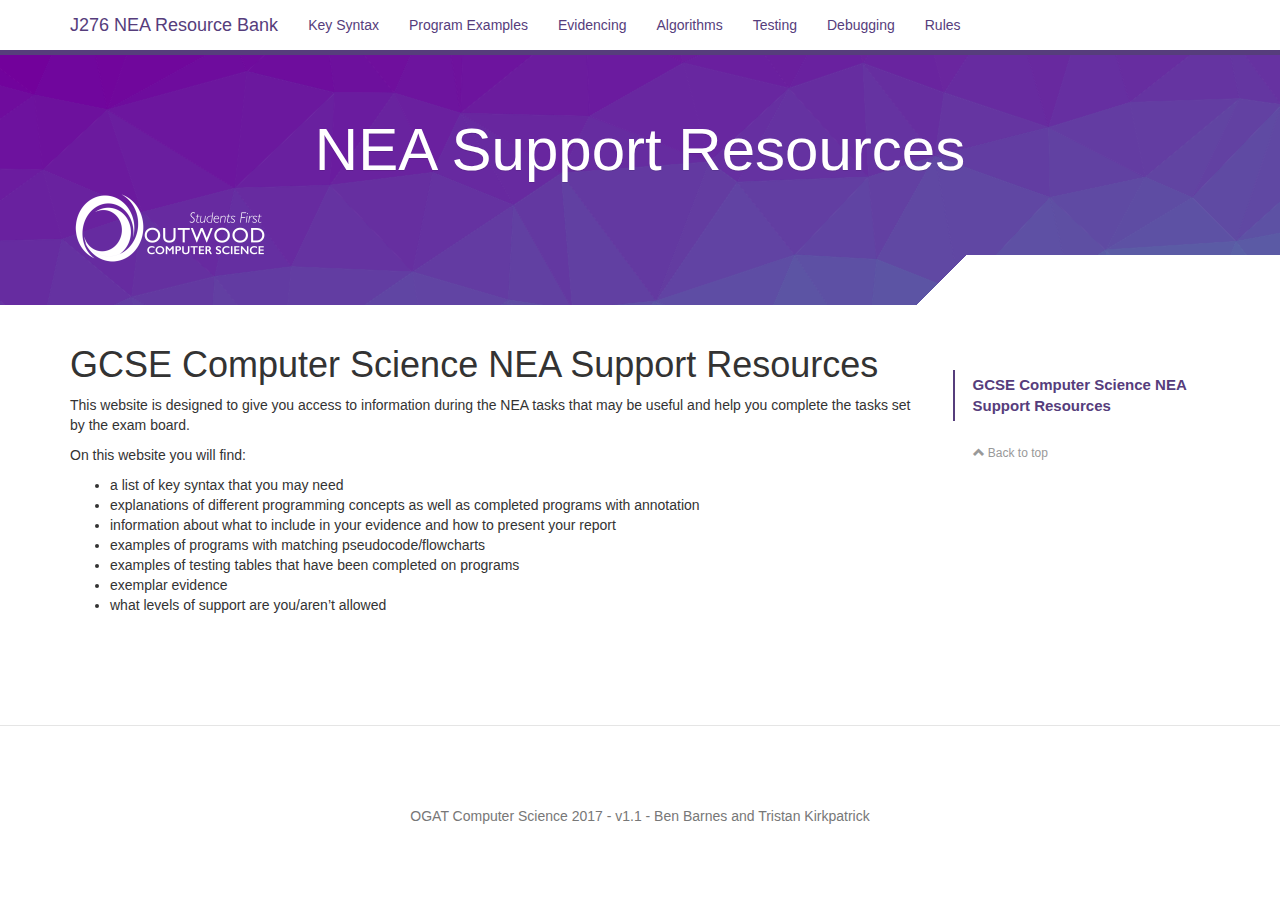
<file: index.html>
<!DOCTYPE html>
<html lang="en" class="no-js">
    <head>
        <meta charset="utf-8">
<meta http-equiv="X-UA-Compatible" content="IE=edge">
<meta name="viewport" content="width=device-width, initial-scale=1">

<title>J276 NEA Resource Bank </title>
<meta name="description"
      content="">

<link rel="stylesheet" href="css/bootstrap.min.css">
<link rel="stylesheet" href="assets/css/docs.css">
<link rel="stylesheet" href="assets/css/styles.css">


<link rel="stylesheet" href="css/main.css">


<link rel="canonical" href="/">
<link rel="alternate" type="application/rss+xml" title="J276 NEA Resource Bank" href="/feed.xml">

<style>
    #jumbotron-header {
        background: #67008E;
        background: linear-gradient(135deg, #67008E, #5B3293);
    }
</style>

<script src="js/jquery-1.11.2.min.js"></script>
<script src="js/bootstrap.min.js"></script>
<script src="js/stickyfill.min.js"></script>
<script src='assets/js/docs.min.js'></script>

    </head>

    <body>
        
<!--
<header class="navbar navbar-static-top bs-docs-nav" id="top">
    <div class="container">
        <div class="navbar-header" role="banner">
            <button class="navbar-toggle" type="button" data-toggle="collapse" data-target=".bs-navbar-collapse">
                <span class="sr-only">Toggle navigation</span>
                <span class="icon-bar"></span>
                <span class="icon-bar"></span>
                <span class="icon-bar"></span>
            </button>
            <a class="navbar-brand" href="/index.html">OGAT NEA Resource Bank - J276</a>
        </div>
        <nav class="collapse navbar-collapse bs-navbar-collapse" role="navigation">


            <ul class="nav navbar-nav">
                
                
                    
                        <li >
                            <a href="/algorithms.html">Algorithms</a>
                        </li>
                    
                
                    
                        <li >
                            <a href="/debugging.html">Debugging</a>
                        </li>
                    
                
                    
                        <li >
                            <a href="/evidencing.html">Evidencing</a>
                        </li>
                    
                
                    
                
                    
                
                    
                        <li >
                            <a href="/key-syntax.html">Key Syntax</a>
                        </li>
                    
                
                    
                        <li >
                            <a href="/programming.html">Program Examples</a>
                        </li>
                    
                
                    
                        <li >
                            <a href="/rules.html">Rules</a>
                        </li>
                    
                
                    
                
                    
                        <li >
                            <a href="/testing.html">Testing</a>
                        </li>
                    
                
            </ul>



        </nav>
    </div>
</header>
-->

<header class="navbar navbar-fixed-top bs-docs-nav" id="top">
    <div class="container">
        <div class="navbar-header" role="banner">
            <button class="navbar-toggle" type="button" data-toggle="collapse" data-target=".bs-navbar-collapse">
                <span class="sr-only">Toggle navigation</span>
                <span class="icon-bar"></span>
                <span class="icon-bar"></span>
                <span class="icon-bar"></span>
            </button>
            <a class="navbar-brand" href="./index.html">J276 NEA Resource Bank</a>
        </div>
        <nav class="collapse navbar-collapse bs-navbar-collapse" role="navigation">
            <ul class="nav navbar-nav">
                
                
                    
                
                    
                
                    
                
                    
                        <li >
                            <a href="./key-syntax.html">Key Syntax</a>
                        </li>
                    
                
                    
                        <li >
                            <a href="./programming.html">Program Examples</a>
                        </li>
                    
                
                    
                        <li >
                            <a href="./evidencing.html">Evidencing</a>
                        </li>
                    
                
                    
                        <li >
                            <a href="./algorithms.html">Algorithms</a>
                        </li>
                    
                
                    
                        <li >
                            <a href="./testing.html">Testing</a>
                        </li>
                    
                
                    
                        <li >
                            <a href="./debugging.html">Debugging</a>
                        </li>
                    
                
                    
                        <li >
                            <a href="./rules.html">Rules</a>
                        </li>
                    
                
            </ul>
            <ul class="nav navbar-nav navbar-right">
                
            </ul>
        </nav>
    </div>
</header>

        
    <div class="bs-docs-masthead" id="jumbotron-header">
        <div class="container">
            <h1 class="home-title">NEA Support Resources</h1>
            <img src="./images/logo.png" alt="OGAT" width="200">
        </div>
    </div>



        <div class="container">
    <div class="bs-docs-container row">
        <div class="col-md-12" role="main">
            <div class="bs-docs-section"><h1 id="gcse-computer-science-nea-support-resources">GCSE Computer Science NEA Support Resources</h1>

<p>This website is designed to give you access to information during the NEA tasks that may be useful and help you complete the tasks set by the exam board.</p>

<p>On this website you will find:</p>
<ul>
  <li>a list of key syntax that you may need</li>
  <li>explanations of different programming concepts as well as completed programs with annotation</li>
  <li>information about what to include in your evidence and how to present your report</li>
  <li>examples of programs with matching pseudocode/flowcharts</li>
  <li>examples of testing tables that have been completed on programs</li>
  <li>exemplar evidence</li>
  <li>what levels of support are you/aren’t allowed</li>
</ul>
</div>
        </div>

        <div class="col-md-3 bs-docs-sidebar hidden-print" role="complementary">
            <ul class="nav bs-docs-sidenav"></ul>

            <a class="back-to-top" id="back-to-top" href="#top"> <i class="glyphicon glyphicon-chevron-up"></i>
                Back to top
            </a>
        </div>
    </div>

    
</div>


        <footer class="bs-docs-footer" role="contentinfo">
    <div class="container">
        <div class="bs-docs-social">
            <ul class="bs-docs-social-buttons">
                
            </ul>
        </div>

        <p>
            OGAT Computer Science 2017 - v1.1 - Ben Barnes and Tristan Kirkpatrick</a>
        </p>
        <p>
        </p>


    </div>
</footer>


    <script src="js/d3.min.js"></script>
    <script src="js/trianglify.min.js"></script>
    <script>
        trianglify("#67008E", "#5B3293");
    </script>
    <script>
          if ($('#back-to-top').length) {
          var scrollTrigger = 100, // px
              backToTop = function () {
                  var scrollTop = $(window).scrollTop();
                  if (scrollTop > scrollTrigger) {
                      $('#back-to-top').addClass('show');
                  } else {
                      $('#back-to-top').removeClass('show');
                  }
              };
          backToTop();
          $(window).on('scroll', function () {
              backToTop();
          });
          $('#back-to-top').on('click', function (e) {
              e.preventDefault();
              $('html,body').animate({
                  scrollTop: 0
              }, 700);
          });
      }
      </script>





    </body>
</html>
</file>
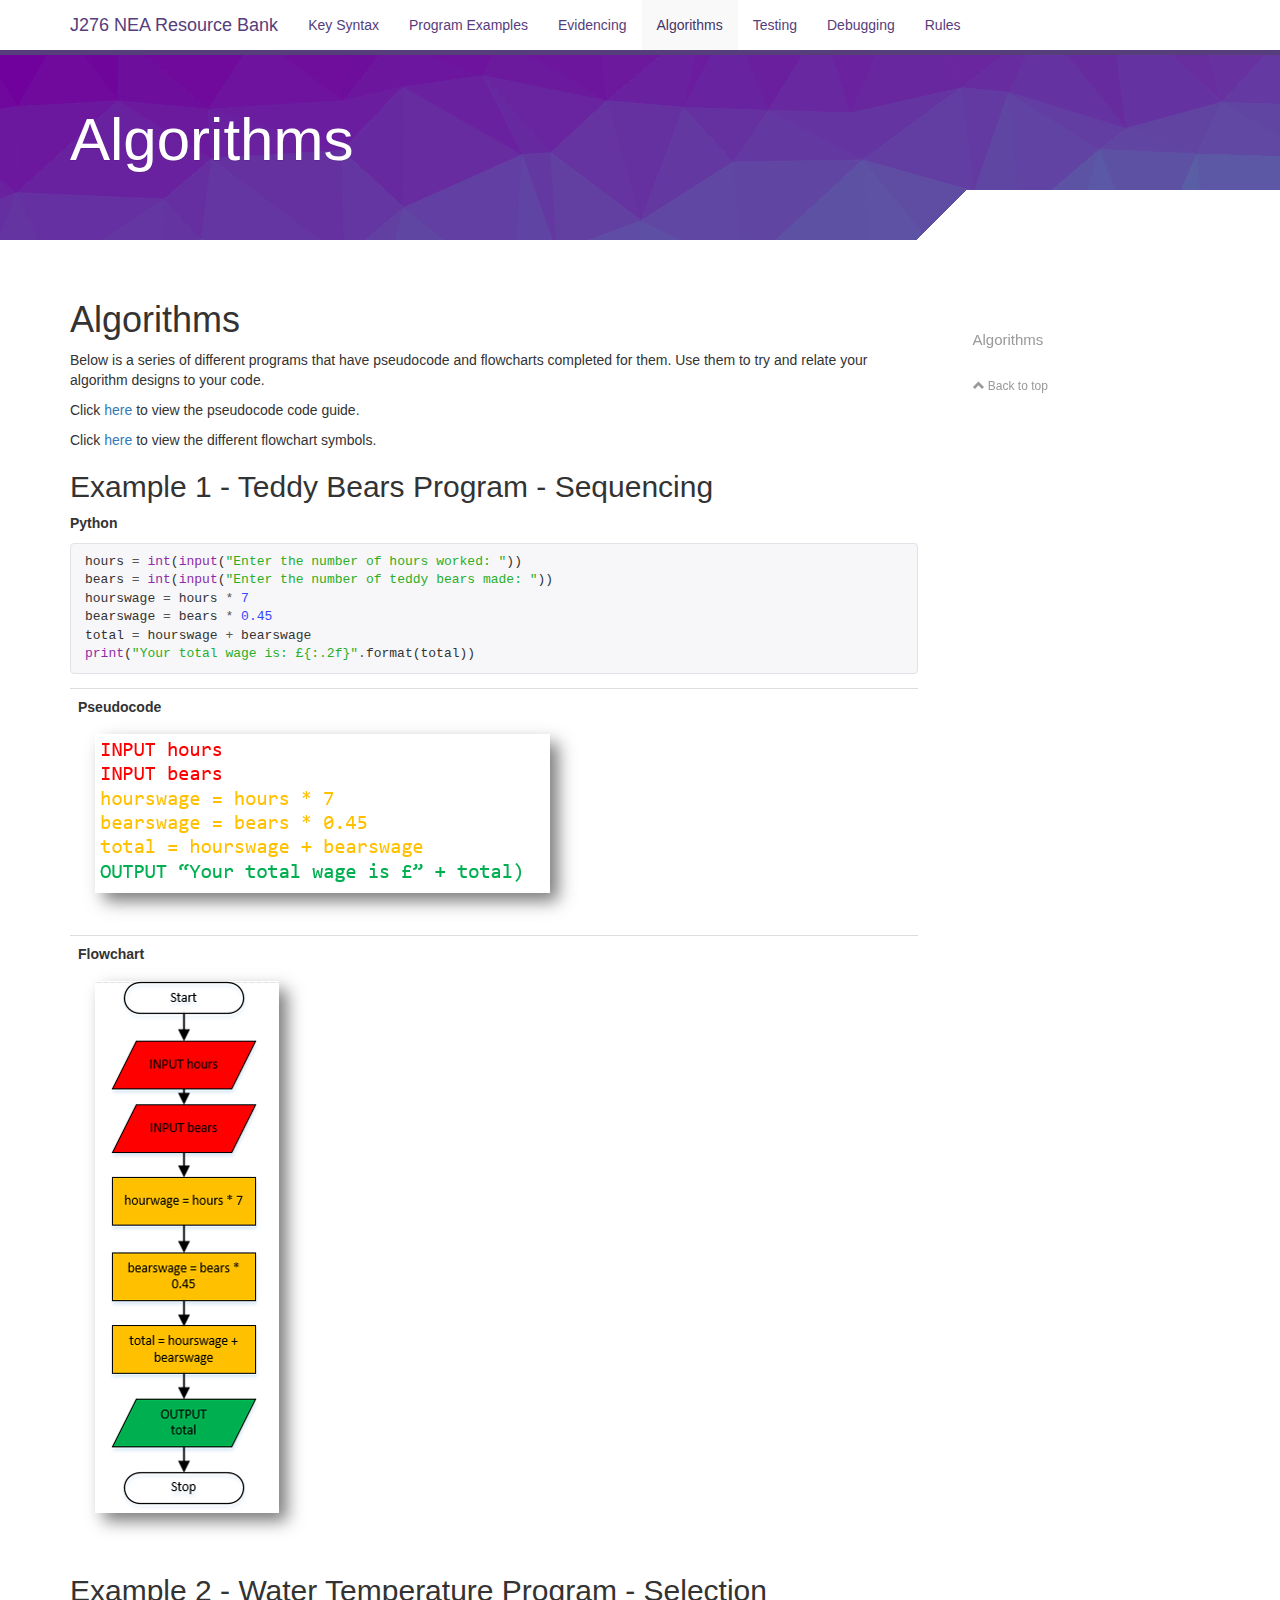
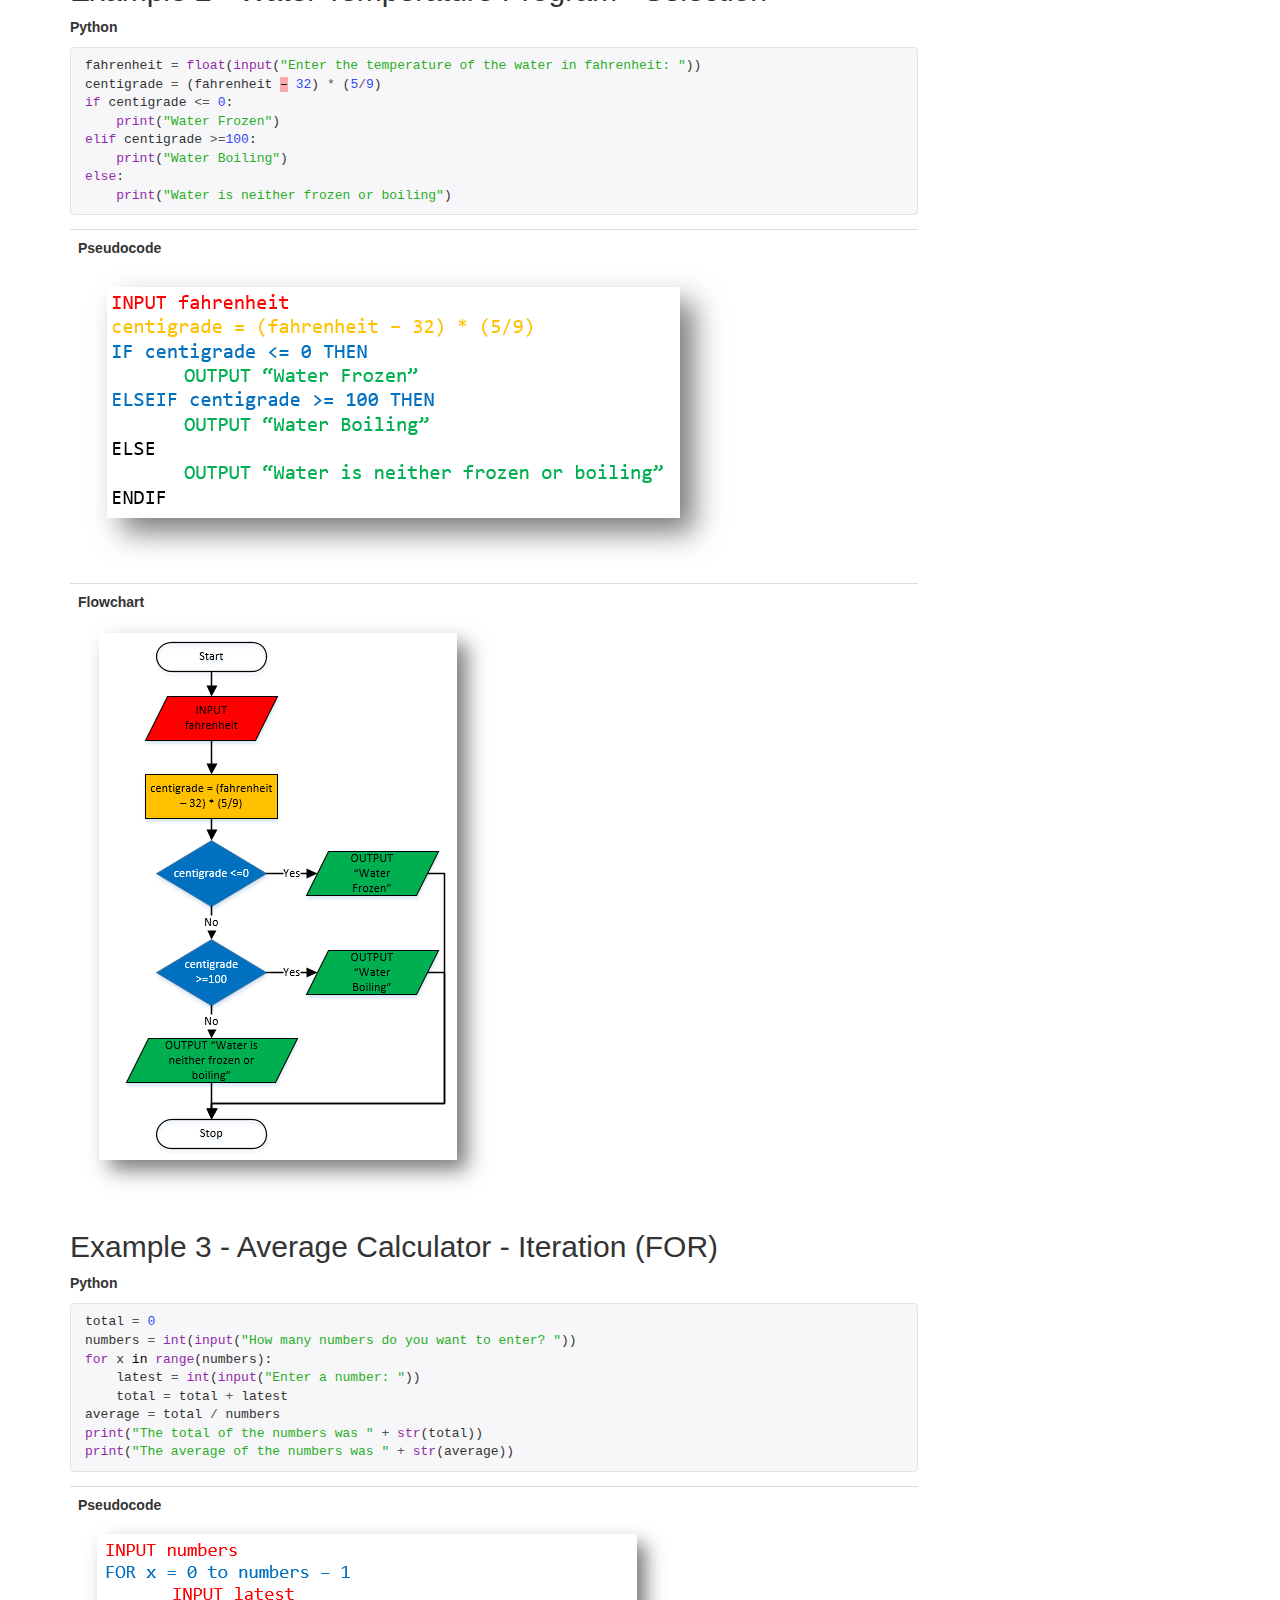
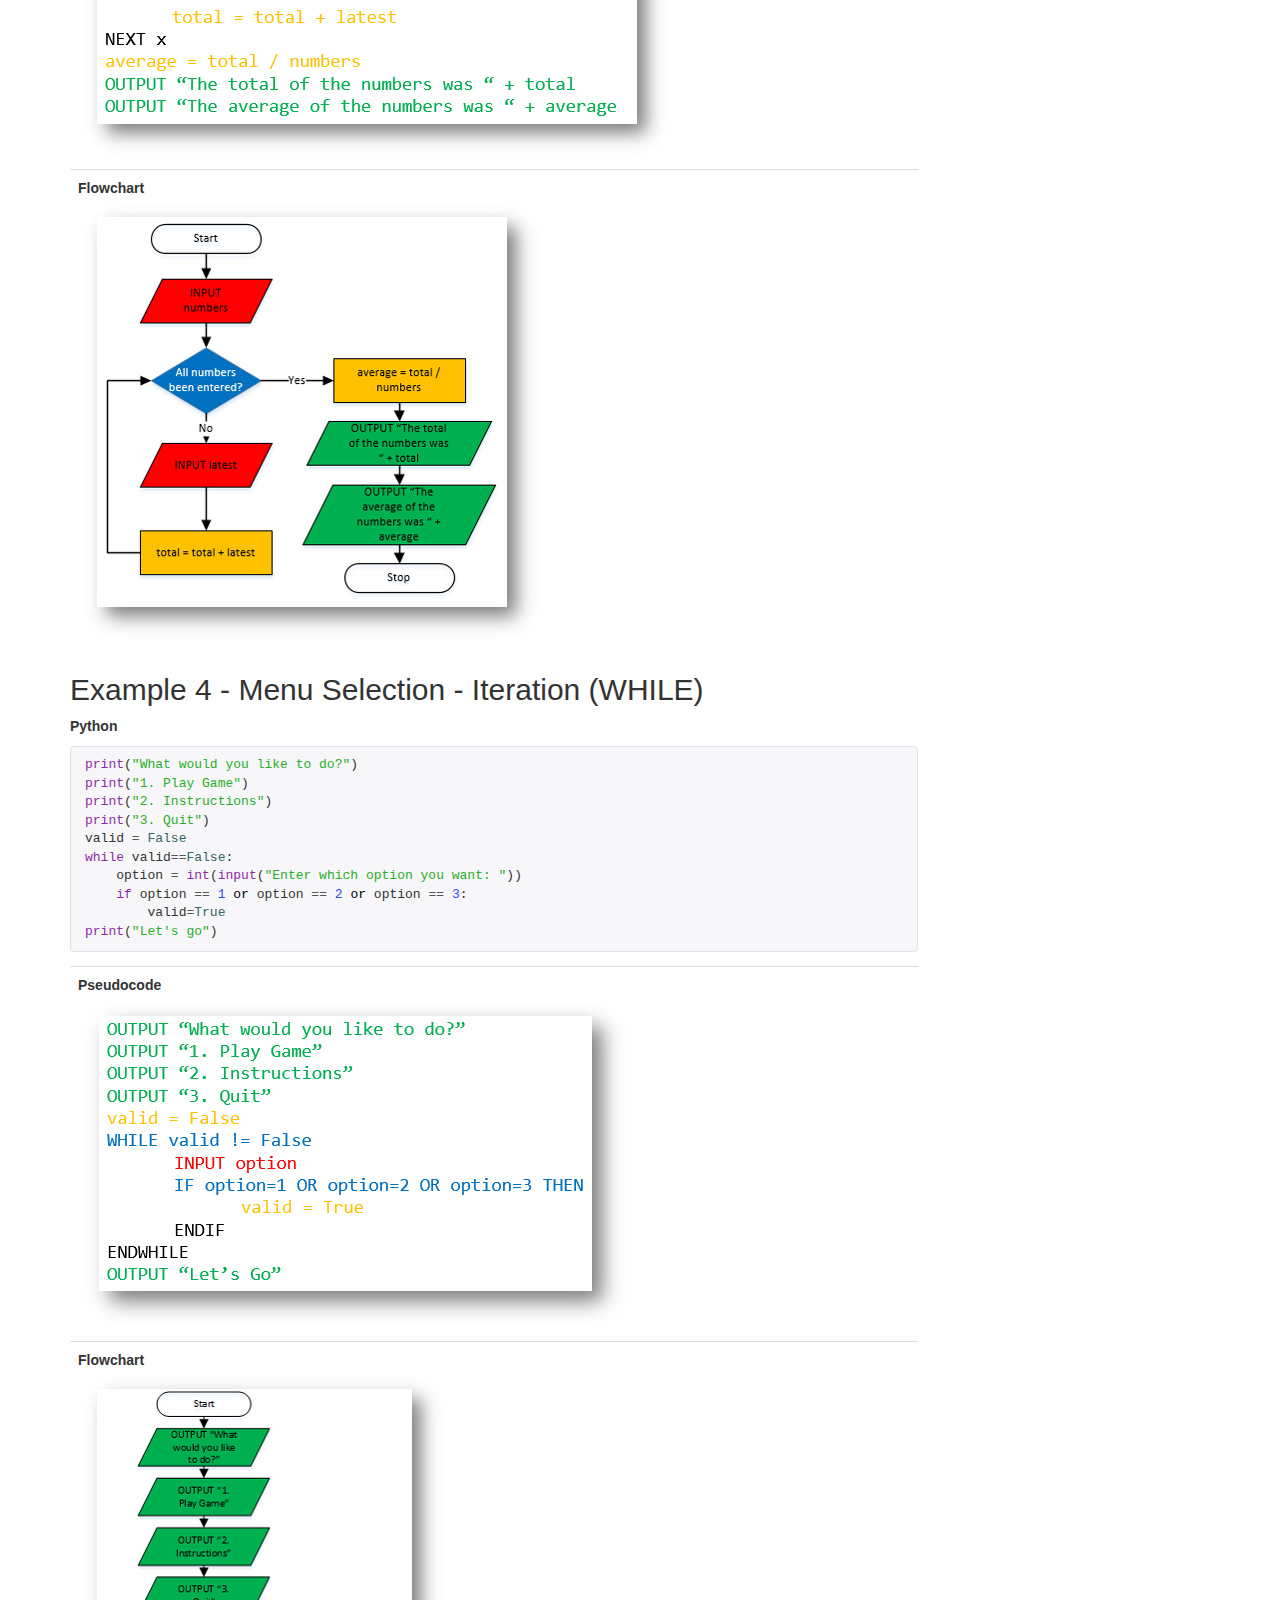
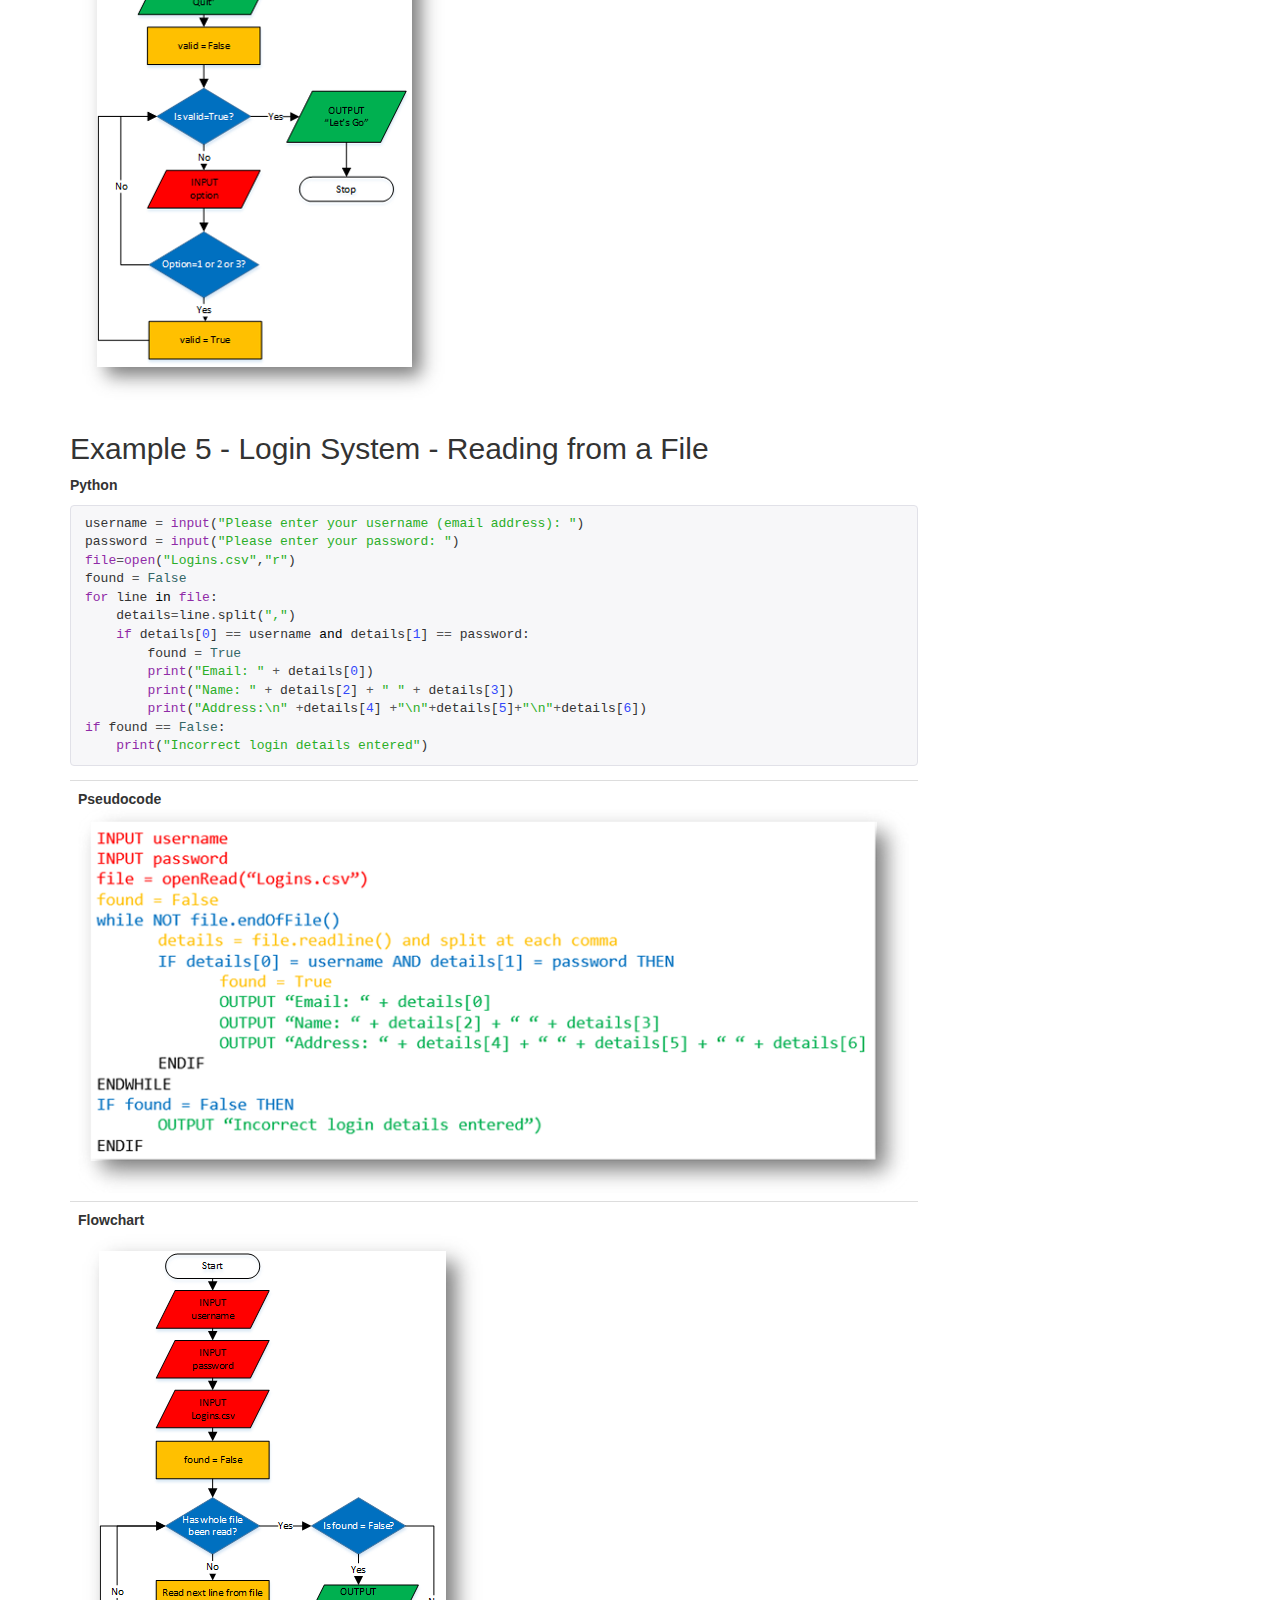
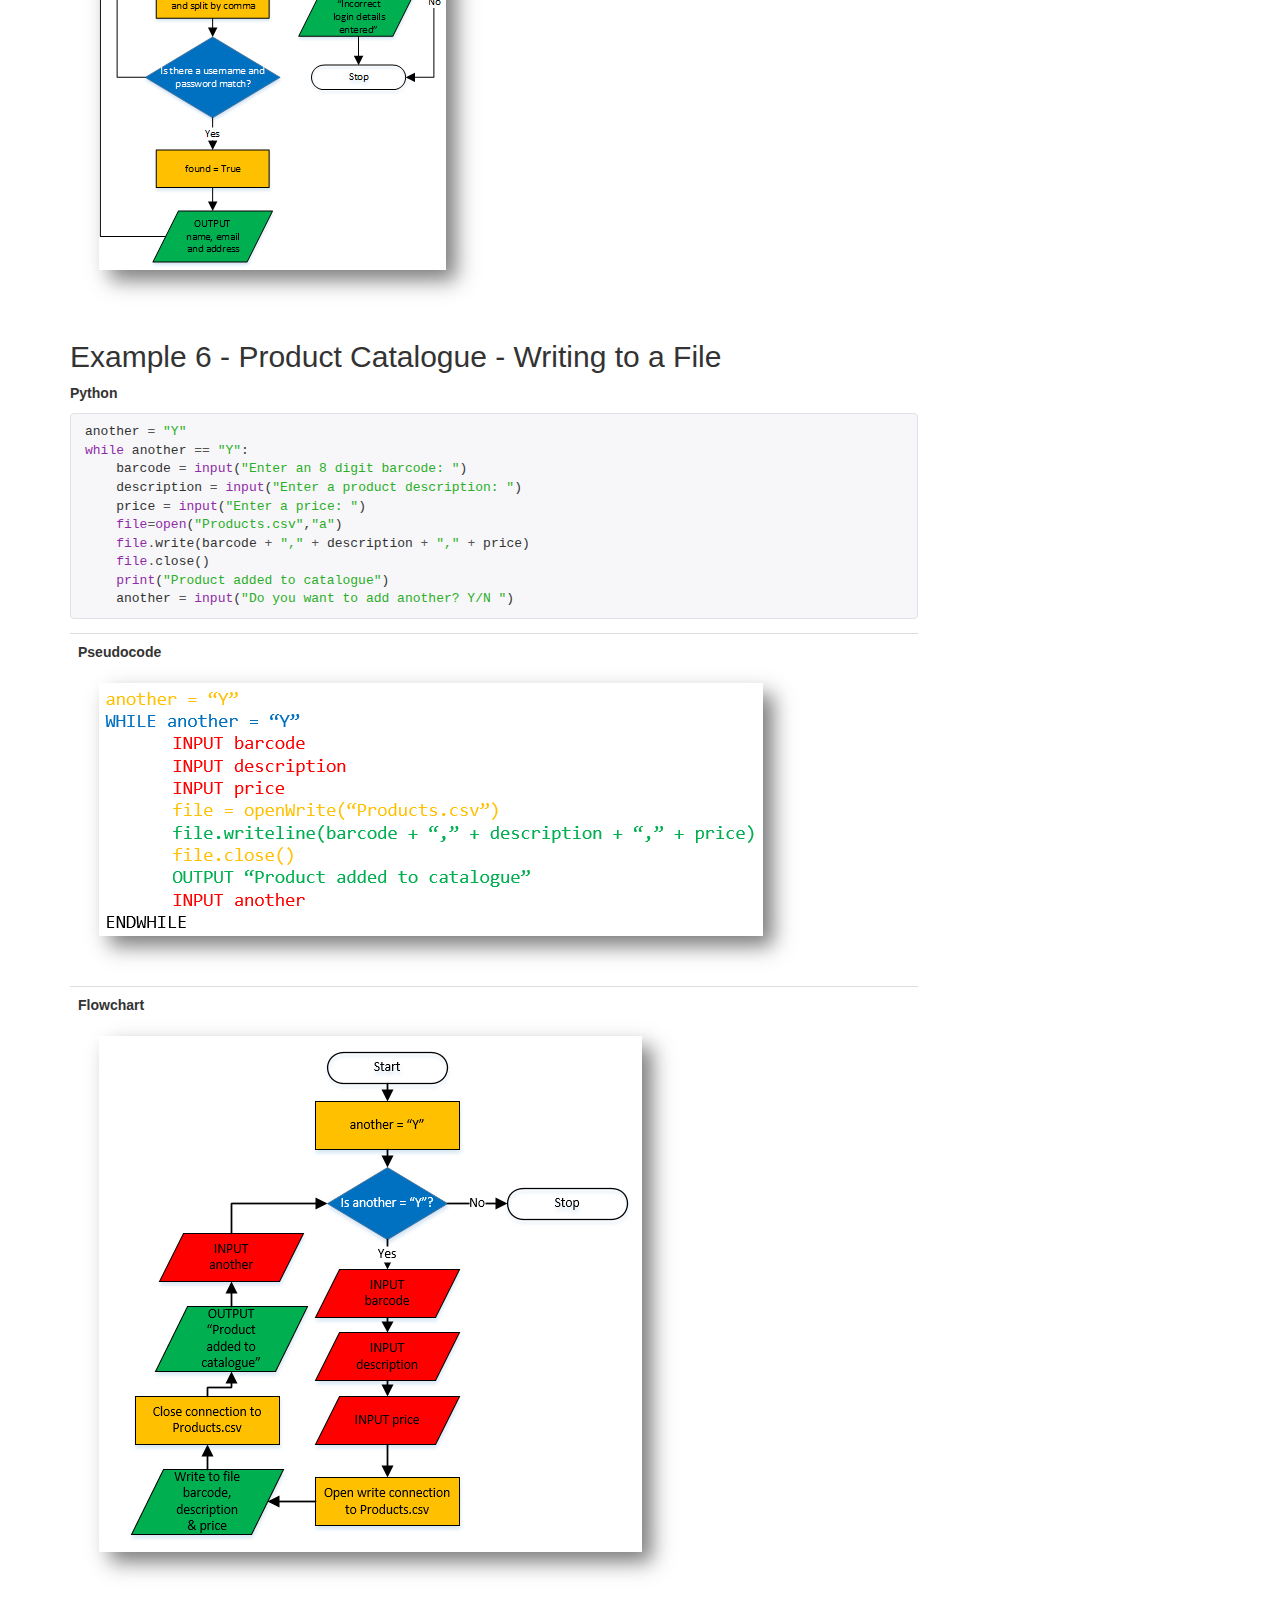
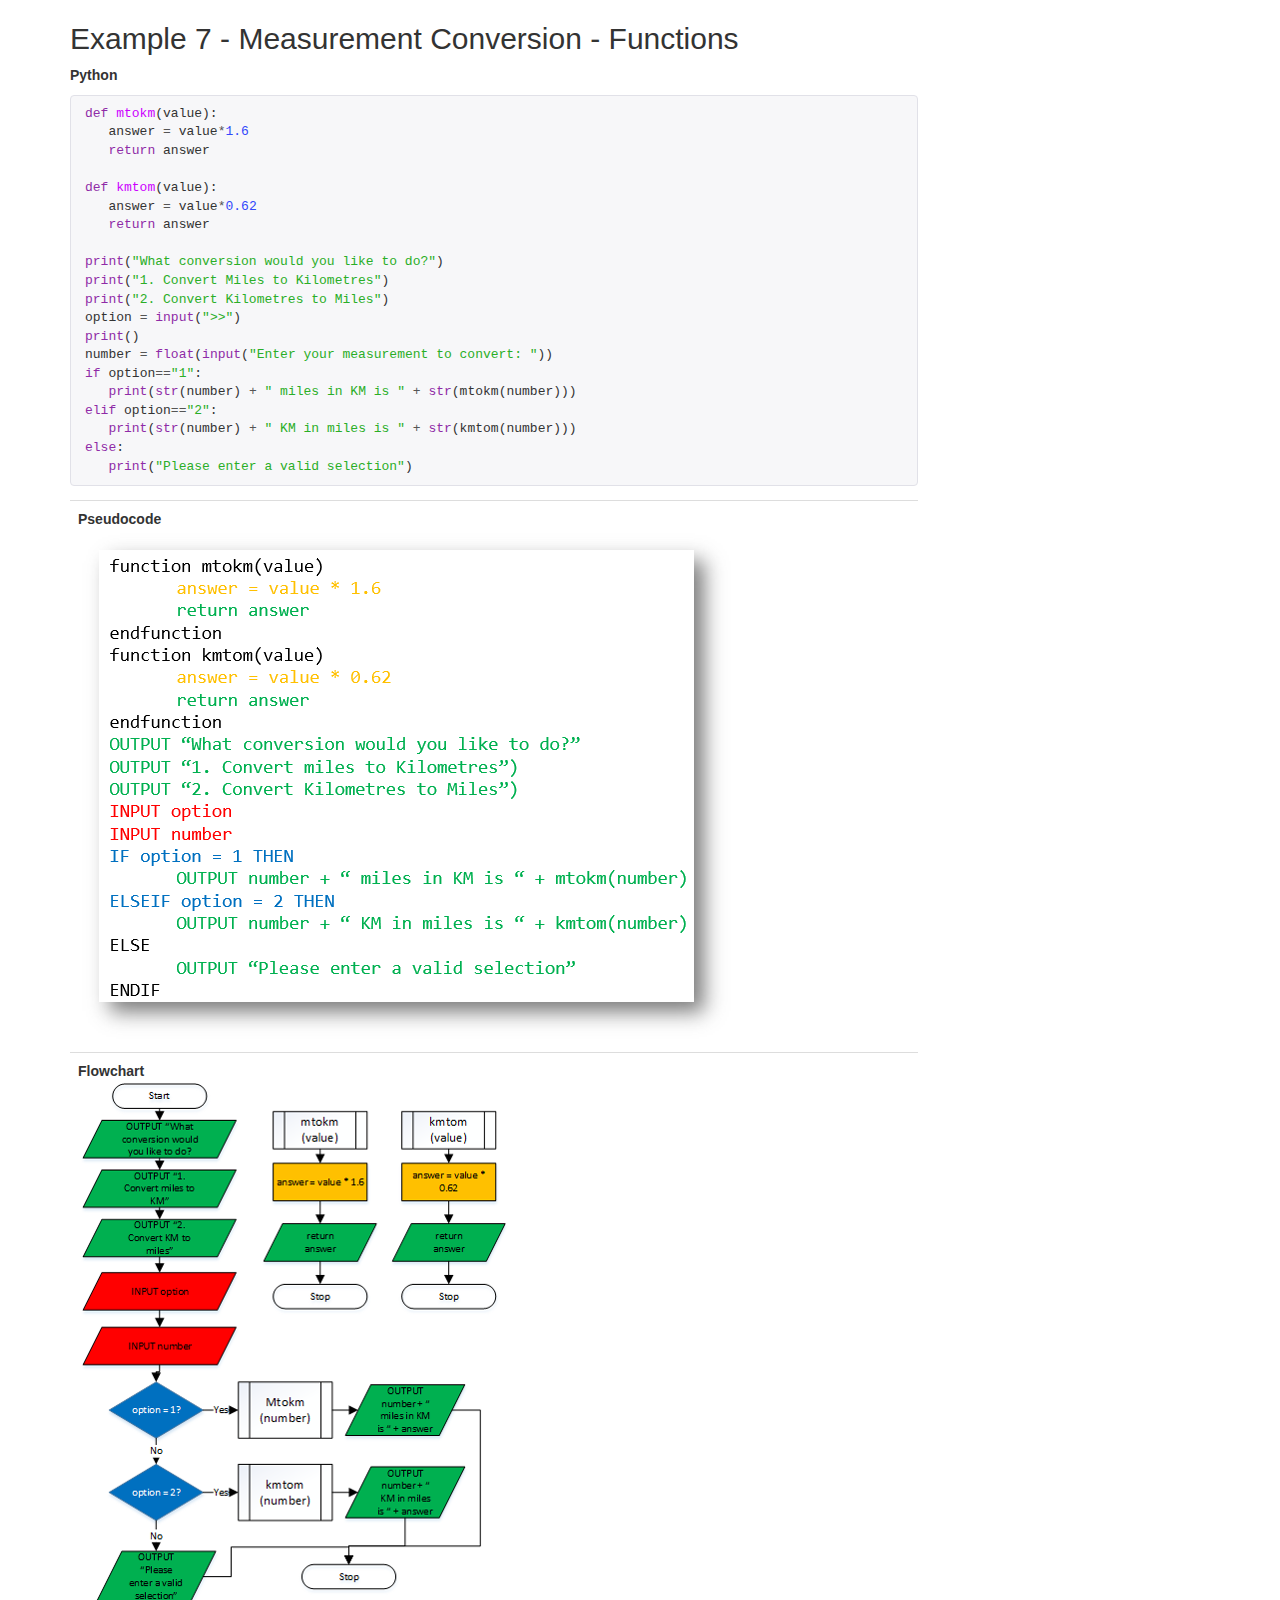
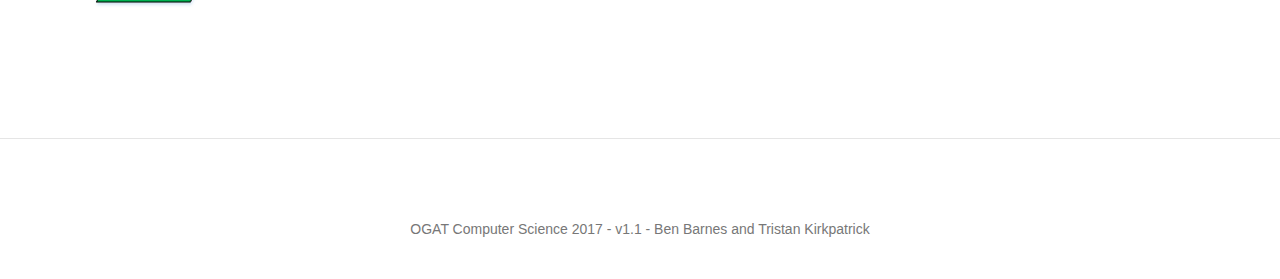
<file: algorithms.html>
<!DOCTYPE html>
<html lang="en" class="no-js">
    <head>
        <meta charset="utf-8">
<meta http-equiv="X-UA-Compatible" content="IE=edge">
<meta name="viewport" content="width=device-width, initial-scale=1">

<title>Algorithms</title>
<meta name="description"
      content="">

<link rel="stylesheet" href="css/bootstrap.min.css">
<link rel="stylesheet" href="assets/css/docs.css">
<link rel="stylesheet" href="assets/css/styles.css">


<link rel="stylesheet" href="css/main.css">


<link rel="canonical" href="/algorithms.html">
<link rel="alternate" type="application/rss+xml" title="J276 NEA Resource Bank" href="/feed.xml">

<style>
    #jumbotron-header {
        background: #67008E;
        background: linear-gradient(135deg, #67008E, #5B3293);
    }
</style>

<script src="js/jquery-1.11.2.min.js"></script>
<script src="js/bootstrap.min.js"></script>
<script src="js/stickyfill.min.js"></script>
<script src='assets/js/docs.min.js'></script>

    </head>

    <body>
        
<!--
<header class="navbar navbar-static-top bs-docs-nav" id="top">
    <div class="container">
        <div class="navbar-header" role="banner">
            <button class="navbar-toggle" type="button" data-toggle="collapse" data-target=".bs-navbar-collapse">
                <span class="sr-only">Toggle navigation</span>
                <span class="icon-bar"></span>
                <span class="icon-bar"></span>
                <span class="icon-bar"></span>
            </button>
            <a class="navbar-brand" href="/index.html">OGAT NEA Resource Bank - J276</a>
        </div>
        <nav class="collapse navbar-collapse bs-navbar-collapse" role="navigation">


            <ul class="nav navbar-nav">
                
                
                    
                        <li class="active">
                            <a href="/algorithms.html">Algorithms</a>
                        </li>
                    
                
                    
                        <li >
                            <a href="/debugging.html">Debugging</a>
                        </li>
                    
                
                    
                        <li >
                            <a href="/evidencing.html">Evidencing</a>
                        </li>
                    
                
                    
                
                    
                
                    
                        <li >
                            <a href="/key-syntax.html">Key Syntax</a>
                        </li>
                    
                
                    
                        <li >
                            <a href="/programming.html">Program Examples</a>
                        </li>
                    
                
                    
                        <li >
                            <a href="/rules.html">Rules</a>
                        </li>
                    
                
                    
                
                    
                        <li >
                            <a href="/testing.html">Testing</a>
                        </li>
                    
                
            </ul>



        </nav>
    </div>
</header>
-->

<header class="navbar navbar-fixed-top bs-docs-nav" id="top">
    <div class="container">
        <div class="navbar-header" role="banner">
            <button class="navbar-toggle" type="button" data-toggle="collapse" data-target=".bs-navbar-collapse">
                <span class="sr-only">Toggle navigation</span>
                <span class="icon-bar"></span>
                <span class="icon-bar"></span>
                <span class="icon-bar"></span>
            </button>
            <a class="navbar-brand" href="./index.html">J276 NEA Resource Bank</a>
        </div>
        <nav class="collapse navbar-collapse bs-navbar-collapse" role="navigation">
            <ul class="nav navbar-nav">
                
                
                    
                
                    
                
                    
                
                    
                        <li >
                            <a href="./key-syntax.html">Key Syntax</a>
                        </li>
                    
                
                    
                        <li >
                            <a href="./programming.html">Program Examples</a>
                        </li>
                    
                
                    
                        <li >
                            <a href="./evidencing.html">Evidencing</a>
                        </li>
                    
                
                    
                        <li class="active">
                            <a href="./algorithms.html">Algorithms</a>
                        </li>
                    
                
                    
                        <li >
                            <a href="./testing.html">Testing</a>
                        </li>
                    
                
                    
                        <li >
                            <a href="./debugging.html">Debugging</a>
                        </li>
                    
                
                    
                        <li >
                            <a href="./rules.html">Rules</a>
                        </li>
                    
                
            </ul>
            <ul class="nav navbar-nav navbar-right">
                
            </ul>
        </nav>
    </div>
</header>

        
    <div class="bs-docs-header" id="jumbotron-header">
        <div class="container">
            <h1>Algorithms</h1>
            <p></p>
        </div>
    </div>



        <div class="container">
    <div class="bs-docs-container row">
        <div class="col-md-12" role="main">
            <div class="bs-docs-section"><h1 id="algorithms">Algorithms</h1>
<p>Below is a series of different programs that have pseudocode and flowcharts completed for them. Use them to try and relate your algorithm designs to your code.</p>

<p>Click <a href="./docs/PseudocodeStructureOCR.pdf">here</a> to view the pseudocode code guide.</p>

<p>Click <a href="./docs/FlowchartSymbols.pdf">here</a> to view the different flowchart symbols.</p>

<h2 id="example-1---teddy-bears-program---sequencing">Example 1 - Teddy Bears Program - Sequencing</h2>

<p><b>Python</b></p>

<div class="language-python highlighter-rouge"><pre class="highlight"><code><span class="n">hours</span> <span class="o">=</span> <span class="nb">int</span><span class="p">(</span><span class="nb">input</span><span class="p">(</span><span class="s">"Enter the number of hours worked: "</span><span class="p">))</span>
<span class="n">bears</span> <span class="o">=</span> <span class="nb">int</span><span class="p">(</span><span class="nb">input</span><span class="p">(</span><span class="s">"Enter the number of teddy bears made: "</span><span class="p">))</span>
<span class="n">hourswage</span> <span class="o">=</span> <span class="n">hours</span> <span class="o">*</span> <span class="mi">7</span>
<span class="n">bearswage</span> <span class="o">=</span> <span class="n">bears</span> <span class="o">*</span> <span class="mf">0.45</span>
<span class="n">total</span> <span class="o">=</span> <span class="n">hourswage</span> <span class="o">+</span> <span class="n">bearswage</span>
<span class="k">print</span><span class="p">(</span><span class="s">"Your total wage is: £{:.2f}"</span><span class="o">.</span><span class="n">format</span><span class="p">(</span><span class="n">total</span><span class="p">))</span>
</code></pre>
</div>

<table class="table">
<tr>
<td><b>Pseudocode</b><br /><img src="./images/algorithm2.png" /></td></tr>
<tr>
<td><b>Flowchart</b><br /><img src="./images/algorithm1.png" /></td>
</tr>
</table>

<h2 id="example-2---water-temperature-program---selection">Example 2 - Water Temperature Program - Selection</h2>

<p><b>Python</b></p>

<div class="language-python highlighter-rouge"><pre class="highlight"><code><span class="n">fahrenheit</span> <span class="o">=</span> <span class="nb">float</span><span class="p">(</span><span class="nb">input</span><span class="p">(</span><span class="s">"Enter the temperature of the water in fahrenheit: "</span><span class="p">))</span>
<span class="n">centigrade</span> <span class="o">=</span> <span class="p">(</span><span class="n">fahrenheit</span> <span class="err">–</span> <span class="mi">32</span><span class="p">)</span> <span class="o">*</span> <span class="p">(</span><span class="mi">5</span><span class="o">/</span><span class="mi">9</span><span class="p">)</span>
<span class="k">if</span> <span class="n">centigrade</span> <span class="o">&lt;=</span> <span class="mi">0</span><span class="p">:</span>
    <span class="k">print</span><span class="p">(</span><span class="s">"Water Frozen"</span><span class="p">)</span>
<span class="k">elif</span> <span class="n">centigrade</span> <span class="o">&gt;=</span><span class="mi">100</span><span class="p">:</span>
    <span class="k">print</span><span class="p">(</span><span class="s">"Water Boiling"</span><span class="p">)</span>
<span class="k">else</span><span class="p">:</span>
    <span class="k">print</span><span class="p">(</span><span class="s">"Water is neither frozen or boiling"</span><span class="p">)</span>
</code></pre>
</div>
<table class="table">
<tr>
<td><b>Pseudocode</b><br /><img src="./images/algorithm4.png" /></td></tr>
<tr>
<td><b>Flowchart</b><br /><img src="./images/algorithm3.png" /></td>
</tr>
</table>

<h2 id="example-3---average-calculator---iteration-for">Example 3 - Average Calculator - Iteration (FOR)</h2>

<p><b>Python</b></p>

<div class="language-python highlighter-rouge"><pre class="highlight"><code><span class="n">total</span> <span class="o">=</span> <span class="mi">0</span>
<span class="n">numbers</span> <span class="o">=</span> <span class="nb">int</span><span class="p">(</span><span class="nb">input</span><span class="p">(</span><span class="s">"How many numbers do you want to enter? "</span><span class="p">))</span>
<span class="k">for</span> <span class="n">x</span> <span class="ow">in</span> <span class="nb">range</span><span class="p">(</span><span class="n">numbers</span><span class="p">):</span>
    <span class="n">latest</span> <span class="o">=</span> <span class="nb">int</span><span class="p">(</span><span class="nb">input</span><span class="p">(</span><span class="s">"Enter a number: "</span><span class="p">))</span>
    <span class="n">total</span> <span class="o">=</span> <span class="n">total</span> <span class="o">+</span> <span class="n">latest</span>
<span class="n">average</span> <span class="o">=</span> <span class="n">total</span> <span class="o">/</span> <span class="n">numbers</span>
<span class="k">print</span><span class="p">(</span><span class="s">"The total of the numbers was "</span> <span class="o">+</span> <span class="nb">str</span><span class="p">(</span><span class="n">total</span><span class="p">))</span>
<span class="k">print</span><span class="p">(</span><span class="s">"The average of the numbers was "</span> <span class="o">+</span> <span class="nb">str</span><span class="p">(</span><span class="n">average</span><span class="p">))</span>
</code></pre>
</div>
<table class="table">
<tr>
<td><b>Pseudocode</b><br /><img src="./images/algorithm6.png" /></td></tr>
<tr>
<td colspan="2"><b>Flowchart</b><br /><img src="./images/algorithm5.png" /></td>
</tr>
</table>

<h2 id="example-4---menu-selection---iteration-while">Example 4 - Menu Selection - Iteration (WHILE)</h2>

<p><b>Python</b></p>

<div class="language-python highlighter-rouge"><pre class="highlight"><code><span class="k">print</span><span class="p">(</span><span class="s">"What would you like to do?"</span><span class="p">)</span>
<span class="k">print</span><span class="p">(</span><span class="s">"1. Play Game"</span><span class="p">)</span>
<span class="k">print</span><span class="p">(</span><span class="s">"2. Instructions"</span><span class="p">)</span>
<span class="k">print</span><span class="p">(</span><span class="s">"3. Quit"</span><span class="p">)</span>
<span class="n">valid</span> <span class="o">=</span> <span class="bp">False</span>
<span class="k">while</span> <span class="n">valid</span><span class="o">==</span><span class="bp">False</span><span class="p">:</span>
    <span class="n">option</span> <span class="o">=</span> <span class="nb">int</span><span class="p">(</span><span class="nb">input</span><span class="p">(</span><span class="s">"Enter which option you want: "</span><span class="p">))</span>
    <span class="k">if</span> <span class="n">option</span> <span class="o">==</span> <span class="mi">1</span> <span class="ow">or</span> <span class="n">option</span> <span class="o">==</span> <span class="mi">2</span> <span class="ow">or</span> <span class="n">option</span> <span class="o">==</span> <span class="mi">3</span><span class="p">:</span>
        <span class="n">valid</span><span class="o">=</span><span class="bp">True</span>
<span class="k">print</span><span class="p">(</span><span class="s">"Let's go"</span><span class="p">)</span>
</code></pre>
</div>

<table class="table">
<tr>
<td><b>Pseudocode</b><br /><img src="./images/algorithm8.png" /></td></tr>
<tr>
<td><b>Flowchart</b><br /><img src="./images/algorithm7.png" /></td>
</tr>
</table>

<h2 id="example-5---login-system---reading-from-a-file">Example 5 - Login System - Reading from a File</h2>

<p><b>Python</b></p>

<div class="language-python highlighter-rouge"><pre class="highlight"><code><span class="n">username</span> <span class="o">=</span> <span class="nb">input</span><span class="p">(</span><span class="s">"Please enter your username (email address): "</span><span class="p">)</span>
<span class="n">password</span> <span class="o">=</span> <span class="nb">input</span><span class="p">(</span><span class="s">"Please enter your password: "</span><span class="p">)</span>
<span class="nb">file</span><span class="o">=</span><span class="nb">open</span><span class="p">(</span><span class="s">"Logins.csv"</span><span class="p">,</span><span class="s">"r"</span><span class="p">)</span>
<span class="n">found</span> <span class="o">=</span> <span class="bp">False</span>
<span class="k">for</span> <span class="n">line</span> <span class="ow">in</span> <span class="nb">file</span><span class="p">:</span>
    <span class="n">details</span><span class="o">=</span><span class="n">line</span><span class="o">.</span><span class="n">split</span><span class="p">(</span><span class="s">","</span><span class="p">)</span>
    <span class="k">if</span> <span class="n">details</span><span class="p">[</span><span class="mi">0</span><span class="p">]</span> <span class="o">==</span> <span class="n">username</span> <span class="ow">and</span> <span class="n">details</span><span class="p">[</span><span class="mi">1</span><span class="p">]</span> <span class="o">==</span> <span class="n">password</span><span class="p">:</span>
        <span class="n">found</span> <span class="o">=</span> <span class="bp">True</span>
        <span class="k">print</span><span class="p">(</span><span class="s">"Email: "</span> <span class="o">+</span> <span class="n">details</span><span class="p">[</span><span class="mi">0</span><span class="p">])</span>
        <span class="k">print</span><span class="p">(</span><span class="s">"Name: "</span> <span class="o">+</span> <span class="n">details</span><span class="p">[</span><span class="mi">2</span><span class="p">]</span> <span class="o">+</span> <span class="s">" "</span> <span class="o">+</span> <span class="n">details</span><span class="p">[</span><span class="mi">3</span><span class="p">])</span>
        <span class="k">print</span><span class="p">(</span><span class="s">"Address:</span><span class="se">\n</span><span class="s">"</span> <span class="o">+</span><span class="n">details</span><span class="p">[</span><span class="mi">4</span><span class="p">]</span> <span class="o">+</span><span class="s">"</span><span class="se">\n</span><span class="s">"</span><span class="o">+</span><span class="n">details</span><span class="p">[</span><span class="mi">5</span><span class="p">]</span><span class="o">+</span><span class="s">"</span><span class="se">\n</span><span class="s">"</span><span class="o">+</span><span class="n">details</span><span class="p">[</span><span class="mi">6</span><span class="p">])</span>
<span class="k">if</span> <span class="n">found</span> <span class="o">==</span> <span class="bp">False</span><span class="p">:</span>
    <span class="k">print</span><span class="p">(</span><span class="s">"Incorrect login details entered"</span><span class="p">)</span>
</code></pre>
</div>

<table class="table">
<tr>
<td><b>Pseudocode</b><br /><img src="./images/algorithm10.png" /></td></tr>
<tr>
<td colspan="2"><b>Flowchart</b><br /><img src="./images/algorithm9.png" /></td>
</tr>
</table>

<h2 id="example-6---product-catalogue---writing-to-a-file">Example 6 - Product Catalogue - Writing to a File</h2>

<p><b>Python</b></p>

<div class="language-python highlighter-rouge"><pre class="highlight"><code><span class="n">another</span> <span class="o">=</span> <span class="s">"Y"</span>
<span class="k">while</span> <span class="n">another</span> <span class="o">==</span> <span class="s">"Y"</span><span class="p">:</span>
    <span class="n">barcode</span> <span class="o">=</span> <span class="nb">input</span><span class="p">(</span><span class="s">"Enter an 8 digit barcode: "</span><span class="p">)</span>
    <span class="n">description</span> <span class="o">=</span> <span class="nb">input</span><span class="p">(</span><span class="s">"Enter a product description: "</span><span class="p">)</span>
    <span class="n">price</span> <span class="o">=</span> <span class="nb">input</span><span class="p">(</span><span class="s">"Enter a price: "</span><span class="p">)</span>
    <span class="nb">file</span><span class="o">=</span><span class="nb">open</span><span class="p">(</span><span class="s">"Products.csv"</span><span class="p">,</span><span class="s">"a"</span><span class="p">)</span>
    <span class="nb">file</span><span class="o">.</span><span class="n">write</span><span class="p">(</span><span class="n">barcode</span> <span class="o">+</span> <span class="s">","</span> <span class="o">+</span> <span class="n">description</span> <span class="o">+</span> <span class="s">","</span> <span class="o">+</span> <span class="n">price</span><span class="p">)</span>
    <span class="nb">file</span><span class="o">.</span><span class="n">close</span><span class="p">()</span>
    <span class="k">print</span><span class="p">(</span><span class="s">"Product added to catalogue"</span><span class="p">)</span>
    <span class="n">another</span> <span class="o">=</span> <span class="nb">input</span><span class="p">(</span><span class="s">"Do you want to add another? Y/N "</span><span class="p">)</span>
</code></pre>
</div>
<table class="table">
<tr>
<td><b>Pseudocode</b><br /><img src="./images/algorithm12.png" /></td></tr>
<tr>
<td colspan="2"><b>Flowchart</b><br /><img src="./images/algorithm11.png" /></td>
</tr>
</table>

<h2 id="example-7---measurement-conversion---functions">Example 7 - Measurement Conversion - Functions</h2>

<p><b>Python</b></p>

<div class="language-python highlighter-rouge"><pre class="highlight"><code><span class="k">def</span> <span class="nf">mtokm</span><span class="p">(</span><span class="n">value</span><span class="p">):</span>
   <span class="n">answer</span> <span class="o">=</span> <span class="n">value</span><span class="o">*</span><span class="mf">1.6</span>
   <span class="k">return</span> <span class="n">answer</span>

<span class="k">def</span> <span class="nf">kmtom</span><span class="p">(</span><span class="n">value</span><span class="p">):</span>
   <span class="n">answer</span> <span class="o">=</span> <span class="n">value</span><span class="o">*</span><span class="mf">0.62</span>
   <span class="k">return</span> <span class="n">answer</span>

<span class="k">print</span><span class="p">(</span><span class="s">"What conversion would you like to do?"</span><span class="p">)</span>
<span class="k">print</span><span class="p">(</span><span class="s">"1. Convert Miles to Kilometres"</span><span class="p">)</span>
<span class="k">print</span><span class="p">(</span><span class="s">"2. Convert Kilometres to Miles"</span><span class="p">)</span>
<span class="n">option</span> <span class="o">=</span> <span class="nb">input</span><span class="p">(</span><span class="s">"&gt;&gt;"</span><span class="p">)</span>
<span class="k">print</span><span class="p">()</span>
<span class="n">number</span> <span class="o">=</span> <span class="nb">float</span><span class="p">(</span><span class="nb">input</span><span class="p">(</span><span class="s">"Enter your measurement to convert: "</span><span class="p">))</span>
<span class="k">if</span> <span class="n">option</span><span class="o">==</span><span class="s">"1"</span><span class="p">:</span>
   <span class="k">print</span><span class="p">(</span><span class="nb">str</span><span class="p">(</span><span class="n">number</span><span class="p">)</span> <span class="o">+</span> <span class="s">" miles in KM is "</span> <span class="o">+</span> <span class="nb">str</span><span class="p">(</span><span class="n">mtokm</span><span class="p">(</span><span class="n">number</span><span class="p">)))</span>
<span class="k">elif</span> <span class="n">option</span><span class="o">==</span><span class="s">"2"</span><span class="p">:</span>
   <span class="k">print</span><span class="p">(</span><span class="nb">str</span><span class="p">(</span><span class="n">number</span><span class="p">)</span> <span class="o">+</span> <span class="s">" KM in miles is "</span> <span class="o">+</span> <span class="nb">str</span><span class="p">(</span><span class="n">kmtom</span><span class="p">(</span><span class="n">number</span><span class="p">)))</span>
<span class="k">else</span><span class="p">:</span>
   <span class="k">print</span><span class="p">(</span><span class="s">"Please enter a valid selection"</span><span class="p">)</span>
</code></pre>
</div>
<table class="table">
<tr>
<td><b>Pseudocode</b><br /><img src="./images/algorithm14.png" /></td></tr>
<tr>
<td colspan="2"><b>Flowchart</b><br /><img src="./images/algorithm13.png" /></td>
</tr>
</table>
</div>
        </div>

        <div class="col-md-3 bs-docs-sidebar hidden-print" role="complementary">
            <ul class="nav bs-docs-sidenav"></ul>

            <a class="back-to-top" id="back-to-top" href="#top"> <i class="glyphicon glyphicon-chevron-up"></i>
                Back to top
            </a>
        </div>
    </div>

    
</div>


        <footer class="bs-docs-footer" role="contentinfo">
    <div class="container">
        <div class="bs-docs-social">
            <ul class="bs-docs-social-buttons">
                
            </ul>
        </div>

        <p>
            OGAT Computer Science 2017 - v1.1 - Ben Barnes and Tristan Kirkpatrick</a>
        </p>
        <p>
        </p>


    </div>
</footer>


    <script src="js/d3.min.js"></script>
    <script src="js/trianglify.min.js"></script>
    <script>
        trianglify("#67008E", "#5B3293");
    </script>
    <script>
          if ($('#back-to-top').length) {
          var scrollTrigger = 100, // px
              backToTop = function () {
                  var scrollTop = $(window).scrollTop();
                  if (scrollTop > scrollTrigger) {
                      $('#back-to-top').addClass('show');
                  } else {
                      $('#back-to-top').removeClass('show');
                  }
              };
          backToTop();
          $(window).on('scroll', function () {
              backToTop();
          });
          $('#back-to-top').on('click', function (e) {
              e.preventDefault();
              $('html,body').animate({
                  scrollTop: 0
              }, 700);
          });
      }
      </script>





    </body>
</html>
</file>
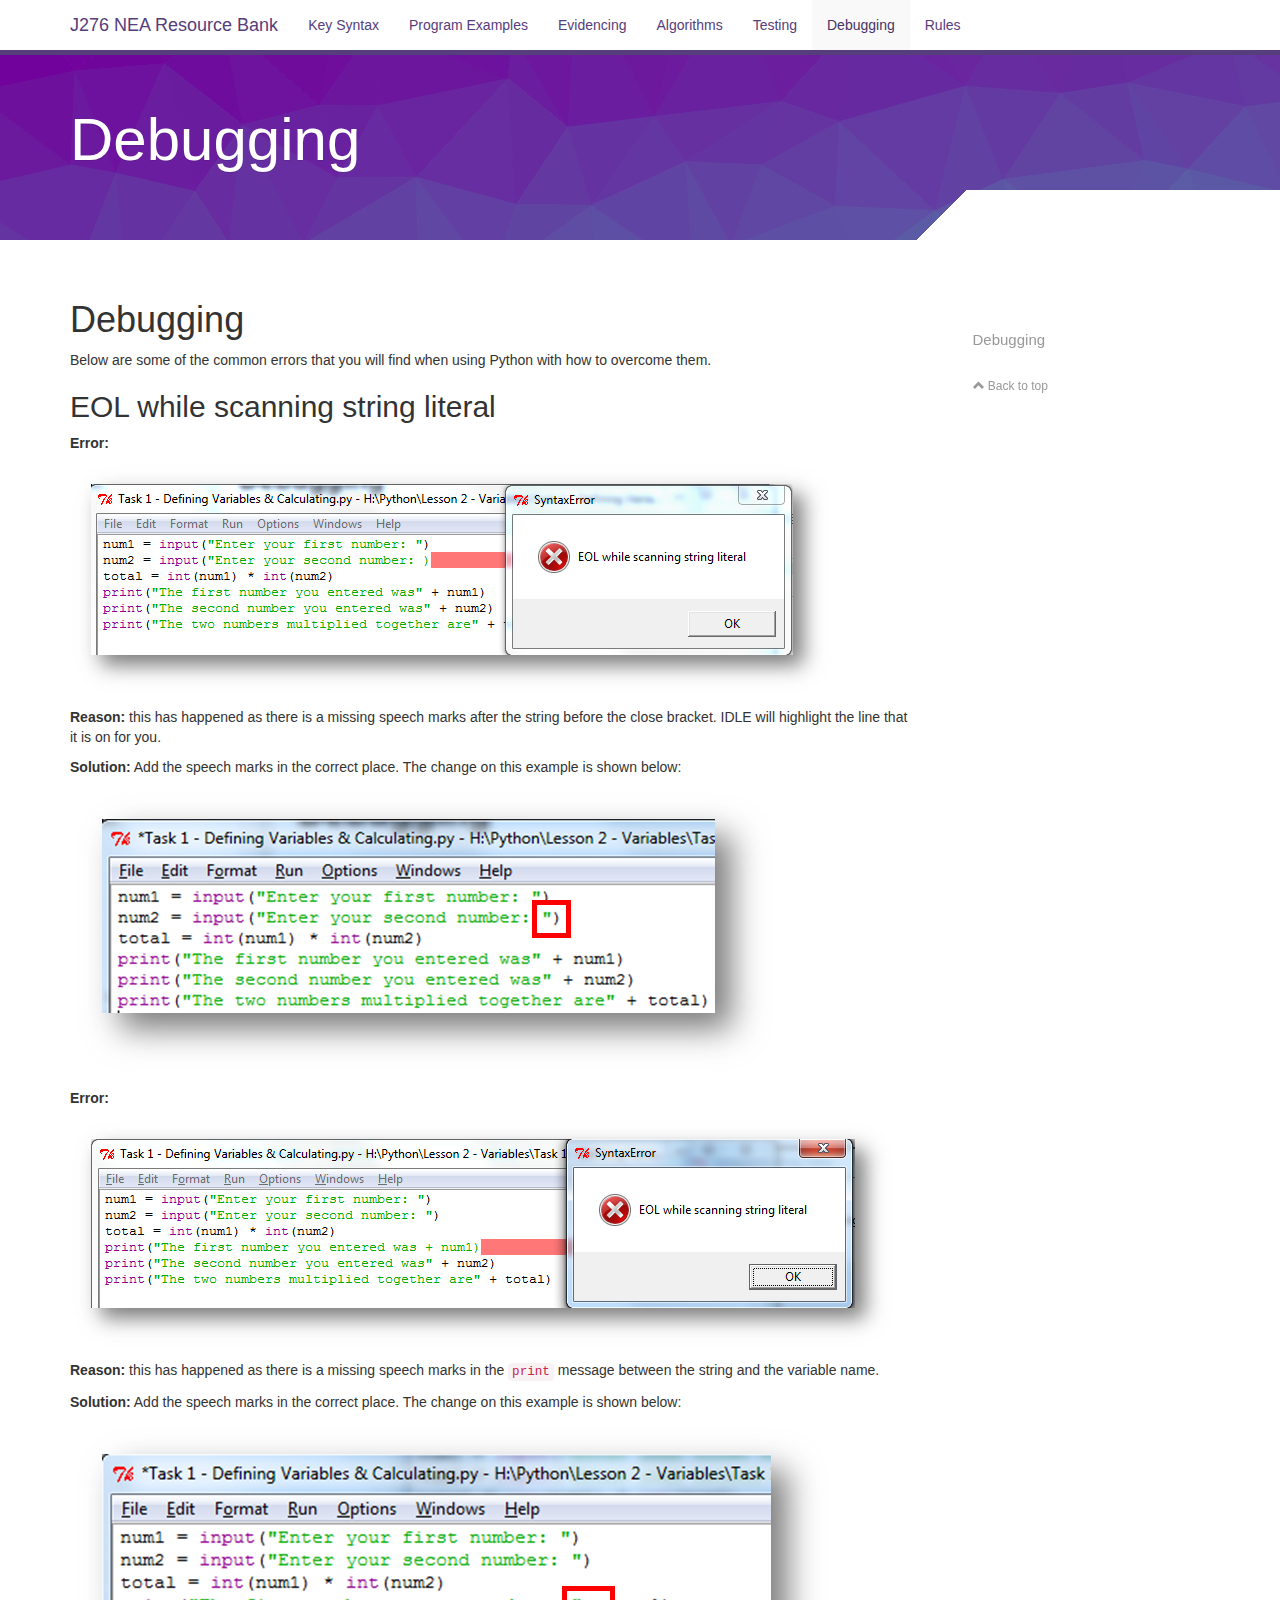
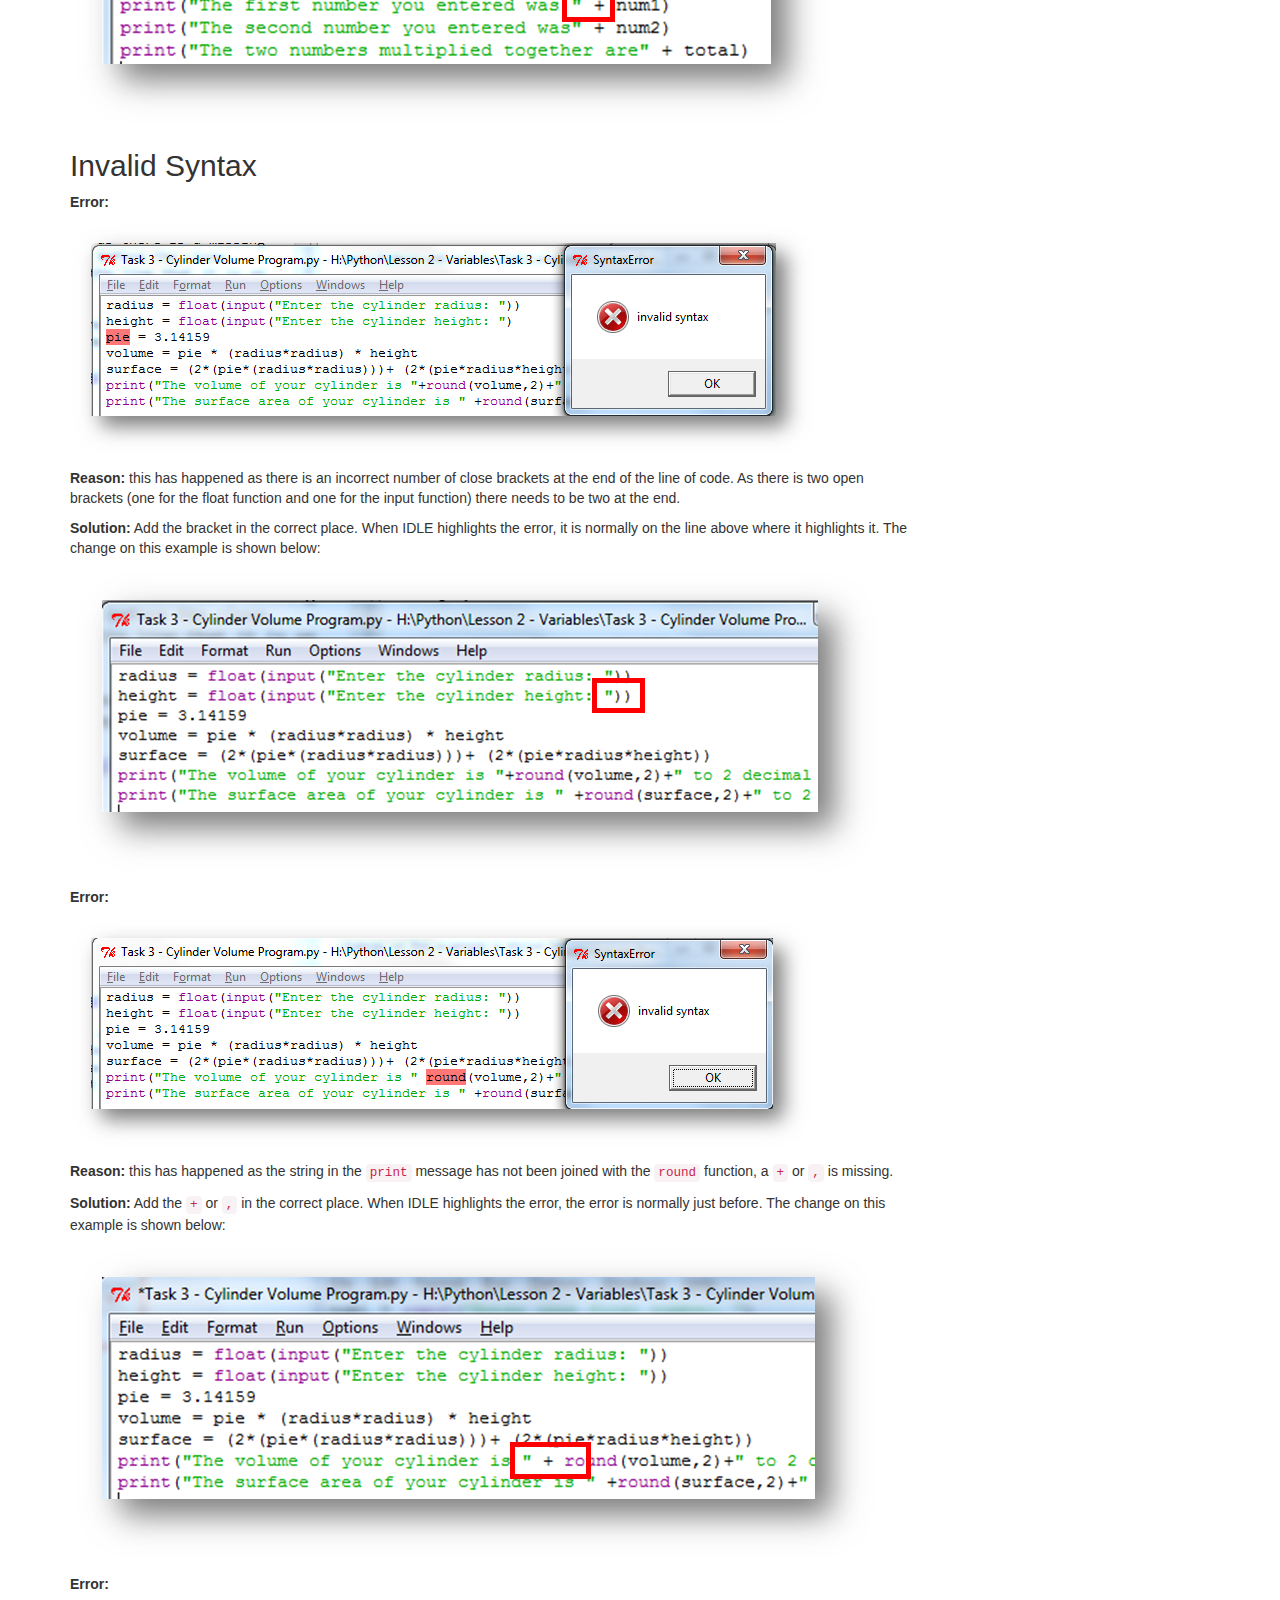
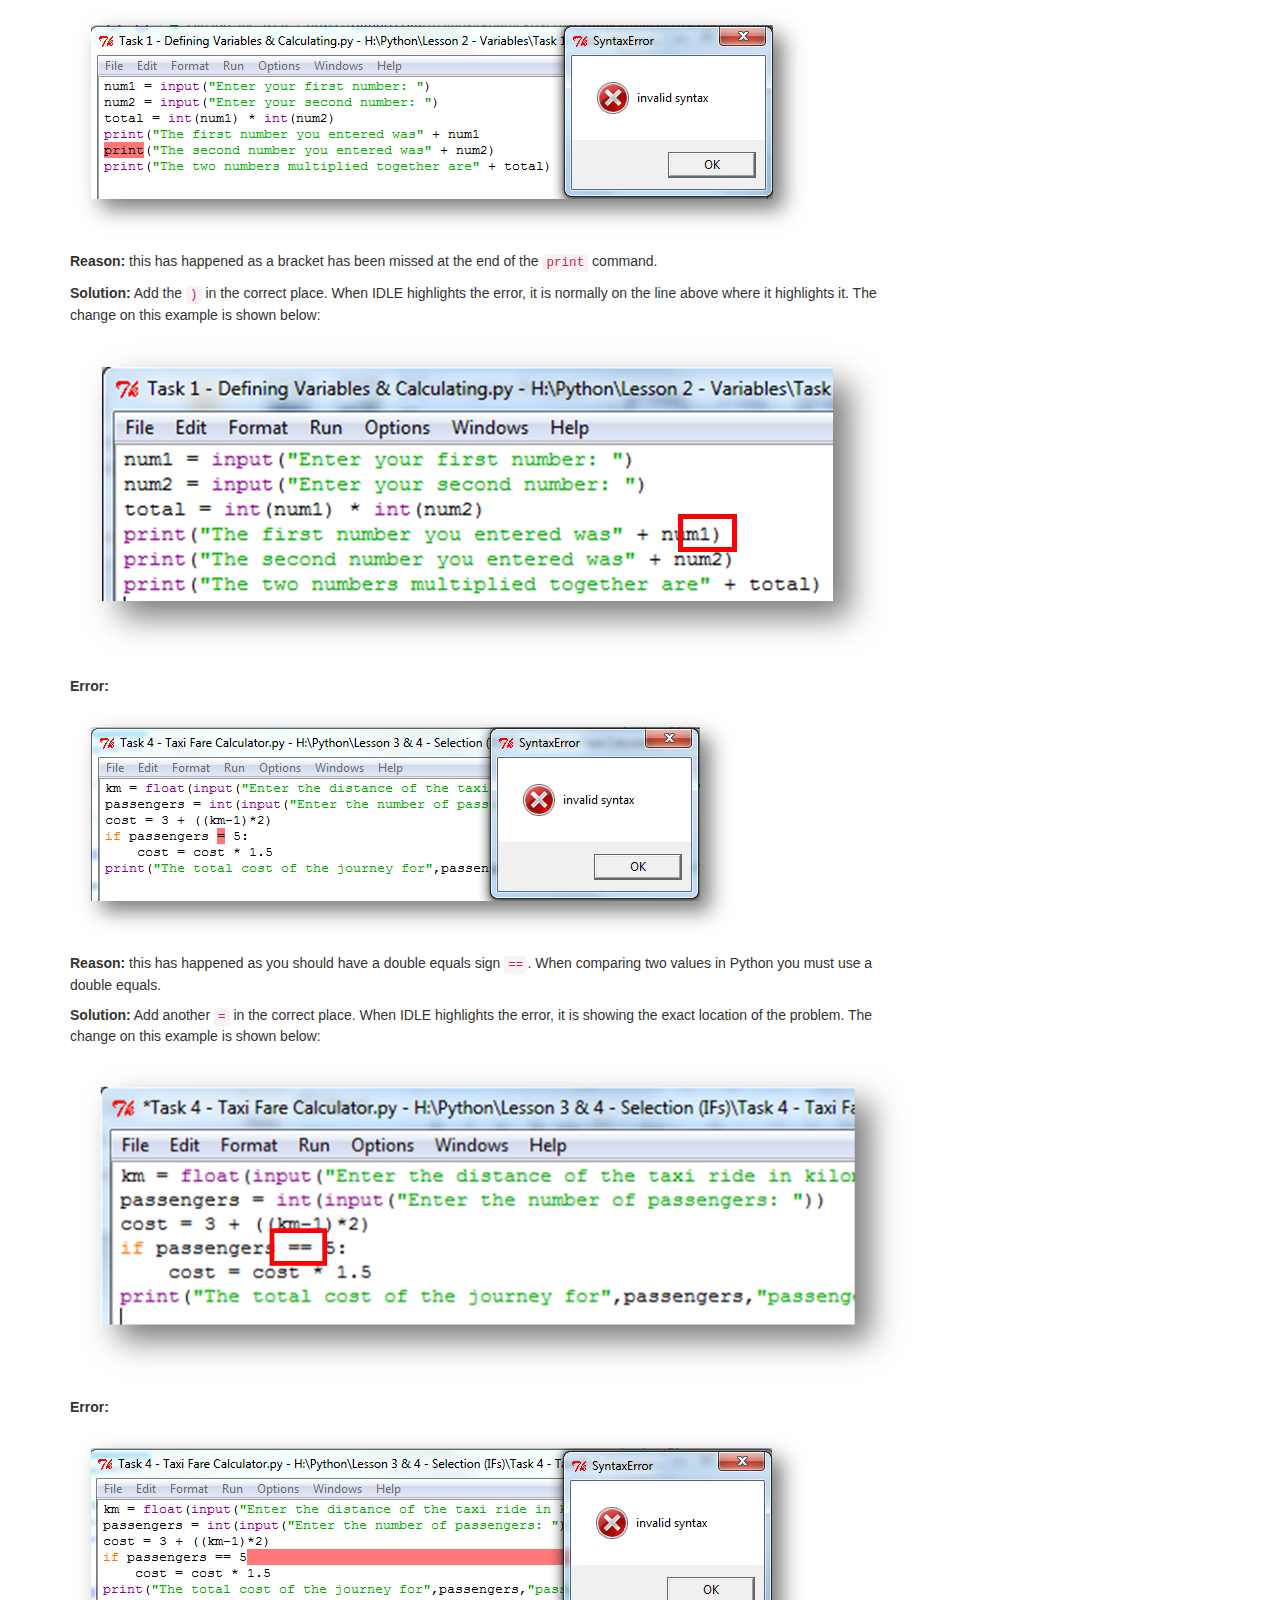
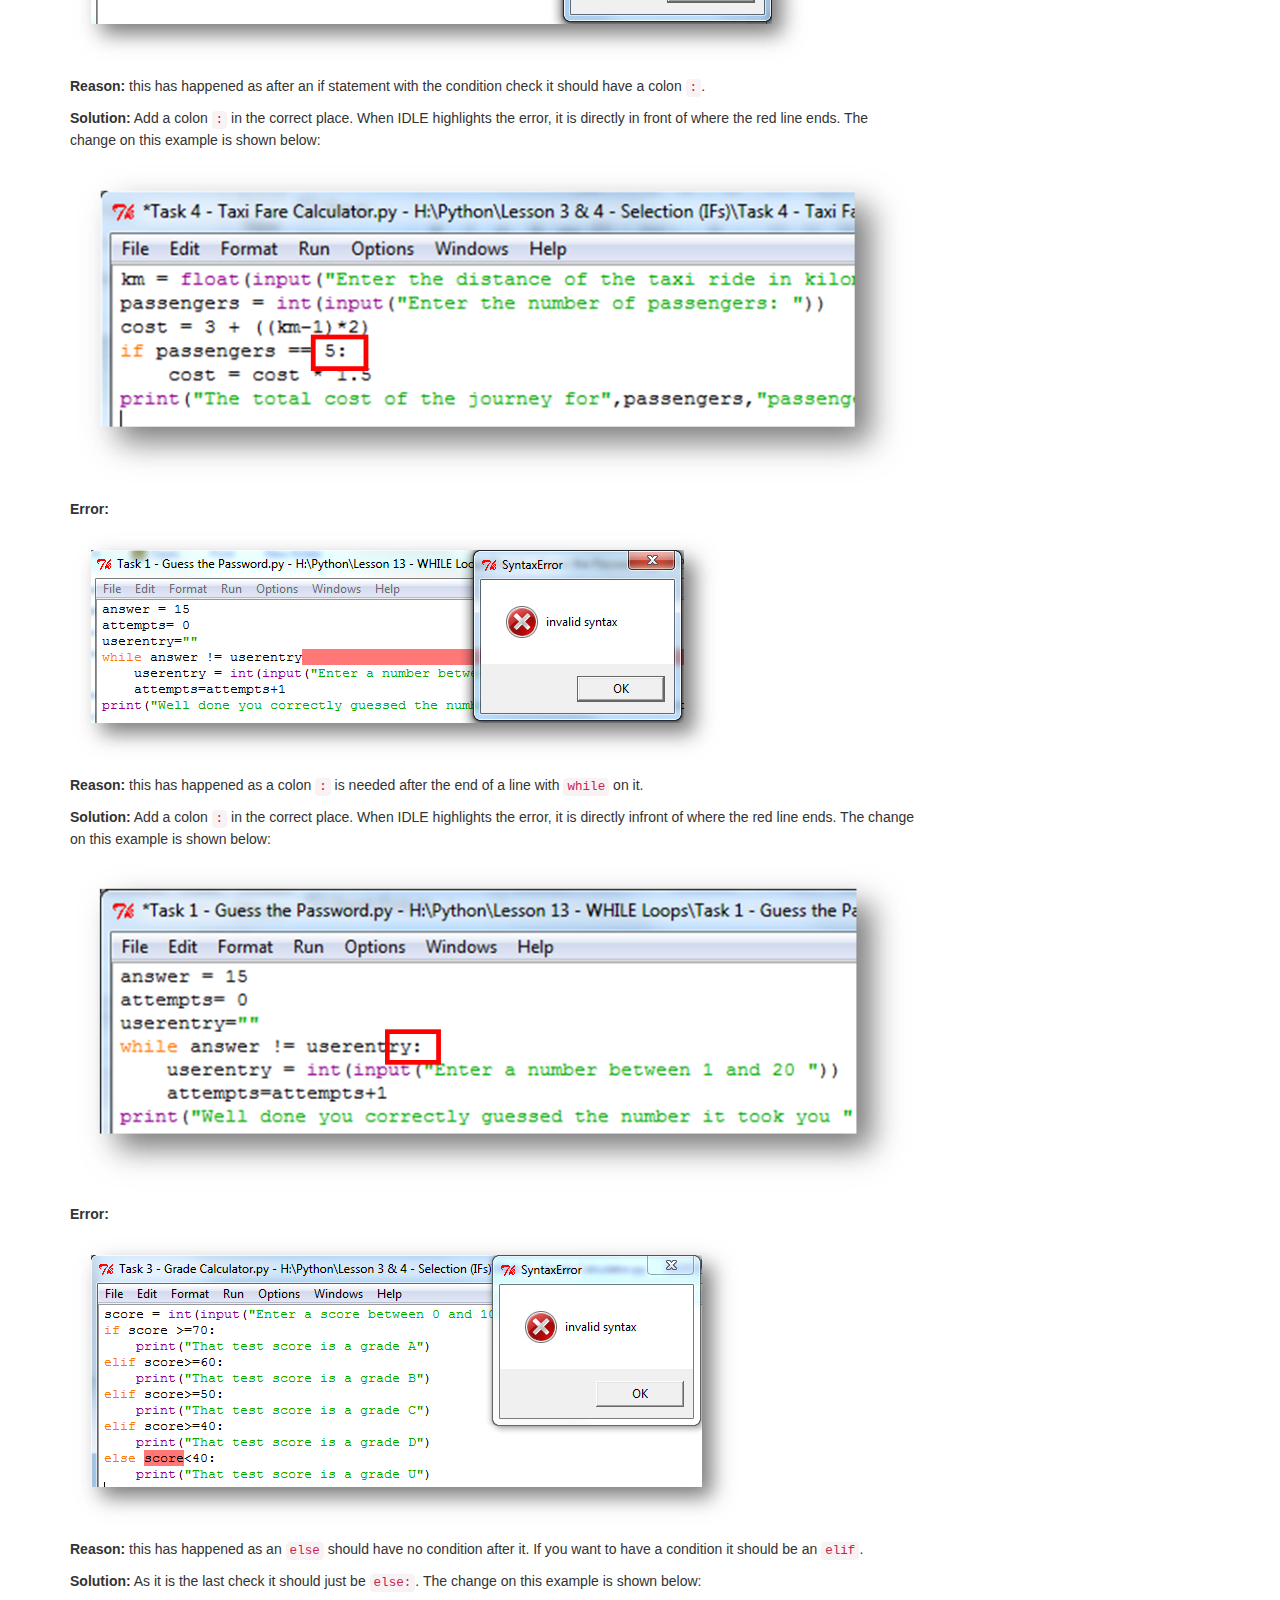
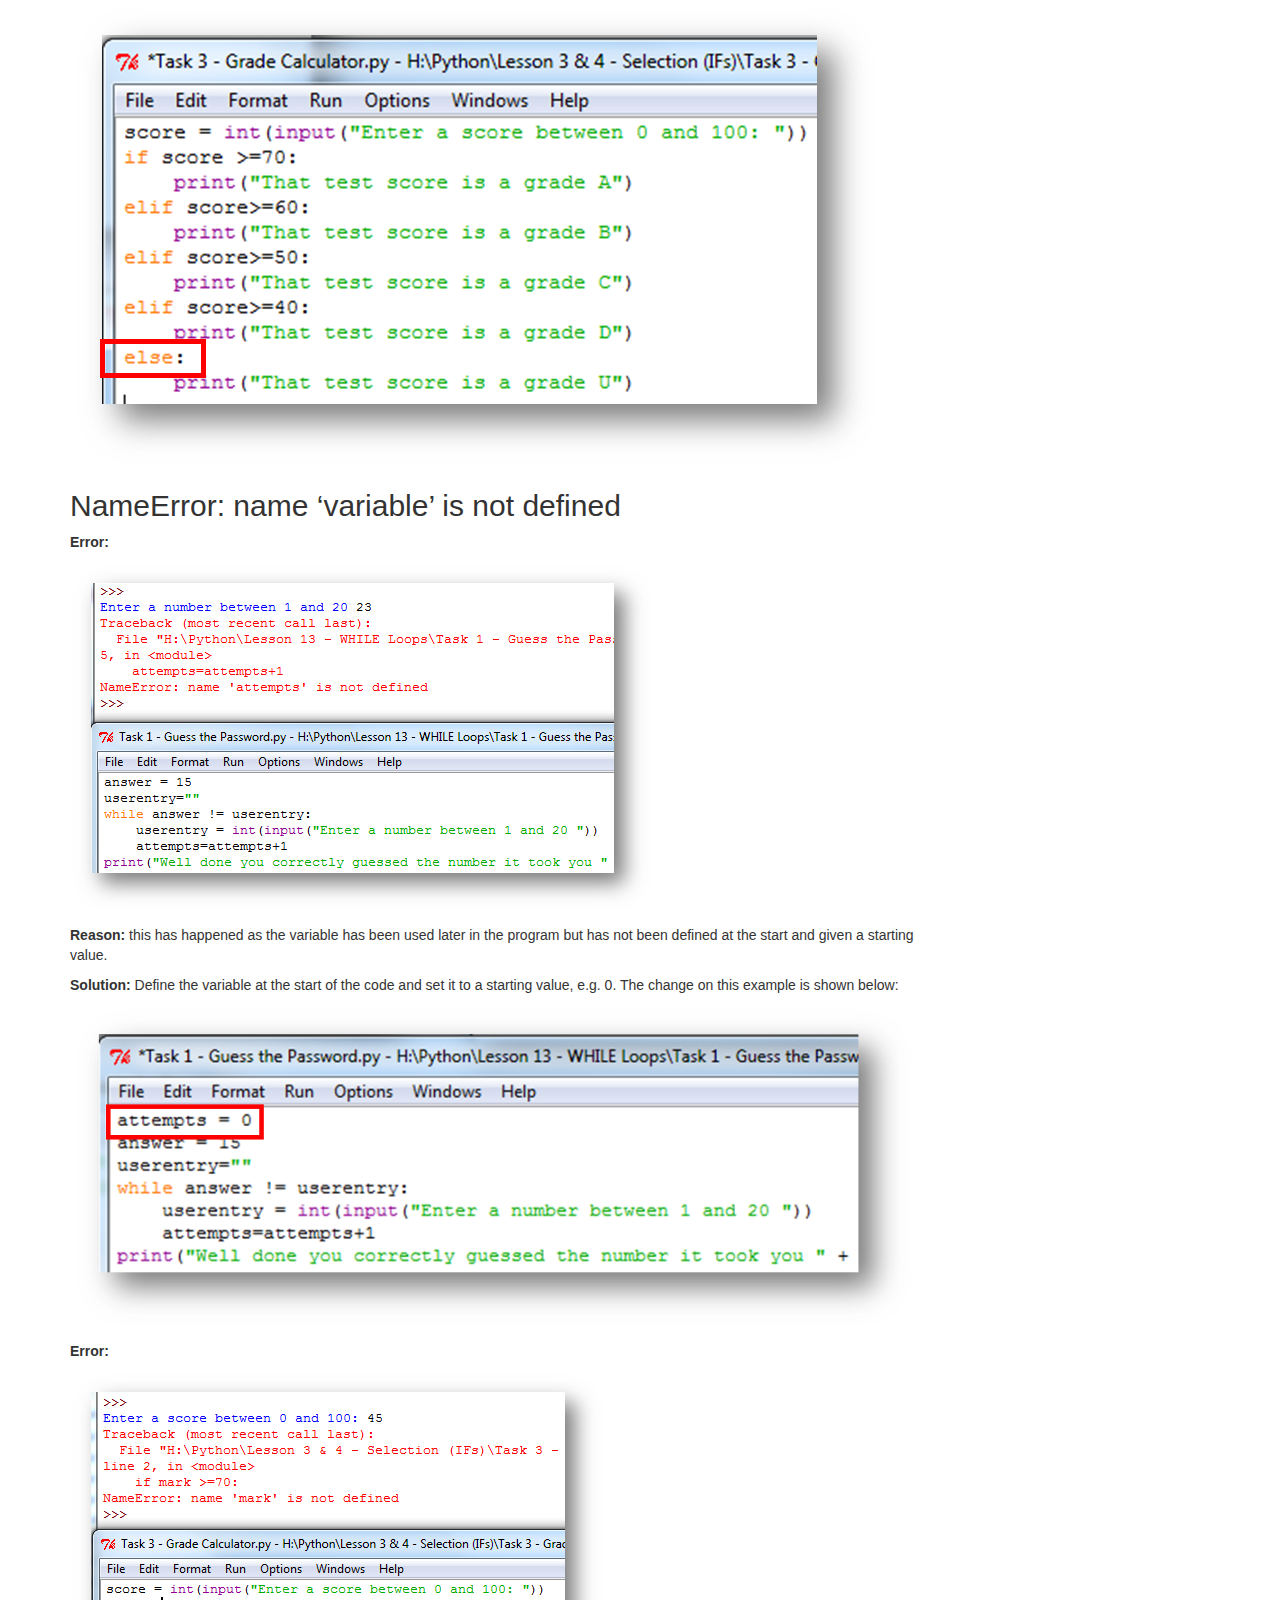
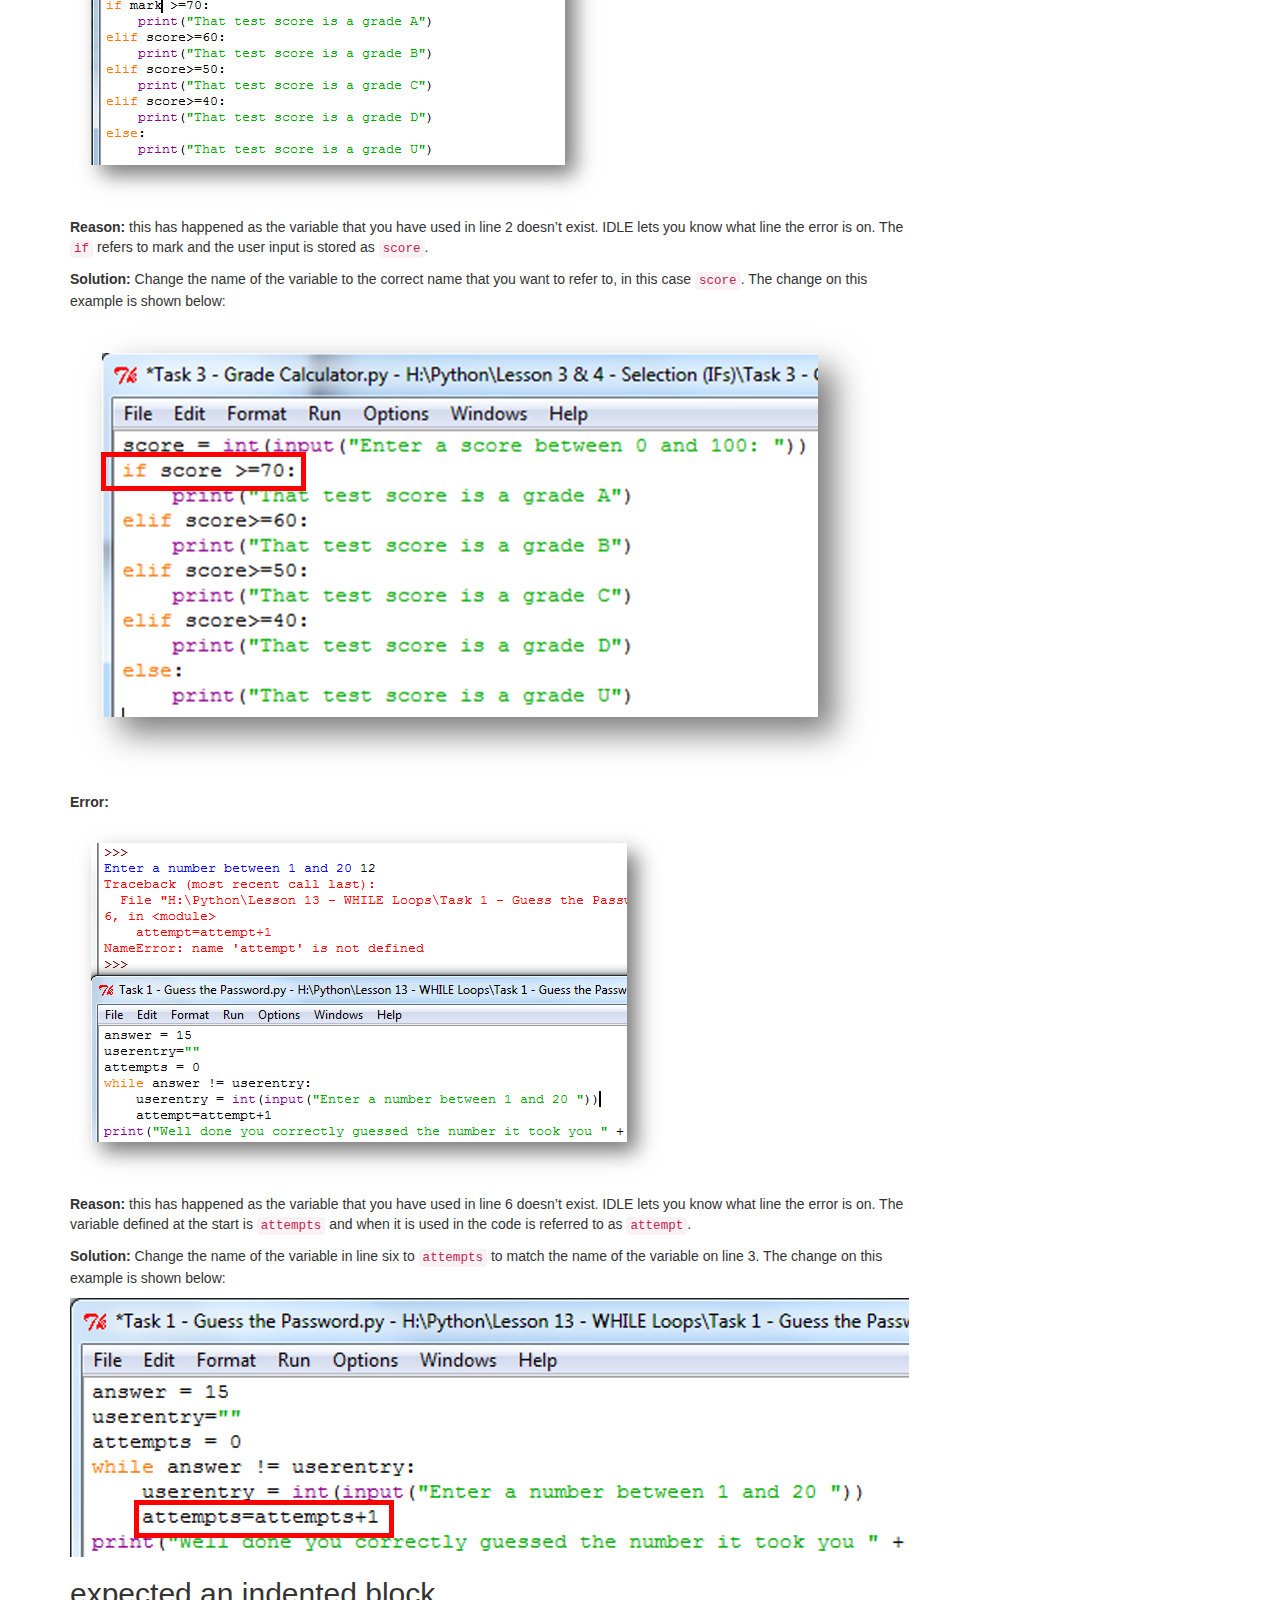
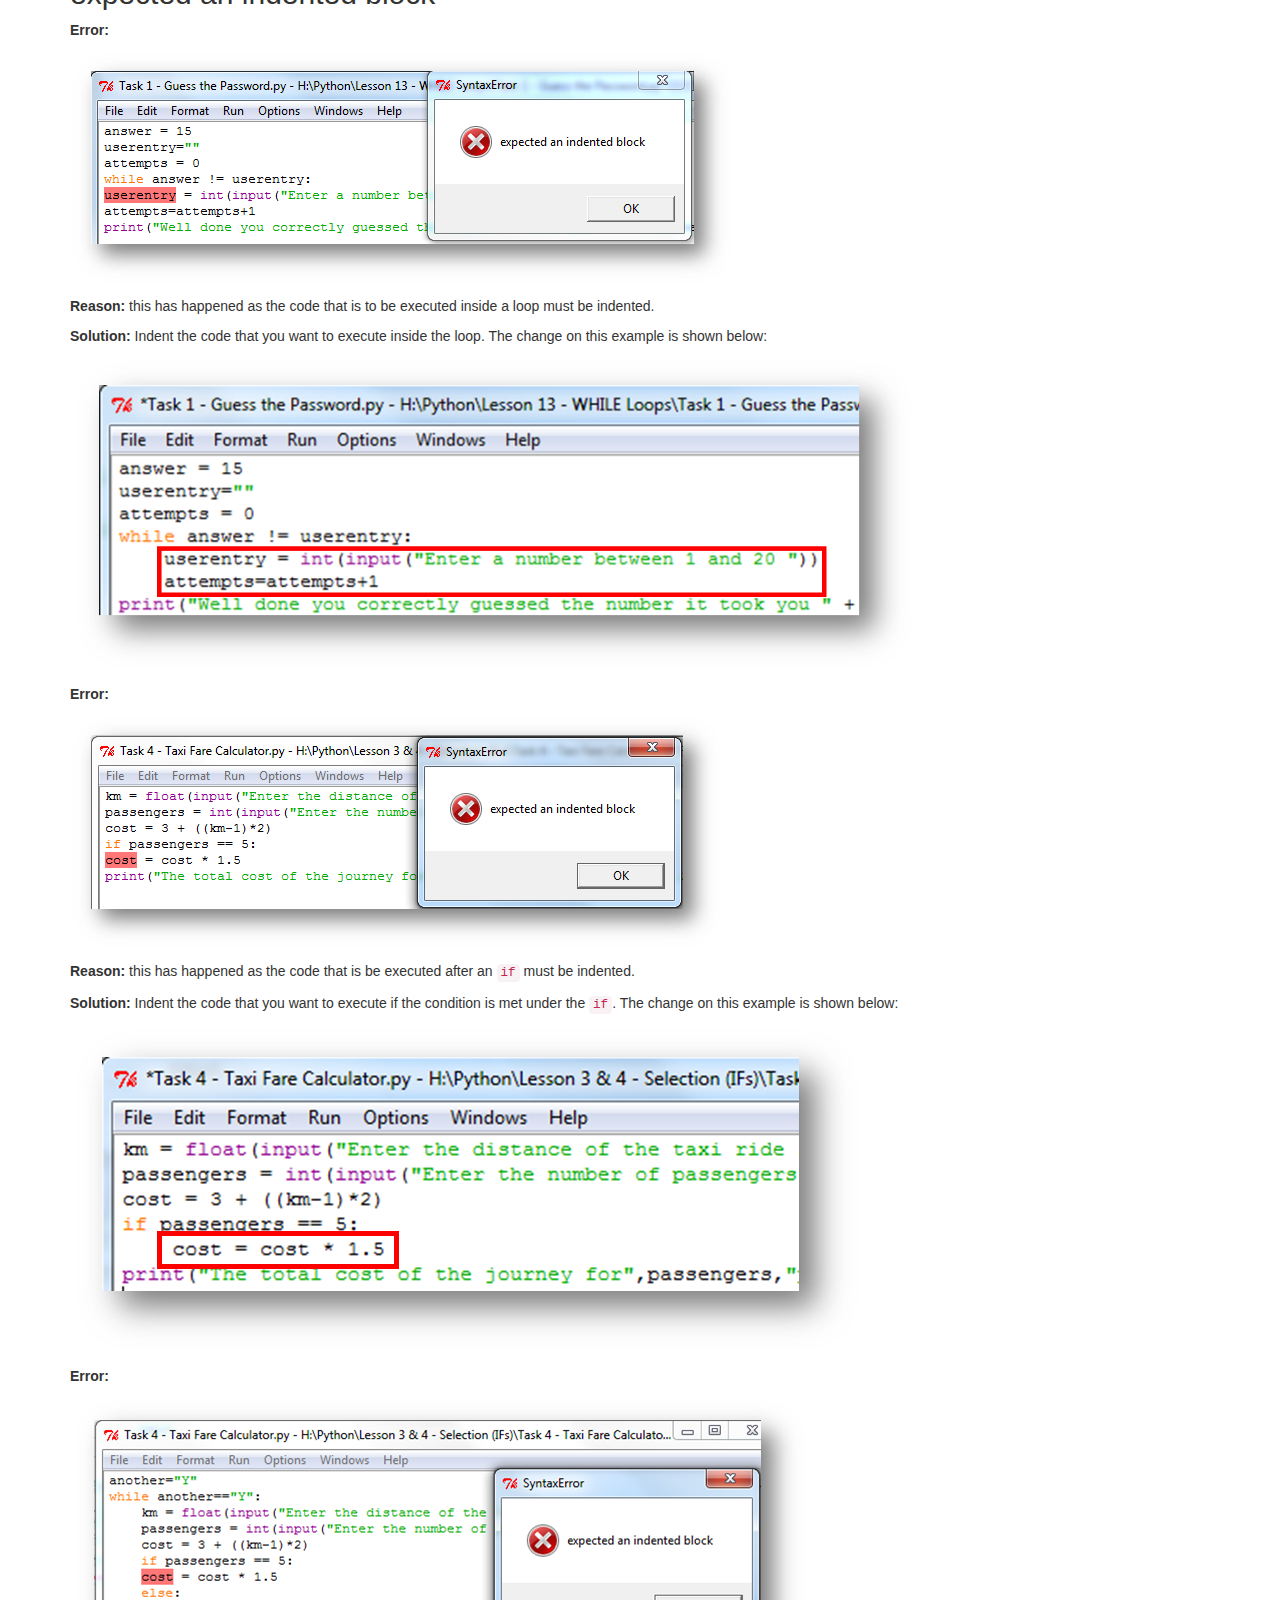
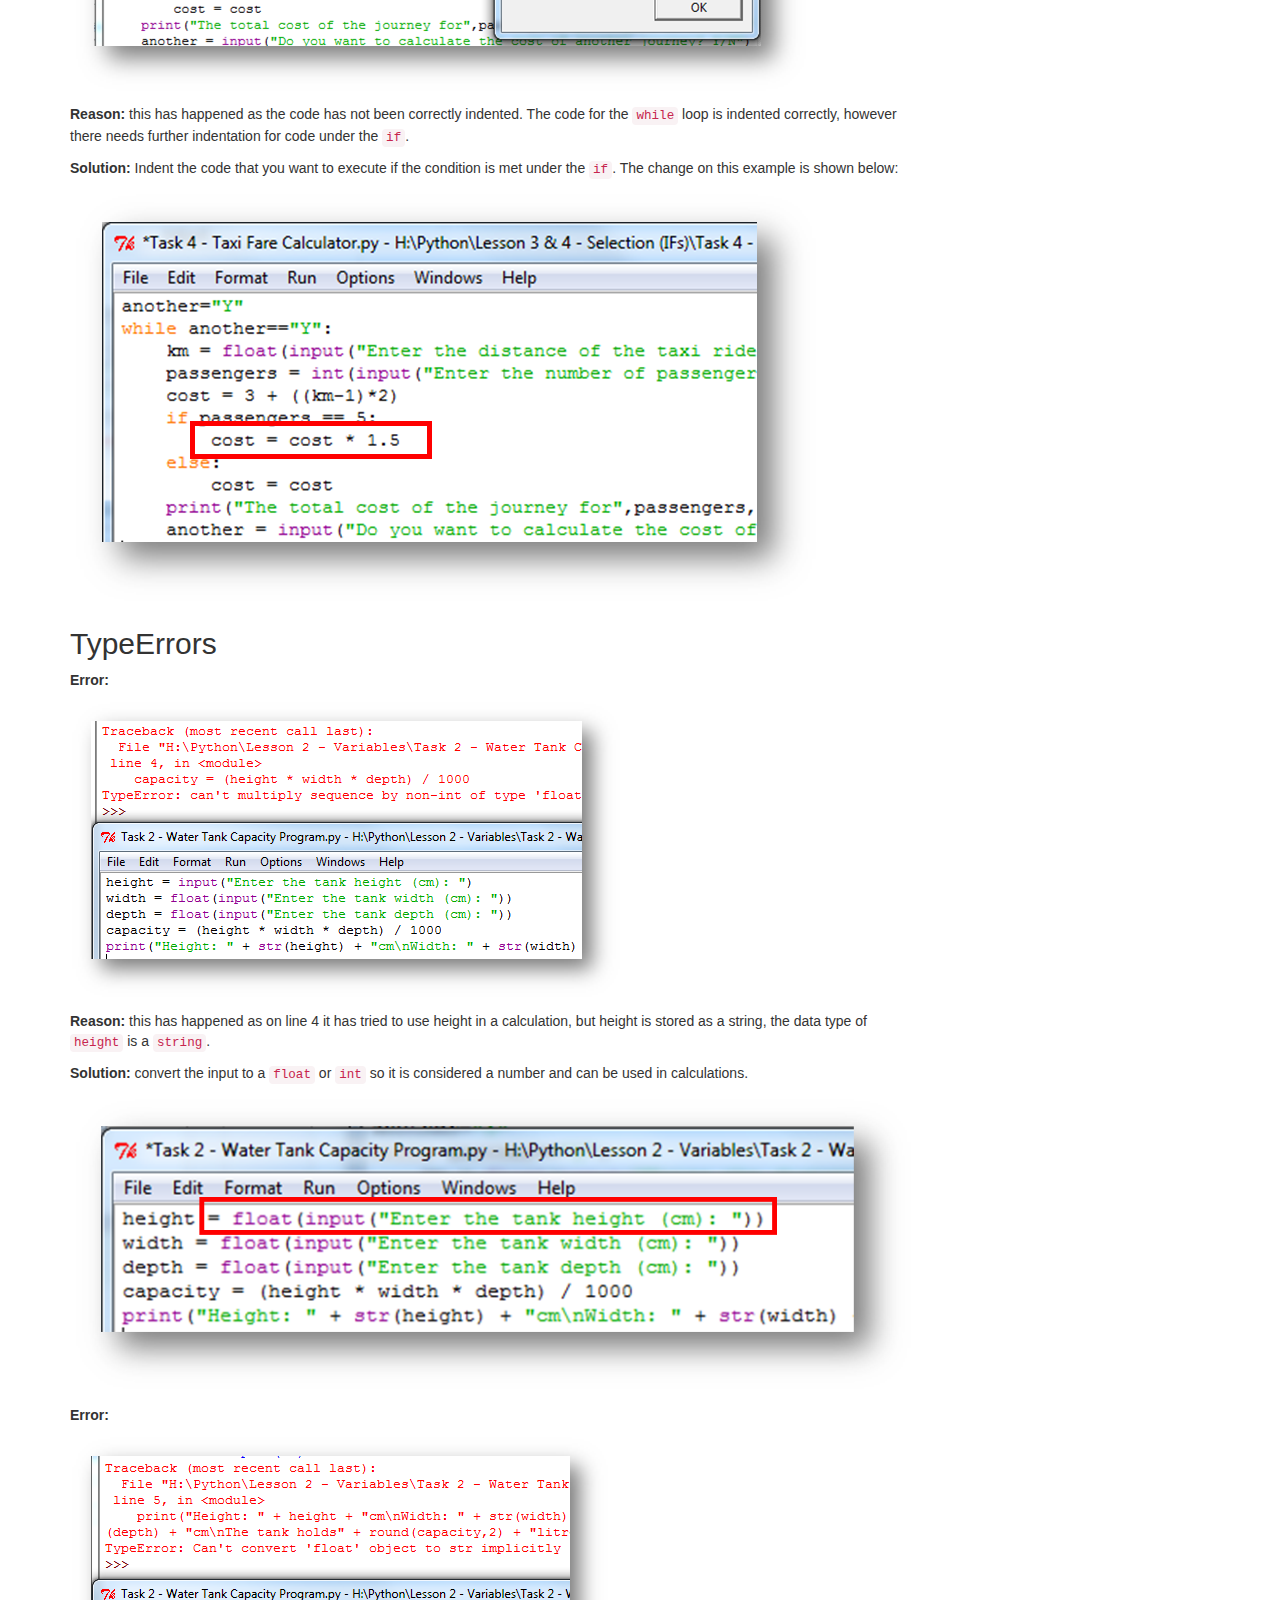
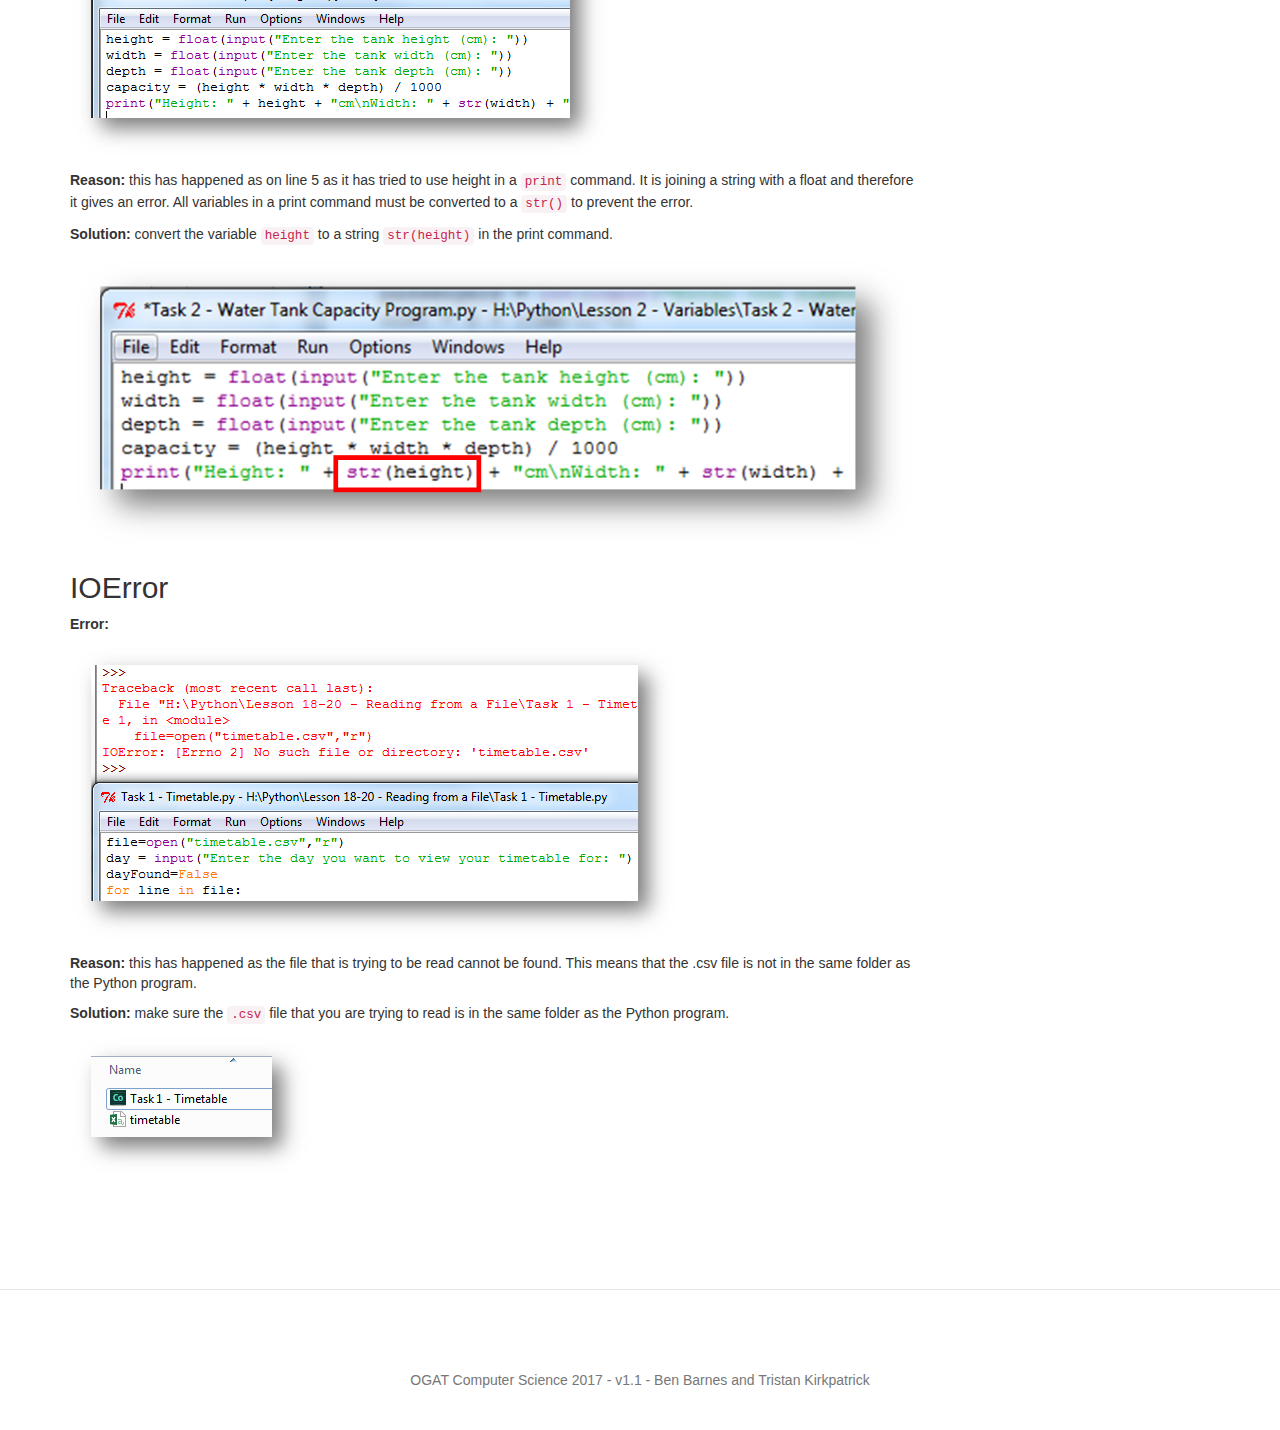
<file: debugging.html>
<!DOCTYPE html>
<html lang="en" class="no-js">
    <head>
        <meta charset="utf-8">
<meta http-equiv="X-UA-Compatible" content="IE=edge">
<meta name="viewport" content="width=device-width, initial-scale=1">

<title>Debugging</title>
<meta name="description"
      content="">

<link rel="stylesheet" href="css/bootstrap.min.css">
<link rel="stylesheet" href="assets/css/docs.css">
<link rel="stylesheet" href="assets/css/styles.css">


<link rel="stylesheet" href="css/main.css">


<link rel="canonical" href="/debugging.html">
<link rel="alternate" type="application/rss+xml" title="J276 NEA Resource Bank" href="/feed.xml">

<style>
    #jumbotron-header {
        background: #67008E;
        background: linear-gradient(135deg, #67008E, #5B3293);
    }
</style>

<script src="js/jquery-1.11.2.min.js"></script>
<script src="js/bootstrap.min.js"></script>
<script src="js/stickyfill.min.js"></script>
<script src='assets/js/docs.min.js'></script>

    </head>

    <body>
        
<!--
<header class="navbar navbar-static-top bs-docs-nav" id="top">
    <div class="container">
        <div class="navbar-header" role="banner">
            <button class="navbar-toggle" type="button" data-toggle="collapse" data-target=".bs-navbar-collapse">
                <span class="sr-only">Toggle navigation</span>
                <span class="icon-bar"></span>
                <span class="icon-bar"></span>
                <span class="icon-bar"></span>
            </button>
            <a class="navbar-brand" href="/index.html">OGAT NEA Resource Bank - J276</a>
        </div>
        <nav class="collapse navbar-collapse bs-navbar-collapse" role="navigation">


            <ul class="nav navbar-nav">
                
                
                    
                        <li >
                            <a href="/algorithms.html">Algorithms</a>
                        </li>
                    
                
                    
                        <li class="active">
                            <a href="/debugging.html">Debugging</a>
                        </li>
                    
                
                    
                        <li >
                            <a href="/evidencing.html">Evidencing</a>
                        </li>
                    
                
                    
                
                    
                
                    
                        <li >
                            <a href="/key-syntax.html">Key Syntax</a>
                        </li>
                    
                
                    
                        <li >
                            <a href="/programming.html">Program Examples</a>
                        </li>
                    
                
                    
                        <li >
                            <a href="/rules.html">Rules</a>
                        </li>
                    
                
                    
                
                    
                        <li >
                            <a href="/testing.html">Testing</a>
                        </li>
                    
                
            </ul>



        </nav>
    </div>
</header>
-->

<header class="navbar navbar-fixed-top bs-docs-nav" id="top">
    <div class="container">
        <div class="navbar-header" role="banner">
            <button class="navbar-toggle" type="button" data-toggle="collapse" data-target=".bs-navbar-collapse">
                <span class="sr-only">Toggle navigation</span>
                <span class="icon-bar"></span>
                <span class="icon-bar"></span>
                <span class="icon-bar"></span>
            </button>
            <a class="navbar-brand" href="./index.html">J276 NEA Resource Bank</a>
        </div>
        <nav class="collapse navbar-collapse bs-navbar-collapse" role="navigation">
            <ul class="nav navbar-nav">
                
                
                    
                
                    
                
                    
                
                    
                        <li >
                            <a href="./key-syntax.html">Key Syntax</a>
                        </li>
                    
                
                    
                        <li >
                            <a href="./programming.html">Program Examples</a>
                        </li>
                    
                
                    
                        <li >
                            <a href="./evidencing.html">Evidencing</a>
                        </li>
                    
                
                    
                        <li >
                            <a href="./algorithms.html">Algorithms</a>
                        </li>
                    
                
                    
                        <li >
                            <a href="./testing.html">Testing</a>
                        </li>
                    
                
                    
                        <li class="active">
                            <a href="./debugging.html">Debugging</a>
                        </li>
                    
                
                    
                        <li >
                            <a href="./rules.html">Rules</a>
                        </li>
                    
                
            </ul>
            <ul class="nav navbar-nav navbar-right">
                
            </ul>
        </nav>
    </div>
</header>

        
    <div class="bs-docs-header" id="jumbotron-header">
        <div class="container">
            <h1>Debugging</h1>
            <p></p>
        </div>
    </div>



        <div class="container">
    <div class="bs-docs-container row">
        <div class="col-md-12" role="main">
            <div class="bs-docs-section"><h1 id="debugging">Debugging</h1>

<p>Below are some of the common errors that you will find when using Python with how to overcome them.</p>

<h2 id="eol-while-scanning-string-literal">EOL while scanning string literal</h2>

<p><strong>Error:</strong></p>

<p><img src="./images/debugging1.png" alt="Debugging1" /></p>

<p><strong>Reason:</strong> this has happened as there is a missing speech marks after the string before the close bracket. IDLE will highlight the line that it is on for you.</p>

<p><strong>Solution:</strong> Add the speech marks in the correct place. The change on this example is shown below:</p>

<p><img src="./images/debugging2.png" alt="Debugging2" /></p>

<p><strong>Error:</strong></p>

<p><img src="./images/debugging3.png" alt="Debugging3" /></p>

<p><strong>Reason:</strong> this has happened as there is a missing speech marks in the <code class="highlighter-rouge">print</code> message between the string and the variable name.</p>

<p><strong>Solution:</strong> Add the speech marks in the correct place. The change on this example is shown below:</p>

<p><img src="./images/debugging4.png" alt="Debugging4" /></p>

<h2 id="invalid-syntax">Invalid Syntax</h2>

<p><strong>Error:</strong></p>

<p><img src="./images/debugging5.png" alt="Debugging5" /></p>

<p><strong>Reason:</strong> this has happened as there is an incorrect number of close brackets at the end of the line of code. As there is two open brackets (one for the float function and one for the input function) there needs to be two at the end.</p>

<p><strong>Solution:</strong> Add the bracket in the correct place. When IDLE highlights the error, it is normally on the line above where it highlights it. The change on this example is shown below:</p>

<p><img src="./images/debugging6.png" alt="Debugging6" /></p>

<p><strong>Error:</strong></p>

<p><img src="./images/debugging7.png" alt="Debugging7" /></p>

<p><strong>Reason:</strong> this has happened as the string in the <code class="highlighter-rouge">print</code> message has not been joined with the <code class="highlighter-rouge">round</code> function, a <code class="highlighter-rouge">+</code> or <code class="highlighter-rouge">,</code> is missing.</p>

<p><strong>Solution:</strong> Add the <code class="highlighter-rouge">+</code> or <code class="highlighter-rouge">,</code> in the correct place. When IDLE highlights the error, the error is normally just before. The change on this example is shown below:</p>

<p><img src="./images/debugging8.png" alt="Debugging8" /></p>

<p><strong>Error:</strong></p>

<p><img src="./images/debugging9.png" alt="Debugging9" /></p>

<p><strong>Reason:</strong> this has happened as a bracket has been missed at the end of the <code class="highlighter-rouge">print</code> command.</p>

<p><strong>Solution:</strong> Add the <code class="highlighter-rouge">)</code> in the correct place. When IDLE highlights the error, it is normally on the line above where it highlights it. The change on this example is shown below:</p>

<p><img src="./images/debugging10.png" alt="Debugging10" /></p>

<p><strong>Error:</strong></p>

<p><img src="./images/debugging11.png" alt="Debugging11" /></p>

<p><strong>Reason:</strong> this has happened as you should have a double equals sign <code class="highlighter-rouge">==</code>. When comparing two values in Python you must use a double equals.</p>

<p><strong>Solution:</strong> Add another <code class="highlighter-rouge">=</code> in the correct place. When IDLE highlights the error, it is showing the exact location of the problem. The change on this example is shown below:</p>

<p><img src="./images/debugging12.png" alt="Debugging12" /></p>

<p><strong>Error:</strong></p>

<p><img src="./images/debugging13.png" alt="Debugging13" /></p>

<p><strong>Reason:</strong> this has happened as after an if statement with the condition check it should have a colon <code class="highlighter-rouge">:</code>.</p>

<p><strong>Solution:</strong> Add a colon <code class="highlighter-rouge">:</code> in the correct place. When IDLE highlights the error, it is directly in front of where the red line ends. The change on this example is shown below:</p>

<p><img src="./images/debugging14.png" alt="Debugging14" /></p>

<p><strong>Error:</strong></p>

<p><img src="./images/debugging15.png" alt="Debugging15" /></p>

<p><strong>Reason:</strong> this has happened as a colon <code class="highlighter-rouge">:</code> is needed after the end of a line with <code class="highlighter-rouge">while</code> on it.</p>

<p><strong>Solution:</strong> Add a colon <code class="highlighter-rouge">:</code> in the correct place. When IDLE highlights the error, it is directly infront of where the red line ends. The change on this example is shown below:</p>

<p><img src="./images/debugging16.png" alt="Debugging16" /></p>

<p><strong>Error:</strong></p>

<p><img src="./images/debugging21.png" alt="Debuggin21" /></p>

<p><strong>Reason:</strong> this has happened as an <code class="highlighter-rouge">else</code> should have no condition after it. If you want to have a condition it should be an <code class="highlighter-rouge">elif</code>.</p>

<p><strong>Solution:</strong> As it is the last check it should just  be <code class="highlighter-rouge">else:</code>. The change on this example is shown below:</p>

<p><img src="./images/debugging22.png" alt="Debugging22" /></p>

<h2 id="nameerror-name-variable-is-not-defined">NameError: name ‘variable’ is not defined</h2>

<p><strong>Error:</strong></p>

<p><img src="./images/debugging17.png" alt="Debugging17" /></p>

<p><strong>Reason:</strong> this has happened as the variable has been used later in the program but has not been defined at the start and given a starting value.</p>

<p><strong>Solution:</strong> Define the variable at the start of the code and set it to a starting value, e.g. 0. The change on this example is shown below:</p>

<p><img src="./images/debugging18.png" alt="Debugging18" /></p>

<p><strong>Error:</strong></p>

<p><img src="./images/debugging19.png" alt="Debugging19" /></p>

<p><strong>Reason:</strong> this has happened as the variable that you have used in line 2 doesn’t exist. IDLE lets you know what line the error is on. The <code class="highlighter-rouge">if</code> refers to mark and the user input is stored as <code class="highlighter-rouge">score</code>.</p>

<p><strong>Solution:</strong> Change the name of the variable to the correct name that you want to refer to, in this case <code class="highlighter-rouge">score</code>. The change on this example is shown below:</p>

<p><img src="./images/debugging20.png" alt="Debugging20" /></p>

<p><strong>Error:</strong></p>

<p><img src="./images/debugging23.png" alt="Debugging23" /></p>

<p><strong>Reason:</strong> this has happened as the variable that you have used in line 6 doesn’t exist. IDLE lets you know what line the error is on. The variable defined at the start is <code class="highlighter-rouge">attempts</code> and when it is used in the code is referred to as <code class="highlighter-rouge">attempt</code>.</p>

<p><strong>Solution:</strong> Change the name of the variable in line six to <code class="highlighter-rouge">attempts</code> to match the name of the variable on line 3. The change on this example is shown below:</p>

<p><img src="./images/debugging24.png" alt="Debugging24" /></p>

<h2 id="expected-an-indented-block">expected an indented block</h2>

<p><strong>Error:</strong></p>

<p><img src="./images/debugging25.png" alt="Debugging25" /></p>

<p><strong>Reason:</strong> this has happened as the code that is to be executed inside a loop must be indented.</p>

<p><strong>Solution:</strong> Indent the code that you want to execute inside the loop. The change on this example is shown below:</p>

<p><img src="./images/debugging26.png" alt="Debugging26" /></p>

<p><strong>Error:</strong></p>

<p><img src="./images/debugging27.png" alt="Debugging27" /></p>

<p><strong>Reason:</strong> this has happened as the code that is be executed after an <code class="highlighter-rouge">if</code> must be indented.</p>

<p><strong>Solution:</strong> Indent the code that you want to execute if the condition is met under the <code class="highlighter-rouge">if</code>. The change on this example is shown below:</p>

<p><img src="./images/debugging28.png" alt="Debugging28" /></p>

<p><strong>Error:</strong></p>

<p><img src="./images/debugging29.png" alt="Debugging29" /></p>

<p><strong>Reason:</strong> this has happened as the code has not been correctly indented. The code for the <code class="highlighter-rouge">while</code> loop is indented correctly, however there needs further indentation for code under the <code class="highlighter-rouge">if</code>.</p>

<p><strong>Solution:</strong> Indent the code that you want to execute if the condition is met under the <code class="highlighter-rouge">if</code>. The change on this example is shown below:</p>

<p><img src="./images/debugging30.png" alt="Debugging30" /></p>

<h2 id="typeerrors">TypeErrors</h2>

<p><strong>Error:</strong></p>

<p><img src="./images/debugging31.png" alt="Debugging31" /></p>

<p><strong>Reason:</strong> this has happened as on line 4 it has tried to use height in a calculation, but height is stored as a string, the data type of <code class="highlighter-rouge">height</code> is a <code class="highlighter-rouge">string</code>.</p>

<p><strong>Solution:</strong> convert the input to a <code class="highlighter-rouge">float</code> or <code class="highlighter-rouge">int</code> so it is considered a number and can be used in calculations.</p>

<p><img src="./images/debugging32.png" alt="Debugging32" /></p>

<p><strong>Error:</strong></p>

<p><img src="./images/debugging33.png" alt="Debugging33" /></p>

<p><strong>Reason:</strong> this has happened as on line 5 as it has tried to use height in a <code class="highlighter-rouge">print</code> command. It is joining a string with a float and therefore it gives an error. All variables in a print command must be converted to a <code class="highlighter-rouge">str()</code> to prevent the error.</p>

<p><strong>Solution:</strong> convert the variable <code class="highlighter-rouge">height</code> to a string <code class="highlighter-rouge">str(height)</code> in the print command.</p>

<p><img src="./images/debugging34.png" alt="Debugging34" /></p>

<h2 id="ioerror">IOError</h2>

<p><strong>Error:</strong></p>

<p><img src="./images/debugging35.png" alt="Debugging35" /></p>

<p><strong>Reason:</strong> this has happened as the file that is trying to be read cannot be found. This means that the .csv file is not in the same folder as the Python program.</p>

<p><strong>Solution:</strong> make sure the <code class="highlighter-rouge">.csv</code> file that you are trying to read is in the same folder as the Python program.</p>

<p><img src="./images/debugging36.png" alt="Debugging36" /></p>
</div>
        </div>

        <div class="col-md-3 bs-docs-sidebar hidden-print" role="complementary">
            <ul class="nav bs-docs-sidenav"></ul>

            <a class="back-to-top" id="back-to-top" href="#top"> <i class="glyphicon glyphicon-chevron-up"></i>
                Back to top
            </a>
        </div>
    </div>

    
</div>


        <footer class="bs-docs-footer" role="contentinfo">
    <div class="container">
        <div class="bs-docs-social">
            <ul class="bs-docs-social-buttons">
                
            </ul>
        </div>

        <p>
            OGAT Computer Science 2017 - v1.1 - Ben Barnes and Tristan Kirkpatrick</a>
        </p>
        <p>
        </p>


    </div>
</footer>


    <script src="js/d3.min.js"></script>
    <script src="js/trianglify.min.js"></script>
    <script>
        trianglify("#67008E", "#5B3293");
    </script>
    <script>
          if ($('#back-to-top').length) {
          var scrollTrigger = 100, // px
              backToTop = function () {
                  var scrollTop = $(window).scrollTop();
                  if (scrollTop > scrollTrigger) {
                      $('#back-to-top').addClass('show');
                  } else {
                      $('#back-to-top').removeClass('show');
                  }
              };
          backToTop();
          $(window).on('scroll', function () {
              backToTop();
          });
          $('#back-to-top').on('click', function (e) {
              e.preventDefault();
              $('html,body').animate({
                  scrollTop: 0
              }, 700);
          });
      }
      </script>





    </body>
</html>
</file>
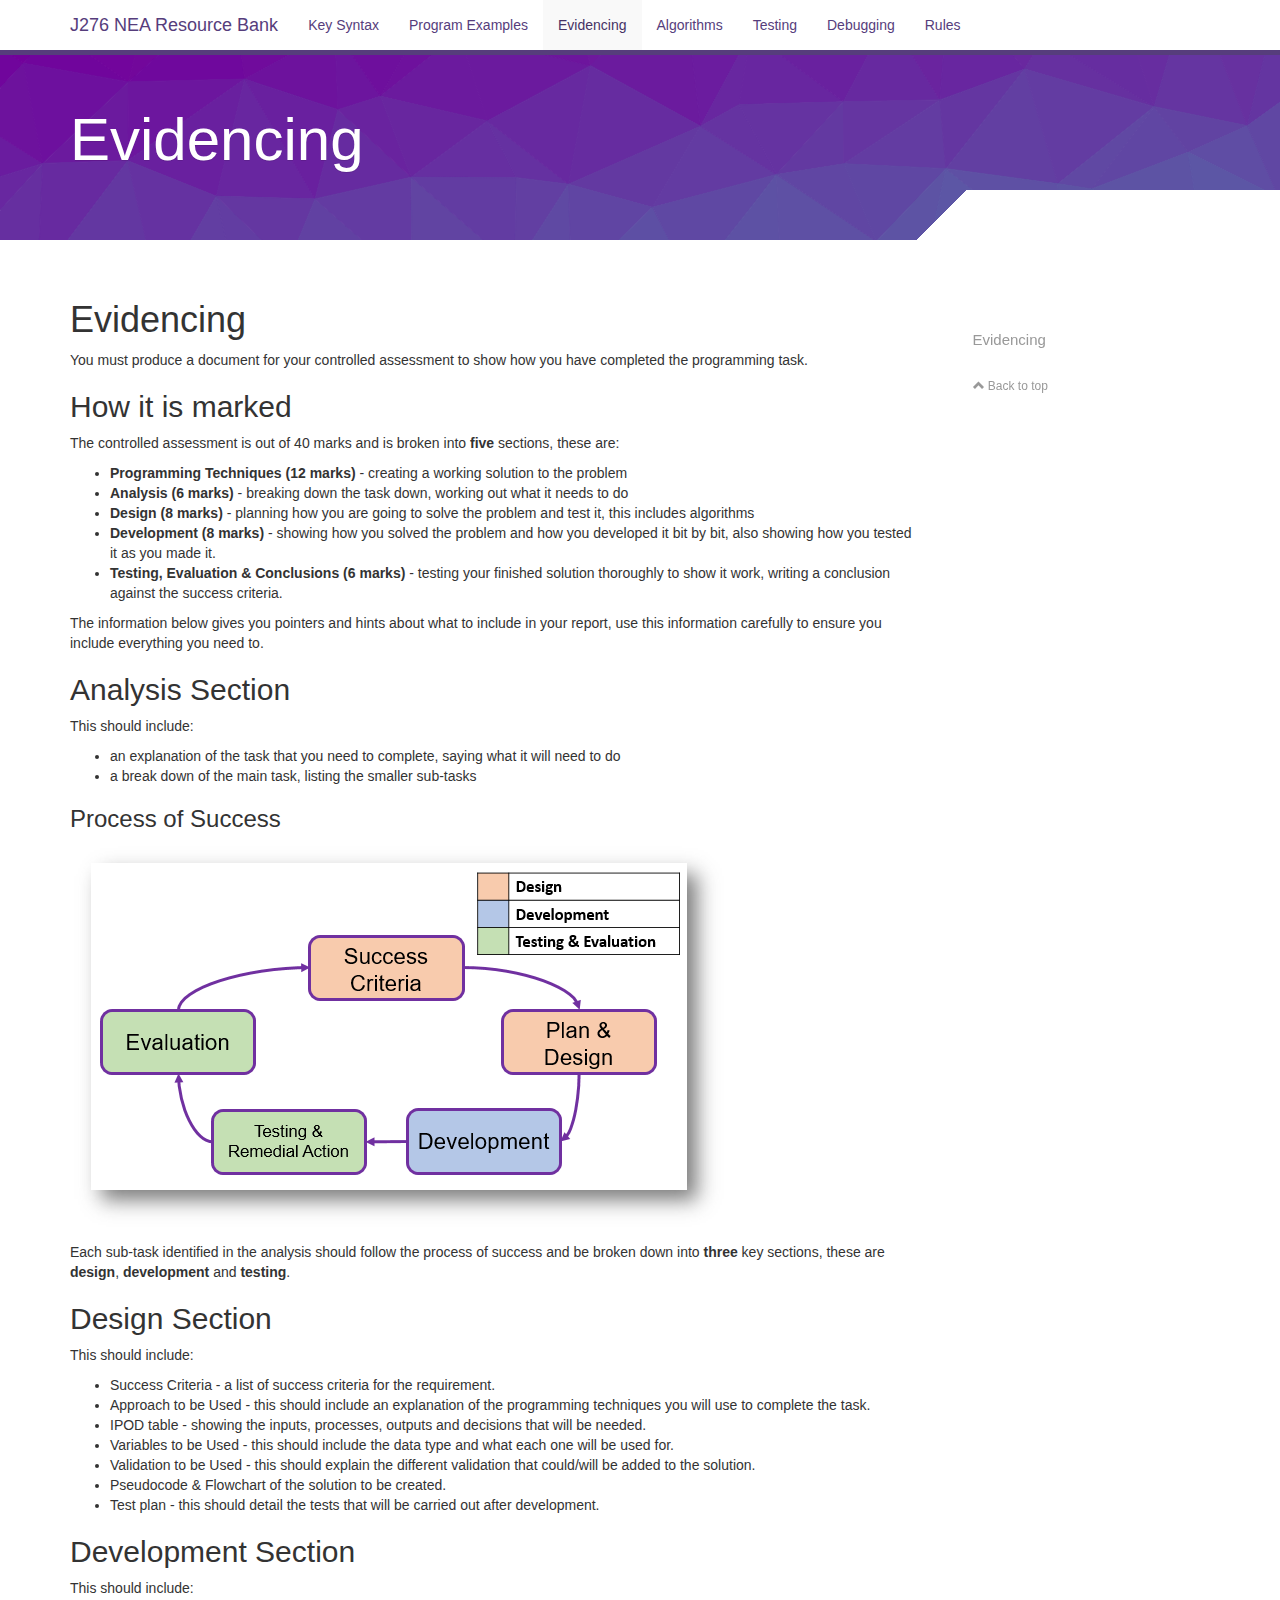
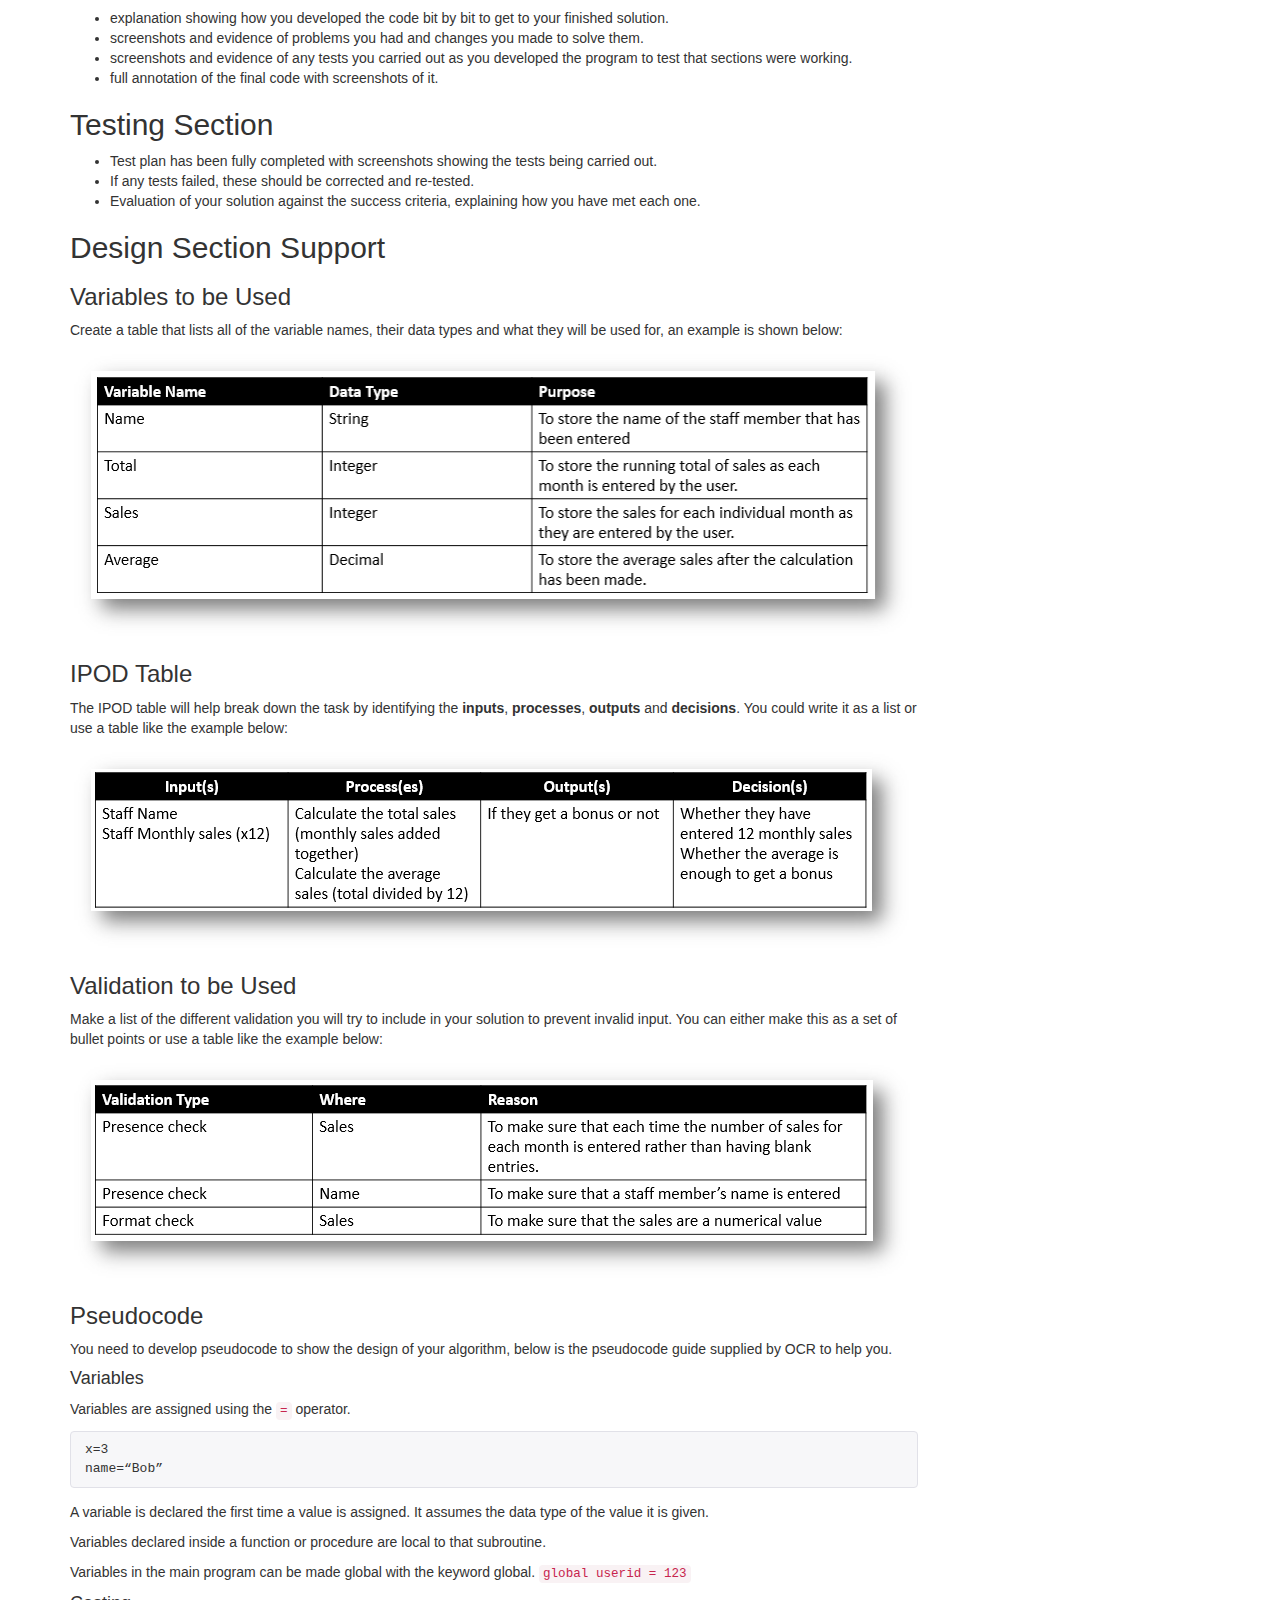
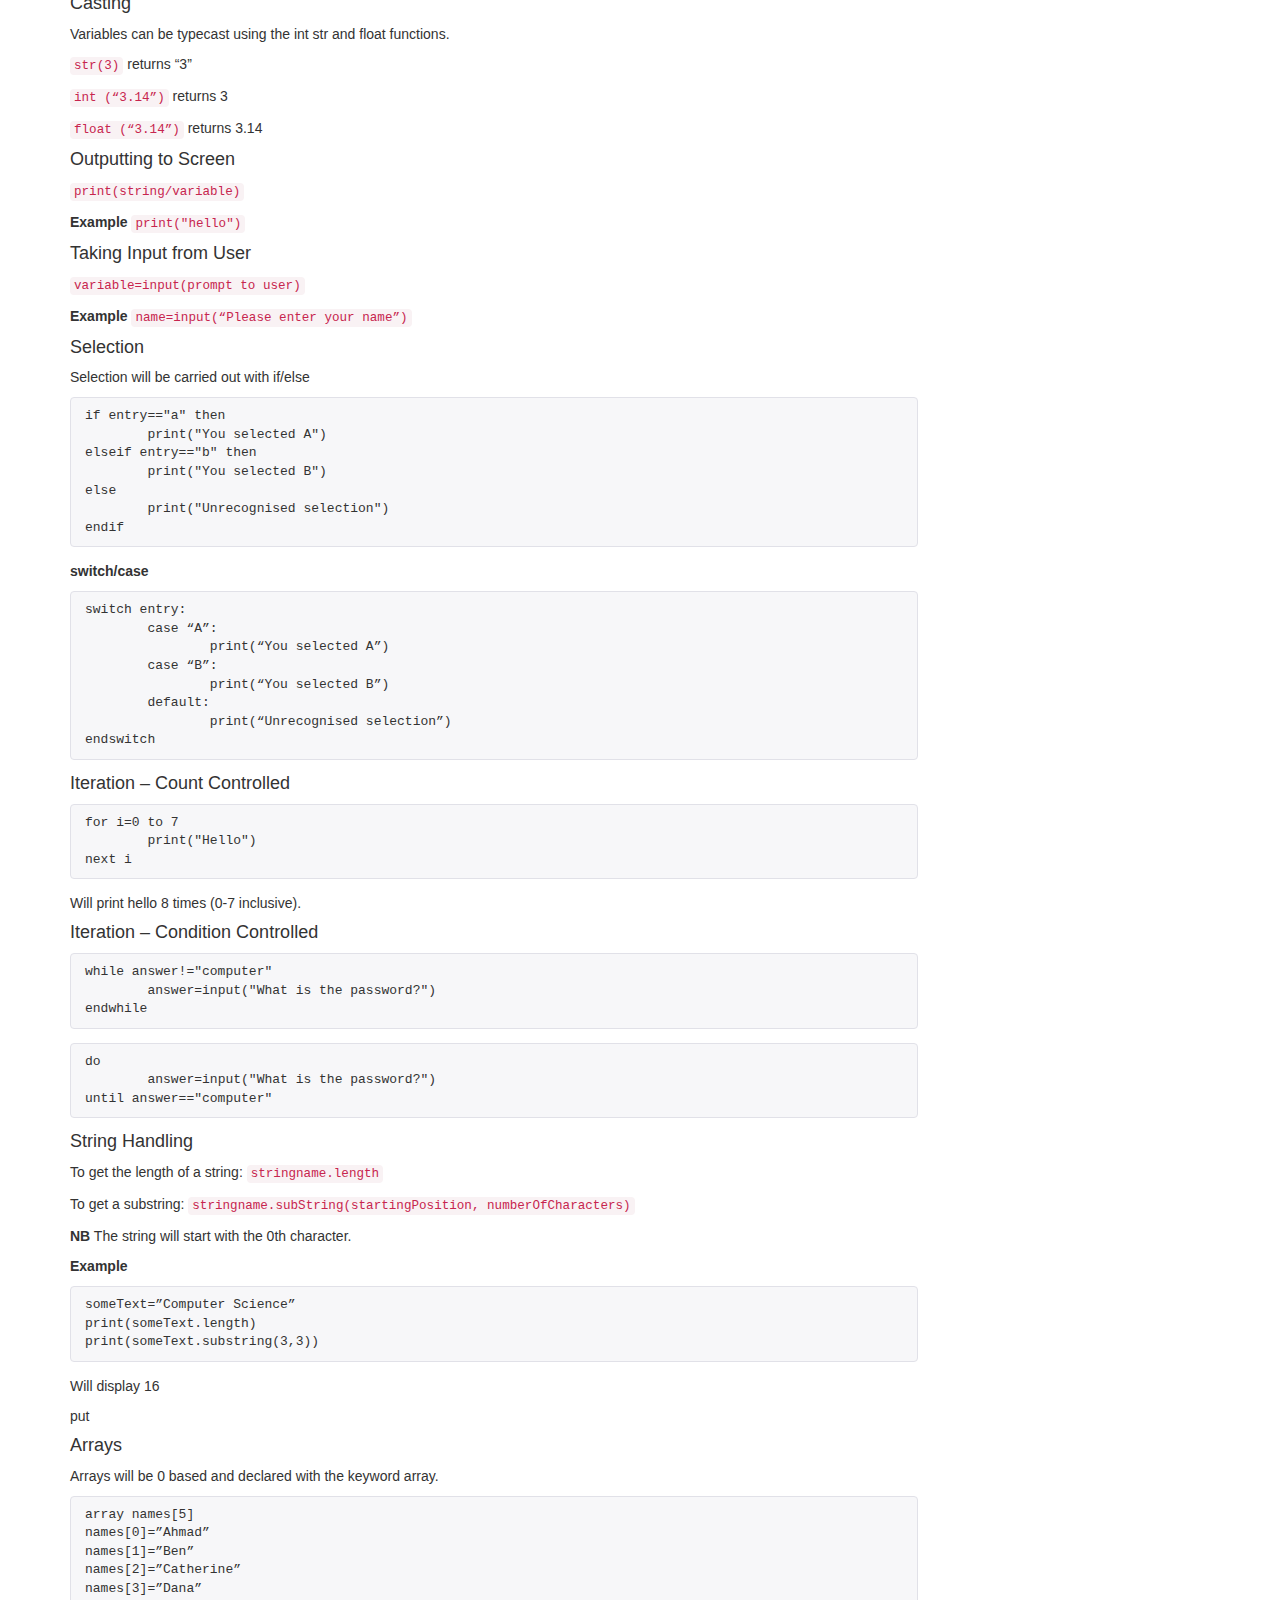
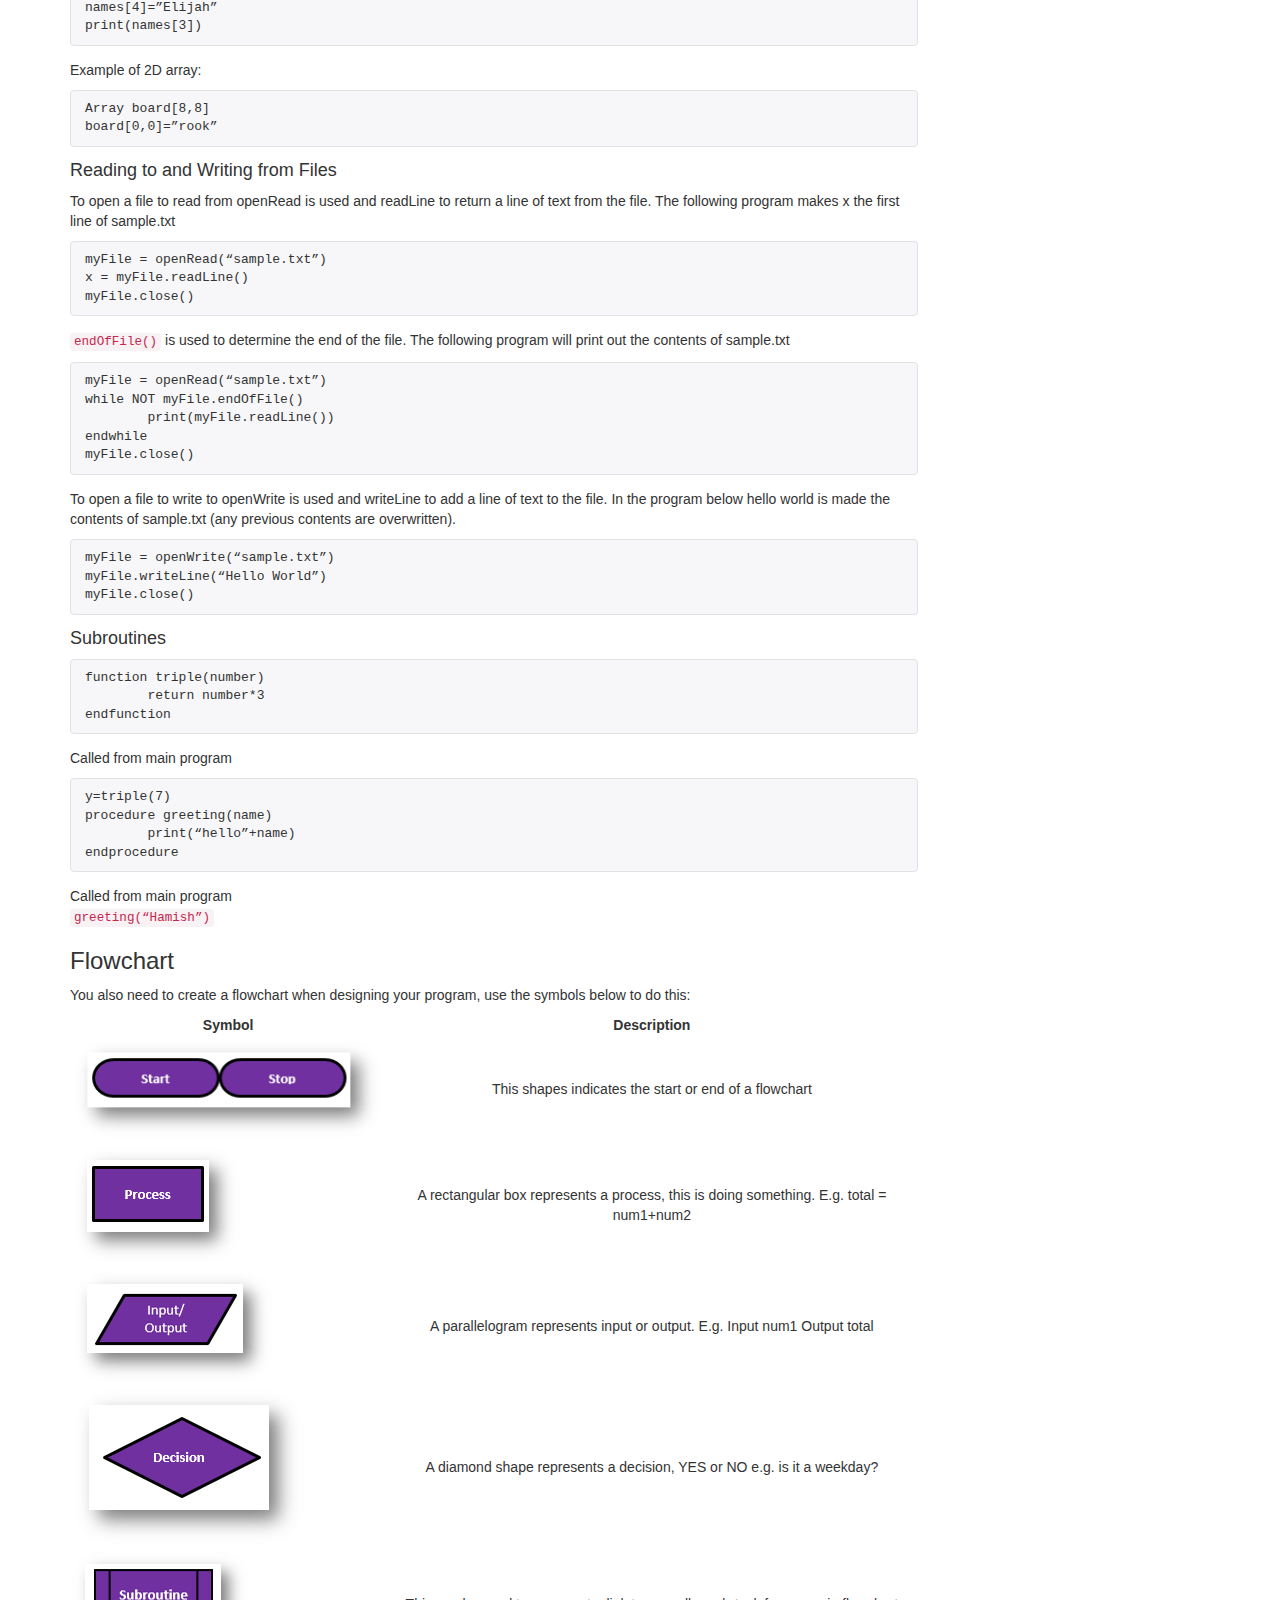
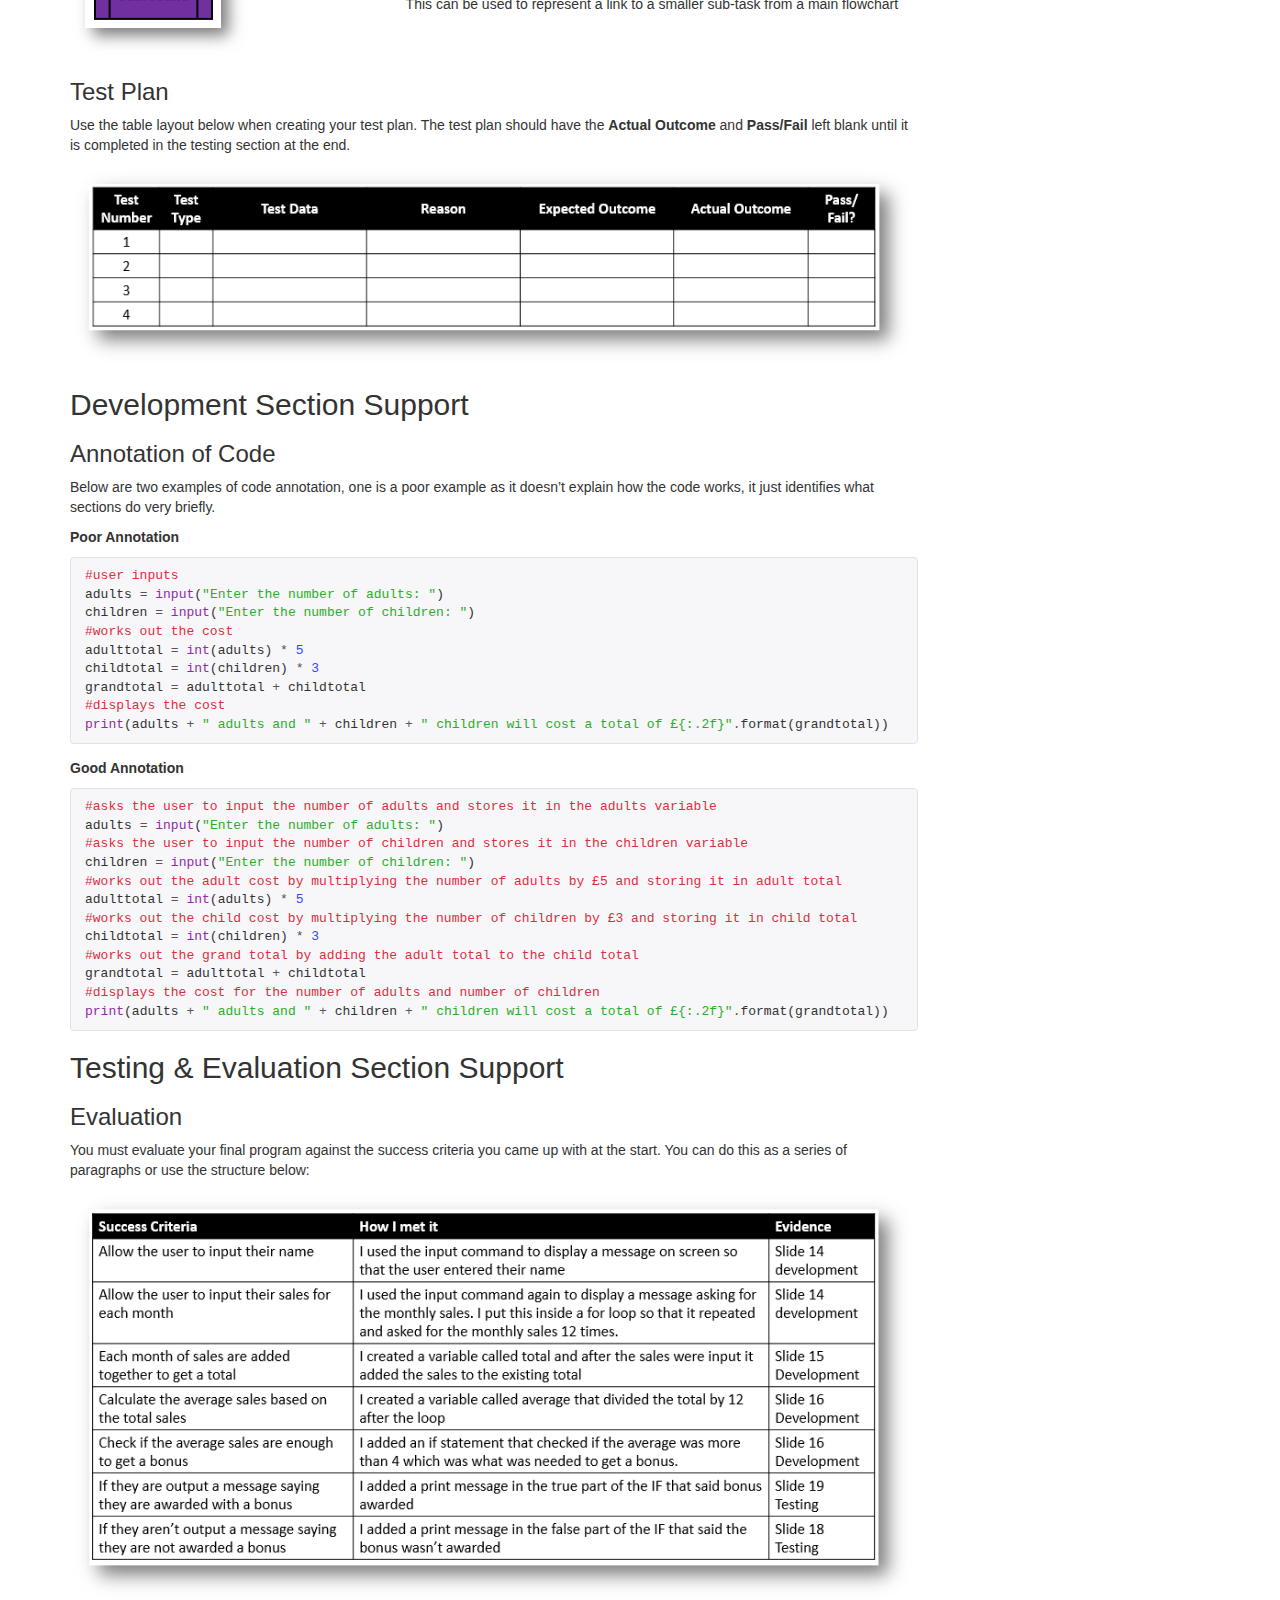
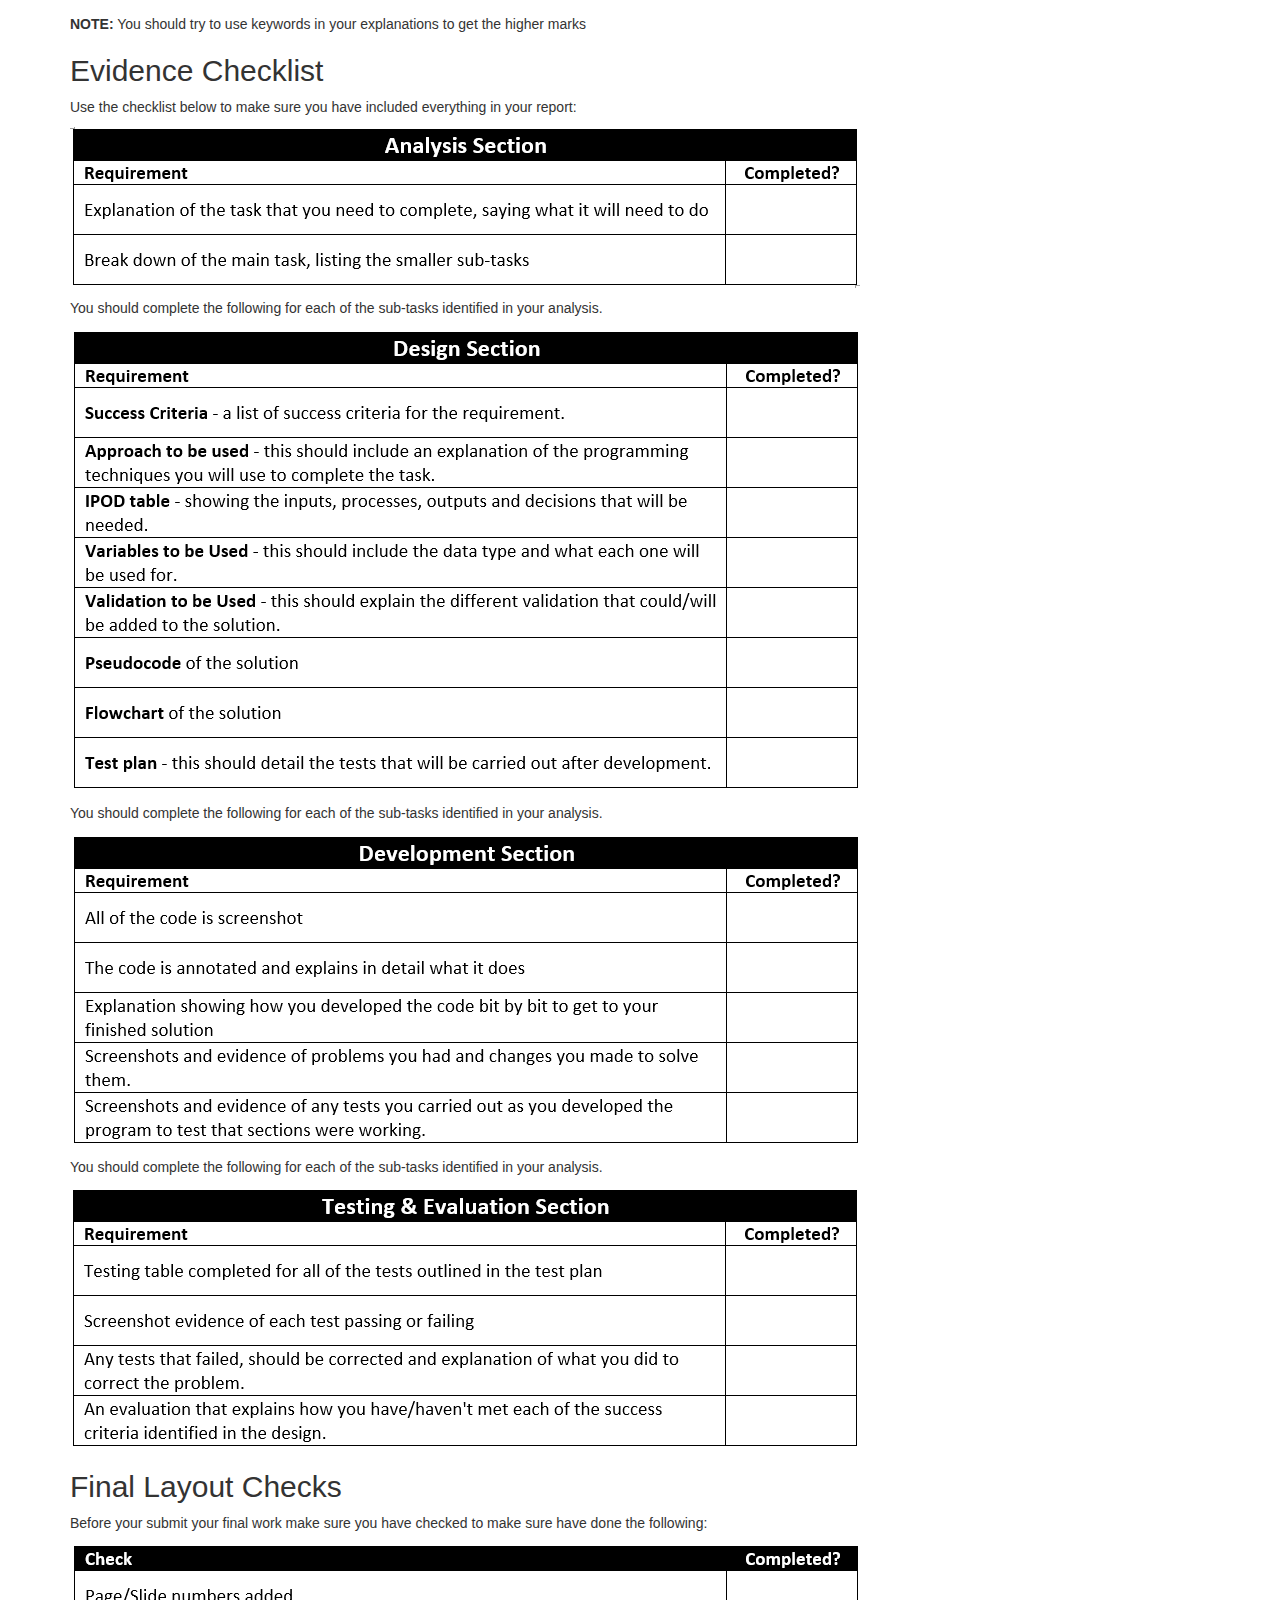
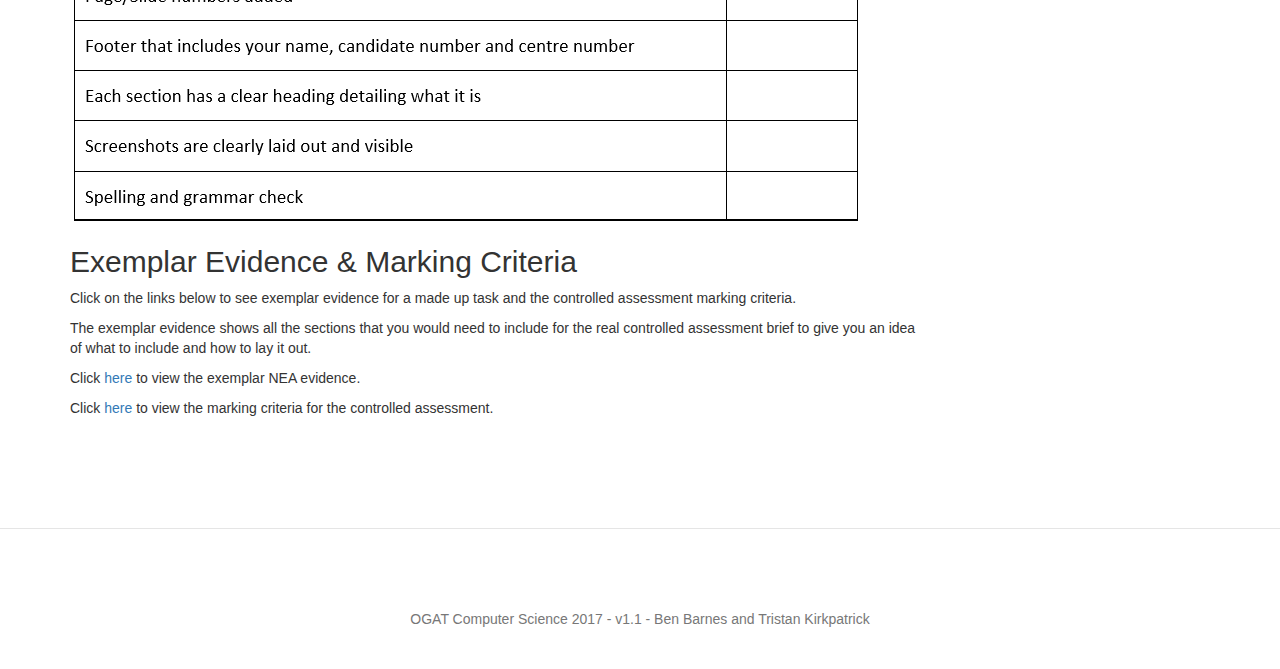
<file: evidencing.html>
<!DOCTYPE html>
<html lang="en" class="no-js">
    <head>
        <meta charset="utf-8">
<meta http-equiv="X-UA-Compatible" content="IE=edge">
<meta name="viewport" content="width=device-width, initial-scale=1">

<title>Evidencing</title>
<meta name="description"
      content="">

<link rel="stylesheet" href="css/bootstrap.min.css">
<link rel="stylesheet" href="assets/css/docs.css">
<link rel="stylesheet" href="assets/css/styles.css">


<link rel="stylesheet" href="css/main.css">


<link rel="canonical" href="/evidencing.html">
<link rel="alternate" type="application/rss+xml" title="J276 NEA Resource Bank" href="/feed.xml">

<style>
    #jumbotron-header {
        background: #67008E;
        background: linear-gradient(135deg, #67008E, #5B3293);
    }
</style>

<script src="js/jquery-1.11.2.min.js"></script>
<script src="js/bootstrap.min.js"></script>
<script src="js/stickyfill.min.js"></script>
<script src='assets/js/docs.min.js'></script>

    </head>

    <body>
        
<!--
<header class="navbar navbar-static-top bs-docs-nav" id="top">
    <div class="container">
        <div class="navbar-header" role="banner">
            <button class="navbar-toggle" type="button" data-toggle="collapse" data-target=".bs-navbar-collapse">
                <span class="sr-only">Toggle navigation</span>
                <span class="icon-bar"></span>
                <span class="icon-bar"></span>
                <span class="icon-bar"></span>
            </button>
            <a class="navbar-brand" href="/index.html">OGAT NEA Resource Bank - J276</a>
        </div>
        <nav class="collapse navbar-collapse bs-navbar-collapse" role="navigation">


            <ul class="nav navbar-nav">
                
                
                    
                        <li >
                            <a href="/algorithms.html">Algorithms</a>
                        </li>
                    
                
                    
                        <li >
                            <a href="/debugging.html">Debugging</a>
                        </li>
                    
                
                    
                        <li class="active">
                            <a href="/evidencing.html">Evidencing</a>
                        </li>
                    
                
                    
                
                    
                
                    
                        <li >
                            <a href="/key-syntax.html">Key Syntax</a>
                        </li>
                    
                
                    
                        <li >
                            <a href="/programming.html">Program Examples</a>
                        </li>
                    
                
                    
                        <li >
                            <a href="/rules.html">Rules</a>
                        </li>
                    
                
                    
                
                    
                        <li >
                            <a href="/testing.html">Testing</a>
                        </li>
                    
                
            </ul>



        </nav>
    </div>
</header>
-->

<header class="navbar navbar-fixed-top bs-docs-nav" id="top">
    <div class="container">
        <div class="navbar-header" role="banner">
            <button class="navbar-toggle" type="button" data-toggle="collapse" data-target=".bs-navbar-collapse">
                <span class="sr-only">Toggle navigation</span>
                <span class="icon-bar"></span>
                <span class="icon-bar"></span>
                <span class="icon-bar"></span>
            </button>
            <a class="navbar-brand" href="./index.html">J276 NEA Resource Bank</a>
        </div>
        <nav class="collapse navbar-collapse bs-navbar-collapse" role="navigation">
            <ul class="nav navbar-nav">
                
                
                    
                
                    
                
                    
                
                    
                        <li >
                            <a href="./key-syntax.html">Key Syntax</a>
                        </li>
                    
                
                    
                        <li >
                            <a href="./programming.html">Program Examples</a>
                        </li>
                    
                
                    
                        <li class="active">
                            <a href="./evidencing.html">Evidencing</a>
                        </li>
                    
                
                    
                        <li >
                            <a href="./algorithms.html">Algorithms</a>
                        </li>
                    
                
                    
                        <li >
                            <a href="./testing.html">Testing</a>
                        </li>
                    
                
                    
                        <li >
                            <a href="./debugging.html">Debugging</a>
                        </li>
                    
                
                    
                        <li >
                            <a href="./rules.html">Rules</a>
                        </li>
                    
                
            </ul>
            <ul class="nav navbar-nav navbar-right">
                
            </ul>
        </nav>
    </div>
</header>

        
    <div class="bs-docs-header" id="jumbotron-header">
        <div class="container">
            <h1>Evidencing</h1>
            <p></p>
        </div>
    </div>



        <div class="container">
    <div class="bs-docs-container row">
        <div class="col-md-12" role="main">
            <div class="bs-docs-section"><h1 id="evidencing">Evidencing</h1>
<p>You must produce a document for your controlled assessment to show how you have completed the programming task.</p>

<h2 id="how-it-is-marked">How it is marked</h2>
<p>The controlled assessment is out of 40 marks and is broken into <strong>five</strong> sections, these are:</p>
<ul>
  <li><strong>Programming Techniques (12 marks)</strong> - creating a working solution to the problem</li>
  <li><strong>Analysis (6 marks)</strong> - breaking down the task down, working out what it needs to do</li>
  <li><strong>Design (8 marks)</strong> - planning how you are going to solve the problem and test it, this includes algorithms</li>
  <li><strong>Development (8 marks)</strong> - showing how you solved the problem and how you developed it bit by bit, also showing how you tested it as you made it.</li>
  <li><strong>Testing, Evaluation &amp; Conclusions (6 marks)</strong> - testing your finished solution thoroughly to show it work, writing a conclusion against the success criteria.</li>
</ul>

<p>The information below gives you pointers and hints about what to include in your report, use this information carefully to ensure you include everything you need to.</p>

<h2 id="analysis-section">Analysis Section</h2>
<p>This should include:</p>
<ul>
  <li>an explanation of the task that you need to complete, saying what it will need to do</li>
  <li>a break down of the main task, listing the smaller sub-tasks</li>
</ul>

<h3 id="process-of-success">Process of Success</h3>

<p><img src="./images/evidencing1.png" alt="Evidencing1" /></p>

<p>Each sub-task identified in the analysis should follow the process of success and be broken down into <strong>three</strong> key sections, these are <strong>design</strong>, <strong>development</strong> and <strong>testing</strong>.</p>

<h2 id="design-section">Design Section</h2>
<p>This should include:</p>
<ul>
  <li>Success Criteria - a list of success criteria for the requirement.</li>
  <li>Approach to be Used - this should include an explanation of the programming techniques you will use to complete the task.</li>
  <li>IPOD table - showing the inputs, processes, outputs and decisions that will be needed.</li>
  <li>Variables to be Used - this should include the data type and what each one will be used for.</li>
  <li>Validation to be Used - this should explain the different validation that could/will be added to the solution.</li>
  <li>Pseudocode &amp; Flowchart of the solution to be created.</li>
  <li>Test plan - this should detail the tests that will be carried out after development.</li>
</ul>

<h2 id="development-section">Development Section</h2>
<p>This should include:</p>
<ul>
  <li>explanation showing how you developed the code bit by bit to get to your finished solution.</li>
  <li>screenshots and evidence of problems you had and changes you made to solve them.</li>
  <li>screenshots and evidence of any tests you carried out as you developed the program to test that sections were working.</li>
  <li>full annotation of the final code with screenshots of it.</li>
</ul>

<h2 id="testing-section">Testing Section</h2>
<ul>
  <li>Test plan has been fully completed with screenshots showing the tests being carried out.</li>
  <li>If any tests failed, these should be corrected and re-tested.</li>
  <li>Evaluation of your solution against the success criteria, explaining how you have met each one.</li>
</ul>

<h2 id="design-section-support">Design Section Support</h2>

<h3 id="variables-to-be-used">Variables to be Used</h3>
<p>Create a table that lists all of the variable names, their data types and what they will be used for, an example is shown below:</p>

<p><img src="./images/evidencing2.png" alt="Evidencing2" /></p>

<h3 id="ipod-table">IPOD Table</h3>
<p>The IPOD table will help break down the task by identifying the <strong>inputs</strong>, <strong>processes</strong>, <strong>outputs</strong> and <strong>decisions</strong>. You could write it as a list or use a table like the example below:</p>

<p><img src="./images/evidencing3.png" alt="Evidencing3" /></p>

<h3 id="validation-to-be-used">Validation to be Used</h3>
<p>Make a list of the different validation you will try to include in your solution to prevent invalid input. You can either make this as a set of bullet points or use a table like the example below:</p>

<p><img src="./images/evidencing4.png" alt="Evidencing4" /></p>

<h3 id="pseudocode">Pseudocode</h3>
<p>You need to develop pseudocode to show the design of your algorithm, below is the pseudocode guide supplied by OCR to help you.</p>

<h4 id="variables">Variables</h4>
<p>Variables are assigned using the <code class="highlighter-rouge">=</code> operator.</p>
<div class="highlighter-rouge"><pre class="highlight"><code>x=3
name=“Bob”
</code></pre>
</div>

<p>A variable is declared the first time a value is assigned. It assumes the data type of the value it is given.</p>

<p>Variables declared inside a function or procedure are local to that subroutine.</p>

<p>Variables in the main program can be made global with the keyword global.
<code class="highlighter-rouge">global userid = 123</code></p>

<h4 id="casting">Casting</h4>
<p>Variables can be typecast using the int str and float functions.</p>

<p><code class="highlighter-rouge">str(3)</code> returns “3”</p>

<p><code class="highlighter-rouge">int (“3.14”)</code> returns 3</p>

<p><code class="highlighter-rouge">float (“3.14”)</code> returns 3.14</p>

<h4 id="outputting-to-screen">Outputting to Screen</h4>
<p><code class="highlighter-rouge">print(string/variable)</code></p>

<p><strong>Example</strong>
<code class="highlighter-rouge">print("hello")</code></p>

<h4 id="taking-input-from-user">Taking Input from User</h4>
<p><code class="highlighter-rouge">variable=input(prompt to user)</code></p>

<p><strong>Example</strong>
<code class="highlighter-rouge">name=input(“Please enter your name”)</code></p>

<h4 id="selection">Selection</h4>
<p>Selection will be carried out with if/else</p>

<div class="highlighter-rouge"><pre class="highlight"><code>if entry=="a" then
	print("You selected A")
elseif entry=="b" then
	print("You selected B")
else
	print("Unrecognised selection")
endif
</code></pre>
</div>

<p><strong>switch/case</strong></p>

<div class="highlighter-rouge"><pre class="highlight"><code>switch entry:
	case “A”:
		print(“You selected A”)
	case “B”:
		print(“You selected B”)
	default:
		print(“Unrecognised selection”)
endswitch
</code></pre>
</div>

<h4 id="iteration--count-controlled">Iteration – Count Controlled</h4>
<div class="highlighter-rouge"><pre class="highlight"><code>for i=0 to 7
	print("Hello")
next i
</code></pre>
</div>
<p>Will print hello 8 times (0-7 inclusive).</p>

<h4 id="iteration--condition-controlled">Iteration – Condition Controlled</h4>
<div class="highlighter-rouge"><pre class="highlight"><code>while answer!="computer"
	answer=input("What is the password?")
endwhile
</code></pre>
</div>
<div class="highlighter-rouge"><pre class="highlight"><code>do
	answer=input("What is the password?")
until answer=="computer"
</code></pre>
</div>

<h4 id="string-handling">String Handling</h4>
<p>To get the length of a string:
<code class="highlighter-rouge">stringname.length</code></p>

<p>To get a substring:
<code class="highlighter-rouge">stringname.subString(startingPosition, numberOfCharacters)</code></p>

<p><strong>NB</strong> The string will start with the 0th character.</p>

<p><strong>Example</strong></p>
<div class="highlighter-rouge"><pre class="highlight"><code>someText=”Computer Science”
print(someText.length)
print(someText.substring(3,3))
</code></pre>
</div>

<p>Will display
16</p>

<p>put</p>

<h4 id="arrays">Arrays</h4>
<p>Arrays will be 0 based and declared with the keyword array.</p>
<div class="highlighter-rouge"><pre class="highlight"><code>array names[5]
names[0]=”Ahmad”
names[1]=”Ben”
names[2]=”Catherine”
names[3]=”Dana”
names[4]=”Elijah”
print(names[3])
</code></pre>
</div>
<p>Example of 2D array:</p>
<div class="highlighter-rouge"><pre class="highlight"><code>Array board[8,8]
board[0,0]=”rook”
</code></pre>
</div>

<h4 id="reading-to-and-writing-from-files">Reading to and Writing from Files</h4>
<p>To open a file to read from openRead is used and readLine to return a line of text from the file.
The following program makes x the first line of sample.txt</p>
<div class="highlighter-rouge"><pre class="highlight"><code>myFile = openRead(“sample.txt”)
x = myFile.readLine()
myFile.close()
</code></pre>
</div>

<p><code class="highlighter-rouge">endOfFile()</code> is used to determine the end of the file. The following program will print out the contents of sample.txt</p>
<div class="highlighter-rouge"><pre class="highlight"><code>myFile = openRead(“sample.txt”)
while NOT myFile.endOfFile()
	print(myFile.readLine())
endwhile
myFile.close()
</code></pre>
</div>

<p>To open a file to write to openWrite is used and writeLine to add a line of text to the file. In the program below hello world is made the contents of sample.txt (any previous contents are overwritten).</p>
<div class="highlighter-rouge"><pre class="highlight"><code>myFile = openWrite(“sample.txt”)
myFile.writeLine(“Hello World”)
myFile.close()
</code></pre>
</div>

<h4 id="subroutines">Subroutines</h4>
<div class="highlighter-rouge"><pre class="highlight"><code>function triple(number)  
	return number*3
endfunction  
</code></pre>
</div>

<p>Called from main program</p>
<div class="highlighter-rouge"><pre class="highlight"><code>y=triple(7)  
procedure greeting(name)  
	print(“hello”+name)
endprocedure
</code></pre>
</div>

<p>Called from main program<br />
<code class="highlighter-rouge">greeting(“Hamish”)</code></p>

<h3 id="flowchart">Flowchart</h3>
<p>You also need to create a flowchart when designing your program, use the symbols below to do this:</p>

<table>
  <thead>
    <tr>
      <th style="text-align: center"><strong>Symbol</strong></th>
      <th style="text-align: center"><strong>Description</strong></th>
    </tr>
  </thead>
  <tbody>
    <tr>
      <td style="text-align: center"><img src="./images/evidencing5.png" alt="Evidencing5" /></td>
      <td style="text-align: center">This shapes indicates the start or end of a flowchart</td>
    </tr>
    <tr>
      <td style="text-align: center"><img src="./images/evidencing6.png" alt="Evidencing6" /></td>
      <td style="text-align: center">A rectangular box represents a process, this is doing something. E.g. total = num1+num2</td>
    </tr>
    <tr>
      <td style="text-align: center"><img src="./images/evidencing7.png" alt="Evidencing7" /></td>
      <td style="text-align: center">A parallelogram represents input or output. E.g. Input num1 Output total</td>
    </tr>
    <tr>
      <td style="text-align: center"><img src="./images/evidencing8.png" alt="Evidencing8" /></td>
      <td style="text-align: center">A diamond shape represents a decision, YES or NO e.g. is it a weekday?</td>
    </tr>
    <tr>
      <td style="text-align: center"><img src="./images/evidencing9.png" alt="Evidencing9" /></td>
      <td style="text-align: center">This can be used to represent a link to a smaller sub-task from a main flowchart</td>
    </tr>
  </tbody>
</table>

<h3 id="test-plan">Test Plan</h3>
<p>Use the table layout below when creating your test plan. The test plan should have the <strong>Actual Outcome</strong> and <strong>Pass/Fail</strong> left blank until it is completed in the testing section at the end.</p>

<p><img src="./images/evidencing10.png" alt="Evidencing10" /></p>

<h2 id="development-section-support">Development Section Support</h2>

<h3 id="annotation-of-code">Annotation of Code</h3>
<p>Below are two examples of code annotation, one is a poor example as it doesn’t explain how the code works, it just identifies what sections do very briefly.</p>

<p><strong>Poor Annotation</strong></p>
<div class="language-python highlighter-rouge"><pre class="highlight"><code><span class="c">#user inputs</span>
<span class="n">adults</span> <span class="o">=</span> <span class="nb">input</span><span class="p">(</span><span class="s">"Enter the number of adults: "</span><span class="p">)</span>
<span class="n">children</span> <span class="o">=</span> <span class="nb">input</span><span class="p">(</span><span class="s">"Enter the number of children: "</span><span class="p">)</span>
<span class="c">#works out the cost</span>
<span class="n">adulttotal</span> <span class="o">=</span> <span class="nb">int</span><span class="p">(</span><span class="n">adults</span><span class="p">)</span> <span class="o">*</span> <span class="mi">5</span>
<span class="n">childtotal</span> <span class="o">=</span> <span class="nb">int</span><span class="p">(</span><span class="n">children</span><span class="p">)</span> <span class="o">*</span> <span class="mi">3</span>
<span class="n">grandtotal</span> <span class="o">=</span> <span class="n">adulttotal</span> <span class="o">+</span> <span class="n">childtotal</span>
<span class="c">#displays the cost</span>
<span class="k">print</span><span class="p">(</span><span class="n">adults</span> <span class="o">+</span> <span class="s">" adults and "</span> <span class="o">+</span> <span class="n">children</span> <span class="o">+</span> <span class="s">" children will cost a total of £{:.2f}"</span><span class="o">.</span><span class="n">format</span><span class="p">(</span><span class="n">grandtotal</span><span class="p">))</span>
</code></pre>
</div>

<p><strong>Good Annotation</strong></p>
<div class="language-python highlighter-rouge"><pre class="highlight"><code><span class="c">#asks the user to input the number of adults and stores it in the adults variable</span>
<span class="n">adults</span> <span class="o">=</span> <span class="nb">input</span><span class="p">(</span><span class="s">"Enter the number of adults: "</span><span class="p">)</span>
<span class="c">#asks the user to input the number of children and stores it in the children variable</span>
<span class="n">children</span> <span class="o">=</span> <span class="nb">input</span><span class="p">(</span><span class="s">"Enter the number of children: "</span><span class="p">)</span>
<span class="c">#works out the adult cost by multiplying the number of adults by £5 and storing it in adult total</span>
<span class="n">adulttotal</span> <span class="o">=</span> <span class="nb">int</span><span class="p">(</span><span class="n">adults</span><span class="p">)</span> <span class="o">*</span> <span class="mi">5</span>
<span class="c">#works out the child cost by multiplying the number of children by £3 and storing it in child total</span>
<span class="n">childtotal</span> <span class="o">=</span> <span class="nb">int</span><span class="p">(</span><span class="n">children</span><span class="p">)</span> <span class="o">*</span> <span class="mi">3</span>
<span class="c">#works out the grand total by adding the adult total to the child total</span>
<span class="n">grandtotal</span> <span class="o">=</span> <span class="n">adulttotal</span> <span class="o">+</span> <span class="n">childtotal</span>
<span class="c">#displays the cost for the number of adults and number of children</span>
<span class="k">print</span><span class="p">(</span><span class="n">adults</span> <span class="o">+</span> <span class="s">" adults and "</span> <span class="o">+</span> <span class="n">children</span> <span class="o">+</span> <span class="s">" children will cost a total of £{:.2f}"</span><span class="o">.</span><span class="n">format</span><span class="p">(</span><span class="n">grandtotal</span><span class="p">))</span>
</code></pre>
</div>

<h2 id="testing--evaluation-section-support">Testing &amp; Evaluation Section Support</h2>

<h3 id="evaluation">Evaluation</h3>
<p>You must evaluate your final program against the success criteria you came up with at the start. You can do this as a series of paragraphs or use the structure below:</p>

<p><img src="./images/evidencing11.png" alt="Evidencing11" /></p>

<p><strong>NOTE:</strong> You should try to use keywords in your explanations to get the higher marks</p>

<h2 id="evidence-checklist">Evidence Checklist</h2>
<p>Use the checklist below to make sure you have included everything in your report:</p>

<p><img src="./images/evidencing12.PNG" alt="Evidencing12" /></p>

<p>You should complete the following for each of the sub-tasks identified in your analysis.</p>

<p><img src="./images/evidencing13.PNG" alt="Evidencing13" /></p>

<p>You should complete the following for each of the sub-tasks identified in your analysis.</p>

<p><img src="./images/evidencing14.PNG" alt="Evidencing14" /></p>

<p>You should complete the following for each of the sub-tasks identified in your analysis.</p>

<p><img src="./images/evidencing15.PNG" alt="Evidencing15" /></p>

<h2 id="final-layout-checks">Final Layout Checks</h2>
<p>Before your submit your final work make sure you have checked to make sure have done the following:</p>

<p><img src="./images/evidencing16.PNG" alt="Evidencing16" /></p>

<h2 id="exemplar-evidence--marking-criteria">Exemplar Evidence &amp; Marking Criteria</h2>
<p>Click on the links below to see exemplar evidence for a made up task and the controlled assessment marking criteria.</p>

<p>The exemplar evidence shows all the sections that you would need to include for the real controlled assessment brief to give you an idea of what to include and how to lay it out.</p>

<p>Click <a href="docs/ExemplarEvidenceNEA.pdf">here</a> to view the exemplar NEA evidence.</p>

<p>Click <a href="docs/NEAMarkingCriteria.pdf">here</a> to view the marking criteria for the controlled assessment.</p>
</div>
        </div>

        <div class="col-md-3 bs-docs-sidebar hidden-print" role="complementary">
            <ul class="nav bs-docs-sidenav"></ul>

            <a class="back-to-top" id="back-to-top" href="#top"> <i class="glyphicon glyphicon-chevron-up"></i>
                Back to top
            </a>
        </div>
    </div>

    
</div>


        <footer class="bs-docs-footer" role="contentinfo">
    <div class="container">
        <div class="bs-docs-social">
            <ul class="bs-docs-social-buttons">
                
            </ul>
        </div>

        <p>
            OGAT Computer Science 2017 - v1.1 - Ben Barnes and Tristan Kirkpatrick</a>
        </p>
        <p>
        </p>


    </div>
</footer>


    <script src="js/d3.min.js"></script>
    <script src="js/trianglify.min.js"></script>
    <script>
        trianglify("#67008E", "#5B3293");
    </script>
    <script>
          if ($('#back-to-top').length) {
          var scrollTrigger = 100, // px
              backToTop = function () {
                  var scrollTop = $(window).scrollTop();
                  if (scrollTop > scrollTrigger) {
                      $('#back-to-top').addClass('show');
                  } else {
                      $('#back-to-top').removeClass('show');
                  }
              };
          backToTop();
          $(window).on('scroll', function () {
              backToTop();
          });
          $('#back-to-top').on('click', function (e) {
              e.preventDefault();
              $('html,body').animate({
                  scrollTop: 0
              }, 700);
          });
      }
      </script>





    </body>
</html>
</file>
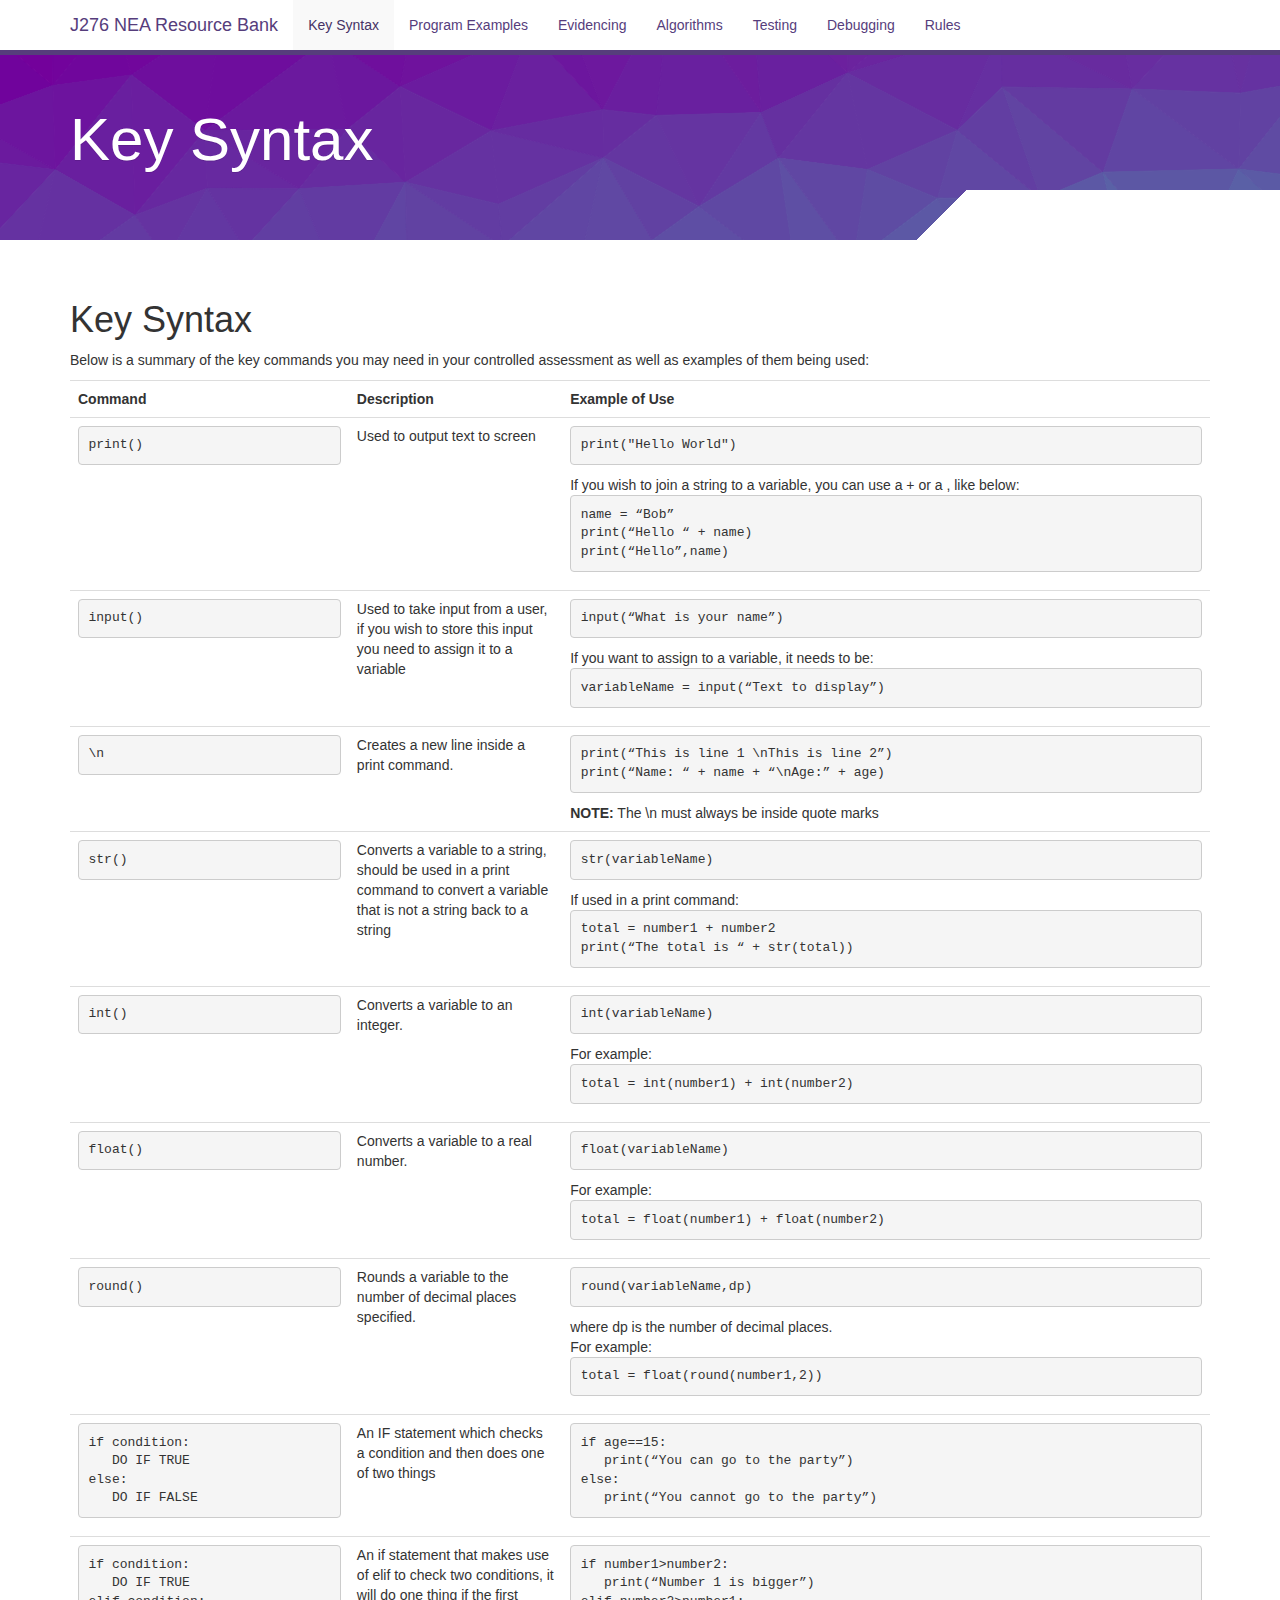
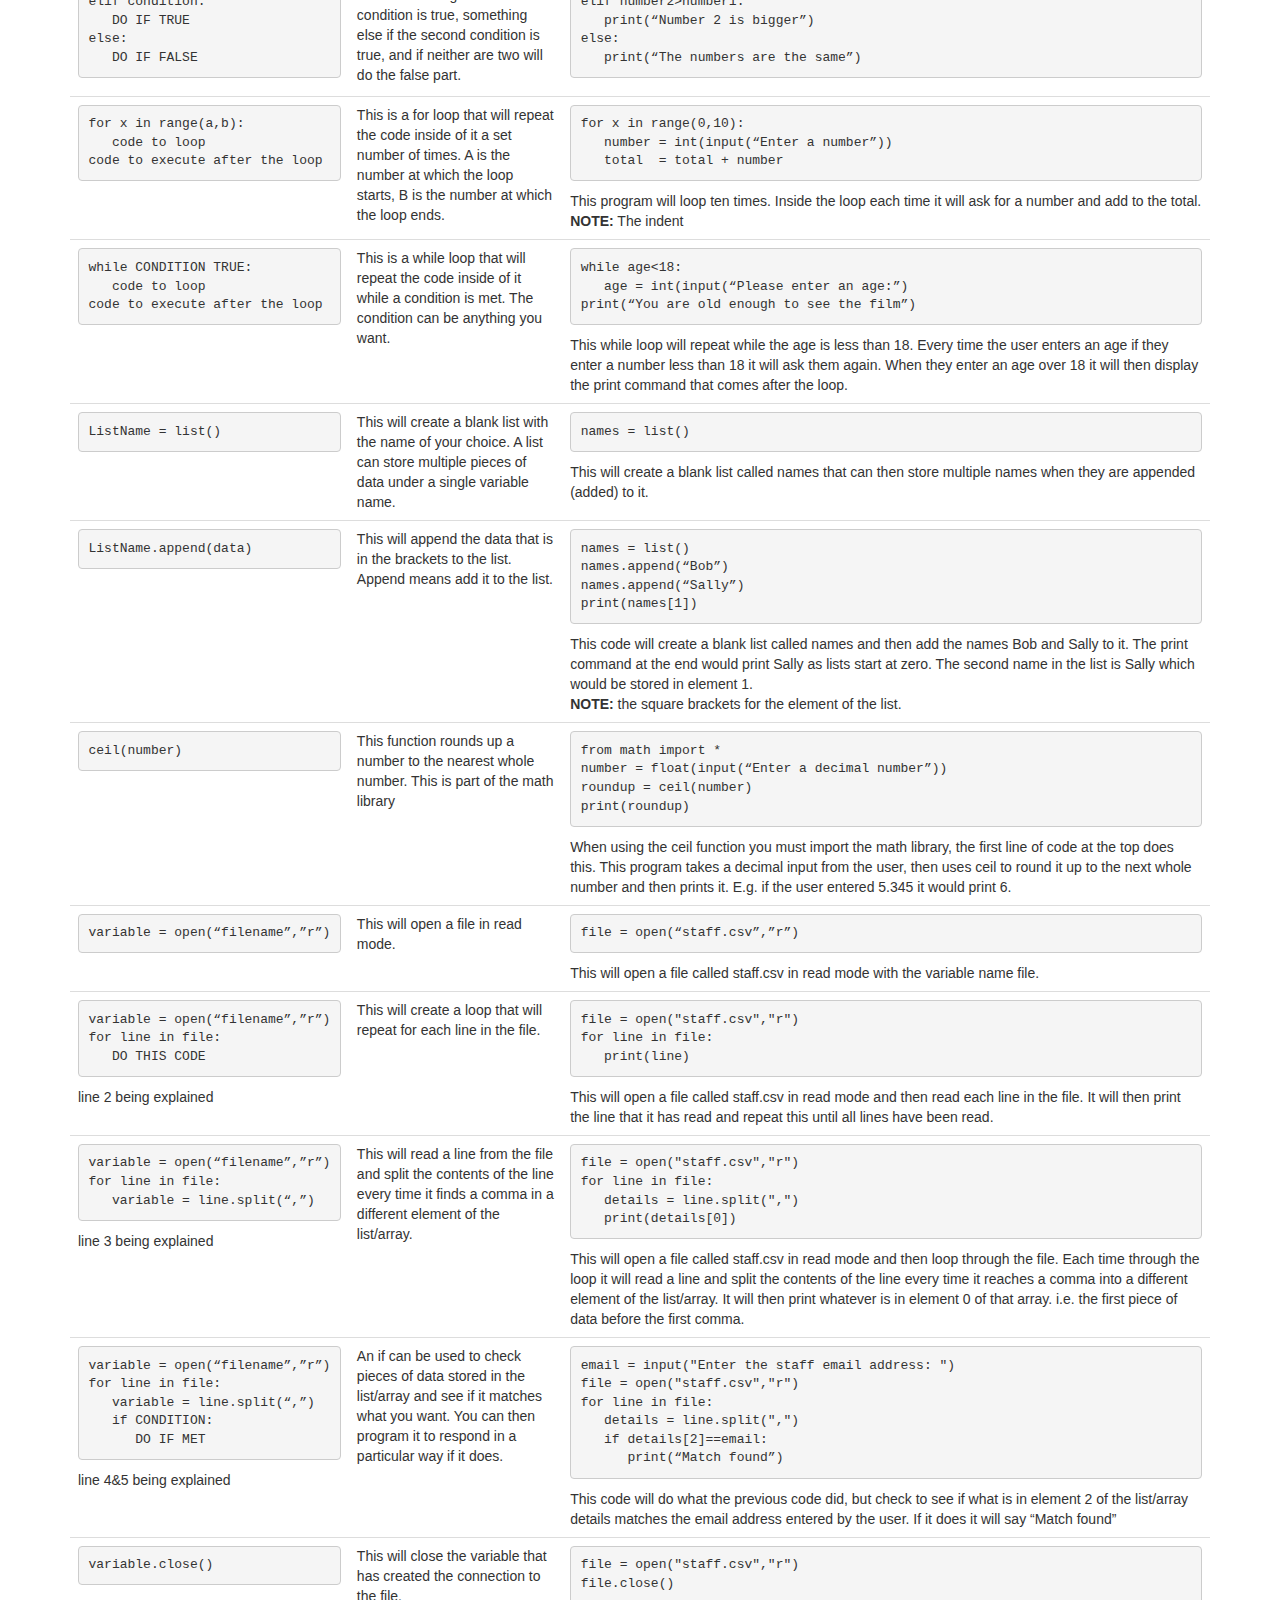
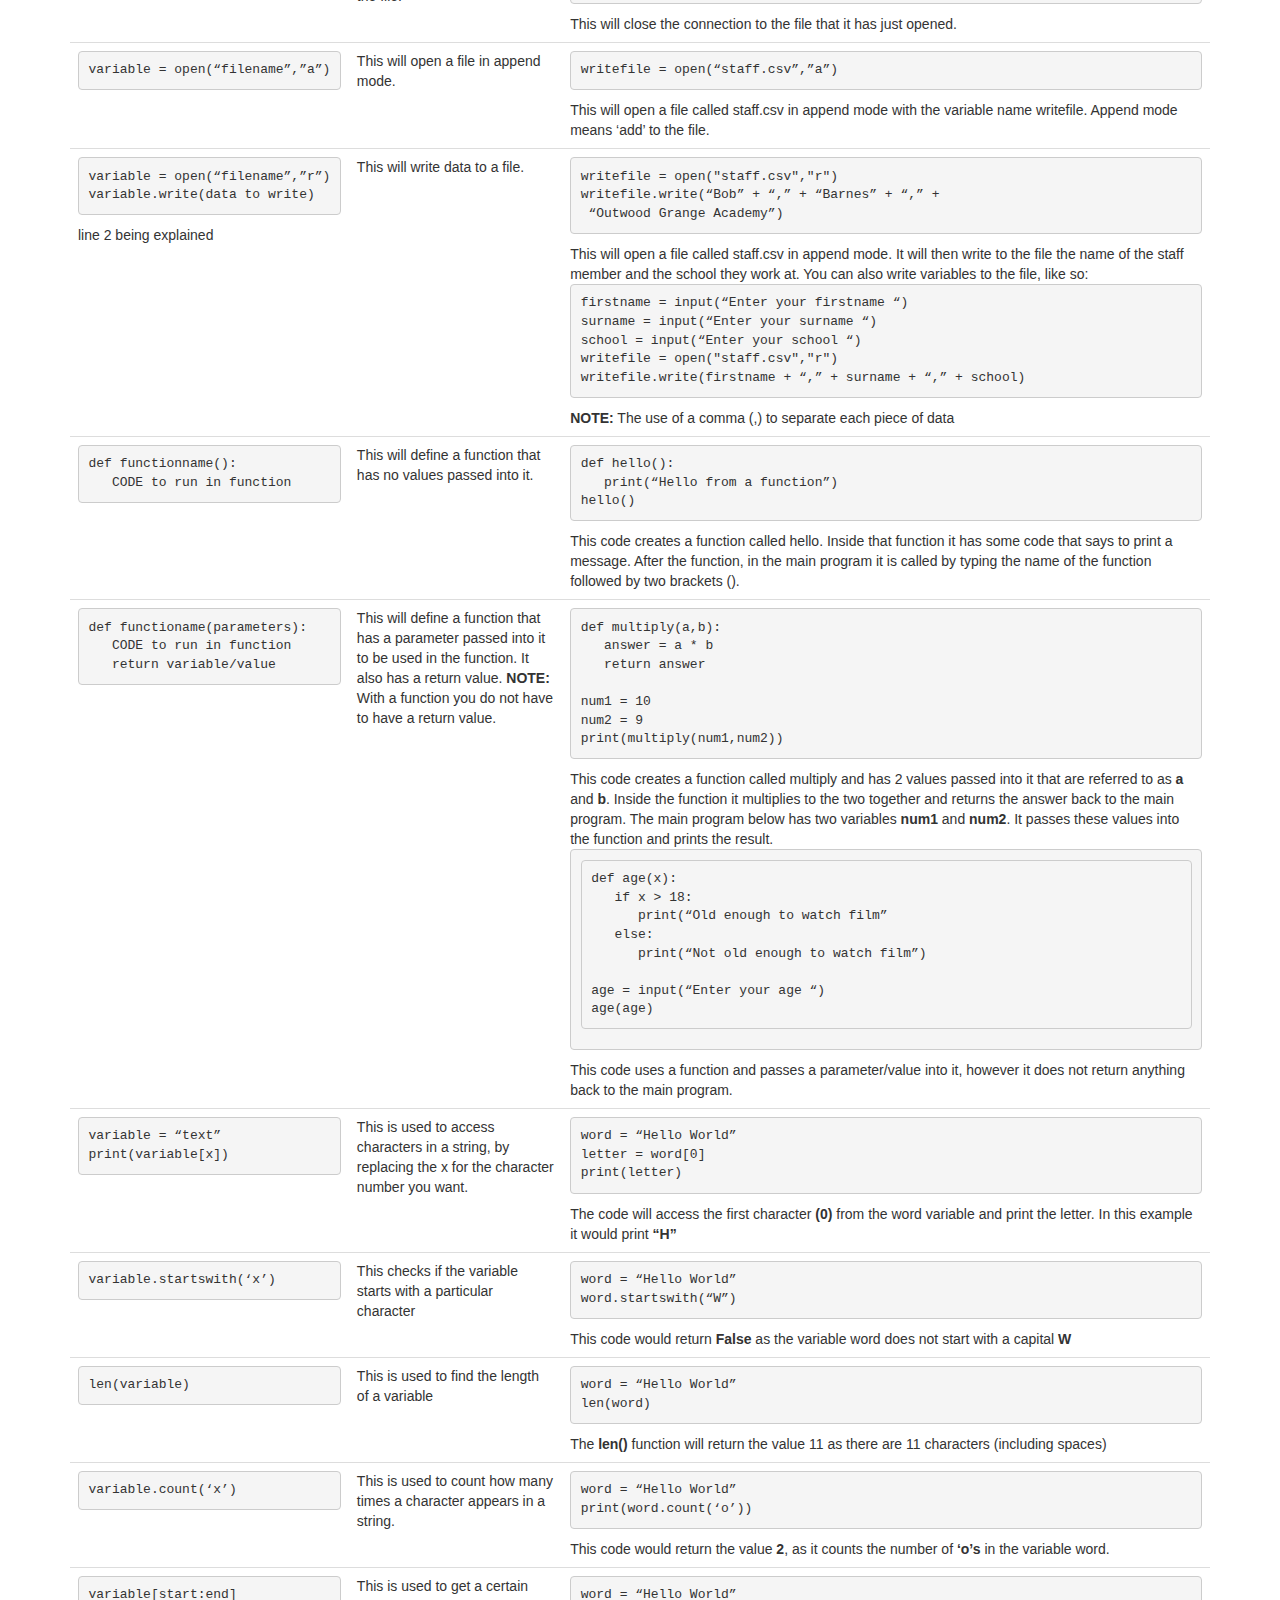
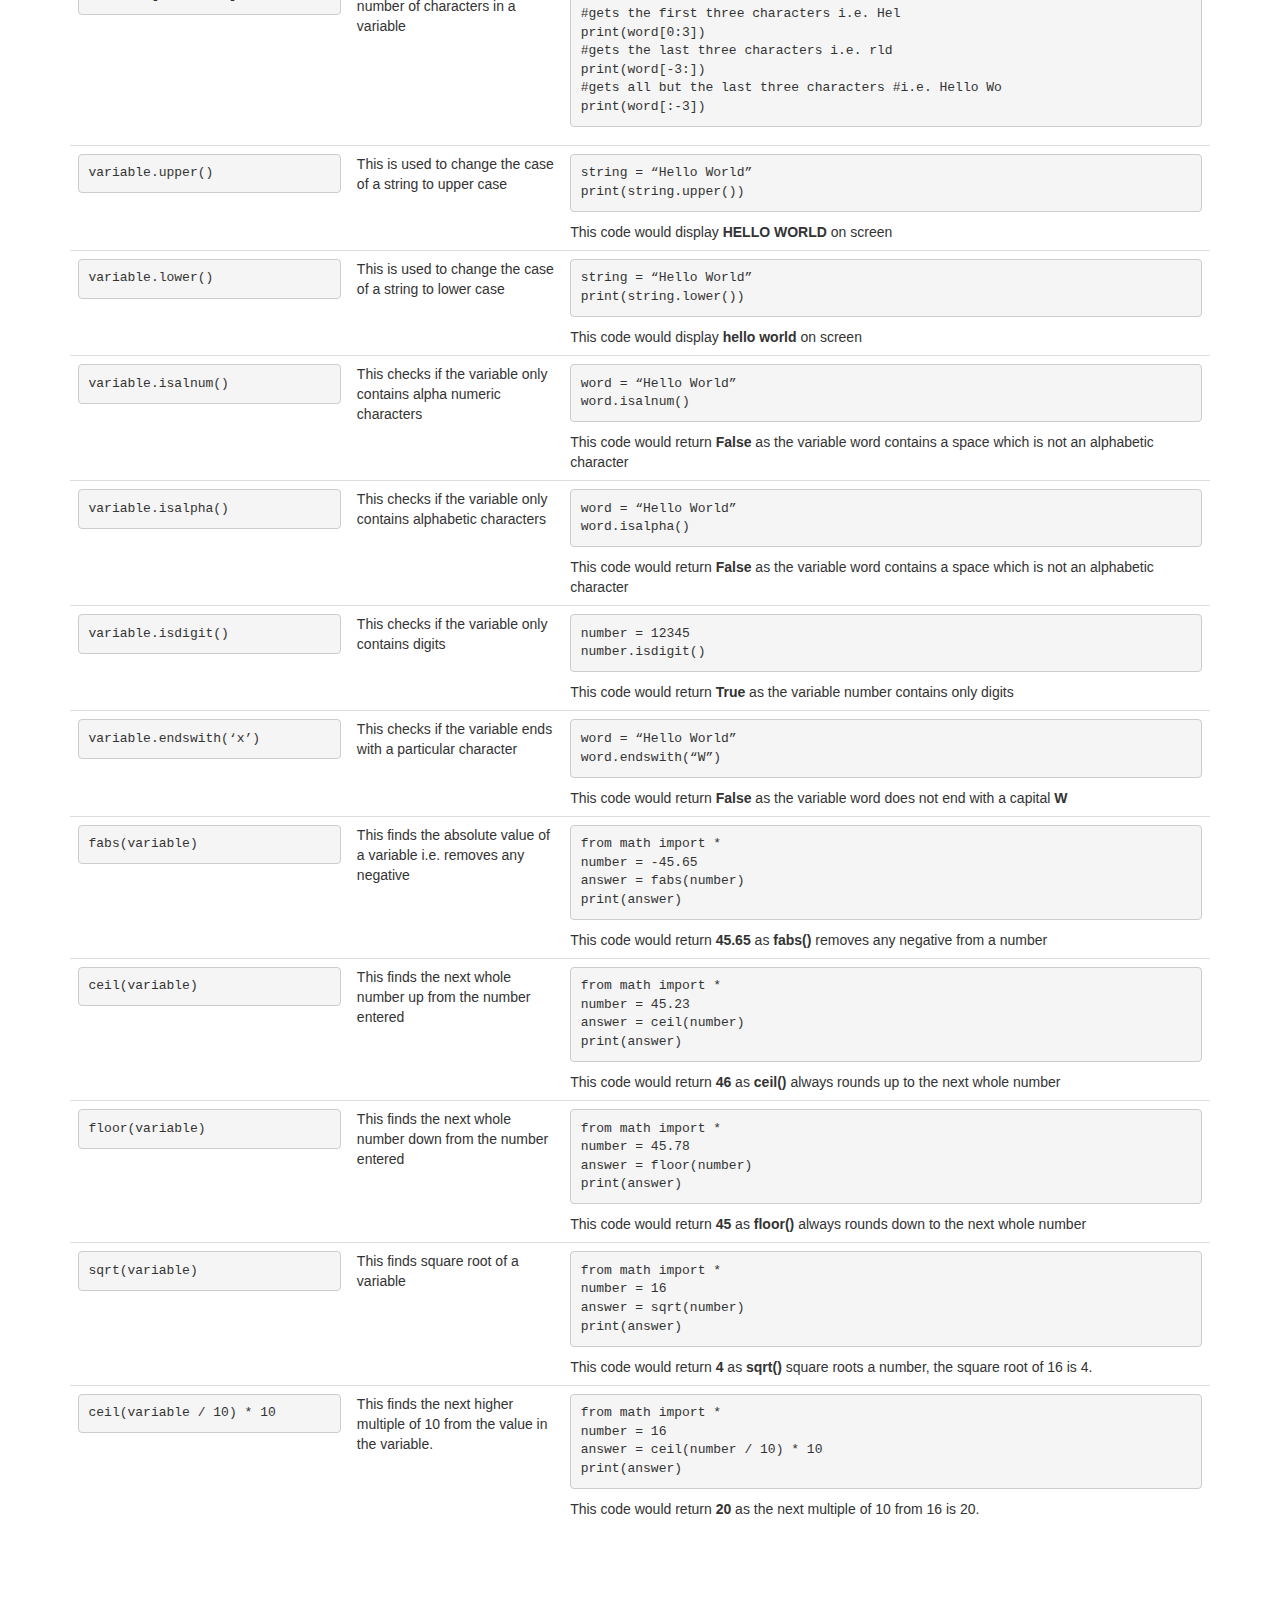
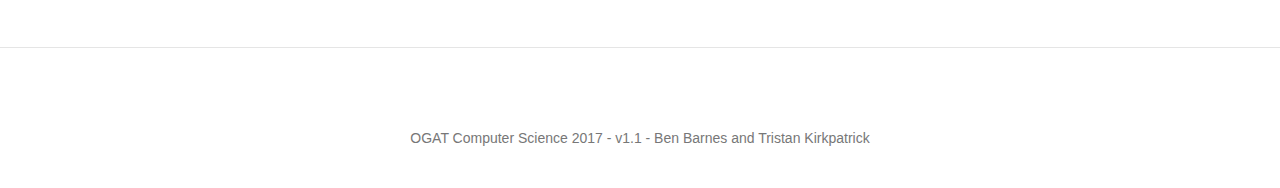
<file: key-syntax.html>
<!DOCTYPE html>
<html lang="en" class="no-js">
    <head>
        <meta charset="utf-8">
<meta http-equiv="X-UA-Compatible" content="IE=edge">
<meta name="viewport" content="width=device-width, initial-scale=1">

<title>Key Syntax</title>
<meta name="description"
      content="">

<link rel="stylesheet" href="css/bootstrap.min.css">
<link rel="stylesheet" href="assets/css/docs.css">
<link rel="stylesheet" href="assets/css/styles.css">


<link rel="stylesheet" href="css/main.css">


<link rel="canonical" href="/key-syntax.html">
<link rel="alternate" type="application/rss+xml" title="J276 NEA Resource Bank" href="/feed.xml">

<style>
    #jumbotron-header {
        background: #67008E;
        background: linear-gradient(135deg, #67008E, #5B3293);
    }
</style>

<script src="js/jquery-1.11.2.min.js"></script>
<script src="js/bootstrap.min.js"></script>
<script src="js/stickyfill.min.js"></script>
<script src='assets/js/docs.min.js'></script>

    </head>

    <body>
        
<!--
<header class="navbar navbar-static-top bs-docs-nav" id="top">
    <div class="container">
        <div class="navbar-header" role="banner">
            <button class="navbar-toggle" type="button" data-toggle="collapse" data-target=".bs-navbar-collapse">
                <span class="sr-only">Toggle navigation</span>
                <span class="icon-bar"></span>
                <span class="icon-bar"></span>
                <span class="icon-bar"></span>
            </button>
            <a class="navbar-brand" href="/index.html">OGAT NEA Resource Bank - J276</a>
        </div>
        <nav class="collapse navbar-collapse bs-navbar-collapse" role="navigation">


            <ul class="nav navbar-nav">
                
                
                    
                        <li >
                            <a href="/algorithms.html">Algorithms</a>
                        </li>
                    
                
                    
                        <li >
                            <a href="/debugging.html">Debugging</a>
                        </li>
                    
                
                    
                        <li >
                            <a href="/evidencing.html">Evidencing</a>
                        </li>
                    
                
                    
                
                    
                
                    
                        <li class="active">
                            <a href="/key-syntax.html">Key Syntax</a>
                        </li>
                    
                
                    
                        <li >
                            <a href="/programming.html">Program Examples</a>
                        </li>
                    
                
                    
                        <li >
                            <a href="/rules.html">Rules</a>
                        </li>
                    
                
                    
                
                    
                        <li >
                            <a href="/testing.html">Testing</a>
                        </li>
                    
                
            </ul>



        </nav>
    </div>
</header>
-->

<header class="navbar navbar-fixed-top bs-docs-nav" id="top">
    <div class="container">
        <div class="navbar-header" role="banner">
            <button class="navbar-toggle" type="button" data-toggle="collapse" data-target=".bs-navbar-collapse">
                <span class="sr-only">Toggle navigation</span>
                <span class="icon-bar"></span>
                <span class="icon-bar"></span>
                <span class="icon-bar"></span>
            </button>
            <a class="navbar-brand" href="./index.html">J276 NEA Resource Bank</a>
        </div>
        <nav class="collapse navbar-collapse bs-navbar-collapse" role="navigation">
            <ul class="nav navbar-nav">
                
                
                    
                
                    
                
                    
                
                    
                        <li class="active">
                            <a href="./key-syntax.html">Key Syntax</a>
                        </li>
                    
                
                    
                        <li >
                            <a href="./programming.html">Program Examples</a>
                        </li>
                    
                
                    
                        <li >
                            <a href="./evidencing.html">Evidencing</a>
                        </li>
                    
                
                    
                        <li >
                            <a href="./algorithms.html">Algorithms</a>
                        </li>
                    
                
                    
                        <li >
                            <a href="./testing.html">Testing</a>
                        </li>
                    
                
                    
                        <li >
                            <a href="./debugging.html">Debugging</a>
                        </li>
                    
                
                    
                        <li >
                            <a href="./rules.html">Rules</a>
                        </li>
                    
                
            </ul>
            <ul class="nav navbar-nav navbar-right">
                
            </ul>
        </nav>
    </div>
</header>

        
    <div class="bs-docs-header" id="jumbotron-header">
        <div class="container">
            <h1>Key Syntax</h1>
            <p></p>
        </div>
    </div>



        <div class="container ">
    <div class="" role="main"><h1 id="key-syntax">Key Syntax</h1>

<p>Below is a summary of the key commands you may need in your controlled assessment as well as examples of them being used:</p>
<table class="table">
<tr>
	<td><b>Command</b></td>
	<td><b>Description</b></td>
	<td><b>Example of Use</b></td>
</tr>
<tr>
	<td><pre lang="python">print()</pre></td>
	<td>Used to output text to screen</td>
	<td><pre lang="python">print("Hello World")</pre>If you wish to join a string to a variable, you can use a + or a , like below: <br />
	<pre lang="python">
name = “Bob”
print(“Hello “ + name)
print(“Hello”,name)</pre></td>
</tr>
<tr>
	<td><pre lang="python">input()</pre></td>
	<td>Used to take input from a user, if you wish to store this input you need to assign it to a variable</td>
	<td><pre lang="python">input(“What is your name”)</pre>If you want to assign to a variable, it needs to be:<br />
	<pre lang="python">variableName = input(“Text to display”)</pre></td>
</tr>
<tr>
	<td><pre lang="python">\n</pre></td>
	<td>Creates a new line inside a print command.</td>
	<td><pre lang="python">
print(“This is line 1 \nThis is line 2”)
print(“Name: “ + name + “\nAge:” + age)</pre><b>NOTE:</b> The \n must always be inside quote marks</td>
</tr>
<tr>
	<td><pre lang="python">str()</pre></td>
	<td>Converts a variable to a string, should be used in a print command to convert a variable that is not a string back to a string</td>
	<td><pre lang="python">str(variableName)</pre>If used in a print command:<br />
	<pre lang="python">
total = number1 + number2
print(“The total is “ + str(total))
</pre></td>
</tr>
<tr>
	<td><pre lang="python">int()</pre></td>
	<td>Converts a variable to an integer.</td>
	<td><pre lang="python">int(variableName)</pre>For example:<br />
	<pre lang="python">
total = int(number1) + int(number2)
</pre></td>
</tr>
<tr>
	<td><pre lang="python">float()</pre></td>
	<td>Converts a variable to a real number.</td>
	<td><pre lang="python">float(variableName)</pre>For example:<br />
	<pre lang="python">
total = float(number1) + float(number2)
</pre></td>
</tr>
<tr>
	<td><pre lang="python">round()</pre></td>
	<td>Rounds a variable to the number of decimal places specified.</td>
	<td><pre lang="python">round(variableName,dp)</pre>where dp is the number of decimal places. <br />For example:<br />
	<pre lang="python">
total = float(round(number1,2))
</pre></td>
</tr>
<tr>
	<td><pre lang="python">
if condition:
   DO IF TRUE
else:
   DO IF FALSE
</pre></td>
	<td>An IF statement which checks a condition and then does one of two things</td>
	<td><pre lang="python">
if age==15:
   print(“You can go to the party”)
else:
   print(“You cannot go to the party”)
</pre></td>
</tr>
<tr>
	<td><pre lang="python">
if condition:
   DO IF TRUE
elif condition:
   DO IF TRUE
else:
   DO IF FALSE
</pre></td>
	<td>An if statement that makes use of elif to check two conditions, it will do one thing if the first condition is true, something else if the second condition is true, and if neither are two will do the false part.</td>
	<td><pre lang="python">
if number1&gt;number2:
   print(“Number 1 is bigger”)
elif number2&gt;number1:
   print(“Number 2 is bigger”)
else:
   print(“The numbers are the same”)
</pre></td>
</tr>
<tr>
	<td><pre lang="python">
for x in range(a,b):
   code to loop
code to execute after the loop
</pre></td>
	<td>This is a for loop that will repeat the code inside of it a set number of times. A is the number at which the loop starts, B is the number at which the loop ends.</td>
	<td><pre lang="python">
for x in range(0,10):
   number = int(input(“Enter a number”))
   total  = total + number
</pre>This program will loop ten times. Inside the loop each time it will ask for a number and add to the total. <br /><b>NOTE:</b> The indent</td>
</tr>
<tr>
	<td><pre lang="python">
while CONDITION TRUE:
   code to loop
code to execute after the loop
</pre></td>
	<td>This is a while loop that will repeat the code inside of it while a condition is met. The condition can be anything you want.</td>
	<td><pre lang="python">
while age&lt;18:
   age = int(input(“Please enter an age:”)
print(“You are old enough to see the film”)
</pre>This while loop will repeat while the age is less than 18. Every time the user enters an age if they enter a number less than 18 it will ask them again. When they enter an age over 18 it will then display the print command that comes after the loop.</td>
</tr>
<tr>
	<td><pre lang="python">
ListName = list()
</pre></td>
	<td>This will create a blank list with the name of your choice. A list can store multiple pieces of data under a single variable name.</td>
	<td><pre lang="python">
names = list()
</pre>This will create a blank list called names that can then store multiple names when they are appended (added) to it.</td>
</tr>
<tr>
	<td><pre lang="python">
ListName.append(data)
</pre></td>
	<td>This will append the data that is in the brackets to the list. Append means add it to the list.</td>
	<td><pre lang="python">
names = list()
names.append(“Bob”)
names.append(“Sally”)
print(names[1])
</pre>This code will create a blank list called names and then add the names Bob and Sally to it.
The print command at the end would print Sally as lists start at zero. The second name in the list is Sally which would be stored in element 1. <br /><b>NOTE:</b> the square brackets for the element of the list.
</td>
</tr>
<tr>
	<td><pre lang="python">
ceil(number)
</pre></td>
	<td>This function rounds up a number to the nearest whole number. This is part of the math library</td>
	<td><pre lang="python">
from math import *
number = float(input(“Enter a decimal number”))
roundup = ceil(number)
print(roundup)
</pre>When using the ceil function you must import the math library, the first line of code at the top does this.
This program takes a decimal input from the user, then uses ceil to round it up to the next whole number and then prints it. E.g. if the user entered 5.345 it would print 6.
</td>
</tr>
<tr>
	<td><pre lang="python">
variable = open(“filename”,”r”)
</pre></td>
	<td>This will open a file in read mode.</td>
	<td><pre lang="python">
file = open(“staff.csv”,”r”)
</pre>This will open a file called staff.csv in read mode with the variable name file.
</td>
</tr>
<tr>
	<td><pre lang="python">
variable = open(“filename”,”r”)
for line in file:
   DO THIS CODE
</pre>
line 2 being explained</td>
	<td>This will create a loop that will repeat for each line in the file.</td>
	<td><pre lang="python">
file = open("staff.csv","r")
for line in file:
   print(line)
</pre>This will open a file called staff.csv in read mode and then read each line in the file. It will then print the line that it has read and repeat this until all lines have been read.
</td>
</tr>
<tr>
	<td><pre lang="python">
variable = open(“filename”,”r”)
for line in file:
   variable = line.split(“,”)
</pre>
line 3 being explained</td>
	<td>This will read a line from the file and split the contents of the line every time it finds a comma in a different element of the list/array.</td>
	<td><pre lang="python">
file = open("staff.csv","r")
for line in file:
   details = line.split(",")
   print(details[0])
</pre>This will open a file called staff.csv in read mode and then loop through the file. Each time through the loop it will read a line and split the contents of the line every time it reaches a comma into a different element of the list/array. It will then print whatever is in element 0 of that array. i.e. the first piece of data before the first comma.
</td>
</tr>
<tr>
	<td><pre lang="python">
variable = open(“filename”,”r”)
for line in file:
   variable = line.split(“,”)
   if CONDITION:
      DO IF MET
</pre>
line 4&amp;5 being explained</td>
	<td>An if can be used to check pieces of data stored in the list/array and see if it matches what you want. You can then program it to respond in a particular way if it does.</td>
	<td><pre lang="python">
email = input("Enter the staff email address: ")
file = open("staff.csv","r")
for line in file:
   details = line.split(",")
   if details[2]==email:
      print(“Match found”)
</pre>This code will do what the previous code did, but check to see if what is in element 2 of the list/array details matches the email address entered by the user. If it does it will say “Match found”
</td>
</tr>
<tr>
	<td><pre lang="python">
variable.close()
</pre></td>
	<td>This will close the variable that has created the connection to the file.</td>
	<td><pre lang="python">
file = open("staff.csv","r")
file.close()
</pre>This will close the connection to the file that it has just opened.
</td>
</tr>
<tr>
	<td><pre lang="python">
variable = open(“filename”,”a”)
</pre></td>
	<td>This will open a file in append mode.</td>
	<td><pre lang="python">
writefile = open(“staff.csv”,”a”)
</pre>This will open a file called staff.csv in append mode with the variable name writefile. Append mode means ‘add’ to the file.
</td>
</tr>
<tr>
	<td><pre lang="python">
variable = open(“filename”,”r”)
variable.write(data to write)
</pre>line 2 being explained</td>
	<td>This will write data to a file.</td>
	<td><pre lang="python">
writefile = open("staff.csv","r")
writefile.write(“Bob” + “,” + “Barnes” + “,” +
 “Outwood Grange Academy”)
</pre>This will open a file called staff.csv in append mode. It will then write to the file the name of the staff member and the school they work at. You can also write variables to the file, like so:
<pre lang="python">
firstname = input(“Enter your firstname “)
surname = input(“Enter your surname “)
school = input(“Enter your school “)
writefile = open("staff.csv","r")
writefile.write(firstname + “,” + surname + “,” + school)
</pre><b>NOTE:</b> The use of a comma (,) to separate each piece of data
</td>
</tr>
<tr>
	<td><pre lang="python">
def functionname():
   CODE to run in function
</pre></td>
	<td>This will define a function that has no values passed into it.</td>
	<td><pre lang="python">
def hello():
   print(“Hello from a function”)
hello()
</pre>This code creates a function called hello. Inside that function it has some code that says to print a message. After the function, in the main program it is called by typing the name of the function followed by two brackets ().
</td>
</tr>
<tr>
	<td><pre lang="python">
def functioname(parameters):
   CODE to run in function
   return variable/value
</pre></td>
	<td>This will define a function that has a parameter passed into it to be used in the function. It also has a return value. <b>NOTE:</b> With a function you do not have to have a return value.</td>
	<td><pre lang="python">
def multiply(a,b):
   answer = a * b
   return answer

num1 = 10
num2 = 9
print(multiply(num1,num2))
</pre>This code creates a function called multiply and has 2 values passed into it that are referred to as <b>a</b> and <b>b</b>. Inside the function it multiplies to the two together and returns the answer back to the main program. The main program below has two variables <b>num1</b> and <b>num2</b>. It passes these values into the function and prints the result.<pre lang="python">
<pre lang="python">
def age(x):
   if x &gt; 18:
      print(“Old enough to watch film”
   else:
      print(“Not old enough to watch film”)

age = input(“Enter your age “)
age(age)
</pre></pre>This code uses a function and passes a parameter/value into it, however it does not return anything back to the main program.</td></tr>
<tr>
	<td><pre lang="python">
variable = “text”
print(variable[x])
</pre></td>
	<td>This is used to access characters in a string, by replacing the x for the character number you want.</td>
	<td><pre lang="python">
word = “Hello World”
letter = word[0]
print(letter)
</pre>The code will access the first character <b>(0)</b> from the word variable and print the letter. In this example it would print <b>“H”</b></td></tr>

<tr>
	<td><pre lang="python">
variable.startswith(‘x’)
</pre></td>
	<td>This checks if the variable starts with a particular character</td>
	<td><pre lang="python">
word = “Hello World”
word.startswith(“W”)
</pre>This code would return <b>False</b> as the variable word does not start with a capital <b>W</b></td></tr>
<tr>
	<td><pre lang="python">
len(variable)
</pre></td>
	<td>This is used to find the length of a variable</td>
	<td><pre lang="python">
word = “Hello World”
len(word)
</pre>The <b>len()</b> function will return the value 11 as there are 11 characters (including spaces)</td></tr>
<tr>
	<td><pre lang="python">
variable.count(‘x’)
</pre></td>
	<td>This is used to count how many times a character appears in a string.</td>
	<td><pre lang="python">
word = “Hello World”
print(word.count(‘o’))
</pre>This code would return the value <b>2</b>, as it counts the number of <b>‘o’s</b> in the variable word.</td></tr>
<tr>
	<td><pre lang="python">
variable[start:end]
</pre></td>
	<td>This is used to get a certain number of characters in a variable</td>
	<td><pre lang="python">
word = “Hello World”
#gets the first three characters i.e. Hel
print(word[0:3])
#gets the last three characters i.e. rld
print(word[-3:])
#gets all but the last three characters #i.e. Hello Wo
print(word[:-3])
</pre></td></tr>
<tr>
	<td><pre lang="python">
variable.upper()
</pre></td>
	<td>This is used to change the case of a string to upper case</td>
	<td><pre lang="python">
string = “Hello World”
print(string.upper())
</pre>This code would display <b>HELLO WORLD</b> on screen</td></tr>
<tr>
	<td><pre lang="python">
variable.lower()
</pre></td>
	<td>This is used to change the case of a string to lower case</td>
	<td><pre lang="python">
string = “Hello World”
print(string.lower())
</pre>This code would display <b>hello world</b> on screen
</td></tr>
<tr>
	<td><pre lang="python">
variable.isalnum()
</pre></td>
	<td>This checks if the variable only contains alpha numeric characters</td>
	<td><pre lang="python">
word = “Hello World”
word.isalnum()
</pre>This code would return <b>False</b> as the variable word contains a space which is not an alphabetic character</td></tr>
<tr>
	<td><pre lang="python">
variable.isalpha()
</pre></td>
	<td>This checks if the variable only contains alphabetic characters</td>
	<td><pre lang="python">
word = “Hello World”
word.isalpha()
</pre>This code would return <b>False</b> as the variable word contains a space which is not an alphabetic character</td></tr>
<tr>
	<td><pre lang="python">
variable.isdigit()
</pre></td>
	<td>This checks if the variable only contains digits</td>
	<td><pre lang="python">
number = 12345
number.isdigit()
</pre>This code would return <b>True</b> as the variable number contains only digits</td></tr>
<tr>
	<td><pre lang="python">
variable.endswith(‘x’)
</pre></td>
	<td>This checks if the variable ends with a particular character</td>
	<td><pre lang="python">
word = “Hello World”
word.endswith(“W”)
</pre>This code would return <b>False</b> as the variable word does not end with a capital <b>W</b></td></tr>
<tr>
	<td><pre lang="python">
fabs(variable)
</pre></td>
	<td>This finds the absolute value of a variable i.e. removes any negative</td>
	<td><pre lang="python">
from math import *
number = -45.65
answer = fabs(number)
print(answer)</pre>This code would return <b>45.65</b> as <b>fabs()</b> removes any negative from a number</td></tr>
<tr>
	<td><pre lang="python">
ceil(variable)
</pre></td>
	<td>This finds the next whole number up from the number entered</td>
	<td><pre lang="python">
from math import *
number = 45.23
answer = ceil(number)
print(answer)</pre>This code would return <b>46</b> as <b>ceil()</b> always rounds up to the next whole number</td></tr>
<tr>
	<td><pre lang="python">
floor(variable)
</pre></td>
	<td>This finds the next whole number down from the number entered</td>
	<td><pre lang="python">
from math import *
number = 45.78
answer = floor(number)
print(answer)</pre>This code would return <b>45</b> as <b>floor()</b> always rounds down to the next whole number</td></tr>
<tr>
	<td><pre lang="python">
sqrt(variable)
</pre></td>
	<td>This finds square root of a variable</td>
	<td><pre lang="python">
from math import *
number = 16
answer = sqrt(number)
print(answer)</pre>This code would return <b>4</b> as <b>sqrt()</b> square roots a number, the square root of 16 is 4.</td></tr>
<tr>
	<td><pre lang="python">
ceil(variable / 10) * 10
</pre></td>
	<td>This finds the next higher multiple of 10 from the value in the variable.</td>
	<td><pre lang="python">
from math import *
number = 16
answer = ceil(number / 10) * 10
print(answer)</pre>This code would return <b>20</b> as the next multiple of 10 from 16 is 20.</td></tr>
</table>
</div>

    
</div>


        <footer class="bs-docs-footer" role="contentinfo">
    <div class="container">
        <div class="bs-docs-social">
            <ul class="bs-docs-social-buttons">
                
            </ul>
        </div>

        <p>
            OGAT Computer Science 2017 - v1.1 - Ben Barnes and Tristan Kirkpatrick</a>
        </p>
        <p>
        </p>


    </div>
</footer>


    <script src="js/d3.min.js"></script>
    <script src="js/trianglify.min.js"></script>
    <script>
        trianglify("#67008E", "#5B3293");
    </script>
    <script>
          if ($('#back-to-top').length) {
          var scrollTrigger = 100, // px
              backToTop = function () {
                  var scrollTop = $(window).scrollTop();
                  if (scrollTop > scrollTrigger) {
                      $('#back-to-top').addClass('show');
                  } else {
                      $('#back-to-top').removeClass('show');
                  }
              };
          backToTop();
          $(window).on('scroll', function () {
              backToTop();
          });
          $('#back-to-top').on('click', function (e) {
              e.preventDefault();
              $('html,body').animate({
                  scrollTop: 0
              }, 700);
          });
      }
      </script>





    </body>
</html>
</file>
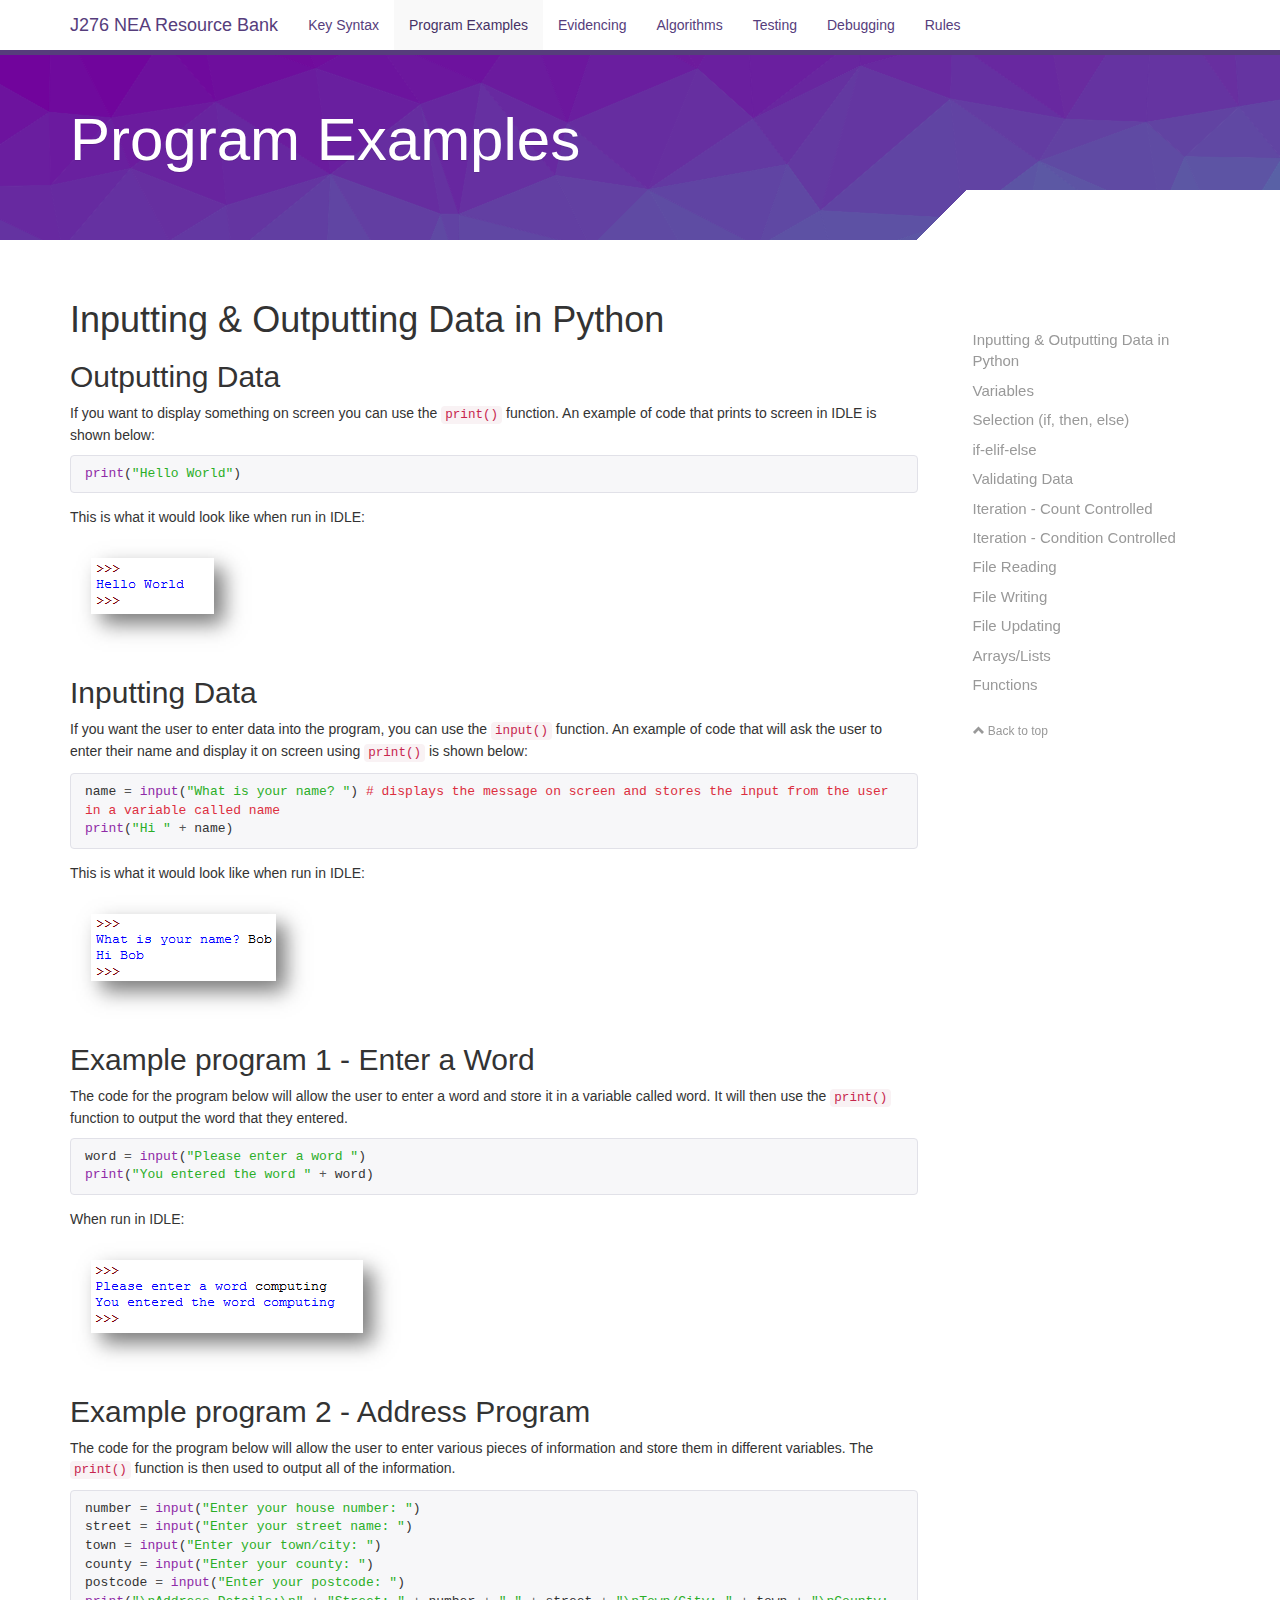
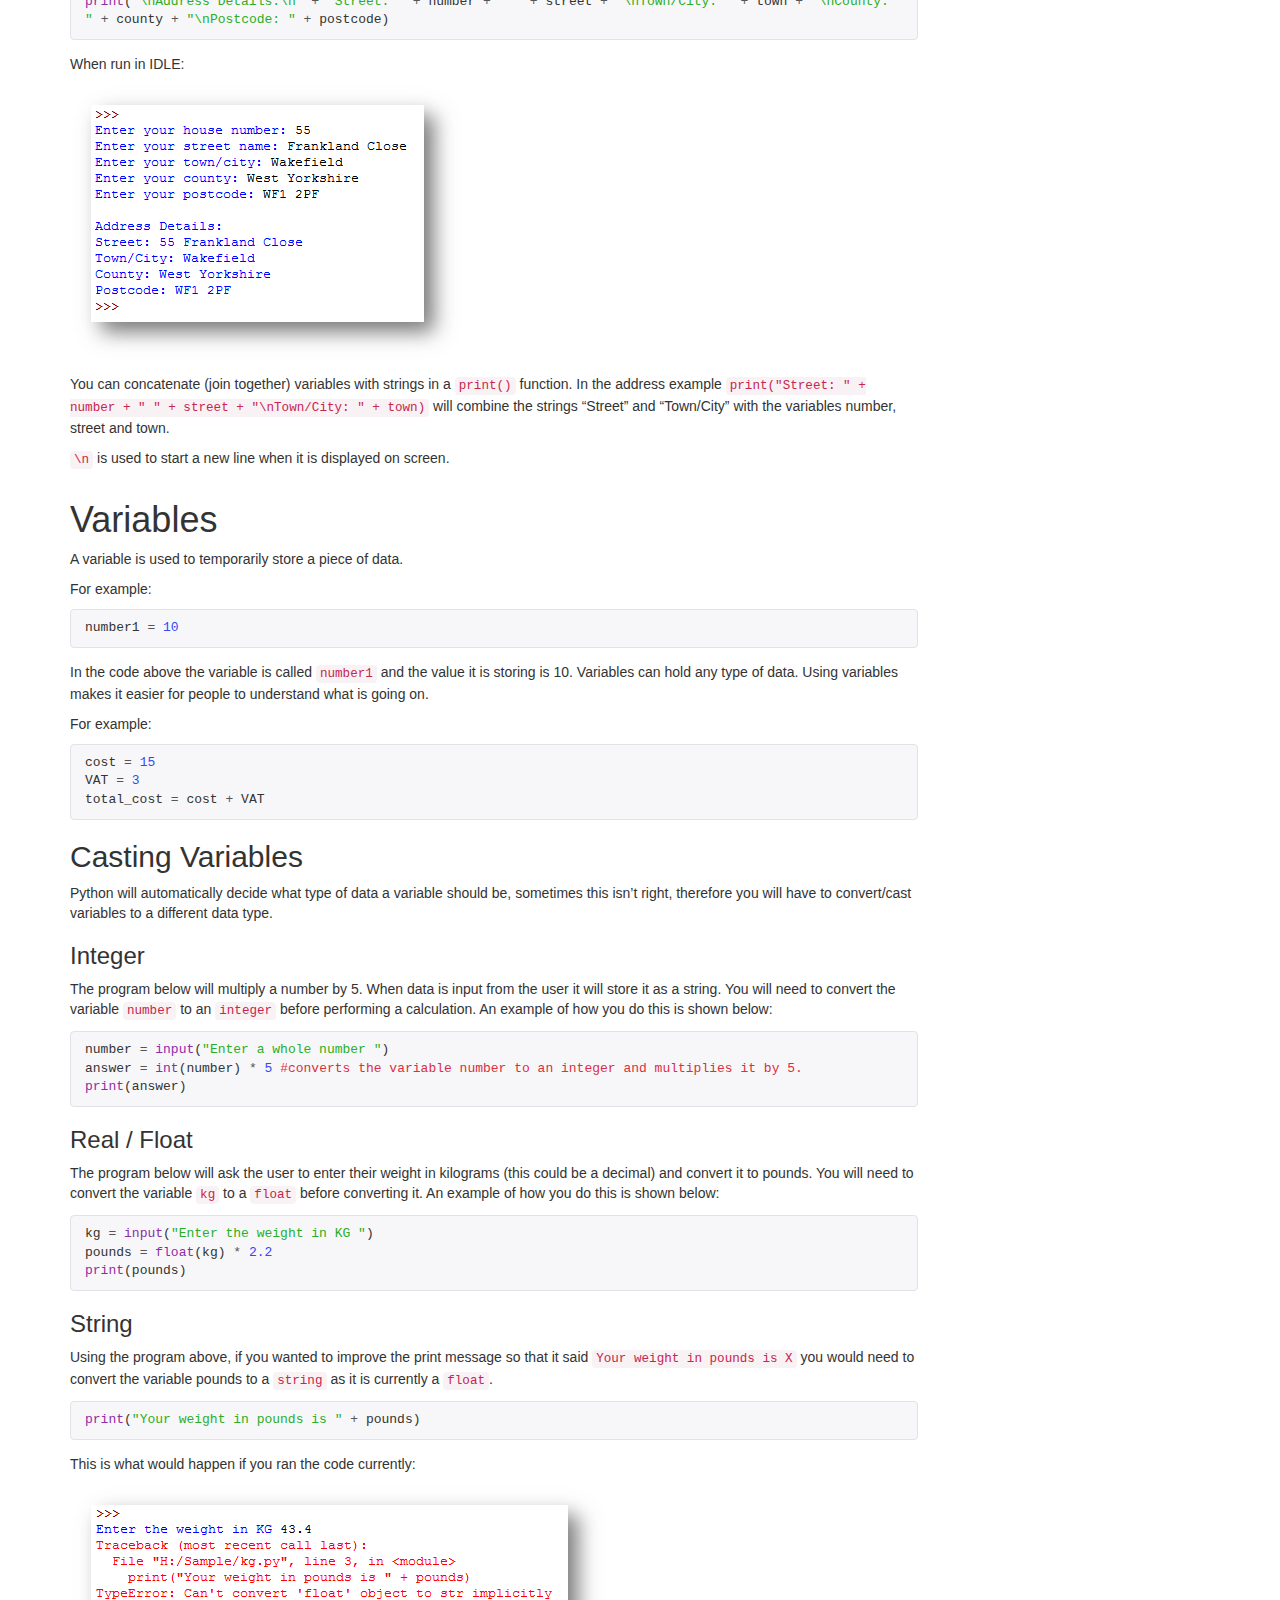
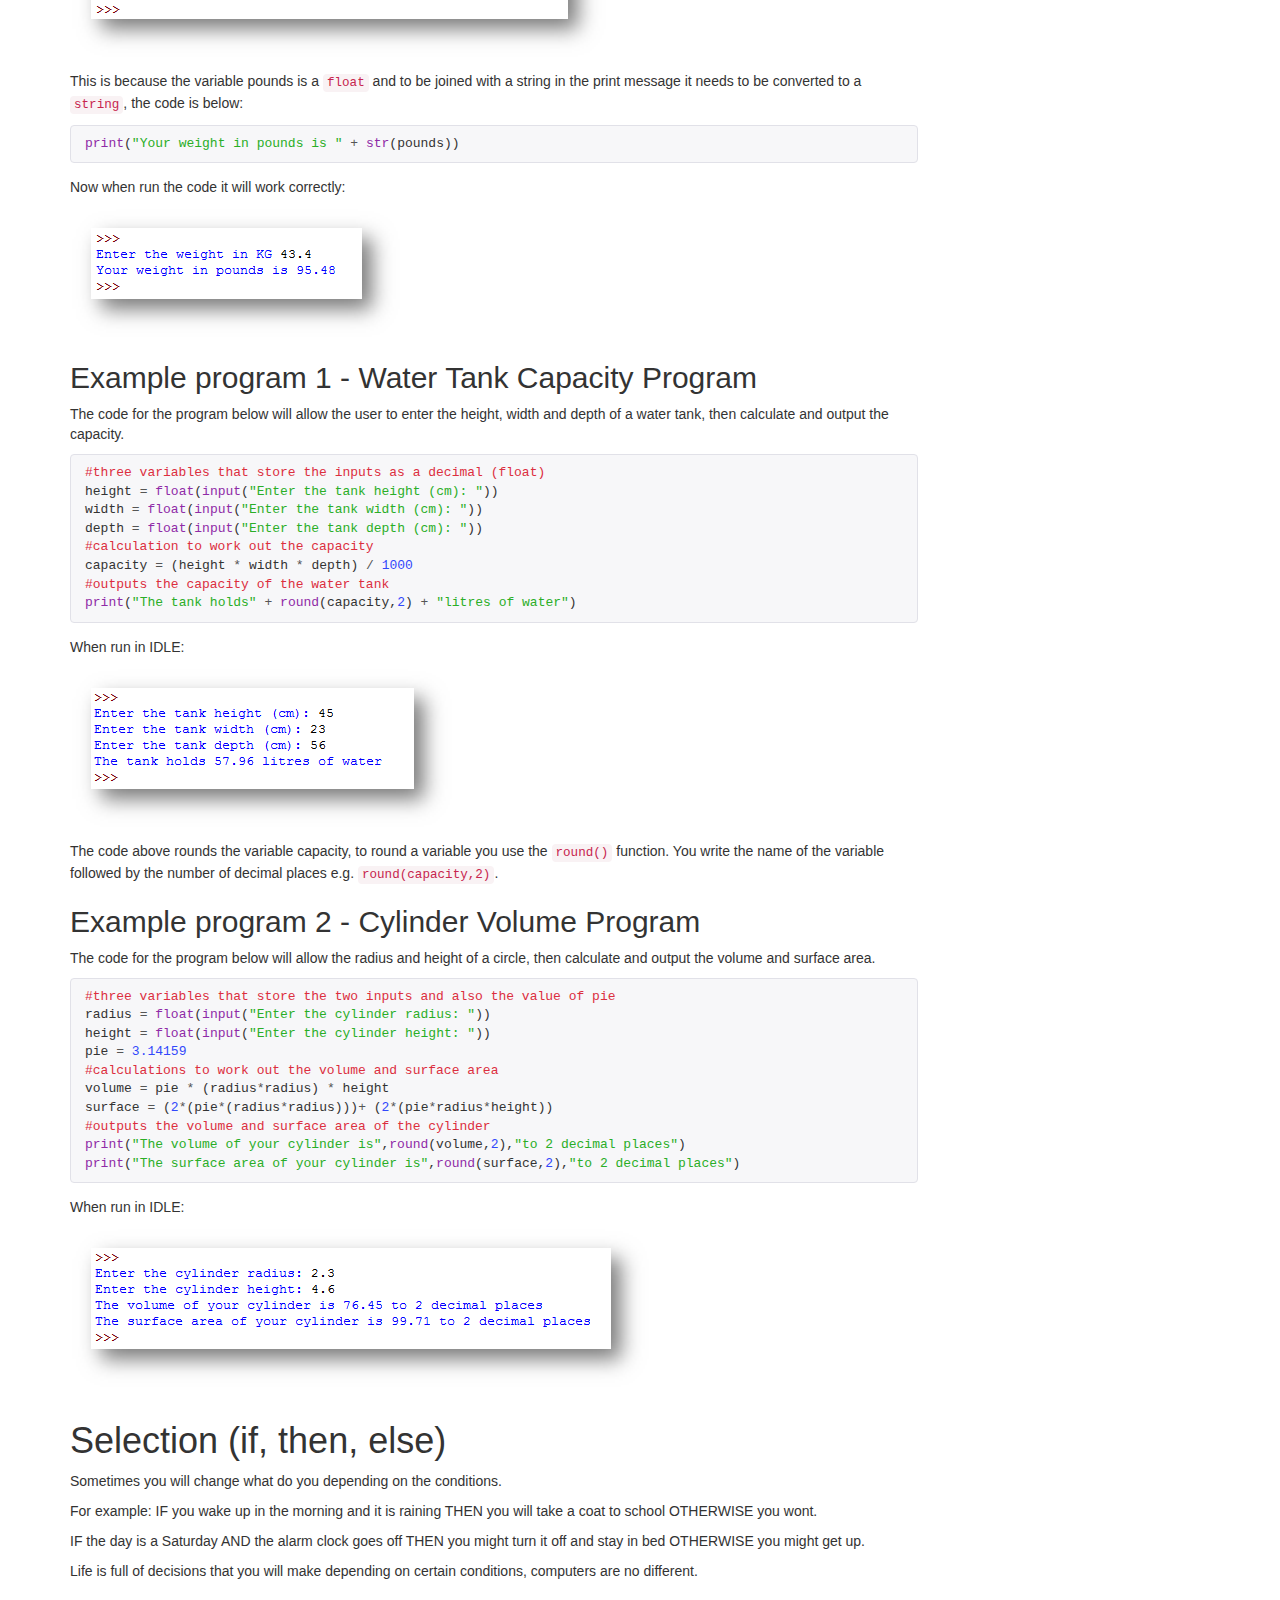
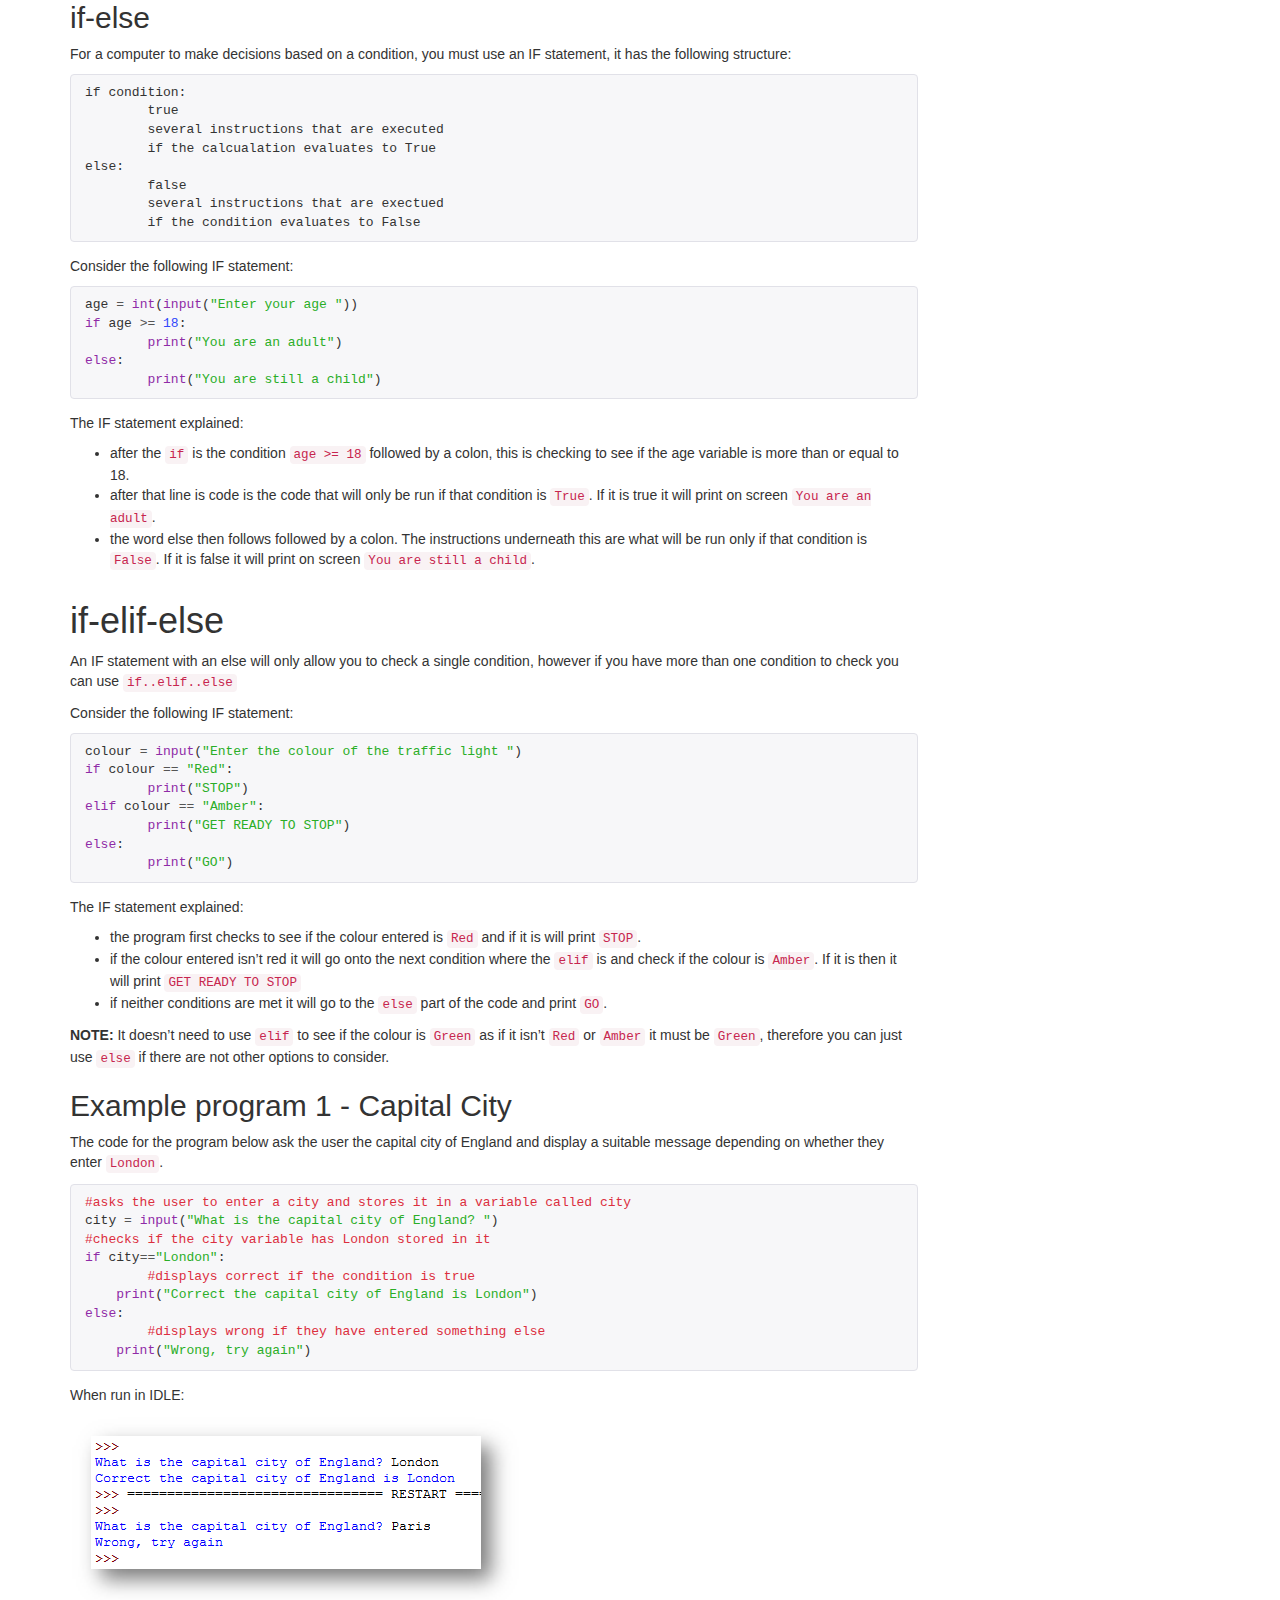
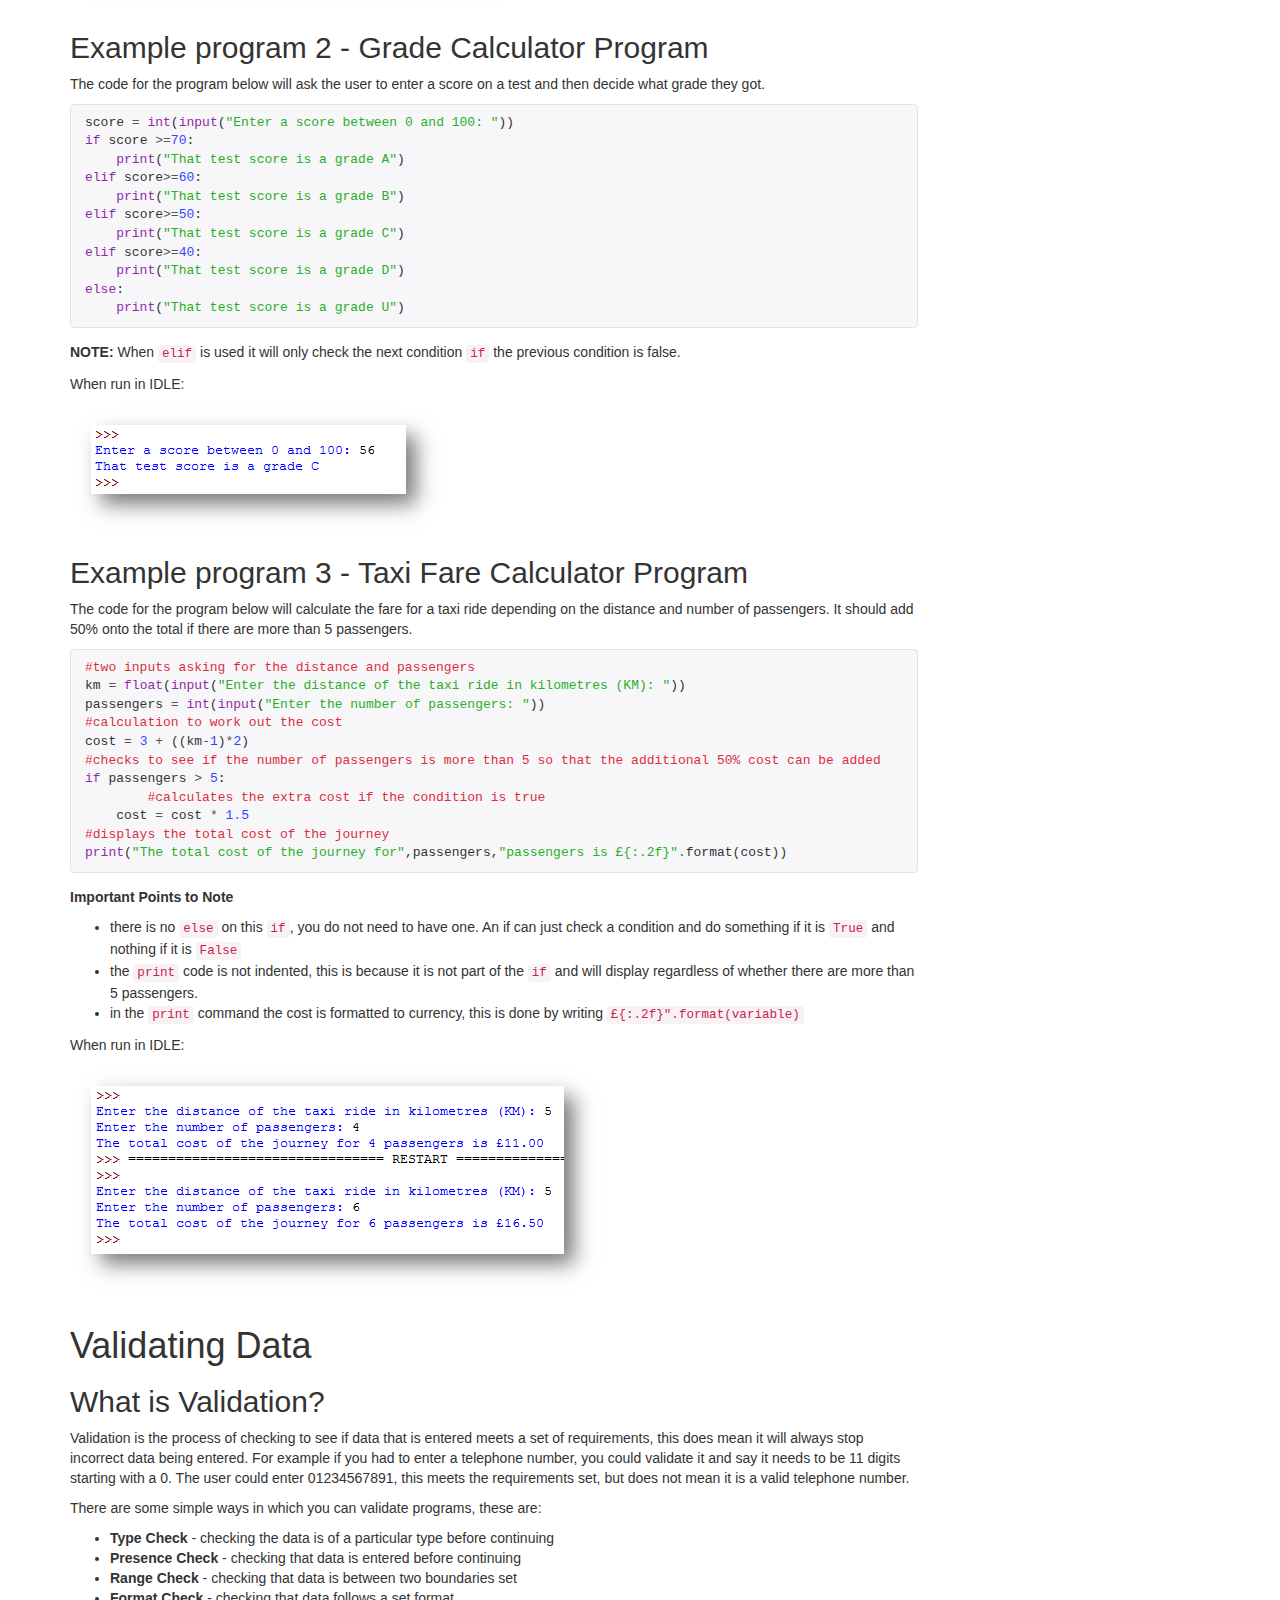
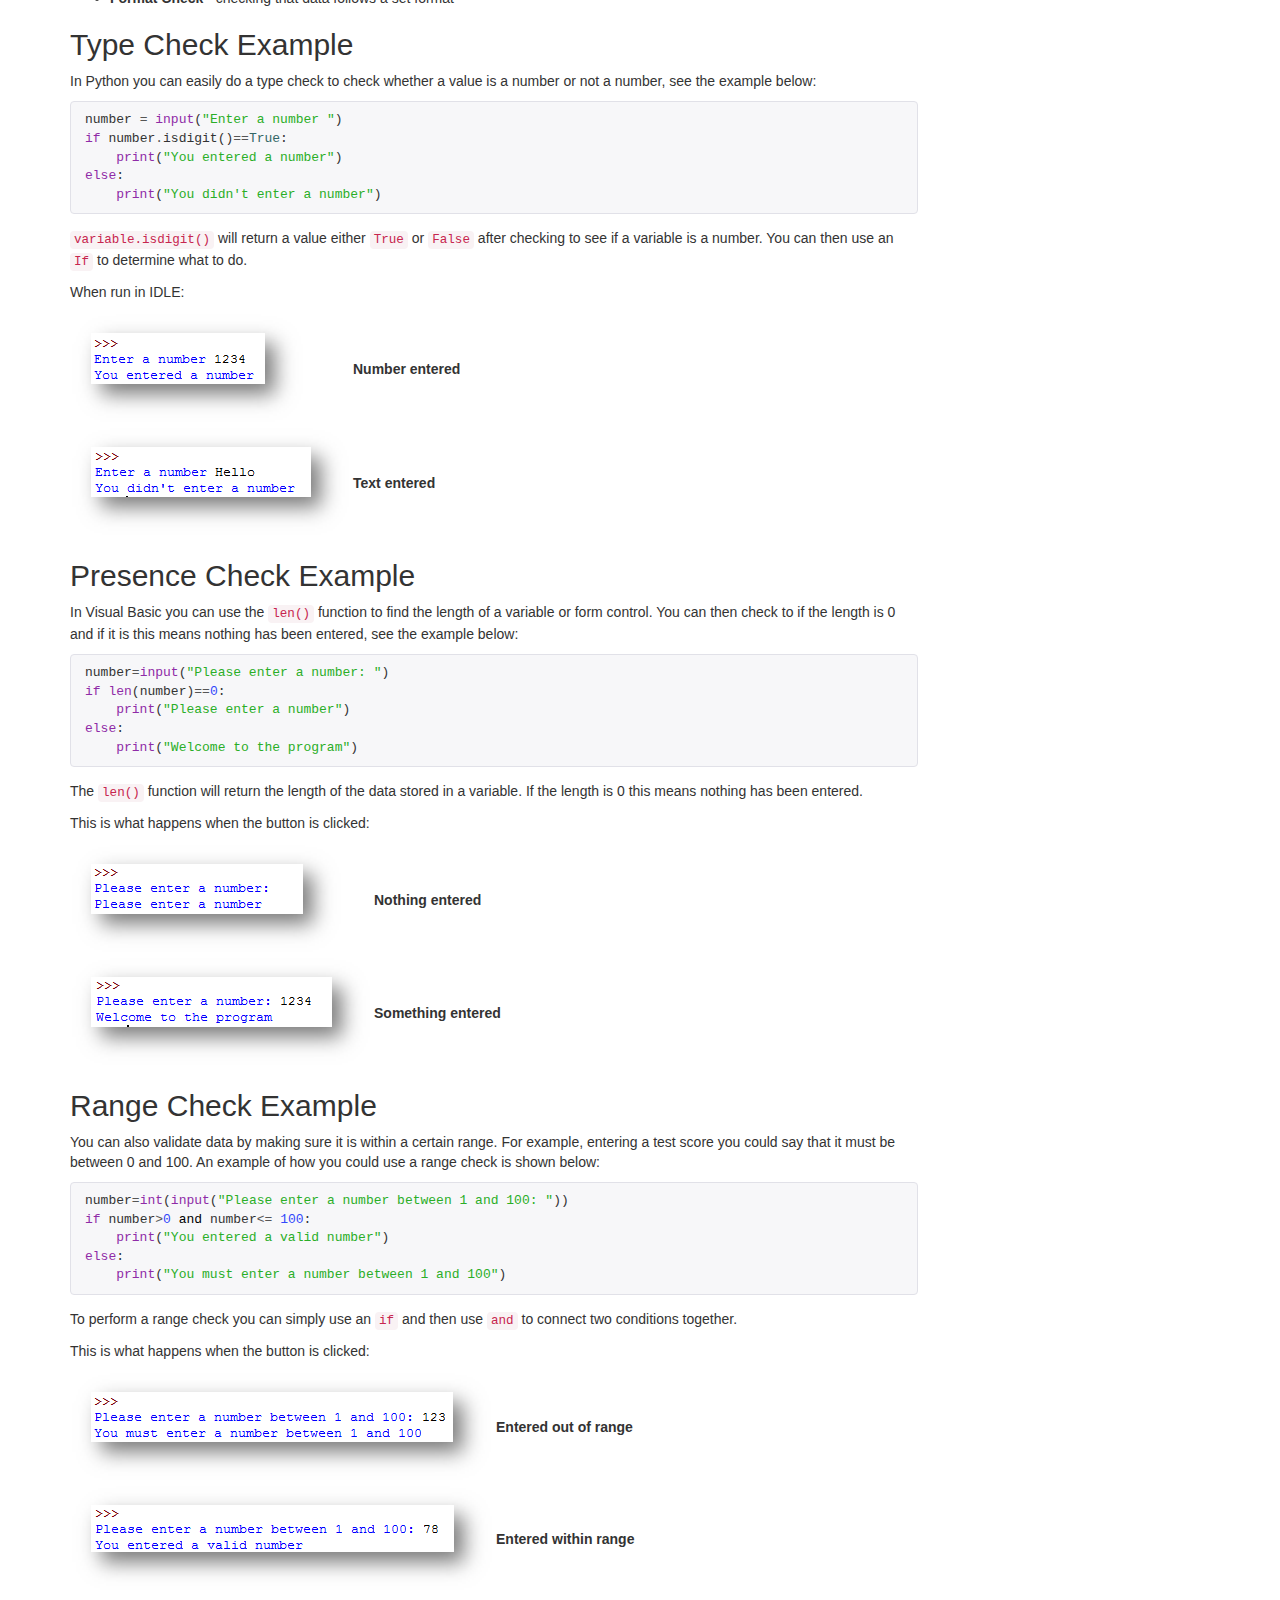
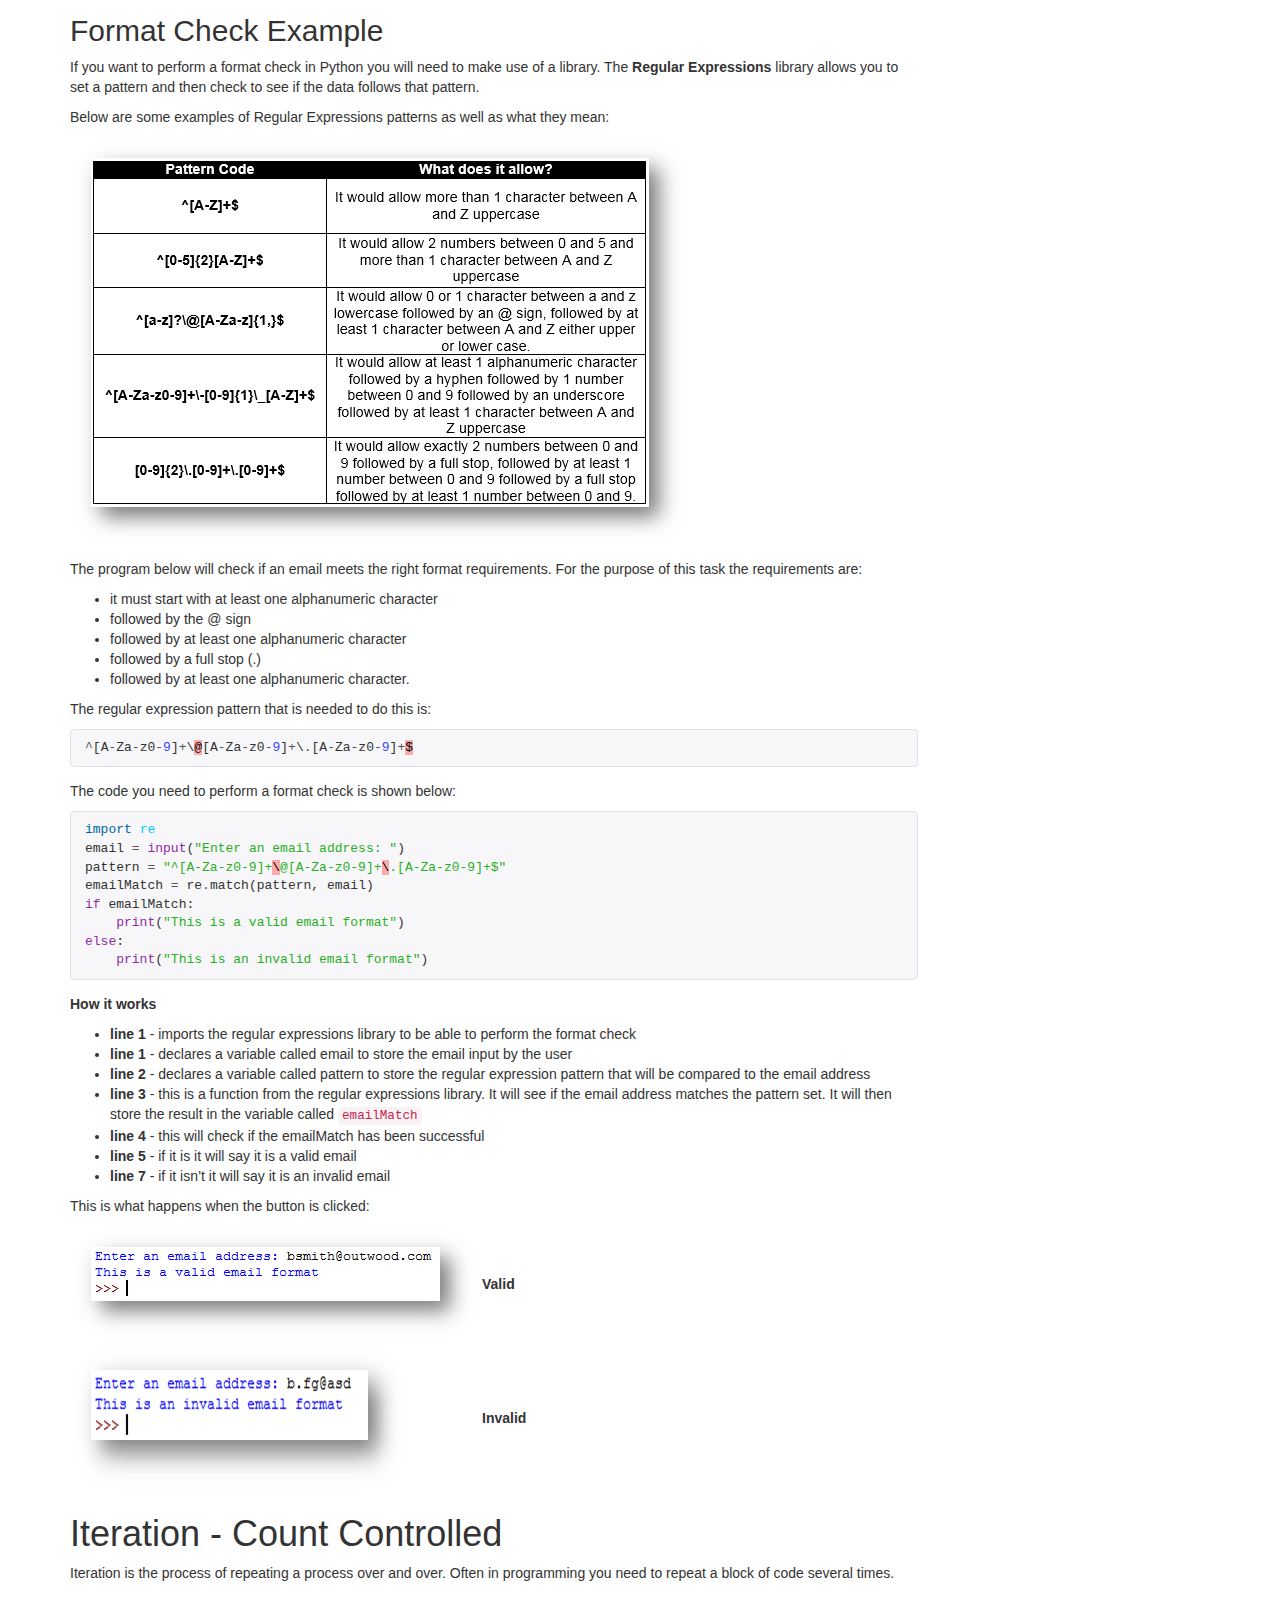
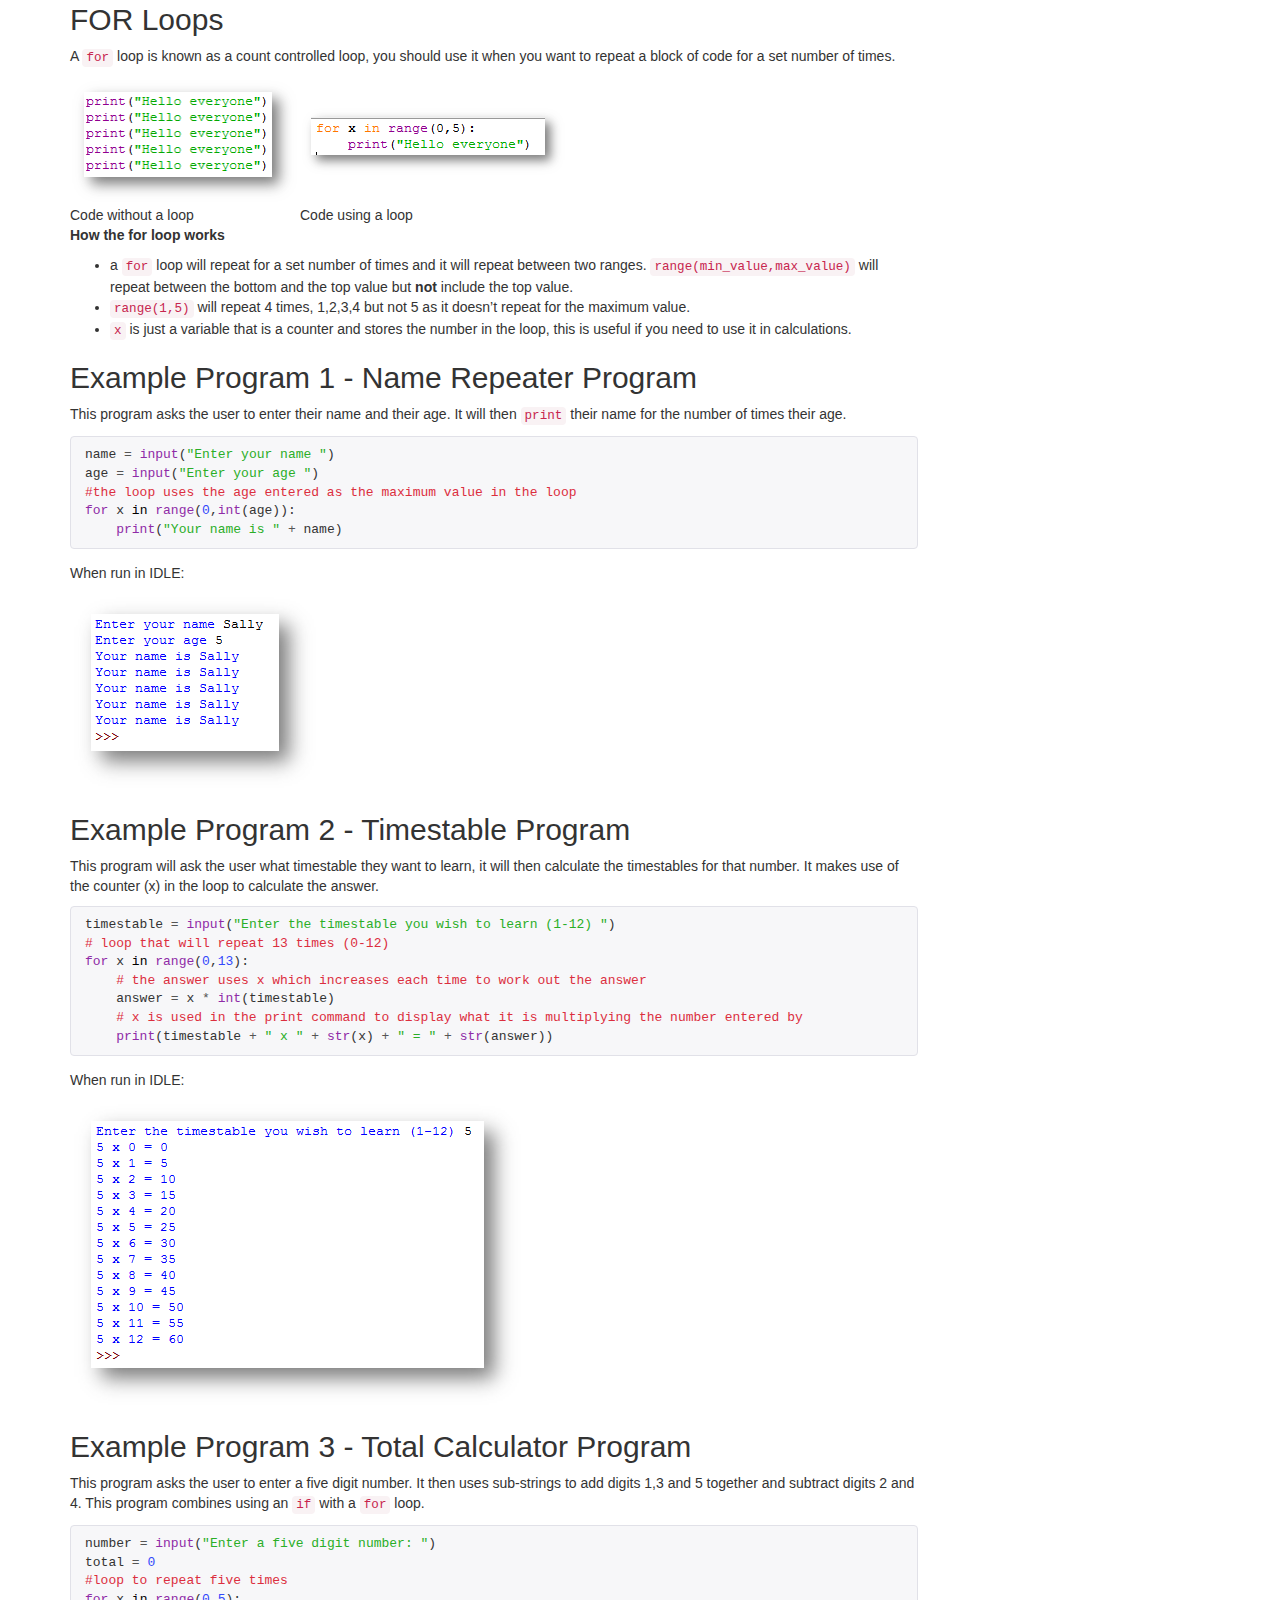
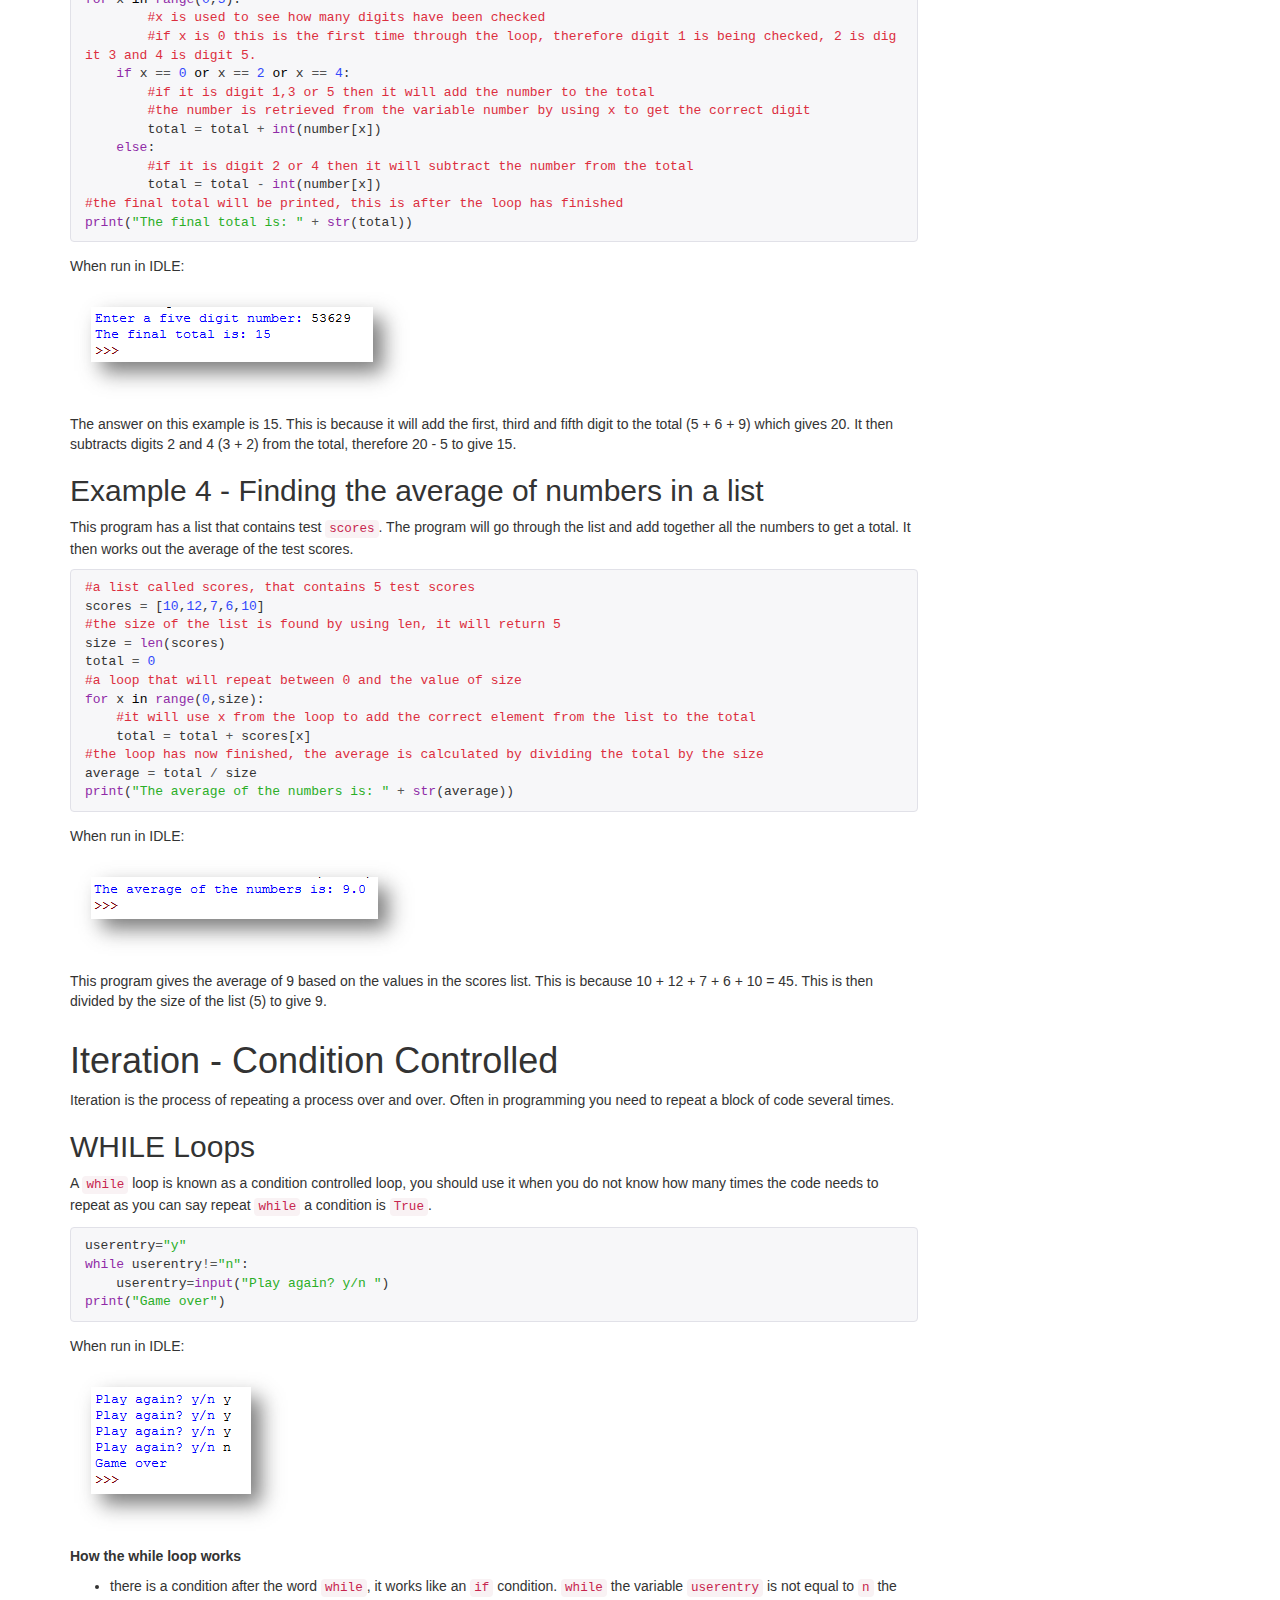
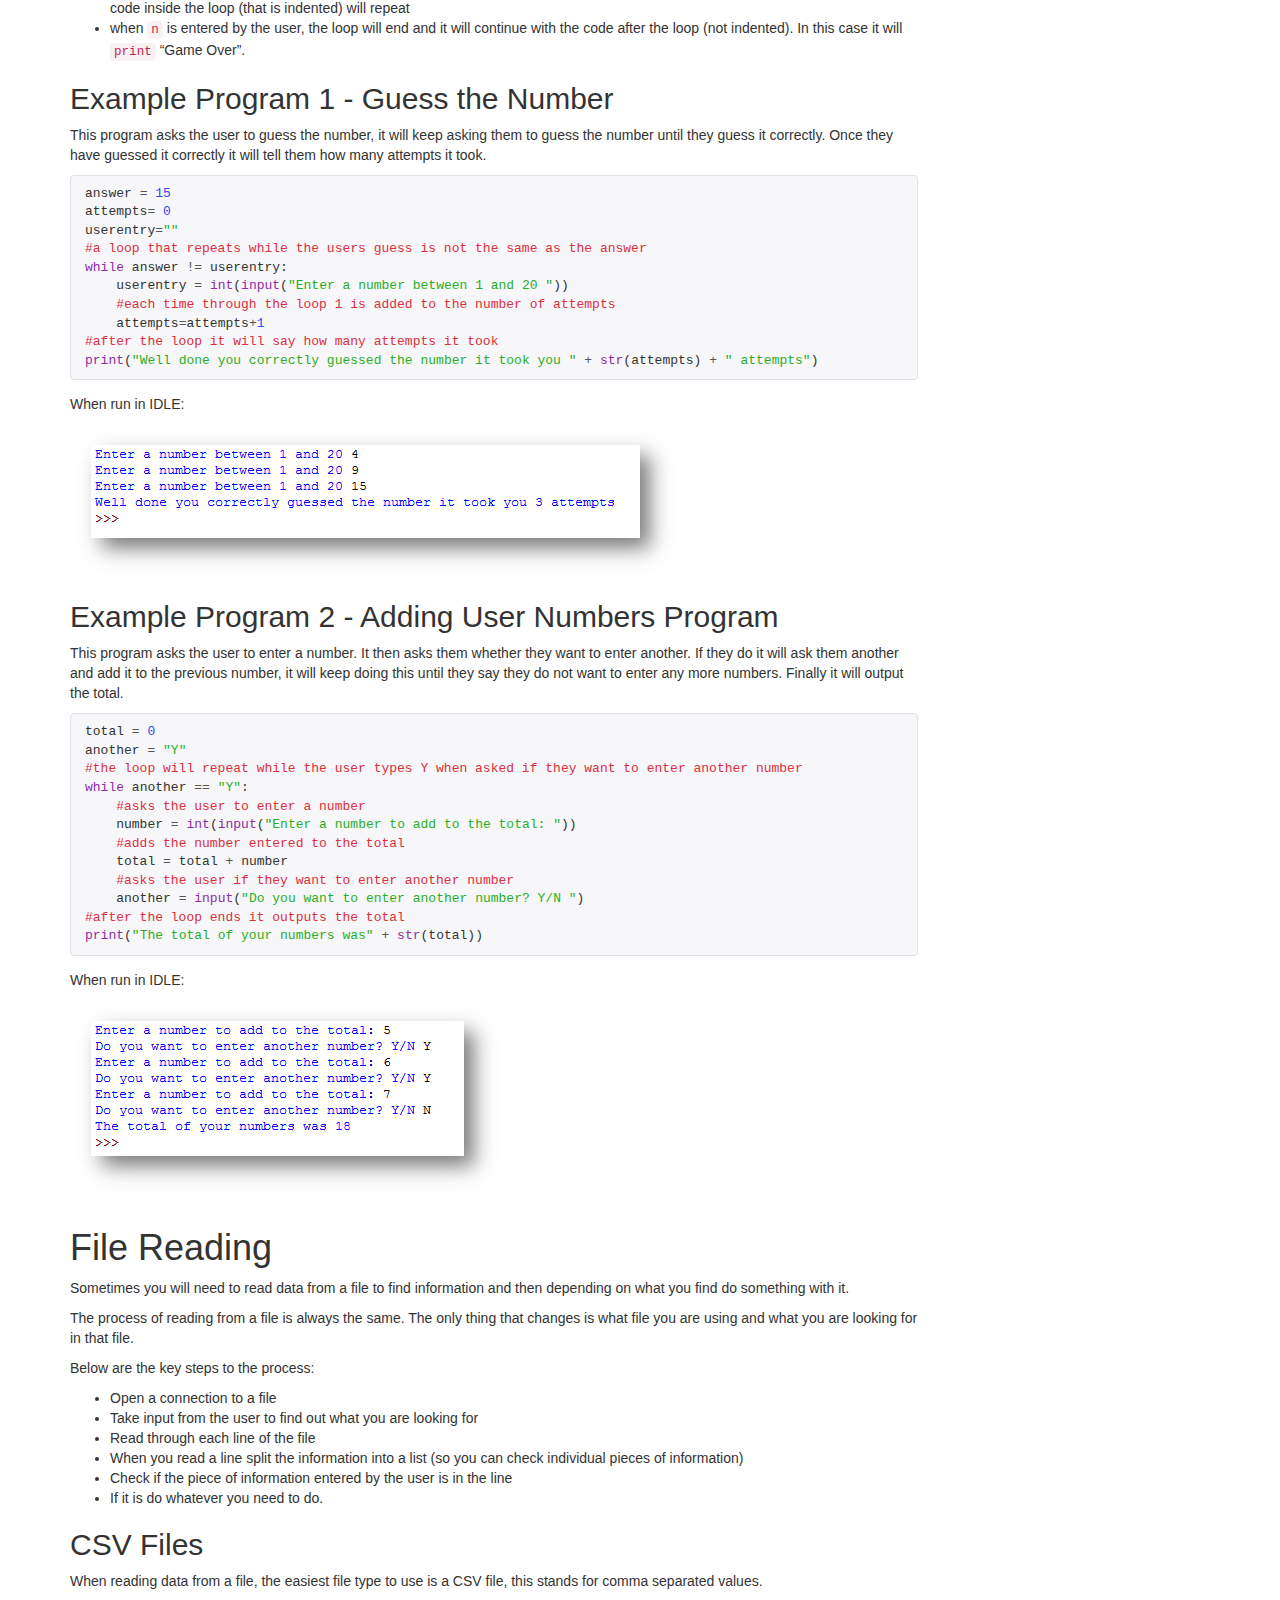
<file: programming.html>
<!DOCTYPE html>
<html lang="en" class="no-js">
    <head>
        <meta charset="utf-8">
<meta http-equiv="X-UA-Compatible" content="IE=edge">
<meta name="viewport" content="width=device-width, initial-scale=1">

<title>Program Examples</title>
<meta name="description"
      content="">

<link rel="stylesheet" href="css/bootstrap.min.css">
<link rel="stylesheet" href="assets/css/docs.css">
<link rel="stylesheet" href="assets/css/styles.css">


<link rel="stylesheet" href="css/main.css">


<link rel="canonical" href="/programming.html">
<link rel="alternate" type="application/rss+xml" title="J276 NEA Resource Bank" href="/feed.xml">

<style>
    #jumbotron-header {
        background: #67008E;
        background: linear-gradient(135deg, #67008E, #5B3293);
    }
</style>

<script src="js/jquery-1.11.2.min.js"></script>
<script src="js/bootstrap.min.js"></script>
<script src="js/stickyfill.min.js"></script>
<script src='assets/js/docs.min.js'></script>

    </head>

    <body>
        
<!--
<header class="navbar navbar-static-top bs-docs-nav" id="top">
    <div class="container">
        <div class="navbar-header" role="banner">
            <button class="navbar-toggle" type="button" data-toggle="collapse" data-target=".bs-navbar-collapse">
                <span class="sr-only">Toggle navigation</span>
                <span class="icon-bar"></span>
                <span class="icon-bar"></span>
                <span class="icon-bar"></span>
            </button>
            <a class="navbar-brand" href="/index.html">OGAT NEA Resource Bank - J276</a>
        </div>
        <nav class="collapse navbar-collapse bs-navbar-collapse" role="navigation">


            <ul class="nav navbar-nav">
                
                
                    
                        <li >
                            <a href="/algorithms.html">Algorithms</a>
                        </li>
                    
                
                    
                        <li >
                            <a href="/debugging.html">Debugging</a>
                        </li>
                    
                
                    
                        <li >
                            <a href="/evidencing.html">Evidencing</a>
                        </li>
                    
                
                    
                
                    
                
                    
                        <li >
                            <a href="/key-syntax.html">Key Syntax</a>
                        </li>
                    
                
                    
                        <li class="active">
                            <a href="/programming.html">Program Examples</a>
                        </li>
                    
                
                    
                        <li >
                            <a href="/rules.html">Rules</a>
                        </li>
                    
                
                    
                
                    
                        <li >
                            <a href="/testing.html">Testing</a>
                        </li>
                    
                
            </ul>



        </nav>
    </div>
</header>
-->

<header class="navbar navbar-fixed-top bs-docs-nav" id="top">
    <div class="container">
        <div class="navbar-header" role="banner">
            <button class="navbar-toggle" type="button" data-toggle="collapse" data-target=".bs-navbar-collapse">
                <span class="sr-only">Toggle navigation</span>
                <span class="icon-bar"></span>
                <span class="icon-bar"></span>
                <span class="icon-bar"></span>
            </button>
            <a class="navbar-brand" href="./index.html">J276 NEA Resource Bank</a>
        </div>
        <nav class="collapse navbar-collapse bs-navbar-collapse" role="navigation">
            <ul class="nav navbar-nav">
                
                
                    
                
                    
                
                    
                
                    
                        <li >
                            <a href="./key-syntax.html">Key Syntax</a>
                        </li>
                    
                
                    
                        <li class="active">
                            <a href="./programming.html">Program Examples</a>
                        </li>
                    
                
                    
                        <li >
                            <a href="./evidencing.html">Evidencing</a>
                        </li>
                    
                
                    
                        <li >
                            <a href="./algorithms.html">Algorithms</a>
                        </li>
                    
                
                    
                        <li >
                            <a href="./testing.html">Testing</a>
                        </li>
                    
                
                    
                        <li >
                            <a href="./debugging.html">Debugging</a>
                        </li>
                    
                
                    
                        <li >
                            <a href="./rules.html">Rules</a>
                        </li>
                    
                
            </ul>
            <ul class="nav navbar-nav navbar-right">
                
            </ul>
        </nav>
    </div>
</header>

        
    <div class="bs-docs-header" id="jumbotron-header">
        <div class="container">
            <h1>Program Examples</h1>
            <p></p>
        </div>
    </div>



        <div class="container">
    <div class="bs-docs-container row">
        <div class="col-md-12" role="main">
            <div class="bs-docs-section"><h1 id="inputting--outputting-data-in-python">Inputting &amp; Outputting Data in Python</h1>

<h2 id="outputting-data">Outputting Data</h2>
<p>If you want to display something on screen you can use the <code class="highlighter-rouge">print()</code> function. An example of code that prints to screen in IDLE is shown below:</p>

<div class="language-python highlighter-rouge"><pre class="highlight"><code><span class="k">print</span><span class="p">(</span><span class="s">"Hello World"</span><span class="p">)</span>
</code></pre>
</div>

<p>This is what it would look like when run in IDLE:</p>

<p><img src="images/outputting1.PNG" alt="Outputting1" /></p>

<h2 id="inputting-data">Inputting Data</h2>
<p>If you want the user to enter data into the program, you can use the <code class="highlighter-rouge">input()</code> function. An example of code that will ask the user to enter their name and display it on screen using <code class="highlighter-rouge">print()</code> is shown below:</p>

<div class="language-python highlighter-rouge"><pre class="highlight"><code><span class="n">name</span> <span class="o">=</span> <span class="nb">input</span><span class="p">(</span><span class="s">"What is your name? "</span><span class="p">)</span> <span class="c"># displays the message on screen and stores the input from the user in a variable called name</span>
<span class="k">print</span><span class="p">(</span><span class="s">"Hi "</span> <span class="o">+</span> <span class="n">name</span><span class="p">)</span>
</code></pre>
</div>

<p>This is what it would look like when run in IDLE:</p>

<p><img src="images/outputting2.png" alt="Outputting2" /></p>

<h2 id="example-program-1---enter-a-word">Example program 1 - Enter a Word</h2>
<p>The code for the program below will allow the user to enter a word and store it in a variable called word. It will then use the <code class="highlighter-rouge">print()</code> function to output the word that they entered.</p>

<div class="language-python highlighter-rouge"><pre class="highlight"><code><span class="n">word</span> <span class="o">=</span> <span class="nb">input</span><span class="p">(</span><span class="s">"Please enter a word "</span><span class="p">)</span>
<span class="k">print</span><span class="p">(</span><span class="s">"You entered the word "</span> <span class="o">+</span> <span class="n">word</span><span class="p">)</span>
</code></pre>
</div>

<p>When run in IDLE:</p>

<p><img src="images/outputting3.png" alt="Outputting3" /></p>

<h2 id="example-program-2---address-program">Example program 2 - Address Program</h2>
<p>The code for the program below will allow the user to enter various pieces of information and store them in different variables. The <code class="highlighter-rouge">print()</code> function is then used to output all of the information.</p>

<div class="language-python highlighter-rouge"><pre class="highlight"><code><span class="n">number</span> <span class="o">=</span> <span class="nb">input</span><span class="p">(</span><span class="s">"Enter your house number: "</span><span class="p">)</span>
<span class="n">street</span> <span class="o">=</span> <span class="nb">input</span><span class="p">(</span><span class="s">"Enter your street name: "</span><span class="p">)</span>
<span class="n">town</span> <span class="o">=</span> <span class="nb">input</span><span class="p">(</span><span class="s">"Enter your town/city: "</span><span class="p">)</span>
<span class="n">county</span> <span class="o">=</span> <span class="nb">input</span><span class="p">(</span><span class="s">"Enter your county: "</span><span class="p">)</span>
<span class="n">postcode</span> <span class="o">=</span> <span class="nb">input</span><span class="p">(</span><span class="s">"Enter your postcode: "</span><span class="p">)</span>
<span class="k">print</span><span class="p">(</span><span class="s">"</span><span class="se">\n</span><span class="s">Address Details:</span><span class="se">\n</span><span class="s">"</span> <span class="o">+</span> <span class="s">"Street: "</span> <span class="o">+</span> <span class="n">number</span> <span class="o">+</span> <span class="s">" "</span> <span class="o">+</span> <span class="n">street</span> <span class="o">+</span> <span class="s">"</span><span class="se">\n</span><span class="s">Town/City: "</span> <span class="o">+</span> <span class="n">town</span> <span class="o">+</span> <span class="s">"</span><span class="se">\n</span><span class="s">County: "</span> <span class="o">+</span> <span class="n">county</span> <span class="o">+</span> <span class="s">"</span><span class="se">\n</span><span class="s">Postcode: "</span> <span class="o">+</span> <span class="n">postcode</span><span class="p">)</span>
</code></pre>
</div>

<p>When run in IDLE:</p>

<p><img src="images/outputting4.png" alt="Outputting4" /></p>

<p>You can concatenate (join together) variables with strings in a <code class="highlighter-rouge">print()</code> function. In the address example <code class="highlighter-rouge">print("Street: " + number + " " + street + "\nTown/City: " + town)</code> will combine the strings “Street” and “Town/City” with the variables number, street and town.</p>

<p><code class="highlighter-rouge">\n</code> is used to start a new line when it is displayed on screen.</p>

<h1 id="variables">Variables</h1>

<p>A variable is used to temporarily store a piece of data.</p>

<p>For example:</p>

<div class="language-python highlighter-rouge"><pre class="highlight"><code><span class="n">number1</span> <span class="o">=</span> <span class="mi">10</span>
</code></pre>
</div>

<p>In the code above the variable is called <code class="highlighter-rouge">number1</code> and the value it is storing is 10. Variables can hold any type of data. Using variables makes it easier for people to understand what is going on.</p>

<p>For example:</p>

<div class="language-python highlighter-rouge"><pre class="highlight"><code><span class="n">cost</span> <span class="o">=</span> <span class="mi">15</span>
<span class="n">VAT</span> <span class="o">=</span> <span class="mi">3</span>
<span class="n">total_cost</span> <span class="o">=</span> <span class="n">cost</span> <span class="o">+</span> <span class="n">VAT</span>
</code></pre>
</div>

<h2 id="casting-variables">Casting Variables</h2>
<p>Python will automatically decide what type of data a variable should be, sometimes this isn’t right, therefore you will have to convert/cast variables to a different data type.</p>

<h3 id="integer">Integer</h3>
<p>The program below will multiply a number by 5. When data is input from the user it will store it as a string. You will need to convert the variable <code class="highlighter-rouge">number</code> to an <code class="highlighter-rouge">integer</code> before performing a calculation. An example of how you do this is shown below:</p>

<div class="language-python highlighter-rouge"><pre class="highlight"><code><span class="n">number</span> <span class="o">=</span> <span class="nb">input</span><span class="p">(</span><span class="s">"Enter a whole number "</span><span class="p">)</span>
<span class="n">answer</span> <span class="o">=</span> <span class="nb">int</span><span class="p">(</span><span class="n">number</span><span class="p">)</span> <span class="o">*</span> <span class="mi">5</span> <span class="c">#converts the variable number to an integer and multiplies it by 5.</span>
<span class="k">print</span><span class="p">(</span><span class="n">answer</span><span class="p">)</span>
</code></pre>
</div>

<h3 id="real--float">Real / Float</h3>
<p>The program below will ask the user to enter their weight in kilograms (this could be a decimal) and convert it to pounds. You will need to convert the variable <code class="highlighter-rouge">kg</code> to a <code class="highlighter-rouge">float</code> before converting it. An example of how you do this is shown below:</p>

<div class="language-python highlighter-rouge"><pre class="highlight"><code><span class="n">kg</span> <span class="o">=</span> <span class="nb">input</span><span class="p">(</span><span class="s">"Enter the weight in KG "</span><span class="p">)</span>
<span class="n">pounds</span> <span class="o">=</span> <span class="nb">float</span><span class="p">(</span><span class="n">kg</span><span class="p">)</span> <span class="o">*</span> <span class="mf">2.2</span>
<span class="k">print</span><span class="p">(</span><span class="n">pounds</span><span class="p">)</span>
</code></pre>
</div>

<h3 id="string">String</h3>
<p>Using the program above, if you wanted to improve the print message so that it said <code class="highlighter-rouge">Your weight in pounds is X</code> you would need to convert the variable pounds to a <code class="highlighter-rouge">string</code> as it is currently a <code class="highlighter-rouge">float</code>.</p>

<div class="language-python highlighter-rouge"><pre class="highlight"><code><span class="k">print</span><span class="p">(</span><span class="s">"Your weight in pounds is "</span> <span class="o">+</span> <span class="n">pounds</span><span class="p">)</span>
</code></pre>
</div>
<p>This is what would happen if you ran the code currently:</p>

<p><img src="images/variables1.png" alt="Variables1" /></p>

<p>This is because the variable pounds is a <code class="highlighter-rouge">float</code> and to be joined with a string in the print message it needs to be converted to a <code class="highlighter-rouge">string</code>, the code is below:</p>

<div class="language-python highlighter-rouge"><pre class="highlight"><code><span class="k">print</span><span class="p">(</span><span class="s">"Your weight in pounds is "</span> <span class="o">+</span> <span class="nb">str</span><span class="p">(</span><span class="n">pounds</span><span class="p">))</span>
</code></pre>
</div>
<p>Now when run the code it will work correctly:</p>

<p><img src="images/variables2.png" alt="Variables2" /></p>

<h2 id="example-program-1---water-tank-capacity-program">Example program 1 - Water Tank Capacity Program</h2>
<p>The code for the program below will allow the user to enter the height, width and depth of a water tank, then calculate and output the capacity.</p>

<div class="language-python highlighter-rouge"><pre class="highlight"><code><span class="c">#three variables that store the inputs as a decimal (float)</span>
<span class="n">height</span> <span class="o">=</span> <span class="nb">float</span><span class="p">(</span><span class="nb">input</span><span class="p">(</span><span class="s">"Enter the tank height (cm): "</span><span class="p">))</span>
<span class="n">width</span> <span class="o">=</span> <span class="nb">float</span><span class="p">(</span><span class="nb">input</span><span class="p">(</span><span class="s">"Enter the tank width (cm): "</span><span class="p">))</span>
<span class="n">depth</span> <span class="o">=</span> <span class="nb">float</span><span class="p">(</span><span class="nb">input</span><span class="p">(</span><span class="s">"Enter the tank depth (cm): "</span><span class="p">))</span>
<span class="c">#calculation to work out the capacity</span>
<span class="n">capacity</span> <span class="o">=</span> <span class="p">(</span><span class="n">height</span> <span class="o">*</span> <span class="n">width</span> <span class="o">*</span> <span class="n">depth</span><span class="p">)</span> <span class="o">/</span> <span class="mi">1000</span>
<span class="c">#outputs the capacity of the water tank</span>
<span class="k">print</span><span class="p">(</span><span class="s">"The tank holds"</span> <span class="o">+</span> <span class="nb">round</span><span class="p">(</span><span class="n">capacity</span><span class="p">,</span><span class="mi">2</span><span class="p">)</span> <span class="o">+</span> <span class="s">"litres of water"</span><span class="p">)</span>
</code></pre>
</div>
<p>When run in IDLE:</p>

<p><img src="images/variables3.png" alt="Variables3" /></p>

<p>The code above rounds the variable capacity, to round a variable you use the <code class="highlighter-rouge">round()</code> function. You write the name of the variable followed by the number of decimal places e.g. <code class="highlighter-rouge">round(capacity,2)</code>.</p>

<h2 id="example-program-2---cylinder-volume-program">Example program 2 - Cylinder Volume Program</h2>
<p>The code for the program below will allow the radius and height of a circle, then calculate and output the volume and surface area.</p>

<div class="language-python highlighter-rouge"><pre class="highlight"><code><span class="c">#three variables that store the two inputs and also the value of pie</span>
<span class="n">radius</span> <span class="o">=</span> <span class="nb">float</span><span class="p">(</span><span class="nb">input</span><span class="p">(</span><span class="s">"Enter the cylinder radius: "</span><span class="p">))</span>
<span class="n">height</span> <span class="o">=</span> <span class="nb">float</span><span class="p">(</span><span class="nb">input</span><span class="p">(</span><span class="s">"Enter the cylinder height: "</span><span class="p">))</span>
<span class="n">pie</span> <span class="o">=</span> <span class="mf">3.14159</span>
<span class="c">#calculations to work out the volume and surface area</span>
<span class="n">volume</span> <span class="o">=</span> <span class="n">pie</span> <span class="o">*</span> <span class="p">(</span><span class="n">radius</span><span class="o">*</span><span class="n">radius</span><span class="p">)</span> <span class="o">*</span> <span class="n">height</span>
<span class="n">surface</span> <span class="o">=</span> <span class="p">(</span><span class="mi">2</span><span class="o">*</span><span class="p">(</span><span class="n">pie</span><span class="o">*</span><span class="p">(</span><span class="n">radius</span><span class="o">*</span><span class="n">radius</span><span class="p">)))</span><span class="o">+</span> <span class="p">(</span><span class="mi">2</span><span class="o">*</span><span class="p">(</span><span class="n">pie</span><span class="o">*</span><span class="n">radius</span><span class="o">*</span><span class="n">height</span><span class="p">))</span>
<span class="c">#outputs the volume and surface area of the cylinder</span>
<span class="k">print</span><span class="p">(</span><span class="s">"The volume of your cylinder is"</span><span class="p">,</span><span class="nb">round</span><span class="p">(</span><span class="n">volume</span><span class="p">,</span><span class="mi">2</span><span class="p">),</span><span class="s">"to 2 decimal places"</span><span class="p">)</span>
<span class="k">print</span><span class="p">(</span><span class="s">"The surface area of your cylinder is"</span><span class="p">,</span><span class="nb">round</span><span class="p">(</span><span class="n">surface</span><span class="p">,</span><span class="mi">2</span><span class="p">),</span><span class="s">"to 2 decimal places"</span><span class="p">)</span>
</code></pre>
</div>
<p>When run in IDLE:</p>

<p><img src="images/variables4.png" alt="Variables4" /></p>

<h1 id="selection-if-then-else">Selection (if, then, else)</h1>

<p>Sometimes you will change what do you depending on the conditions.</p>

<p>For example:
IF you wake up in the morning and it is raining THEN you will take a coat to school OTHERWISE you wont.</p>

<p>IF the day is a Saturday AND the alarm clock goes off THEN you might turn it off and stay in bed OTHERWISE you might get up.</p>

<p>Life is full of decisions that you will make depending on certain conditions, computers are no different.</p>

<h2 id="if-else">if-else</h2>

<p>For a computer to make decisions based on a condition, you must use an IF statement, it has the following structure:</p>
<div class="highlighter-rouge"><pre class="highlight"><code>if condition:
	true
	several instructions that are executed
	if the calcualation evaluates to True
else:
	false
	several instructions that are exectued
	if the condition evaluates to False
</code></pre>
</div>

<p>Consider the following IF statement:</p>
<div class="language-python highlighter-rouge"><pre class="highlight"><code><span class="n">age</span> <span class="o">=</span> <span class="nb">int</span><span class="p">(</span><span class="nb">input</span><span class="p">(</span><span class="s">"Enter your age "</span><span class="p">))</span>
<span class="k">if</span> <span class="n">age</span> <span class="o">&gt;=</span> <span class="mi">18</span><span class="p">:</span>
	<span class="k">print</span><span class="p">(</span><span class="s">"You are an adult"</span><span class="p">)</span>
<span class="k">else</span><span class="p">:</span>
	<span class="k">print</span><span class="p">(</span><span class="s">"You are still a child"</span><span class="p">)</span>
</code></pre>
</div>
<p>The IF statement explained:</p>
<ul>
  <li>after the <code class="highlighter-rouge">if</code> is the condition <code class="highlighter-rouge">age &gt;= 18</code> followed by a colon, this is checking to see if the age variable is more than or equal to 18.</li>
  <li>after that line is code is the code that will only be run if that condition is <code class="highlighter-rouge">True</code>. If it is true it will print on screen <code class="highlighter-rouge">You are an adult</code>.</li>
  <li>the word else then follows followed by a colon. The instructions underneath this are what will be run only if that condition is <code class="highlighter-rouge">False</code>. If it is false it will print on screen <code class="highlighter-rouge">You are still a child</code>.</li>
</ul>

<h1 id="if-elif-else">if-elif-else</h1>

<p>An IF statement with an else will only allow you to check a single condition, however if you have more than one condition to check you can use <code class="highlighter-rouge">if..elif..else</code></p>

<p>Consider the following IF statement:</p>
<div class="language-python highlighter-rouge"><pre class="highlight"><code><span class="n">colour</span> <span class="o">=</span> <span class="nb">input</span><span class="p">(</span><span class="s">"Enter the colour of the traffic light "</span><span class="p">)</span>
<span class="k">if</span> <span class="n">colour</span> <span class="o">==</span> <span class="s">"Red"</span><span class="p">:</span>
	<span class="k">print</span><span class="p">(</span><span class="s">"STOP"</span><span class="p">)</span>
<span class="k">elif</span> <span class="n">colour</span> <span class="o">==</span> <span class="s">"Amber"</span><span class="p">:</span>
	<span class="k">print</span><span class="p">(</span><span class="s">"GET READY TO STOP"</span><span class="p">)</span>
<span class="k">else</span><span class="p">:</span>
	<span class="k">print</span><span class="p">(</span><span class="s">"GO"</span><span class="p">)</span>
</code></pre>
</div>

<p>The IF statement explained:</p>
<ul>
  <li>the program first checks to see if the colour entered is <code class="highlighter-rouge">Red</code> and if it is will print <code class="highlighter-rouge">STOP</code>.</li>
  <li>if the colour entered isn’t red it will go onto the next condition where the <code class="highlighter-rouge">elif</code> is and check if the colour is <code class="highlighter-rouge">Amber</code>. If it is then it will print <code class="highlighter-rouge">GET READY TO STOP</code></li>
  <li>if neither conditions are met it will go to the <code class="highlighter-rouge">else</code> part of the code and print <code class="highlighter-rouge">GO</code>.</li>
</ul>

<p><strong>NOTE:</strong> It doesn’t need to use <code class="highlighter-rouge">elif</code> to see if the colour is <code class="highlighter-rouge">Green</code> as if it isn’t <code class="highlighter-rouge">Red</code> or <code class="highlighter-rouge">Amber</code> it must be <code class="highlighter-rouge">Green</code>, therefore you can just use <code class="highlighter-rouge">else</code> if there are not other options to consider.</p>

<h2 id="example-program-1---capital-city">Example program 1 - Capital City</h2>
<p>The code for the program below ask the user the capital city of England and display a suitable message depending on whether they enter <code class="highlighter-rouge">London</code>.</p>

<div class="language-python highlighter-rouge"><pre class="highlight"><code><span class="c">#asks the user to enter a city and stores it in a variable called city</span>
<span class="n">city</span> <span class="o">=</span> <span class="nb">input</span><span class="p">(</span><span class="s">"What is the capital city of England? "</span><span class="p">)</span>
<span class="c">#checks if the city variable has London stored in it</span>
<span class="k">if</span> <span class="n">city</span><span class="o">==</span><span class="s">"London"</span><span class="p">:</span>
	<span class="c">#displays correct if the condition is true</span>
    <span class="k">print</span><span class="p">(</span><span class="s">"Correct the capital city of England is London"</span><span class="p">)</span>
<span class="k">else</span><span class="p">:</span>
	<span class="c">#displays wrong if they have entered something else</span>
    <span class="k">print</span><span class="p">(</span><span class="s">"Wrong, try again"</span><span class="p">)</span>
</code></pre>
</div>
<p>When run in IDLE:</p>

<p><img src="images/selection1.png" alt="Selection1" /></p>

<h2 id="example-program-2---grade-calculator-program">Example program 2 - Grade Calculator Program</h2>
<p>The code for the program below will ask the user to enter a score on a test and then decide what grade they got.</p>

<div class="language-python highlighter-rouge"><pre class="highlight"><code><span class="n">score</span> <span class="o">=</span> <span class="nb">int</span><span class="p">(</span><span class="nb">input</span><span class="p">(</span><span class="s">"Enter a score between 0 and 100: "</span><span class="p">))</span>
<span class="k">if</span> <span class="n">score</span> <span class="o">&gt;=</span><span class="mi">70</span><span class="p">:</span>
    <span class="k">print</span><span class="p">(</span><span class="s">"That test score is a grade A"</span><span class="p">)</span>
<span class="k">elif</span> <span class="n">score</span><span class="o">&gt;=</span><span class="mi">60</span><span class="p">:</span>
    <span class="k">print</span><span class="p">(</span><span class="s">"That test score is a grade B"</span><span class="p">)</span>
<span class="k">elif</span> <span class="n">score</span><span class="o">&gt;=</span><span class="mi">50</span><span class="p">:</span>
    <span class="k">print</span><span class="p">(</span><span class="s">"That test score is a grade C"</span><span class="p">)</span>
<span class="k">elif</span> <span class="n">score</span><span class="o">&gt;=</span><span class="mi">40</span><span class="p">:</span>
    <span class="k">print</span><span class="p">(</span><span class="s">"That test score is a grade D"</span><span class="p">)</span>
<span class="k">else</span><span class="p">:</span>
    <span class="k">print</span><span class="p">(</span><span class="s">"That test score is a grade U"</span><span class="p">)</span>
</code></pre>
</div>

<p><strong>NOTE:</strong> When <code class="highlighter-rouge">elif</code> is used it will only check the next condition <code class="highlighter-rouge">if</code> the previous condition is false.</p>

<p>When run in IDLE:</p>

<p><img src="images/selection2.png" alt="Selection2" /></p>

<h2 id="example-program-3---taxi-fare-calculator-program">Example program 3 - Taxi Fare Calculator Program</h2>
<p>The code for the program below will calculate the fare for a taxi ride depending on the distance and number of passengers. It should add 50% onto the total if there are more than 5 passengers.</p>

<div class="language-python highlighter-rouge"><pre class="highlight"><code><span class="c">#two inputs asking for the distance and passengers</span>
<span class="n">km</span> <span class="o">=</span> <span class="nb">float</span><span class="p">(</span><span class="nb">input</span><span class="p">(</span><span class="s">"Enter the distance of the taxi ride in kilometres (KM): "</span><span class="p">))</span>
<span class="n">passengers</span> <span class="o">=</span> <span class="nb">int</span><span class="p">(</span><span class="nb">input</span><span class="p">(</span><span class="s">"Enter the number of passengers: "</span><span class="p">))</span>
<span class="c">#calculation to work out the cost</span>
<span class="n">cost</span> <span class="o">=</span> <span class="mi">3</span> <span class="o">+</span> <span class="p">((</span><span class="n">km</span><span class="o">-</span><span class="mi">1</span><span class="p">)</span><span class="o">*</span><span class="mi">2</span><span class="p">)</span>
<span class="c">#checks to see if the number of passengers is more than 5 so that the additional 50% cost can be added</span>
<span class="k">if</span> <span class="n">passengers</span> <span class="o">&gt;</span> <span class="mi">5</span><span class="p">:</span>
	<span class="c">#calculates the extra cost if the condition is true</span>
    <span class="n">cost</span> <span class="o">=</span> <span class="n">cost</span> <span class="o">*</span> <span class="mf">1.5</span>
<span class="c">#displays the total cost of the journey</span>
<span class="k">print</span><span class="p">(</span><span class="s">"The total cost of the journey for"</span><span class="p">,</span><span class="n">passengers</span><span class="p">,</span><span class="s">"passengers is £{:.2f}"</span><span class="o">.</span><span class="n">format</span><span class="p">(</span><span class="n">cost</span><span class="p">))</span>
</code></pre>
</div>
<p><strong>Important Points to Note</strong></p>
<ul>
  <li>there is no <code class="highlighter-rouge">else</code> on this <code class="highlighter-rouge">if</code>, you do not need to have one. An if can just check a condition and do something if it is <code class="highlighter-rouge">True</code> and nothing if it is <code class="highlighter-rouge">False</code></li>
  <li>the <code class="highlighter-rouge">print</code> code is not indented, this is because it is not part of the <code class="highlighter-rouge">if</code> and will display regardless of whether there are more than 5 passengers.</li>
  <li>in the <code class="highlighter-rouge">print</code> command the cost is formatted to currency, this is done by writing <code class="highlighter-rouge">£{:.2f}".format(variable)</code></li>
</ul>

<p>When run in IDLE:</p>

<p><img src="images/selection3.png" alt="Selection3" /></p>

<h1 id="validating-data">Validating Data</h1>

<h2 id="what-is-validation">What is Validation?</h2>
<p>Validation is the process of checking to see if data that is entered meets a set of requirements, this does mean it will always stop incorrect data being entered. For example if you had to enter a telephone number, you could validate it and say it needs to be 11 digits starting with a 0. The user could enter 01234567891, this meets the requirements set, but does not mean it is a valid telephone number.</p>

<p>There are some simple ways in which you can validate programs, these are:</p>
<ul>
  <li><strong>Type Check</strong> - checking the data is of a particular type before continuing</li>
  <li><strong>Presence Check</strong> - checking that data is entered before continuing</li>
  <li><strong>Range Check</strong> - checking that data is between two boundaries set</li>
  <li><strong>Format Check</strong> - checking that data follows a set format</li>
</ul>

<h2 id="type-check-example">Type Check Example</h2>
<p>In Python you can easily do a type check to check whether a value is a number or not a number, see the example below:</p>

<div class="language-python highlighter-rouge"><pre class="highlight"><code><span class="n">number</span> <span class="o">=</span> <span class="nb">input</span><span class="p">(</span><span class="s">"Enter a number "</span><span class="p">)</span>
<span class="k">if</span> <span class="n">number</span><span class="o">.</span><span class="n">isdigit</span><span class="p">()</span><span class="o">==</span><span class="bp">True</span><span class="p">:</span>
    <span class="k">print</span><span class="p">(</span><span class="s">"You entered a number"</span><span class="p">)</span>
<span class="k">else</span><span class="p">:</span>
    <span class="k">print</span><span class="p">(</span><span class="s">"You didn't enter a number"</span><span class="p">)</span>
</code></pre>
</div>

<p><code class="highlighter-rouge">variable.isdigit()</code> will return a value either <code class="highlighter-rouge">True</code> or <code class="highlighter-rouge">False</code> after checking to see if a variable is a number. You can then use an <code class="highlighter-rouge">If</code> to determine what to do.</p>

<p>When run in IDLE:</p>

<table>
  <thead>
    <tr>
      <th><img src="images/validation1.png" alt="Validation1" /></th>
      <th><strong>Number entered</strong></th>
    </tr>
  </thead>
  <tbody>
    <tr>
      <td><img src="images/validation2.png" alt="Validation2" /></td>
      <td><strong>Text entered</strong></td>
    </tr>
  </tbody>
</table>

<h2 id="presence-check-example">Presence Check Example</h2>
<p>In Visual Basic you can use the <code class="highlighter-rouge">len()</code> function to find the length of a variable or form control. You can then check to if the length is 0 and if it is this means nothing has been entered, see the example below:</p>

<div class="language-python highlighter-rouge"><pre class="highlight"><code><span class="n">number</span><span class="o">=</span><span class="nb">input</span><span class="p">(</span><span class="s">"Please enter a number: "</span><span class="p">)</span>
<span class="k">if</span> <span class="nb">len</span><span class="p">(</span><span class="n">number</span><span class="p">)</span><span class="o">==</span><span class="mi">0</span><span class="p">:</span>
    <span class="k">print</span><span class="p">(</span><span class="s">"Please enter a number"</span><span class="p">)</span>
<span class="k">else</span><span class="p">:</span>
    <span class="k">print</span><span class="p">(</span><span class="s">"Welcome to the program"</span><span class="p">)</span>
</code></pre>
</div>
<p>The <code class="highlighter-rouge">len()</code> function will return the length of the data stored in a variable. If the length is 0 this means nothing has been entered.</p>

<p>This is what happens when the button is clicked:</p>

<table>
  <thead>
    <tr>
      <th><img src="images/validation3.png" alt="Validation3" /></th>
      <th><strong>Nothing entered</strong></th>
    </tr>
  </thead>
  <tbody>
    <tr>
      <td><img src="images/validation4.png" alt="Validation4" /></td>
      <td><strong>Something entered</strong></td>
    </tr>
  </tbody>
</table>

<h2 id="range-check-example">Range Check Example</h2>
<p>You can also validate data by making sure it is within a certain range. For example, entering a test score you could say that it must be between 0 and 100. An example of how you could use a range check is shown below:</p>

<div class="language-python highlighter-rouge"><pre class="highlight"><code><span class="n">number</span><span class="o">=</span><span class="nb">int</span><span class="p">(</span><span class="nb">input</span><span class="p">(</span><span class="s">"Please enter a number between 1 and 100: "</span><span class="p">))</span>
<span class="k">if</span> <span class="n">number</span><span class="o">&gt;</span><span class="mi">0</span> <span class="ow">and</span> <span class="n">number</span><span class="o">&lt;=</span> <span class="mi">100</span><span class="p">:</span>
    <span class="k">print</span><span class="p">(</span><span class="s">"You entered a valid number"</span><span class="p">)</span>
<span class="k">else</span><span class="p">:</span>
    <span class="k">print</span><span class="p">(</span><span class="s">"You must enter a number between 1 and 100"</span><span class="p">)</span>
</code></pre>
</div>

<p>To perform a range check you can simply use an <code class="highlighter-rouge">if</code> and then use <code class="highlighter-rouge">and</code> to connect two conditions together.</p>

<p>This is what happens when the button is clicked:</p>

<table>
  <thead>
    <tr>
      <th><img src="images/validation5.png" alt="Validation5" /></th>
      <th><strong>Entered out of range</strong></th>
    </tr>
  </thead>
  <tbody>
    <tr>
      <td><img src="images/validation6.png" alt="Validation6" /></td>
      <td><strong>Entered within range</strong></td>
    </tr>
  </tbody>
</table>

<h2 id="format-check-example">Format Check Example</h2>
<p>If you want to perform a format check in Python you will need to make use of a library. The <strong>Regular Expressions</strong> library allows you to set a pattern and then check to see if the data follows that pattern.</p>

<p>Below are some examples of Regular Expressions patterns as well as what they mean:</p>

<p><img src="images/validation7.png" alt="Validation7" /></p>

<p>The program below will check if an email meets the right format requirements. For the purpose of this task the requirements are:</p>
<ul>
  <li>it must start with at least one alphanumeric character</li>
  <li>followed by the @ sign</li>
  <li>followed by at least one alphanumeric character</li>
  <li>followed by a full stop (.)</li>
  <li>followed by at least one alphanumeric character.</li>
</ul>

<p>The regular expression pattern that is needed to do this is:</p>
<div class="language-python highlighter-rouge"><pre class="highlight"><code><span class="o">^</span><span class="p">[</span><span class="n">A</span><span class="o">-</span><span class="n">Za</span><span class="o">-</span><span class="n">z0</span><span class="o">-</span><span class="mi">9</span><span class="p">]</span><span class="o">+</span>\<span class="err">@</span><span class="p">[</span><span class="n">A</span><span class="o">-</span><span class="n">Za</span><span class="o">-</span><span class="n">z0</span><span class="o">-</span><span class="mi">9</span><span class="p">]</span><span class="o">+</span>\<span class="o">.</span><span class="p">[</span><span class="n">A</span><span class="o">-</span><span class="n">Za</span><span class="o">-</span><span class="n">z0</span><span class="o">-</span><span class="mi">9</span><span class="p">]</span><span class="o">+</span><span class="err">$</span>
</code></pre>
</div>

<p>The code you need to perform a format check is shown below:</p>
<div class="language-python highlighter-rouge"><pre class="highlight"><code><span class="kn">import</span> <span class="nn">re</span>
<span class="n">email</span> <span class="o">=</span> <span class="nb">input</span><span class="p">(</span><span class="s">"Enter an email address: "</span><span class="p">)</span>
<span class="n">pattern</span> <span class="o">=</span> <span class="s">"^[A-Za-z0-9]+</span><span class="err">\</span><span class="s">@[A-Za-z0-9]+</span><span class="err">\</span><span class="s">.[A-Za-z0-9]+$"</span>
<span class="n">emailMatch</span> <span class="o">=</span> <span class="n">re</span><span class="o">.</span><span class="n">match</span><span class="p">(</span><span class="n">pattern</span><span class="p">,</span> <span class="n">email</span><span class="p">)</span>
<span class="k">if</span> <span class="n">emailMatch</span><span class="p">:</span>
    <span class="k">print</span><span class="p">(</span><span class="s">"This is a valid email format"</span><span class="p">)</span>
<span class="k">else</span><span class="p">:</span>
    <span class="k">print</span><span class="p">(</span><span class="s">"This is an invalid email format"</span><span class="p">)</span>
</code></pre>
</div>
<p><strong>How it works</strong></p>
<ul>
  <li><strong>line 1</strong> - imports the regular expressions library to be able to perform the format check</li>
  <li><strong>line 1</strong> - declares a variable called email to store the email input by the user</li>
  <li><strong>line 2</strong> - declares a variable called pattern to store the regular expression pattern that will be compared to the email address</li>
  <li><strong>line 3</strong> - this is a function from the regular expressions library. It will see if the email address matches the pattern set. It will then store the result in the variable called <code class="highlighter-rouge">emailMatch</code></li>
  <li><strong>line 4</strong> - this will check if the emailMatch has been successful</li>
  <li><strong>line 5</strong> - if it is it will say it is a valid email</li>
  <li><strong>line 7</strong> - if it isn’t it will say it is an invalid email</li>
</ul>

<p>This is what happens when the button is clicked:</p>

<table>
  <thead>
    <tr>
      <th><img src="images/validation8.png" alt="Validation8" /></th>
      <th><strong>Valid</strong></th>
    </tr>
  </thead>
  <tbody>
    <tr>
      <td><img src="images/validation9.png" alt="Validation9" /></td>
      <td><strong>Invalid</strong></td>
    </tr>
  </tbody>
</table>

<h1 id="iteration---count-controlled">Iteration - Count Controlled</h1>

<p>Iteration is the process of repeating a process over and over. Often in programming you need to repeat a block of code several times.</p>

<h2 id="for-loops">FOR Loops</h2>
<p>A <code class="highlighter-rouge">for</code> loop is known as a count controlled loop, you should use it when you want to repeat a block of code for a set number of times.</p>

<table>
  <thead>
    <tr>
      <th><img src="images/forloop1.png" alt="Forloop1" /></th>
      <th><img src="images/forloop2.png" alt="Forloop2" /></th>
    </tr>
  </thead>
  <tbody>
    <tr>
      <td>Code without a loop</td>
      <td>Code using a loop</td>
    </tr>
  </tbody>
</table>

<p><strong>How the for loop works</strong></p>
<ul>
  <li>a <code class="highlighter-rouge">for</code> loop will repeat for a set number of times and it will repeat between two ranges. <code class="highlighter-rouge">range(min_value,max_value)</code> will repeat between the bottom and the top value but <strong>not</strong> include the top value.</li>
  <li><code class="highlighter-rouge">range(1,5)</code> will repeat 4 times, 1,2,3,4 but not 5 as it doesn’t repeat for the maximum value.</li>
  <li><code class="highlighter-rouge">x</code> is just a variable that is a counter and stores the number in the loop, this is useful if you need to use it in calculations.</li>
</ul>

<h2 id="example-program-1---name-repeater-program">Example Program 1 - Name Repeater Program</h2>
<p>This program asks the user to enter their name and their age. It will then <code class="highlighter-rouge">print</code> their name for the number of times their age.</p>

<div class="language-python highlighter-rouge"><pre class="highlight"><code><span class="n">name</span> <span class="o">=</span> <span class="nb">input</span><span class="p">(</span><span class="s">"Enter your name "</span><span class="p">)</span>
<span class="n">age</span> <span class="o">=</span> <span class="nb">input</span><span class="p">(</span><span class="s">"Enter your age "</span><span class="p">)</span>
<span class="c">#the loop uses the age entered as the maximum value in the loop</span>
<span class="k">for</span> <span class="n">x</span> <span class="ow">in</span> <span class="nb">range</span><span class="p">(</span><span class="mi">0</span><span class="p">,</span><span class="nb">int</span><span class="p">(</span><span class="n">age</span><span class="p">)):</span>
    <span class="k">print</span><span class="p">(</span><span class="s">"Your name is "</span> <span class="o">+</span> <span class="n">name</span><span class="p">)</span>
</code></pre>
</div>

<p>When run in IDLE:</p>

<p><img src="images/forloop3.png" alt="Forloop3" /></p>

<h2 id="example-program-2---timestable-program">Example Program 2 - Timestable Program</h2>
<p>This program will ask the user what timestable they want to learn, it will then calculate the timestables for that number. It makes use of the counter (x) in the loop to calculate the answer.</p>

<div class="language-python highlighter-rouge"><pre class="highlight"><code><span class="n">timestable</span> <span class="o">=</span> <span class="nb">input</span><span class="p">(</span><span class="s">"Enter the timestable you wish to learn (1-12) "</span><span class="p">)</span>
<span class="c"># loop that will repeat 13 times (0-12)</span>
<span class="k">for</span> <span class="n">x</span> <span class="ow">in</span> <span class="nb">range</span><span class="p">(</span><span class="mi">0</span><span class="p">,</span><span class="mi">13</span><span class="p">):</span>
    <span class="c"># the answer uses x which increases each time to work out the answer</span>
    <span class="n">answer</span> <span class="o">=</span> <span class="n">x</span> <span class="o">*</span> <span class="nb">int</span><span class="p">(</span><span class="n">timestable</span><span class="p">)</span>
    <span class="c"># x is used in the print command to display what it is multiplying the number entered by</span>
    <span class="k">print</span><span class="p">(</span><span class="n">timestable</span> <span class="o">+</span> <span class="s">" x "</span> <span class="o">+</span> <span class="nb">str</span><span class="p">(</span><span class="n">x</span><span class="p">)</span> <span class="o">+</span> <span class="s">" = "</span> <span class="o">+</span> <span class="nb">str</span><span class="p">(</span><span class="n">answer</span><span class="p">))</span>
</code></pre>
</div>

<p>When run in IDLE:</p>

<p><img src="images/forloop4.png" alt="Forloop4" /></p>

<h2 id="example-program-3---total-calculator-program">Example Program 3 - Total Calculator Program</h2>
<p>This program asks the user to enter a five digit number. It then uses sub-strings to add digits 1,3 and 5 together and subtract digits 2 and 4. This program combines using an <code class="highlighter-rouge">if</code> with a <code class="highlighter-rouge">for</code> loop.</p>

<div class="language-python highlighter-rouge"><pre class="highlight"><code><span class="n">number</span> <span class="o">=</span> <span class="nb">input</span><span class="p">(</span><span class="s">"Enter a five digit number: "</span><span class="p">)</span>
<span class="n">total</span> <span class="o">=</span> <span class="mi">0</span>
<span class="c">#loop to repeat five times</span>
<span class="k">for</span> <span class="n">x</span> <span class="ow">in</span> <span class="nb">range</span><span class="p">(</span><span class="mi">0</span><span class="p">,</span><span class="mi">5</span><span class="p">):</span>
	<span class="c">#x is used to see how many digits have been checked</span>
	<span class="c">#if x is 0 this is the first time through the loop, therefore digit 1 is being checked, 2 is digit 3 and 4 is digit 5.</span>
    <span class="k">if</span> <span class="n">x</span> <span class="o">==</span> <span class="mi">0</span> <span class="ow">or</span> <span class="n">x</span> <span class="o">==</span> <span class="mi">2</span> <span class="ow">or</span> <span class="n">x</span> <span class="o">==</span> <span class="mi">4</span><span class="p">:</span>
	<span class="c">#if it is digit 1,3 or 5 then it will add the number to the total</span>
	<span class="c">#the number is retrieved from the variable number by using x to get the correct digit</span>
        <span class="n">total</span> <span class="o">=</span> <span class="n">total</span> <span class="o">+</span> <span class="nb">int</span><span class="p">(</span><span class="n">number</span><span class="p">[</span><span class="n">x</span><span class="p">])</span>
    <span class="k">else</span><span class="p">:</span>
	<span class="c">#if it is digit 2 or 4 then it will subtract the number from the total</span>
        <span class="n">total</span> <span class="o">=</span> <span class="n">total</span> <span class="o">-</span> <span class="nb">int</span><span class="p">(</span><span class="n">number</span><span class="p">[</span><span class="n">x</span><span class="p">])</span>
<span class="c">#the final total will be printed, this is after the loop has finished</span>
<span class="k">print</span><span class="p">(</span><span class="s">"The final total is: "</span> <span class="o">+</span> <span class="nb">str</span><span class="p">(</span><span class="n">total</span><span class="p">))</span>
</code></pre>
</div>

<p>When run in IDLE:</p>

<p><img src="images/forloop5.png" alt="Forloop5" /></p>

<p>The answer on this example is 15. This is because it will add the first, third and fifth digit to the total (5 + 6 + 9) which gives 20. It then subtracts digits 2 and 4 (3 + 2) from the total, therefore 20 - 5 to give 15.</p>

<h2 id="example-4---finding-the-average-of-numbers-in-a-list">Example 4 - Finding the average of numbers in a list</h2>
<p>This program has a list that contains test <code class="highlighter-rouge">scores</code>. The program will go through the list and add together all the numbers to get a total. It then works out the average of the test scores.</p>

<div class="language-python highlighter-rouge"><pre class="highlight"><code><span class="c">#a list called scores, that contains 5 test scores</span>
<span class="n">scores</span> <span class="o">=</span> <span class="p">[</span><span class="mi">10</span><span class="p">,</span><span class="mi">12</span><span class="p">,</span><span class="mi">7</span><span class="p">,</span><span class="mi">6</span><span class="p">,</span><span class="mi">10</span><span class="p">]</span>
<span class="c">#the size of the list is found by using len, it will return 5</span>
<span class="n">size</span> <span class="o">=</span> <span class="nb">len</span><span class="p">(</span><span class="n">scores</span><span class="p">)</span>
<span class="n">total</span> <span class="o">=</span> <span class="mi">0</span>
<span class="c">#a loop that will repeat between 0 and the value of size</span>
<span class="k">for</span> <span class="n">x</span> <span class="ow">in</span> <span class="nb">range</span><span class="p">(</span><span class="mi">0</span><span class="p">,</span><span class="n">size</span><span class="p">):</span>
    <span class="c">#it will use x from the loop to add the correct element from the list to the total</span>
    <span class="n">total</span> <span class="o">=</span> <span class="n">total</span> <span class="o">+</span> <span class="n">scores</span><span class="p">[</span><span class="n">x</span><span class="p">]</span>
<span class="c">#the loop has now finished, the average is calculated by dividing the total by the size</span>
<span class="n">average</span> <span class="o">=</span> <span class="n">total</span> <span class="o">/</span> <span class="n">size</span>
<span class="k">print</span><span class="p">(</span><span class="s">"The average of the numbers is: "</span> <span class="o">+</span> <span class="nb">str</span><span class="p">(</span><span class="n">average</span><span class="p">))</span>
</code></pre>
</div>

<p>When run in IDLE:</p>

<p><img src="images/forloop6.png" alt="Forloop6" /></p>

<p>This program gives the average of 9 based on the values in the scores list. This is because 10 + 12 + 7 + 6 + 10 = 45. This is then divided by the size of the list (5) to give 9.</p>

<h1 id="iteration---condition-controlled">Iteration - Condition Controlled</h1>

<p>Iteration is the process of repeating a process over and over. Often in programming you need to repeat a block of code several times.</p>

<h2 id="while-loops">WHILE Loops</h2>

<p>A <code class="highlighter-rouge">while</code> loop is known as a condition controlled loop, you should use it when you do not know how many times the code needs to repeat as you can say repeat <code class="highlighter-rouge">while</code> a condition is <code class="highlighter-rouge">True</code>.</p>

<div class="language-python highlighter-rouge"><pre class="highlight"><code><span class="n">userentry</span><span class="o">=</span><span class="s">"y"</span>
<span class="k">while</span> <span class="n">userentry</span><span class="o">!=</span><span class="s">"n"</span><span class="p">:</span>
    <span class="n">userentry</span><span class="o">=</span><span class="nb">input</span><span class="p">(</span><span class="s">"Play again? y/n "</span><span class="p">)</span>
<span class="k">print</span><span class="p">(</span><span class="s">"Game over"</span><span class="p">)</span>
</code></pre>
</div>

<p>When run in IDLE:</p>

<p><img src="images/whileloop1.png" alt="whileloop1" /></p>

<p><strong>How the while loop works</strong></p>
<ul>
  <li>there is a condition after the word <code class="highlighter-rouge">while</code>, it works like an <code class="highlighter-rouge">if</code> condition. <code class="highlighter-rouge">while</code> the variable <code class="highlighter-rouge">userentry</code> is not equal to <code class="highlighter-rouge">n</code> the code inside the loop (that is indented) will repeat</li>
  <li>when <code class="highlighter-rouge">n</code> is entered by the user, the loop will end and it will continue with the code after the loop (not indented). In this case it will <code class="highlighter-rouge">print</code> “Game Over”.</li>
</ul>

<h2 id="example-program-1---guess-the-number">Example Program 1 - Guess the Number</h2>
<p>This program asks the user to guess the number, it will keep asking them to guess the number until they guess it correctly. Once they have guessed it correctly it will tell them how many attempts it took.</p>

<div class="language-python highlighter-rouge"><pre class="highlight"><code><span class="n">answer</span> <span class="o">=</span> <span class="mi">15</span>
<span class="n">attempts</span><span class="o">=</span> <span class="mi">0</span>
<span class="n">userentry</span><span class="o">=</span><span class="s">""</span>
<span class="c">#a loop that repeats while the users guess is not the same as the answer</span>
<span class="k">while</span> <span class="n">answer</span> <span class="o">!=</span> <span class="n">userentry</span><span class="p">:</span>
    <span class="n">userentry</span> <span class="o">=</span> <span class="nb">int</span><span class="p">(</span><span class="nb">input</span><span class="p">(</span><span class="s">"Enter a number between 1 and 20 "</span><span class="p">))</span>
    <span class="c">#each time through the loop 1 is added to the number of attempts</span>
    <span class="n">attempts</span><span class="o">=</span><span class="n">attempts</span><span class="o">+</span><span class="mi">1</span>
<span class="c">#after the loop it will say how many attempts it took</span>
<span class="k">print</span><span class="p">(</span><span class="s">"Well done you correctly guessed the number it took you "</span> <span class="o">+</span> <span class="nb">str</span><span class="p">(</span><span class="n">attempts</span><span class="p">)</span> <span class="o">+</span> <span class="s">" attempts"</span><span class="p">)</span>
</code></pre>
</div>

<p>When run in IDLE:</p>

<p><img src="images/whileloop2.png" alt="whileloop2" /></p>

<h2 id="example-program-2---adding-user-numbers-program">Example Program 2 - Adding User Numbers Program</h2>
<p>This program asks the user to enter a number. It then asks them whether they want to enter another. If they do it will ask them another and add it to the previous number, it will keep doing this until they say they do not want to enter any more numbers. Finally it will output the total.</p>

<div class="language-python highlighter-rouge"><pre class="highlight"><code><span class="n">total</span> <span class="o">=</span> <span class="mi">0</span>
<span class="n">another</span> <span class="o">=</span> <span class="s">"Y"</span>
<span class="c">#the loop will repeat while the user types Y when asked if they want to enter another number</span>
<span class="k">while</span> <span class="n">another</span> <span class="o">==</span> <span class="s">"Y"</span><span class="p">:</span>
    <span class="c">#asks the user to enter a number</span>
    <span class="n">number</span> <span class="o">=</span> <span class="nb">int</span><span class="p">(</span><span class="nb">input</span><span class="p">(</span><span class="s">"Enter a number to add to the total: "</span><span class="p">))</span>
    <span class="c">#adds the number entered to the total</span>
    <span class="n">total</span> <span class="o">=</span> <span class="n">total</span> <span class="o">+</span> <span class="n">number</span>
    <span class="c">#asks the user if they want to enter another number</span>
    <span class="n">another</span> <span class="o">=</span> <span class="nb">input</span><span class="p">(</span><span class="s">"Do you want to enter another number? Y/N "</span><span class="p">)</span>
<span class="c">#after the loop ends it outputs the total</span>
<span class="k">print</span><span class="p">(</span><span class="s">"The total of your numbers was"</span> <span class="o">+</span> <span class="nb">str</span><span class="p">(</span><span class="n">total</span><span class="p">))</span>
</code></pre>
</div>

<p>When run in IDLE:</p>

<p><img src="images/whileloop3.png" alt="whileloop3" /></p>

<h1 id="file-reading">File Reading</h1>

<p>Sometimes you will need to read data from a file to find information and then depending on what you find do something with it.</p>

<p>The process of reading from a file is always the same. The only thing that changes is what file you are using and what you are looking for in that file.</p>

<p>Below are the key steps to the process:</p>
<ul>
  <li>Open a connection to a file</li>
  <li>Take input from the user to find out what you are looking for</li>
  <li>Read through each line of the file</li>
  <li>When you read a line split the information into a list (so you can check individual pieces of information)</li>
  <li>Check if the piece of information entered by the user is in the line</li>
  <li>If it is do whatever you need to do.</li>
</ul>

<h2 id="csv-files">CSV Files</h2>
<p>When reading data from a file, the easiest file type to use is a CSV file, this stands for comma separated values.</p>

<p>Consider the file below that contains a list of games for different consoles</p>

<table>
  <thead>
    <tr>
      <th><img src="images/reading1.png" alt="Reading1" /></th>
      <th><img src="images/reading2.png" alt="Reading2" /></th>
    </tr>
  </thead>
  <tbody>
    <tr>
      <td>CSV file as a text file</td>
      <td>CSV file in Excel</td>
    </tr>
  </tbody>
</table>

<p>Each piece of data is separated by a comma. This means that when you split the information up you can say to the program split the information into the list every time you find a comma.</p>

<p>This means you can then refer to elements of the list to extract single pieces of information. Imagine the list you have is called <code class="highlighter-rouge">games</code>, the second image above shows how you would reference the information. If you wanted the name of the game it would be <code class="highlighter-rouge">games[1]</code>, if you wanted to the rating it would be <code class="highlighter-rouge">games[3]</code></p>

<h2 id="worked-example---file-reading---speeding-cars">Worked example - File Reading - Speeding Cars</h2>
<p>Before creating a program to read data from a file you need to understand what data is in the file. In this example it will use a file called <code class="highlighter-rouge">cars.csv</code>, which is shown below:</p>

<p><img src="images/reading3.png" alt="Reading3" /></p>

<p>In this file there are two pieces of data, these are the car registration and the speed. When the data is split into a list, they can be referred to as element 0 for the registration and element 1 for the speed.</p>

<p><strong>Step 1 - Saving the CSV file</strong></p>

<p>You must always make sure the CSV file is saved in the same location as the Python file.</p>

<p><strong>Step 2 - Creating a Connection to the file</strong></p>
<div class="language-python highlighter-rouge"><pre class="highlight"><code><span class="nb">file</span> <span class="o">=</span> <span class="nb">open</span><span class="p">(</span><span class="s">"cars.csv"</span><span class="p">,</span><span class="s">"r"</span><span class="p">)</span>
</code></pre>
</div>
<p>This code will create a connection to the file <code class="highlighter-rouge">cars.csv</code> and <code class="highlighter-rouge">r</code> mode which stands for read. It can then be referred to as the variable name which is <code class="highlighter-rouge">file</code></p>

<p><strong>Step 3 - Taking Input from the User</strong>
In this program we need to find out the speed limit so we can compare it to the speed that the car is travelling to see if it is speeding, therefore we need to ask the user the speed limit.</p>
<div class="language-python highlighter-rouge"><pre class="highlight"><code><span class="n">limit</span> <span class="o">=</span> <span class="nb">int</span><span class="p">(</span><span class="nb">input</span><span class="p">(</span><span class="s">"Please enter the speed limit: "</span><span class="p">))</span>
</code></pre>
</div>
<p>The code so far now looks like this:</p>
<div class="language-python highlighter-rouge"><pre class="highlight"><code><span class="nb">file</span> <span class="o">=</span> <span class="nb">open</span><span class="p">(</span><span class="s">"cars.csv"</span><span class="p">,</span><span class="s">"r"</span><span class="p">)</span>
<span class="n">limit</span> <span class="o">=</span> <span class="nb">int</span><span class="p">(</span><span class="nb">input</span><span class="p">(</span><span class="s">"Please enter the speed limit: "</span><span class="p">))</span>
</code></pre>
</div>

<p><strong>Step 4 - Reading through the file</strong>
Now each line of the file needs to be checked, you will need to use a loop to do this.</p>
<div class="language-python highlighter-rouge"><pre class="highlight"><code><span class="k">for</span> <span class="n">line</span> <span class="ow">in</span> <span class="nb">file</span><span class="p">:</span>
</code></pre>
</div>
<p>The code so far now looks like this:</p>
<div class="language-python highlighter-rouge"><pre class="highlight"><code><span class="nb">file</span> <span class="o">=</span> <span class="nb">open</span><span class="p">(</span><span class="s">"cars.csv"</span><span class="p">,</span><span class="s">"r"</span><span class="p">)</span>
<span class="n">limit</span> <span class="o">=</span> <span class="nb">int</span><span class="p">(</span><span class="nb">input</span><span class="p">(</span><span class="s">"Please enter the speed limit: "</span><span class="p">))</span>
<span class="k">for</span> <span class="n">line</span> <span class="ow">in</span> <span class="nb">file</span><span class="p">:</span>
</code></pre>
</div>

<p><strong>Step 5 - Read a line from the file and split the data up</strong>
Now we have a loop that will read each line in the file, we need to read one line at a time, and split the information up. We know it is a <code class="highlighter-rouge">csv</code> file and therefore each piece of data is separated by a comma. When it splits the line from the file it needs to store it in a list, the list below is called <code class="highlighter-rouge">details</code>. As the piece of information we need from the file is the <code class="highlighter-rouge">speed</code>, the program then takes element 1 from the list and stores it as speed</p>
<div class="language-python highlighter-rouge"><pre class="highlight"><code><span class="n">details</span> <span class="o">=</span> <span class="n">line</span><span class="o">.</span><span class="n">split</span><span class="p">(</span><span class="s">","</span><span class="p">)</span>
<span class="n">speed</span> <span class="o">=</span> <span class="nb">float</span><span class="p">(</span><span class="n">details</span><span class="p">[</span><span class="mi">1</span><span class="p">])</span>
</code></pre>
</div>
<p>The code so far now looks like this:</p>
<div class="language-python highlighter-rouge"><pre class="highlight"><code><span class="nb">file</span> <span class="o">=</span> <span class="nb">open</span><span class="p">(</span><span class="s">"cars.csv"</span><span class="p">,</span><span class="s">"r"</span><span class="p">)</span>
<span class="n">limit</span> <span class="o">=</span> <span class="nb">int</span><span class="p">(</span><span class="nb">input</span><span class="p">(</span><span class="s">"Please enter the speed limit: "</span><span class="p">))</span>
<span class="k">for</span> <span class="n">line</span> <span class="ow">in</span> <span class="nb">file</span><span class="p">:</span>
	<span class="n">details</span> <span class="o">=</span> <span class="n">line</span><span class="o">.</span><span class="n">split</span><span class="p">(</span><span class="s">","</span><span class="p">)</span>
	<span class="n">speed</span> <span class="o">=</span> <span class="nb">float</span><span class="p">(</span><span class="n">details</span><span class="p">[</span><span class="mi">1</span><span class="p">])</span>
</code></pre>
</div>

<p><strong>Step 6 - Checking the Data</strong>
The next stage is to check the data that we have read from the file. In this case we want to see if the speed is greater than (&gt;) the speed limit.</p>
<div class="language-python highlighter-rouge"><pre class="highlight"><code><span class="k">if</span> <span class="n">speed</span> <span class="o">&gt;</span> <span class="n">limit</span><span class="p">:</span>
</code></pre>
</div>
<p>The code so far now looks like this:</p>
<div class="language-python highlighter-rouge"><pre class="highlight"><code><span class="nb">file</span> <span class="o">=</span> <span class="nb">open</span><span class="p">(</span><span class="s">"cars.csv"</span><span class="p">,</span><span class="s">"r"</span><span class="p">)</span>
<span class="n">limit</span> <span class="o">=</span> <span class="nb">int</span><span class="p">(</span><span class="nb">input</span><span class="p">(</span><span class="s">"Please enter the speed limit: "</span><span class="p">))</span>
<span class="k">for</span> <span class="n">line</span> <span class="ow">in</span> <span class="nb">file</span><span class="p">:</span>
	<span class="n">details</span> <span class="o">=</span> <span class="n">line</span><span class="o">.</span><span class="n">split</span><span class="p">(</span><span class="s">","</span><span class="p">)</span>
	<span class="n">speed</span> <span class="o">=</span> <span class="nb">float</span><span class="p">(</span><span class="n">details</span><span class="p">[</span><span class="mi">1</span><span class="p">])</span>
	<span class="k">if</span> <span class="n">speed</span> <span class="o">&gt;</span> <span class="n">limit</span><span class="p">:</span>
</code></pre>
</div>

<p><strong>Step 7 - If the condition is met</strong>
If the condition is met and in this case the car is speeding then you can type the code you want to run like you would for a normal <code class="highlighter-rouge">if</code> statement. In this example we want to display the information of the speeding cars.</p>
<div class="language-python highlighter-rouge"><pre class="highlight"><code><span class="k">print</span><span class="p">(</span><span class="n">details</span><span class="p">[</span><span class="mi">0</span><span class="p">]</span> <span class="o">+</span> <span class="s">" "</span> <span class="o">+</span> <span class="n">details</span><span class="p">[</span><span class="mi">1</span><span class="p">])</span>
</code></pre>
</div>
<p>The final code looks like this:</p>
<div class="language-python highlighter-rouge"><pre class="highlight"><code><span class="nb">file</span> <span class="o">=</span> <span class="nb">open</span><span class="p">(</span><span class="s">"cars.csv"</span><span class="p">,</span><span class="s">"r"</span><span class="p">)</span>
<span class="n">limit</span> <span class="o">=</span> <span class="nb">int</span><span class="p">(</span><span class="nb">input</span><span class="p">(</span><span class="s">"Please enter the speed limit: "</span><span class="p">))</span>
<span class="k">for</span> <span class="n">line</span> <span class="ow">in</span> <span class="nb">file</span><span class="p">:</span>
	<span class="n">details</span> <span class="o">=</span> <span class="n">line</span><span class="o">.</span><span class="n">split</span><span class="p">(</span><span class="s">","</span><span class="p">)</span>
	<span class="n">speed</span> <span class="o">=</span> <span class="nb">float</span><span class="p">(</span><span class="n">details</span><span class="p">[</span><span class="mi">1</span><span class="p">])</span>
	<span class="k">if</span> <span class="n">speed</span> <span class="o">&gt;</span> <span class="n">limit</span><span class="p">:</span>
		<span class="k">print</span><span class="p">(</span><span class="n">details</span><span class="p">[</span><span class="mi">0</span><span class="p">]</span> <span class="o">+</span> <span class="s">" "</span> <span class="o">+</span> <span class="n">details</span><span class="p">[</span><span class="mi">1</span><span class="p">])</span>
</code></pre>
</div>

<p>The finished program looks like this:</p>

<p><img src="images/reading4.png" alt="Reading4" /></p>

<h2 id="dealing-with-no-matches-found-in-the-file">Dealing with no matches found in the file</h2>
<p>Sometimes the information you are looking for in a file might not be there, you will need to let the user know this.</p>

<p>At the moment when you enter a speed limit where there are no cars speeding, the program does this:</p>

<p><img src="images/reading5.png" alt="Reading5" /></p>

<p>What it should do is display a message something like <code class="highlighter-rouge">There are no speeding cars</code>, as shown below:</p>

<p><img src="images/reading6.png" alt="Reading6" /></p>

<p><strong>How to do this</strong></p>
<ol>
  <li>Create a boolean variable at the start of the program called <code class="highlighter-rouge">found</code> and set it to <code class="highlighter-rouge">False</code>. This is because at the start of the program no matches have been found.
    <div class="language-python highlighter-rouge"><pre class="highlight"><code><span class="n">found</span> <span class="o">=</span> <span class="bp">False</span>
</code></pre>
    </div>
  </li>
  <li>When a match has been found (inside the IF statement) add a line of code to change that variable to <code class="highlighter-rouge">True</code>.
    <div class="language-python highlighter-rouge"><pre class="highlight"><code><span class="k">if</span> <span class="n">speed</span> <span class="o">&gt;</span> <span class="n">limit</span><span class="p">:</span>
 <span class="n">found</span><span class="o">=</span><span class="bp">True</span> <span class="c">#new line of code</span>
 <span class="k">print</span><span class="p">(</span><span class="n">details</span><span class="p">[</span><span class="mi">0</span><span class="p">]</span> <span class="o">+</span> <span class="s">" "</span> <span class="o">+</span> <span class="n">details</span><span class="p">[</span><span class="mi">1</span><span class="p">])</span>
</code></pre>
    </div>
  </li>
  <li>After the <code class="highlighter-rouge">for</code> loop create an <code class="highlighter-rouge">if</code> that checks if <code class="highlighter-rouge">found==False</code>. If found is still False and it has been through the loop and read the whole file and it is still False this means that the information you have been looking for in the file has not been found.
    <div class="language-python highlighter-rouge"><pre class="highlight"><code><span class="k">if</span> <span class="n">found</span><span class="o">==</span><span class="bp">False</span><span class="p">:</span>
</code></pre>
    </div>
  </li>
  <li>Finally code what you want to happen if there are no matches inside the <code class="highlighter-rouge">if</code>.
    <div class="language-python highlighter-rouge"><pre class="highlight"><code><span class="k">if</span> <span class="n">found</span><span class="o">==</span><span class="bp">False</span><span class="p">:</span>
 <span class="k">print</span><span class="p">(</span><span class="s">"There are no speeding cars"</span><span class="p">)</span>
</code></pre>
    </div>
  </li>
</ol>

<p>The final code now looks like this:</p>
<div class="language-python highlighter-rouge"><pre class="highlight"><code><span class="n">found</span> <span class="o">=</span> <span class="bp">False</span> <span class="c">#new code</span>
<span class="nb">file</span> <span class="o">=</span> <span class="nb">open</span><span class="p">(</span><span class="s">"cars.csv"</span><span class="p">,</span><span class="s">"r"</span><span class="p">)</span>
<span class="n">limit</span> <span class="o">=</span> <span class="nb">int</span><span class="p">(</span><span class="nb">input</span><span class="p">(</span><span class="s">"Please enter the speed limit: "</span><span class="p">))</span>
<span class="k">for</span> <span class="n">line</span> <span class="ow">in</span> <span class="nb">file</span><span class="p">:</span>
    <span class="n">details</span> <span class="o">=</span> <span class="n">line</span><span class="o">.</span><span class="n">split</span><span class="p">(</span><span class="s">","</span><span class="p">)</span>
    <span class="n">speed</span> <span class="o">=</span> <span class="nb">float</span><span class="p">(</span><span class="n">details</span><span class="p">[</span><span class="mi">1</span><span class="p">])</span>
    <span class="k">if</span> <span class="n">speed</span> <span class="o">&gt;</span> <span class="n">limit</span><span class="p">:</span>
        <span class="n">found</span> <span class="o">=</span> <span class="bp">True</span> <span class="c">#new code</span>
	<span class="k">print</span><span class="p">(</span><span class="n">details</span><span class="p">[</span><span class="mi">0</span><span class="p">]</span> <span class="o">+</span> <span class="s">" "</span> <span class="o">+</span> <span class="n">details</span><span class="p">[</span><span class="mi">1</span><span class="p">])</span>
<span class="k">if</span> <span class="n">found</span><span class="o">==</span><span class="bp">False</span><span class="p">:</span> <span class="c">#new code</span>
    <span class="k">print</span><span class="p">(</span><span class="s">"There are no speeding cars"</span><span class="p">)</span> <span class="c">#new code</span>
</code></pre>
</div>

<p><strong>NOTE:</strong> You must use a variable to do this rather than adding an <code class="highlighter-rouge">else</code> to the <code class="highlighter-rouge">if</code> as otherwise it could display the message multiple times, for example:</p>

<p><img src="images/reading7.png" alt="Reading7" /></p>

<h2 id="example-program-1---timetable-program">Example Program 1 - Timetable Program</h2>
<p>This program asks the user to enter the day you want to view the timetable for. It will then look in the file and find the lessons for that day or say that it cannot be found.</p>

<p>The CSV file looks like this:</p>

<p><img src="images/reading8.png" alt="Reading8" /></p>

<div class="language-python highlighter-rouge"><pre class="highlight"><code><span class="nb">file</span><span class="o">=</span><span class="nb">open</span><span class="p">(</span><span class="s">"timetable.csv"</span><span class="p">,</span><span class="s">"r"</span><span class="p">)</span> <span class="c">#opens the file</span>
<span class="n">day</span> <span class="o">=</span> <span class="nb">input</span><span class="p">(</span><span class="s">"Enter the day you want to view your timetable for: "</span><span class="p">)</span> <span class="c">#gets the input from the user</span>
<span class="n">found</span><span class="o">=</span><span class="bp">False</span> <span class="c">#stores whether the day is found in the file, set to False at the beginning</span>
<span class="k">for</span> <span class="n">line</span> <span class="ow">in</span> <span class="nb">file</span><span class="p">:</span> <span class="c">#reads each line in the file</span>
    <span class="n">timetable</span><span class="o">=</span><span class="n">line</span><span class="o">.</span><span class="n">split</span><span class="p">(</span><span class="s">","</span><span class="p">)</span> <span class="c">#splits the line into the timetable list</span>
    <span class="k">if</span> <span class="n">day</span> <span class="o">==</span> <span class="n">timetable</span><span class="p">[</span><span class="mi">0</span><span class="p">]:</span> <span class="c">#checks if the day entered is in element 0 of the list</span>
	<span class="c">#if it is it prints the timetable referring to the different elements of the list</span>
        <span class="k">print</span><span class="p">(</span><span class="s">"On "</span> <span class="o">+</span> <span class="n">timetable</span><span class="p">[</span><span class="mi">0</span><span class="p">]</span> <span class="o">+</span> <span class="s">" your lessons are: </span><span class="se">\n</span><span class="s">"</span><span class="o">+</span>
              <span class="s">"Period 1 - "</span> <span class="o">+</span> <span class="n">timetable</span><span class="p">[</span><span class="mi">1</span><span class="p">]</span> <span class="o">+</span> <span class="s">"</span><span class="se">\n</span><span class="s"> Period 2 - "</span> <span class="o">+</span>
              <span class="n">timetable</span><span class="p">[</span><span class="mi">2</span><span class="p">]</span> <span class="o">+</span> <span class="s">"</span><span class="se">\n</span><span class="s"> Period 3 - "</span> <span class="o">+</span> <span class="n">timetable</span><span class="p">[</span><span class="mi">3</span><span class="p">]</span> <span class="o">+</span>
              <span class="s">"</span><span class="se">\n</span><span class="s"> Period 4 - "</span> <span class="o">+</span> <span class="n">timetable</span><span class="p">[</span><span class="mi">4</span><span class="p">]</span> <span class="o">+</span> <span class="s">"</span><span class="se">\n</span><span class="s"> Period 5 - "</span> <span class="o">+</span> <span class="n">timetable</span><span class="p">[</span><span class="mi">5</span><span class="p">])</span>
	<span class="c">#sets found to True as a match is found</span>
        <span class="n">found</span><span class="o">=</span><span class="bp">True</span>
<span class="k">if</span> <span class="n">found</span><span class="o">==</span><span class="bp">False</span><span class="p">:</span> <span class="c">#after the loops checks if found if still False</span>
    <span class="c">#displays a message if it is</span>
    <span class="k">print</span><span class="p">(</span><span class="s">"Please enter a day between Monday and Friday"</span><span class="p">)</span>
</code></pre>
</div>

<p>When run in IDLE:</p>

<p><img src="images/reading9.png" alt="Reading9" /></p>

<h2 id="example-program-2---stock-checker">Example Program 2 - Stock Checker</h2>
<p>This program asks the user to enter the games console they are looking for. It will then look through the file and calculate the total value of each game in stock (the number there are multiplied by the price). If there are no games for that console it will say <code class="highlighter-rouge">Console not found</code>.</p>

<p>The CSV file looks like this:</p>

<p><img src="images/reading10.png" alt="Reading10" /></p>

<div class="language-python highlighter-rouge"><pre class="highlight"><code><span class="n">console</span> <span class="o">=</span> <span class="nb">input</span><span class="p">(</span><span class="s">"Please enter a console (Xbox1, Xbox, PS3, PS4): "</span><span class="p">)</span> <span class="c">#gets the input from the user</span>
<span class="nb">file</span><span class="o">=</span><span class="nb">open</span><span class="p">(</span><span class="s">"games.csv"</span><span class="p">,</span><span class="s">"r"</span><span class="p">)</span> <span class="c">#opens the file</span>
<span class="n">found</span> <span class="o">=</span> <span class="bp">False</span> <span class="c">#stores whether the console is found in the file, set to False at the beginning</span>
<span class="n">gamevalue</span><span class="o">=</span><span class="mi">0</span> <span class="c">#stores the total value of a game</span>
<span class="k">for</span> <span class="n">line</span> <span class="ow">in</span> <span class="nb">file</span><span class="p">:</span> <span class="c">#reads each line in the file</span>
    <span class="n">details</span><span class="o">=</span><span class="n">line</span><span class="o">.</span><span class="n">split</span><span class="p">(</span><span class="s">","</span><span class="p">)</span> <span class="c">#splits the line into the details list</span>
    <span class="k">if</span> <span class="n">details</span><span class="p">[</span><span class="mi">0</span><span class="p">]</span> <span class="o">==</span> <span class="n">console</span><span class="p">:</span> <span class="c">#checks if the console entered is in element 0 of the list</span>
        <span class="n">found</span> <span class="o">=</span> <span class="bp">True</span> <span class="c">#sets found to True as a match is found</span>
	<span class="c">#variables that store different pieces of information from the list to make them easier to reference</span>
        <span class="n">game</span> <span class="o">=</span> <span class="n">details</span><span class="p">[</span><span class="mi">1</span><span class="p">]</span>
        <span class="n">price</span> <span class="o">=</span> <span class="nb">float</span><span class="p">(</span><span class="n">details</span><span class="p">[</span><span class="mi">2</span><span class="p">])</span>
        <span class="n">rating</span> <span class="o">=</span> <span class="n">details</span><span class="p">[</span><span class="mi">3</span><span class="p">]</span>
        <span class="n">noinstock</span> <span class="o">=</span> <span class="nb">int</span><span class="p">(</span><span class="n">details</span><span class="p">[</span><span class="mi">4</span><span class="p">])</span>
        <span class="n">gamevalue</span> <span class="o">=</span> <span class="n">price</span> <span class="o">*</span> <span class="n">noinstock</span> <span class="c">#calculates the total stock value of a game</span>
	<span class="c">#prints the game information to screen</span>
        <span class="k">print</span><span class="p">(</span><span class="n">game</span> <span class="o">+</span> <span class="s">" "</span> <span class="o">+</span> <span class="nb">str</span><span class="p">(</span><span class="n">price</span><span class="p">)</span> <span class="o">+</span> <span class="s">" "</span> <span class="o">+</span> <span class="n">rating</span> <span class="o">+</span> <span class="s">" "</span> <span class="o">+</span> <span class="nb">str</span><span class="p">(</span><span class="n">noinstock</span><span class="p">)</span> <span class="o">+</span> <span class="s">" "</span> <span class="o">+</span> <span class="nb">str</span><span class="p">(</span><span class="n">gamevalue</span><span class="p">))</span>
<span class="k">if</span> <span class="n">found</span><span class="o">==</span><span class="bp">False</span><span class="p">:</span> <span class="c">#after the loops checks if found if still False</span>
    <span class="c">#displays a message if it is</span>
    <span class="k">print</span><span class="p">(</span><span class="s">"Console not found"</span><span class="p">)</span>
</code></pre>
</div>

<p>When run in IDLE:</p>

<p><img src="images/reading11.png" alt="Reading11" /></p>

<h2 id="reading-through-a-file-multiple-times">Reading through a file multiple times</h2>
<p>Sometimes you may need to read through a file to find something and if it doesn’t find what you are looking for then try to find something else. To do this you would need to create a loop to repeat the process.</p>

<p>Using the example of the Stock Checker if you enter the console PS4 it will say <code class="highlighter-rouge">Console not found</code> and then the program stops (see below). If you wanted to then try a different console you would have to run the program again.</p>

<p><img src="images/reading12.png" alt="Reading12" /></p>

<p>If you inserted a loop into the program, it could ask you if you wanted to check another console and then repeat the process, like shown below:</p>

<p><img src="images/reading13.png" alt="Reading13" /></p>

<p>This is how the code would change from the example above:</p>

<div class="language-python highlighter-rouge"><pre class="highlight"><code><span class="n">checkanother</span><span class="o">=</span><span class="s">"Y"</span> <span class="c">#new line 1</span>
<span class="k">while</span> <span class="n">checkanother</span> <span class="o">==</span><span class="s">"Y"</span><span class="p">:</span> <span class="c">#new line 2</span>
    <span class="n">console</span> <span class="o">=</span> <span class="nb">input</span><span class="p">(</span><span class="s">"Please enter a console (Xbox1, Xbox, PS3, PS4): "</span><span class="p">)</span>
    <span class="nb">file</span><span class="o">=</span><span class="nb">open</span><span class="p">(</span><span class="s">"games.csv"</span><span class="p">,</span><span class="s">"r"</span><span class="p">)</span>
    <span class="n">found</span> <span class="o">=</span> <span class="bp">False</span>
    <span class="k">for</span> <span class="n">line</span> <span class="ow">in</span> <span class="nb">file</span><span class="p">:</span>
        <span class="n">details</span><span class="o">=</span><span class="n">line</span><span class="o">.</span><span class="n">split</span><span class="p">(</span><span class="s">","</span><span class="p">)</span>
        <span class="k">if</span> <span class="n">details</span><span class="p">[</span><span class="mi">0</span><span class="p">]</span> <span class="o">==</span> <span class="n">console</span><span class="p">:</span>
            <span class="n">game</span> <span class="o">=</span> <span class="n">details</span><span class="p">[</span><span class="mi">1</span><span class="p">]</span>
            <span class="n">price</span> <span class="o">=</span> <span class="nb">float</span><span class="p">(</span><span class="n">details</span><span class="p">[</span><span class="mi">2</span><span class="p">])</span>
            <span class="n">rating</span> <span class="o">=</span> <span class="n">details</span><span class="p">[</span><span class="mi">3</span><span class="p">]</span>
            <span class="n">noinstock</span> <span class="o">=</span> <span class="nb">int</span><span class="p">(</span><span class="n">details</span><span class="p">[</span><span class="mi">4</span><span class="p">])</span>
            <span class="n">gamevalue</span> <span class="o">=</span> <span class="n">price</span> <span class="o">*</span> <span class="n">noinstock</span>
            <span class="k">print</span><span class="p">(</span><span class="n">game</span><span class="p">,</span><span class="nb">str</span><span class="p">(</span><span class="n">price</span><span class="p">),</span><span class="n">rating</span><span class="p">,</span><span class="nb">str</span><span class="p">(</span><span class="n">noinstock</span><span class="p">),</span><span class="nb">str</span><span class="p">(</span><span class="n">gamevalue</span><span class="p">))</span>
    <span class="k">if</span> <span class="n">found</span><span class="o">==</span><span class="bp">False</span><span class="p">:</span>
        <span class="k">print</span><span class="p">(</span><span class="s">"Console not found"</span><span class="p">)</span>
    <span class="n">checkanother</span><span class="o">=</span><span class="nb">input</span><span class="p">(</span><span class="s">"Check another console: Y/N "</span><span class="p">)</span> <span class="c">#new line 3</span>
</code></pre>
</div>

<p><strong>How it Works</strong></p>
<ul>
  <li><strong>New Line 1</strong> - this is a variable that keeps track of whether they want to check another console. This is set to <code class="highlighter-rouge">Y</code> at the start as when the program is ran for the first time they will want to check a console.</li>
  <li><strong>New Line 2</strong> - this is a <code class="highlighter-rouge">while</code> loop that will repeat while the <code class="highlighter-rouge">checkanother</code> variable is equal to <code class="highlighter-rouge">Y</code>. All of the previous code is then put inside this loop.</li>
  <li><strong>New Line 3</strong> - after the file has been checked once, the program asks whether the user wants to check another product, it will then go back to the start of the loop. If they have entered <code class="highlighter-rouge">Y</code> it will go around the loop again, if they have typed anything else it will not loop again and stop.</li>
</ul>

<p>When run in IDLE:</p>

<p><img src="images/reading13.png" alt="Reading13" /></p>

<h1 id="file-writing">File Writing</h1>

<p>Sometimes you will need to write data to a file.</p>

<p>The process of writing to a file is always the same. The only thing that changes is what file you are writing to and what you write to the file.</p>

<p>Below are the key steps to the process:</p>
<ul>
  <li>Open a connection to a file in append mode.</li>
  <li>Write the information you want to a file</li>
  <li>Close the connection to the file</li>
</ul>

<h2 id="write-modes">Write modes</h2>
<p>When you read from a file you would use the cost <code class="highlighter-rouge">file = open("filename.csv","r")</code>. The <code class="highlighter-rouge">r</code> stands for read. It would make sense that when you write to a file you use <code class="highlighter-rouge">w</code> instead, but you don’t. <code class="highlighter-rouge">w</code> does stand for write mode, but it means <strong>overwrite</strong>. Therefore each time you write to the file it will overwrite what is in there already.</p>

<p>Therefore when you want to open a connection to a file to write to, you use <code class="highlighter-rouge">append</code> or <code class="highlighter-rouge">a</code> mode. Append means add. It will add to the file rather than overwrite what is already there.</p>

<div class="language-python highlighter-rouge"><pre class="highlight"><code><span class="n">writefile</span> <span class="o">=</span> <span class="nb">open</span><span class="p">(</span><span class="s">"filename.csv"</span><span class="p">,</span><span class="s">"a"</span><span class="p">)</span>
</code></pre>
</div>

<p><strong>NOTE:</strong> you can call the variable writefile whatever you want.</p>

<h2 id="worked-example---file-writing---christmas-list">Worked example - File Writing - Christmas List</h2>
<p>Imagine a program that when run asks the user to enter a gift they want for Christmas, how much it costs and the priority of how much they want it.</p>

<p><strong>Step 1 - Getting the information to write to the file</strong></p>

<div class="language-python highlighter-rouge"><pre class="highlight"><code><span class="n">gift</span> <span class="o">=</span> <span class="nb">input</span><span class="p">(</span><span class="s">"Enter the gift you would like: "</span><span class="p">)</span>
<span class="n">cost</span> <span class="o">=</span> <span class="nb">input</span><span class="p">(</span><span class="s">"Enter the cost of the gift: "</span><span class="p">)</span>
<span class="n">priority</span> <span class="o">=</span> <span class="nb">input</span><span class="p">(</span><span class="s">"Enter the priority of the gift (1=low, 5=high): "</span><span class="p">)</span>
</code></pre>
</div>

<p>Before you can write to the file you need to get the information from the user that you want to add to the file.</p>

<p><strong>Step 2 - Creating a Connection to the file</strong></p>
<div class="language-python highlighter-rouge"><pre class="highlight"><code><span class="n">writefile</span> <span class="o">=</span> <span class="nb">open</span><span class="p">(</span><span class="s">"filename.csv"</span><span class="p">,</span><span class="s">"a"</span><span class="p">)</span>
</code></pre>
</div>
<p>This code will create a connection to the file <code class="highlighter-rouge">filename.csv</code> in <code class="highlighter-rouge">a</code> mode which stands for append. It can then be referred to as the variable name which is <code class="highlighter-rouge">writefile</code></p>

<p><strong>Step 3 - Write the Information to the File</strong>
As you are writing to a <code class="highlighter-rouge">csv</code> file you need to separate each piece of data that you want to add with a comma.</p>

<div class="language-python highlighter-rouge"><pre class="highlight"><code><span class="n">writefile</span><span class="o">.</span><span class="n">write</span><span class="p">(</span><span class="n">gift</span> <span class="o">+</span> <span class="s">","</span> <span class="o">+</span> <span class="n">cost</span> <span class="o">+</span> <span class="s">","</span> <span class="o">+</span> <span class="n">priority</span> <span class="o">+</span> <span class="s">"</span><span class="se">\n</span><span class="s">"</span><span class="p">)</span>
</code></pre>
</div>

<p><strong>NOTE:</strong> the <code class="highlighter-rouge">\n</code> at the end means new line, this means next time you write to the file it will add the new set of information on a new line.</p>

<p><strong>Step 4 - Closing the Connection</strong>
Once you have written to the file you need to close the connection to the file. This means it can be used by other parts of the program if needed.</p>

<div class="language-python highlighter-rouge"><pre class="highlight"><code><span class="n">writefile</span><span class="o">.</span><span class="n">close</span><span class="p">()</span>
</code></pre>
</div>

<p>The final code looks like this:</p>
<div class="language-python highlighter-rouge"><pre class="highlight"><code><span class="n">gift</span> <span class="o">=</span> <span class="nb">input</span><span class="p">(</span><span class="s">"Enter the gift you would like: "</span><span class="p">)</span>
<span class="n">cost</span> <span class="o">=</span> <span class="nb">input</span><span class="p">(</span><span class="s">"Enter the cost of the gift: "</span><span class="p">)</span>
<span class="n">priority</span> <span class="o">=</span> <span class="nb">input</span><span class="p">(</span><span class="s">"Enter the priority of the gift (1=low, 5=high): "</span><span class="p">)</span>
<span class="n">writefile</span> <span class="o">=</span> <span class="nb">open</span><span class="p">(</span><span class="s">"christmaslist.csv"</span><span class="p">,</span><span class="s">"a"</span><span class="p">)</span>
<span class="n">writefile</span><span class="o">.</span><span class="n">write</span><span class="p">(</span><span class="n">gift</span> <span class="o">+</span> <span class="s">","</span> <span class="o">+</span> <span class="n">cost</span> <span class="o">+</span> <span class="s">","</span> <span class="o">+</span> <span class="n">priority</span> <span class="o">+</span> <span class="s">"</span><span class="se">\n</span><span class="s">"</span><span class="p">)</span>
<span class="n">writefile</span><span class="o">.</span><span class="n">close</span><span class="p">()</span>
<span class="k">print</span><span class="p">(</span><span class="s">"Gift added to the file"</span><span class="p">)</span>
</code></pre>
</div>

<p>The finished program looks like this when run:</p>

<p><img src="images/writing1.png" alt="Writing1" /></p>

<p>The file created looks like this:</p>

<p><img src="images/writing2.png" alt="Writing2" /></p>

<h2 id="example-program-1---deciding-whether-to-write-to-a-file">Example Program 1 - Deciding whether to write to a file</h2>
<p>Sometimes before you add information to a file, you might need to check if it meets certain requirements. This will require building selection (IF) into your code.</p>

<p>At the moment the program above will always write the information entered to a file. Consider this new requirement:</p>

<p><code class="highlighter-rouge">Santa is running out of money, it should only write to the file gifts that cost less than £150, otherwise say they cost too much</code></p>

<p><strong>How to do this</strong></p>
<ol>
  <li>After the information has been entered create an <code class="highlighter-rouge">if</code> that checks if the <code class="highlighter-rouge">cost</code> is less than 150.</li>
</ol>

<div class="language-python highlighter-rouge"><pre class="highlight"><code><span class="n">gift</span> <span class="o">=</span> <span class="nb">input</span><span class="p">(</span><span class="s">"Enter the gift you would like: "</span><span class="p">)</span>
<span class="n">cost</span> <span class="o">=</span> <span class="nb">input</span><span class="p">(</span><span class="s">"Enter the cost of the gift: "</span><span class="p">)</span>
<span class="n">priority</span> <span class="o">=</span> <span class="nb">input</span><span class="p">(</span><span class="s">"Enter the priority of the gift (1=low, 5=high): "</span><span class="p">)</span>
<span class="k">if</span> <span class="nb">float</span><span class="p">(</span><span class="n">cost</span><span class="p">)</span><span class="o">&lt;</span><span class="mi">150</span><span class="p">:</span>
</code></pre>
</div>

<ol>
  <li><code class="highlighter-rouge">if</code> the cost is less than £150, then the lines of code that write to a file should be run.</li>
</ol>

<div class="language-python highlighter-rouge"><pre class="highlight"><code><span class="k">if</span> <span class="nb">float</span><span class="p">(</span><span class="n">cost</span><span class="p">)</span><span class="o">&lt;</span><span class="mi">150</span><span class="p">:</span>
    <span class="n">writefile</span> <span class="o">=</span> <span class="nb">open</span><span class="p">(</span><span class="s">"christmaslist.csv"</span><span class="p">,</span><span class="s">"a"</span><span class="p">)</span>
    <span class="n">writefile</span><span class="o">.</span><span class="n">write</span><span class="p">(</span><span class="n">gift</span> <span class="o">+</span> <span class="s">","</span> <span class="o">+</span> <span class="n">cost</span> <span class="o">+</span> <span class="s">","</span> <span class="o">+</span> <span class="n">priority</span> <span class="o">+</span> <span class="s">"</span><span class="se">\n</span><span class="s">"</span><span class="p">)</span>
    <span class="n">writefile</span><span class="o">.</span><span class="n">close</span><span class="p">()</span>
    <span class="k">print</span><span class="p">(</span><span class="s">"Gift added to the file"</span><span class="p">)</span>
</code></pre>
</div>

<ol>
  <li><code class="highlighter-rouge">if</code> the cost is not less than £150, add an <code class="highlighter-rouge">else</code> and add code to say that the gift is too expensive.</li>
</ol>

<div class="language-python highlighter-rouge"><pre class="highlight"><code><span class="k">else</span><span class="p">:</span>
    <span class="k">print</span><span class="p">(</span><span class="s">"That gift is too expensive, Santa doesn't have enough money"</span><span class="p">)</span>
</code></pre>
</div>

<p>The final code now looks like this:</p>
<div class="language-python highlighter-rouge"><pre class="highlight"><code><span class="n">gift</span> <span class="o">=</span> <span class="nb">input</span><span class="p">(</span><span class="s">"Enter the gift you would like: "</span><span class="p">)</span>
<span class="n">cost</span> <span class="o">=</span> <span class="nb">input</span><span class="p">(</span><span class="s">"Enter the cost of the gift: "</span><span class="p">)</span>
<span class="n">priority</span> <span class="o">=</span> <span class="nb">input</span><span class="p">(</span><span class="s">"Enter the priority of the gift (1=low, 5=high): "</span><span class="p">)</span>
<span class="k">if</span> <span class="nb">float</span><span class="p">(</span><span class="n">cost</span><span class="p">)</span><span class="o">&lt;</span><span class="mi">150</span><span class="p">:</span> <span class="c">#new code</span>
    <span class="n">writefile</span> <span class="o">=</span> <span class="nb">open</span><span class="p">(</span><span class="s">"christmaslist.csv"</span><span class="p">,</span><span class="s">"a"</span><span class="p">)</span>
    <span class="n">writefile</span><span class="o">.</span><span class="n">write</span><span class="p">(</span><span class="n">gift</span> <span class="o">+</span> <span class="s">","</span> <span class="o">+</span> <span class="n">cost</span> <span class="o">+</span> <span class="s">","</span> <span class="o">+</span> <span class="n">priority</span> <span class="o">+</span> <span class="s">"</span><span class="se">\n</span><span class="s">"</span><span class="p">)</span>
    <span class="n">writefile</span><span class="o">.</span><span class="n">close</span><span class="p">()</span>
    <span class="k">print</span><span class="p">(</span><span class="s">"Gift added to the file"</span><span class="p">)</span>
<span class="k">else</span><span class="p">:</span> <span class="c">#new code</span>
    <span class="k">print</span><span class="p">(</span><span class="s">"That gift is too expensive, Santa doesn't have enough money"</span><span class="p">)</span> <span class="c">#new code</span>
</code></pre>
</div>

<h2 id="example-program-2---checking-if-data-exists-in-a-file-before-adding-new-data">Example Program 2 - Checking if data exists in a file before adding new data</h2>
<p>Sometimes you will need to create a program that reads through a file to see if certain information exists. If it doesn’t then write it to a file.</p>

<p>This program asks the user to enter their names, email address and the number of years they have been teaching. It then looks in the file to see if the email address already exists. If it doesn’t it will write the information entered to a file, if it does it will say that person already exists.</p>

<p>The CSV file looks like this:</p>

<p><img src="images/writing3.png" alt="Writing3" /></p>

<div class="language-python highlighter-rouge"><pre class="highlight"><code><span class="c">#ask the user to enter four pieces of information</span>
<span class="n">firstname</span> <span class="o">=</span> <span class="nb">input</span><span class="p">(</span><span class="s">"Enter your first name: "</span><span class="p">)</span>
<span class="n">surname</span> <span class="o">=</span> <span class="nb">input</span><span class="p">(</span><span class="s">"Enter your surname: "</span><span class="p">)</span>
<span class="n">email</span> <span class="o">=</span> <span class="nb">input</span><span class="p">(</span><span class="s">"Enter your email: "</span><span class="p">)</span>
<span class="n">yearsteaching</span> <span class="o">=</span> <span class="nb">input</span><span class="p">(</span><span class="s">"Enter the number of years teaching: "</span><span class="p">)</span>
<span class="nb">file</span> <span class="o">=</span> <span class="nb">open</span><span class="p">(</span><span class="s">"staff.csv"</span><span class="p">,</span><span class="s">"r"</span><span class="p">)</span> <span class="c">#opens the file in read mode</span>
<span class="n">found</span><span class="o">=</span><span class="bp">False</span> <span class="c">#sets whether the user is found to False</span>
<span class="k">for</span> <span class="n">line</span> <span class="ow">in</span> <span class="nb">file</span><span class="p">:</span> <span class="c">#reads each line in the file</span>
    <span class="n">staff</span> <span class="o">=</span> <span class="n">line</span><span class="o">.</span><span class="n">split</span><span class="p">(</span><span class="s">","</span><span class="p">)</span> <span class="c">#splits the line into the list called staff</span>
    <span class="k">if</span> <span class="n">staff</span><span class="p">[</span><span class="mi">2</span><span class="p">]</span> <span class="o">==</span> <span class="n">email</span><span class="p">:</span> <span class="c">#checks if the email entered is in the list</span>
        <span class="n">found</span><span class="o">=</span><span class="bp">True</span> <span class="c">#if it is changes found to True</span>
<span class="nb">file</span><span class="o">.</span><span class="n">close</span><span class="p">()</span> <span class="c">#closes the file</span>
<span class="k">if</span> <span class="n">found</span><span class="o">==</span><span class="bp">True</span><span class="p">:</span> <span class="c">#after the loop checks if the user is found</span>
    <span class="k">print</span><span class="p">(</span><span class="s">"Staff member already exists in the file"</span><span class="p">)</span> <span class="c">#displays on screen</span>
<span class="k">else</span><span class="p">:</span>
    <span class="c">#if the email was not in the file</span>
    <span class="n">writefile</span><span class="o">=</span><span class="nb">open</span><span class="p">(</span><span class="s">"staff.csv"</span><span class="p">,</span><span class="s">"a"</span><span class="p">)</span> <span class="c">#open the file in append mode</span>
    <span class="n">writefile</span><span class="o">.</span><span class="n">write</span><span class="p">(</span><span class="n">firstname</span> <span class="o">+</span> <span class="s">","</span> <span class="o">+</span> <span class="n">surname</span> <span class="o">+</span> <span class="s">","</span> <span class="o">+</span> <span class="n">email</span> <span class="o">+</span> <span class="s">","</span> <span class="o">+</span> <span class="n">yearsteaching</span><span class="p">)</span> <span class="c">#write the new information to the file</span>
    <span class="n">writefile</span><span class="o">.</span><span class="n">close</span><span class="p">()</span> <span class="c">#close the file</span>
    <span class="k">print</span><span class="p">(</span><span class="s">"Staff member added to file"</span><span class="p">)</span>
</code></pre>
</div>

<p>When run in IDLE:</p>

<table>
  <thead>
    <tr>
      <th><img src="images/writing4.png" alt="Writing4" /></th>
      <th><img src="images/writing3.png" alt="Writing3" /></th>
    </tr>
  </thead>
  <tbody>
    <tr>
      <td>Member of staff exists</td>
      <td>File after program has run</td>
    </tr>
  </tbody>
</table>

<table>
  <thead>
    <tr>
      <th><img src="images/writing5.png" alt="Writing5" /></th>
      <th><img src="images/writing6.png" alt="Writing6" /></th>
    </tr>
  </thead>
  <tbody>
    <tr>
      <td>Member of staff doesn’t exist</td>
      <td>File after program has run</td>
    </tr>
  </tbody>
</table>

<h2 id="example-program-3---reading-data-from-one-file-and-writing-to-a-separate-file">Example Program 3 - Reading Data from one file and writing to a separate file</h2>
<p>This program looks through a file that contains a list of students and the scores that they have got in four tests. When run it should calculate the average score for each student. If it is over 50 it should write their name and their average score to a new file, if not it should do nothing. The program should also count how many people have averaged above 50.</p>

<p>The CSV file looks like this:</p>

<p><img src="images/writing7.png" alt="Writing7" /></p>

<div class="language-python highlighter-rouge"><pre class="highlight"><code><span class="n">total</span> <span class="o">=</span><span class="mi">0</span>
<span class="n">average</span> <span class="o">=</span> <span class="mi">0</span>
<span class="n">studentsover50</span> <span class="o">=</span> <span class="mi">0</span> <span class="c">#variable to store how many students have averaged over 50</span>
<span class="k">print</span><span class="p">(</span><span class="s">"Students who have averaged over 50"</span><span class="p">)</span>
<span class="nb">file</span> <span class="o">=</span> <span class="nb">open</span><span class="p">(</span><span class="s">"testscores.csv"</span><span class="p">,</span><span class="s">"r"</span><span class="p">)</span> <span class="c">#opens the file in read mode</span>
<span class="k">for</span> <span class="n">line</span> <span class="ow">in</span> <span class="nb">file</span><span class="p">:</span> <span class="c">#reads each line in the file</span>
    <span class="n">scores</span> <span class="o">=</span> <span class="n">line</span><span class="o">.</span><span class="n">split</span><span class="p">(</span><span class="s">","</span><span class="p">)</span> <span class="c">#splits the line into the list called scores</span>
    <span class="n">total</span> <span class="o">=</span> <span class="nb">int</span><span class="p">(</span><span class="n">scores</span><span class="p">[</span><span class="mi">3</span><span class="p">])</span> <span class="o">+</span> <span class="nb">int</span><span class="p">(</span><span class="n">scores</span><span class="p">[</span><span class="mi">4</span><span class="p">])</span> <span class="o">+</span> <span class="nb">int</span><span class="p">(</span><span class="n">scores</span><span class="p">[</span><span class="mi">5</span><span class="p">])</span> <span class="o">+</span> <span class="nb">int</span><span class="p">(</span><span class="n">scores</span><span class="p">[</span><span class="mi">6</span><span class="p">])</span> <span class="c">#adds up the four test scores</span>
    <span class="n">average</span> <span class="o">=</span> <span class="n">total</span> <span class="o">/</span> <span class="mi">4</span> <span class="c">#calculates the average of the four test scores</span>
    <span class="k">if</span> <span class="n">average</span><span class="o">&gt;</span><span class="mi">50</span><span class="p">:</span> <span class="c">#checks if the average is more than 50</span>
        <span class="k">print</span><span class="p">(</span><span class="n">scores</span><span class="p">[</span><span class="mi">0</span><span class="p">]</span> <span class="o">+</span> <span class="s">"</span><span class="se">\t</span><span class="s">"</span> <span class="o">+</span> <span class="n">scores</span><span class="p">[</span><span class="mi">1</span><span class="p">]</span> <span class="o">+</span> <span class="s">"</span><span class="se">\t</span><span class="s">"</span> <span class="o">+</span> <span class="n">scores</span><span class="p">[</span><span class="mi">2</span><span class="p">]</span> <span class="o">+</span> <span class="s">"</span><span class="se">\t</span><span class="s">"</span> <span class="o">+</span> <span class="nb">str</span><span class="p">(</span><span class="n">average</span><span class="p">))</span> <span class="c">#prints the name, class and average score</span>
        <span class="n">studentsover50</span> <span class="o">=</span> <span class="n">studentsover50</span> <span class="o">+</span> <span class="mi">1</span> <span class="c">#adds 1 to the number of students averaging over 50</span>
        <span class="n">writefile</span> <span class="o">=</span> <span class="nb">open</span><span class="p">(</span><span class="s">"averageover50.csv"</span><span class="p">,</span><span class="s">"a"</span><span class="p">)</span> <span class="c">#opens the file averageover50.csv in append mode</span>
        <span class="n">writefile</span><span class="o">.</span><span class="n">write</span><span class="p">(</span><span class="n">scores</span><span class="p">[</span><span class="mi">0</span><span class="p">]</span> <span class="o">+</span> <span class="s">","</span> <span class="o">+</span> <span class="n">scores</span><span class="p">[</span><span class="mi">1</span><span class="p">]</span> <span class="o">+</span> <span class="s">","</span> <span class="o">+</span> <span class="n">scores</span><span class="p">[</span><span class="mi">2</span><span class="p">]</span> <span class="o">+</span> <span class="s">","</span> <span class="o">+</span> <span class="nb">str</span><span class="p">(</span><span class="n">average</span><span class="p">)</span><span class="o">+</span><span class="s">"</span><span class="se">\n</span><span class="s">"</span><span class="p">)</span> <span class="c">#writes the same information that has been printed to screen to file</span>
        <span class="n">writefile</span><span class="o">.</span><span class="n">close</span><span class="p">()</span> <span class="c">#closes the file</span>
<span class="k">if</span> <span class="n">studentsover50</span><span class="o">==</span><span class="mi">0</span><span class="p">:</span> <span class="c">#after the loop checks if the studentsover50 variable is 0</span>
    <span class="k">print</span><span class="p">(</span><span class="s">"There were no students that averaged over 50"</span><span class="p">)</span> <span class="c">#if it is then say no students averaged over 50</span>
<span class="k">else</span><span class="p">:</span>
    <span class="k">print</span><span class="p">(</span><span class="s">"The number of students averaging over 50 was "</span> <span class="o">+</span> <span class="n">studentsover50</span><span class="p">)</span> <span class="c">#if not says how many averaged over 50.</span>
</code></pre>
</div>

<p>The program when run:</p>

<table>
  <thead>
    <tr>
      <th style="text-align: center"><img src="images/writing8.png" alt="Writing8" /></th>
      <th style="text-align: center"><img src="images/writing9.png" alt="Writing9" /></th>
    </tr>
  </thead>
  <tbody>
    <tr>
      <td style="text-align: center">IDLE</td>
      <td style="text-align: center">averageover50.csv file</td>
    </tr>
  </tbody>
</table>

<h1 id="file-updating">File Updating</h1>

<p>Unfortunately, when you want to update information in a file when programming you
cannot simply find the information and say what you want to change, you have to recreate the whole file changing the single piece of information you want to update, these are the steps you must go through:</p>

<ol>
  <li>Read through each line of the <strong>original file</strong> that contains the information you want to update.</li>
  <li>If the line of the file has the information you want to update, then you can change the information, you then write this information to an <strong>updated file</strong></li>
  <li>If the line of the file doesn’t have the information you want to update, then you write this information (unchanged) to the <strong>updated file</strong></li>
  <li>Once the entire <strong>original file</strong> has been checked, the <strong>updated file</strong> should have the same number of lines in, but with the updated information. Then you must delete the <strong>original file</strong> and rename the <strong>updated file</strong> to the name of the <strong>original file</strong>.</li>
</ol>

<p><strong>NOTE:</strong> There are no new programming skills here, however you will need to combine the skills for reading and writing to a file together and program it in a logical order.</p>

<h2 id="worked-example---file-updating---staff-details">Worked example - File Updating - Staff Details</h2>
<p>Imagine a program that has a file that contains information of staff working in a school. The program when run should ask the user to enter an email address to find the staff details. When it finds a match it should ask for the new information and then update the file. If it doesn’t find a match it should say that the email address is not in the file.</p>

<p>The CSV file looks like this:</p>

<p><img src="images/updating1.png" alt="Updating1" /></p>

<p><strong>Program Summary</strong>
A summary of how the program should work:</p>
<ul>
  <li>Read a line from the file and compare the email address</li>
  <li>If it <strong>is a match</strong> ask the user to enter the <strong>new information</strong> and then write the new information to the <strong>update file</strong>.</li>
  <li>If it <strong>isn’t a match</strong> write the information that has been read into the list to the <strong>update file unchanged</strong>.</li>
  <li>After every line in the whole file has been checked, <strong>delete the original file</strong>, <strong>rename</strong> the <strong>updated file</strong> to the name of the <strong>original file</strong>.</li>
</ul>

<p>Consider this code:</p>

<div class="language-python highlighter-rouge"><pre class="highlight"><code><span class="n">email</span> <span class="o">=</span> <span class="nb">input</span><span class="p">(</span><span class="s">"Enter the email address you are looking for:"</span><span class="p">)</span>
<span class="nb">file</span> <span class="o">=</span> <span class="nb">open</span><span class="p">(</span><span class="s">"staff.csv"</span><span class="p">,</span><span class="s">"r"</span><span class="p">)</span>
<span class="n">found</span><span class="o">=</span><span class="bp">False</span>
<span class="k">for</span> <span class="n">line</span> <span class="ow">in</span> <span class="nb">file</span><span class="p">:</span>
    <span class="n">staff</span> <span class="o">=</span> <span class="n">line</span><span class="o">.</span><span class="n">split</span><span class="p">(</span><span class="s">","</span><span class="p">)</span>
    <span class="k">if</span> <span class="n">staff</span><span class="p">[</span><span class="mi">2</span><span class="p">]</span> <span class="o">==</span> <span class="n">email</span><span class="p">:</span>
        <span class="n">found</span><span class="o">=</span><span class="bp">True</span>
        <span class="k">print</span><span class="p">(</span><span class="s">"Enter the new information for this member of staff"</span><span class="p">)</span>
        <span class="n">firstname</span> <span class="o">=</span> <span class="nb">input</span><span class="p">(</span><span class="s">"Enter their first name: "</span><span class="p">)</span>
        <span class="n">surname</span> <span class="o">=</span> <span class="nb">input</span><span class="p">(</span><span class="s">"Enter their surname: "</span><span class="p">)</span>
        <span class="n">email</span> <span class="o">=</span> <span class="nb">input</span><span class="p">(</span><span class="s">"Enter their email address: "</span><span class="p">)</span>
        <span class="n">yearsteaching</span> <span class="o">=</span><span class="nb">input</span><span class="p">(</span><span class="s">"Enter their number of years teaching: "</span> <span class="p">)</span>
<span class="k">if</span> <span class="n">found</span><span class="o">==</span><span class="bp">True</span><span class="p">:</span>
    <span class="k">print</span><span class="p">(</span><span class="s">"Details updated"</span><span class="p">)</span>
<span class="k">else</span><span class="p">:</span>
    <span class="k">print</span><span class="p">(</span><span class="s">"That staff member's email cannot be found in the file, no changes made"</span><span class="p">)</span>
</code></pre>
</div>

<p>So far this program will ask the user to enter an email address. It will then open the staff file and check each line in the file for that email address. If it finds it then it will ask the user to enter the new information, but not do anything with it.</p>

<p>After the loop has finished it will check to see if the <code class="highlighter-rouge">found</code> variable is <code class="highlighter-rouge">True</code> and if it is say details updated and if not say the staff member cannot be found.</p>

<p><strong>NOTE:</strong> it doesn’t actually update the details at the moment.</p>

<p>The code once it updates the file:</p>

<div class="language-python highlighter-rouge"><pre class="highlight"><code><span class="kn">import</span> <span class="nn">os</span><span class="o">,</span> <span class="nn">sys</span> <span class="c">#new line 1</span>
<span class="n">email</span> <span class="o">=</span> <span class="nb">input</span><span class="p">(</span><span class="s">"Enter the email address you are looking for:"</span><span class="p">)</span>
<span class="nb">file</span> <span class="o">=</span> <span class="nb">open</span><span class="p">(</span><span class="s">"staff.csv"</span><span class="p">,</span><span class="s">"r"</span><span class="p">)</span>
<span class="n">found</span><span class="o">=</span><span class="bp">False</span>
<span class="k">for</span> <span class="n">line</span> <span class="ow">in</span> <span class="nb">file</span><span class="p">:</span>
    <span class="n">staff</span> <span class="o">=</span> <span class="n">line</span><span class="o">.</span><span class="n">split</span><span class="p">(</span><span class="s">","</span><span class="p">)</span>
    <span class="n">writefile</span> <span class="o">=</span> <span class="nb">open</span><span class="p">(</span><span class="s">"staffupdated.csv"</span><span class="p">,</span><span class="s">"a"</span><span class="p">)</span> <span class="c">#new line 2</span>
    <span class="k">if</span> <span class="n">staff</span><span class="p">[</span><span class="mi">2</span><span class="p">]</span> <span class="o">==</span> <span class="n">email</span><span class="p">:</span>
        <span class="n">found</span><span class="o">=</span><span class="bp">True</span>
        <span class="k">print</span><span class="p">(</span><span class="s">"Enter the new information for this member of staff"</span><span class="p">)</span>
        <span class="n">firstname</span> <span class="o">=</span> <span class="nb">input</span><span class="p">(</span><span class="s">"Enter their first name: "</span><span class="p">)</span>
        <span class="n">surname</span> <span class="o">=</span> <span class="nb">input</span><span class="p">(</span><span class="s">"Enter their surname: "</span><span class="p">)</span>
        <span class="n">email</span> <span class="o">=</span> <span class="nb">input</span><span class="p">(</span><span class="s">"Enter their email address: "</span><span class="p">)</span>
        <span class="n">yearsteaching</span> <span class="o">=</span><span class="nb">input</span><span class="p">(</span><span class="s">"Enter their number of years teaching: "</span> <span class="p">)</span>
        <span class="n">writefile</span><span class="o">.</span><span class="n">write</span><span class="p">(</span><span class="n">firstname</span> <span class="o">+</span> <span class="s">","</span> <span class="o">+</span> <span class="n">surname</span> <span class="o">+</span> <span class="s">","</span> <span class="o">+</span> <span class="n">email</span> <span class="o">+</span> <span class="s">","</span> <span class="o">+</span> <span class="n">yearsteaching</span><span class="o">+</span><span class="s">"</span><span class="se">\n</span><span class="s">"</span><span class="p">)</span> <span class="c">#new line 3</span>
    <span class="k">else</span><span class="p">:</span> <span class="c">#new line 4</span>
        <span class="n">writefile</span><span class="o">.</span><span class="n">write</span><span class="p">(</span><span class="n">staff</span><span class="p">[</span><span class="mi">0</span><span class="p">]</span> <span class="o">+</span> <span class="s">","</span> <span class="o">+</span> <span class="n">staff</span><span class="p">[</span><span class="mi">1</span><span class="p">]</span> <span class="o">+</span> <span class="s">","</span> <span class="o">+</span> <span class="n">staff</span><span class="p">[</span><span class="mi">2</span><span class="p">]</span> <span class="o">+</span> <span class="s">","</span> <span class="o">+</span> <span class="n">staff</span><span class="p">[</span><span class="mi">3</span><span class="p">])</span> <span class="c">#new line 5</span>
    <span class="n">writefile</span><span class="o">.</span><span class="n">close</span><span class="p">()</span> <span class="c">#new line 6</span>
<span class="nb">file</span><span class="o">.</span><span class="n">close</span><span class="p">()</span> <span class="c">#new line 7</span>
<span class="n">os</span><span class="o">.</span><span class="n">remove</span><span class="p">(</span><span class="s">"staff.csv"</span><span class="p">)</span> <span class="c">#new line 8</span>
<span class="n">os</span><span class="o">.</span><span class="n">rename</span><span class="p">(</span><span class="s">"staffupdated.csv"</span><span class="p">,</span><span class="s">"staff.csv"</span><span class="p">)</span> <span class="c">#new line 9</span>
<span class="k">if</span> <span class="n">found</span><span class="o">==</span><span class="bp">True</span><span class="p">:</span>
    <span class="k">print</span><span class="p">(</span><span class="s">"Details updated"</span><span class="p">)</span>
<span class="k">else</span><span class="p">:</span>
    <span class="k">print</span><span class="p">(</span><span class="s">"That staff member's email cannot be found in the file, no changes made"</span><span class="p">)</span>
</code></pre>
</div>

<p><strong>What the new code does</strong></p>
<ul>
  <li><strong>New Line 1</strong> - imports a library that is needed so that you can delete and rename files.</li>
  <li><strong>New Line 2</strong> - opens a connection to a new temporary file called staffupdated.csv in append mode. This will be the new file with the updated information in.</li>
  <li><strong>New Line 3</strong> - if the email address is found and the user has entered all the new information, it will write to the file all the new updated information.</li>
  <li><strong>New Line 4</strong> - an <code class="highlighter-rouge">else</code> is added so that if a line of the file has been read and it isn’t a match it must write the information unchanged to the temporary file.</li>
  <li><strong>New Line 5</strong> - it will write the information that has been read into the list to the temporary file unchanged.</li>
  <li><strong>New Line 6</strong> - closes the connection to the file you are writing to. This should be done after the <code class="highlighter-rouge">if</code> but inside the <code class="highlighter-rouge">for</code> loop.</li>
  <li><strong>New Line 7</strong> - closes the connection to the file you are reading from. This should be done after the <code class="highlighter-rouge">for</code> loop.</li>
  <li><strong>New Line 8</strong> - this will remove the original file, in this case <code class="highlighter-rouge">staff.csv</code></li>
  <li><strong>New Line 9</strong> - this will rename the temporary file <code class="highlighter-rouge">staffupdated.csv</code> to <code class="highlighter-rouge">staff.csv</code> which will mean the updated information now appears in the original file.</li>
</ul>

<p>When the program is run in IDLE and the staff member exists in the file:</p>

<p><img src="images/updating2.png" alt="Updating2" /></p>

<p>How the CSV file changes:</p>

<table>
  <thead>
    <tr>
      <th><img src="images/updating3.png" alt="Updating3" /></th>
      <th>Before the update</th>
    </tr>
  </thead>
  <tbody>
    <tr>
      <td><img src="images/updating4.png" alt="Updating4" /></td>
      <td>After the update</td>
    </tr>
  </tbody>
</table>

<p>When the program is run in IDLE and the staff member doesn’t exist in the file:</p>

<p><img src="images/updating5.png" alt="Updating5" /></p>

<h2 id="example-program-1---updating-a-file---zoo-animals">Example Program 1 - Updating a File - Zoo Animals</h2>
<p>This program looks through a file that contains a list of animals and how many of them there are in the zoo. When run it should ask the user the animal that they are looking for and if it finds it then ask for the new number of that animals at the zoo and update the file.</p>

<p>The CSV file looks like this:</p>

<p><img src="images/updating6.png" alt="Updating6" /></p>

<div class="language-python highlighter-rouge"><pre class="highlight"><code><span class="kn">import</span> <span class="nn">os</span><span class="o">,</span> <span class="nn">sys</span> <span class="c">#imports the os library</span>
<span class="n">animal</span> <span class="o">=</span> <span class="nb">input</span><span class="p">(</span><span class="s">"Enter the animal you are looking for:"</span><span class="p">)</span> <span class="c">#asks the user to enter the animal they are looking for</span>
<span class="nb">file</span> <span class="o">=</span> <span class="nb">open</span><span class="p">(</span><span class="s">"zooanimals.csv"</span><span class="p">,</span><span class="s">"r"</span><span class="p">)</span> <span class="c">#opens the file in read mode</span>
<span class="n">found</span><span class="o">=</span><span class="bp">False</span> <span class="c">#sets whether the animal is found to False</span>
<span class="k">for</span> <span class="n">line</span> <span class="ow">in</span> <span class="nb">file</span><span class="p">:</span> <span class="c">#reads each line in the file</span>
    <span class="n">details</span> <span class="o">=</span> <span class="n">line</span><span class="o">.</span><span class="n">split</span><span class="p">(</span><span class="s">","</span><span class="p">)</span> <span class="c">#splits the line into the list called details</span>
    <span class="n">writefile</span> <span class="o">=</span> <span class="nb">open</span><span class="p">(</span><span class="s">"zooanimalsupdated.csv"</span><span class="p">,</span><span class="s">"a"</span><span class="p">)</span> <span class="c">#opens the file zooanimalsupdated.csv in append mode</span>
    <span class="k">if</span> <span class="n">details</span><span class="p">[</span><span class="mi">0</span><span class="p">]</span> <span class="o">==</span> <span class="n">animal</span><span class="p">:</span> <span class="c">#checks if the animal is found in the list</span>
        <span class="n">found</span><span class="o">=</span><span class="bp">True</span> <span class="c">#if it is changes found to True</span>
        <span class="n">number</span> <span class="o">=</span> <span class="nb">input</span><span class="p">(</span><span class="s">"Enter the new number of "</span> <span class="o">+</span> <span class="n">animal</span> <span class="o">+</span> <span class="s">" at the Zoo:"</span><span class="p">)</span> <span class="c">#asks the user to enter the number of that animal at the zoo</span>
        <span class="n">writefile</span><span class="o">.</span><span class="n">write</span><span class="p">(</span><span class="n">details</span><span class="p">[</span><span class="mi">0</span><span class="p">]</span> <span class="o">+</span> <span class="s">","</span> <span class="o">+</span> <span class="n">number</span><span class="o">+</span><span class="s">"</span><span class="se">\n</span><span class="s">"</span><span class="p">)</span> <span class="c">#writes the animal and the new number to the temp file</span>
    <span class="k">else</span><span class="p">:</span>
        <span class="n">writefile</span><span class="o">.</span><span class="n">write</span><span class="p">(</span><span class="n">details</span><span class="p">[</span><span class="mi">0</span><span class="p">]</span> <span class="o">+</span> <span class="s">","</span> <span class="o">+</span> <span class="n">details</span><span class="p">[</span><span class="mi">1</span><span class="p">])</span> <span class="c">#if that line doesn't contain the animal write the details from the list to the temp file unchanged.</span>
    <span class="n">writefile</span><span class="o">.</span><span class="n">close</span><span class="p">()</span> <span class="c">#closes the file that is being written to</span>
<span class="nb">file</span><span class="o">.</span><span class="n">close</span><span class="p">()</span> <span class="c">#closes the file that is being read</span>
<span class="n">os</span><span class="o">.</span><span class="n">remove</span><span class="p">(</span><span class="s">"zooanimals.csv"</span><span class="p">)</span> <span class="c">#deletes the original file</span>
<span class="n">os</span><span class="o">.</span><span class="n">rename</span><span class="p">(</span><span class="s">"zooanimalsupdated.csv"</span><span class="p">,</span><span class="s">"zooanimals.csv"</span><span class="p">)</span> <span class="c">#renames the temporary file to the original file name</span>
<span class="k">if</span> <span class="n">found</span><span class="o">==</span><span class="bp">True</span><span class="p">:</span> <span class="c">#after the loop checks if the animal is found</span>
    <span class="k">print</span><span class="p">(</span><span class="s">"Details updated"</span><span class="p">)</span> <span class="c">#if the animal was found say details updated</span>
<span class="k">else</span><span class="p">:</span>
    <span class="k">print</span><span class="p">(</span><span class="s">"That animal cannot be found in the file, no changes made"</span><span class="p">)</span> <span class="c">#if the animal wasn't found say it cannot be found</span>
</code></pre>
</div>

<p>The program when run in IDLE with an animal in the file:</p>

<p><img src="images/updating7.png" alt="Updating7" /></p>

<table>
  <thead>
    <tr>
      <th style="text-align: center"><img src="images/updating8.png" alt="Updating8" /></th>
      <th style="text-align: center"><img src="images/updating9.png" alt="Updating9" /></th>
    </tr>
  </thead>
  <tbody>
    <tr>
      <td style="text-align: center">Before Update</td>
      <td style="text-align: center">After Update</td>
    </tr>
  </tbody>
</table>

<p>The program when run in IDLE with an animal not in the file:</p>

<p><img src="images/updating10.png" alt="Updating10" /></p>

<table>
  <thead>
    <tr>
      <th style="text-align: center"><img src="images/updating8.png" alt="Updating8" /></th>
      <th style="text-align: center"><img src="images/updating8.png" alt="Updating8" /></th>
    </tr>
  </thead>
  <tbody>
    <tr>
      <td style="text-align: center">Before Update</td>
      <td style="text-align: center">After Update</td>
    </tr>
  </tbody>
</table>

<h1 id="arrayslists">Arrays/Lists</h1>

<h2 id="what-is-a-listarray">What is a list/array?</h2>
<p>A list or array is a variable that can store multiple pieces of data under a single name. You can reference parts of the lists to view/change information in them using an index.</p>

<p>A list in Python is created in the following way:</p>
<div class="language-python highlighter-rouge"><pre class="highlight"><code><span class="n">sentence</span> <span class="o">=</span> <span class="p">[</span><span class="s">"The"</span><span class="p">,</span><span class="s">"quick"</span><span class="p">,</span><span class="s">"grey"</span><span class="p">,</span><span class="s">"fox"</span><span class="p">,</span><span class="s">"jumps"</span><span class="p">]</span>
</code></pre>
</div>
<p>This example creates a list called sentence that has 5 elements to it.</p>

<p>If you wanted to display the word <code class="highlighter-rouge">grey</code> on screen you would type:</p>
<div class="language-python highlighter-rouge"><pre class="highlight"><code><span class="k">print</span><span class="p">(</span><span class="n">sentence</span><span class="p">[</span><span class="mi">2</span><span class="p">])</span>
</code></pre>
</div>
<p><strong>NOTE:</strong> although <code class="highlighter-rouge">grey</code> is the third element in the list it is retrieved by saying <code class="highlighter-rouge">sentence[2]</code>, this is because the elements start at 0.</p>

<p>If you wanted to output the entire contents of the list you could do this:</p>
<div class="language-python highlighter-rouge"><pre class="highlight"><code><span class="n">sentence</span> <span class="o">=</span> <span class="p">[</span><span class="s">"The"</span><span class="p">,</span><span class="s">"quick"</span><span class="p">,</span><span class="s">"grey"</span><span class="p">,</span><span class="s">"fox"</span><span class="p">,</span><span class="s">"jumps"</span><span class="p">]</span>
<span class="k">print</span><span class="p">(</span><span class="n">sentence</span><span class="p">[</span><span class="mi">0</span><span class="p">])</span>
<span class="k">print</span><span class="p">(</span><span class="n">sentence</span><span class="p">[</span><span class="mi">1</span><span class="p">])</span>
<span class="k">print</span><span class="p">(</span><span class="n">sentence</span><span class="p">[</span><span class="mi">2</span><span class="p">])</span>
<span class="k">print</span><span class="p">(</span><span class="n">sentence</span><span class="p">[</span><span class="mi">3</span><span class="p">])</span>
<span class="k">print</span><span class="p">(</span><span class="n">sentence</span><span class="p">[</span><span class="mi">4</span><span class="p">])</span>
</code></pre>
</div>
<p>You could also use a loop to do the same thing:</p>
<div class="language-python highlighter-rouge"><pre class="highlight"><code><span class="n">sentence</span> <span class="o">=</span> <span class="p">[</span><span class="s">"The"</span><span class="p">,</span><span class="s">"quick"</span><span class="p">,</span><span class="s">"grey"</span><span class="p">,</span><span class="s">"fox"</span><span class="p">,</span><span class="s">"jumps"</span><span class="p">]</span>
<span class="k">for</span> <span class="n">x</span> <span class="ow">in</span> <span class="nb">range</span><span class="p">(</span><span class="mi">0</span><span class="p">,</span><span class="nb">len</span><span class="p">(</span><span class="n">sentence</span><span class="p">)):</span>
    <span class="k">print</span><span class="p">(</span><span class="n">sentence</span><span class="p">[</span><span class="n">x</span><span class="p">])</span>
</code></pre>
</div>

<h2 id="example-program-1---finding-products-from-a-list">Example program 1 - Finding Products from a List</h2>
<p>The code for the program below asks the user to enter a product code. It will then look for it in the list. If it finds it it will display the name and price of the product. If it isn’t found it will say <code class="highlighter-rouge">Product not found</code>.</p>

<div class="language-python highlighter-rouge"><pre class="highlight"><code><span class="c">#this is a list that contains product informaton</span>
<span class="n">product</span> <span class="o">=</span> <span class="p">[</span><span class="s">"1262"</span><span class="p">,</span> <span class="s">"Cornflakes"</span><span class="p">,</span> <span class="s">"£1.40"</span><span class="p">,</span> <span class="s">"8743"</span><span class="p">,</span> <span class="s">"Weetabix"</span><span class="p">,</span> <span class="s">"£1.20"</span><span class="p">,</span> <span class="s">"9512"</span><span class="p">,</span> <span class="s">"Rice Krispies"</span><span class="p">,</span> <span class="s">"£1.32"</span><span class="p">]</span>
<span class="c">#stores whether the product has been found</span>
<span class="n">found</span><span class="o">=</span> <span class="bp">False</span>
<span class="c">#asks the user to enter a product code</span>
<span class="n">product_code</span><span class="o">=</span><span class="nb">input</span><span class="p">(</span><span class="s">"Enter the product to find: "</span><span class="p">)</span>
<span class="c">#a loop that will repeat for the length of the list</span>
<span class="k">for</span> <span class="n">x</span> <span class="ow">in</span> <span class="nb">range</span><span class="p">(</span><span class="mi">0</span><span class="p">,</span><span class="nb">len</span><span class="p">(</span><span class="n">product</span><span class="p">)):</span>
    <span class="c">#checks if the product code entered matches the current element of the list being checked</span>
    <span class="k">if</span> <span class="n">product</span><span class="p">[</span><span class="n">x</span><span class="p">]</span> <span class="o">==</span> <span class="n">product_code</span><span class="p">:</span>
	<span class="c">#if it is it prints the name and cost</span>
        <span class="k">print</span><span class="p">(</span><span class="n">product</span><span class="p">[</span><span class="n">x</span> <span class="o">+</span> <span class="mi">1</span><span class="p">])</span>
        <span class="k">print</span><span class="p">(</span><span class="n">product</span><span class="p">[</span><span class="n">x</span> <span class="o">+</span> <span class="mi">2</span><span class="p">])</span>
	<span class="c">#sets found to true as the product is found</span>
        <span class="n">found</span> <span class="o">=</span> <span class="bp">True</span>    
<span class="c">#after the loop checks if the product was not found</span>
<span class="k">if</span> <span class="n">found</span><span class="o">==</span><span class="bp">False</span><span class="p">:</span>
    <span class="c">#if it wasn't found it says product not found</span>
    <span class="k">print</span><span class="p">(</span><span class="s">"Product not found"</span><span class="p">)</span>
</code></pre>
</div>
<p>When run in IDLE:</p>

<p><img src="images/arrays1.png" alt="Arrays1" /></p>

<h2 id="example-program-2---addingremove-from-a-list">Example program 2 - Adding/Remove from a list</h2>
<p>This program asks the user if they want to add or remove items from a list. It will show you what the list contains at the start. When the user has entered their option it will either add or remove the item entered and then output the updated list.</p>

<div class="language-python highlighter-rouge"><pre class="highlight"><code><span class="c">#Create a new list</span>
<span class="n">inventory</span> <span class="o">=</span> <span class="p">[</span><span class="s">"torch"</span><span class="p">,</span><span class="s">"gold coin"</span><span class="p">,</span><span class="s">"key"</span><span class="p">]</span>
<span class="c"># for loop that outputs the current list</span>
<span class="k">print</span><span class="p">(</span><span class="s">"Current Inventory"</span><span class="p">)</span>
<span class="k">for</span> <span class="n">x</span> <span class="ow">in</span> <span class="nb">range</span><span class="p">(</span><span class="nb">len</span><span class="p">(</span><span class="n">inventory</span><span class="p">)):</span>
    <span class="k">print</span><span class="p">(</span><span class="n">inventory</span><span class="p">[</span><span class="n">x</span><span class="p">])</span>
<span class="c">#menu that gives the options of what can be done</span>
<span class="k">print</span><span class="p">(</span><span class="s">"What would you like to do? "</span><span class="p">)</span>
<span class="k">print</span><span class="p">(</span><span class="s">"1. Add an item to the inventory"</span><span class="p">)</span>
<span class="k">print</span><span class="p">(</span><span class="s">"2. Remove an item from the inventory"</span><span class="p">)</span>
<span class="c">#gets the user to enter their menu choice</span>
<span class="n">option</span> <span class="o">=</span> <span class="nb">input</span><span class="p">(</span><span class="s">"&gt;&gt; "</span><span class="p">)</span>
<span class="c">#if the first option is selected</span>
<span class="k">if</span> <span class="n">option</span> <span class="o">==</span> <span class="s">"1"</span><span class="p">:</span>
    <span class="c">#ask the user to input the item to add</span>
    <span class="n">item</span> <span class="o">=</span> <span class="nb">input</span><span class="p">(</span><span class="s">"Enter the name of the item you want to add to the inventory: "</span><span class="p">)</span>
    <span class="c">#use append to add it to the list</span>
    <span class="n">inventory</span><span class="o">.</span><span class="n">append</span><span class="p">(</span><span class="n">item</span><span class="p">)</span>
<span class="c">#if the second option is selected</span>
<span class="k">elif</span> <span class="n">option</span> <span class="o">==</span> <span class="s">"2"</span><span class="p">:</span>
    <span class="c">#ask the user to input the item to remove</span>
    <span class="n">item</span> <span class="o">=</span> <span class="nb">input</span><span class="p">(</span><span class="s">"Enter the name of the item you want to remove from the inventory: "</span><span class="p">)</span>
    <span class="c">#use remove to delete the item from the list</span>
    <span class="n">inventory</span><span class="o">.</span><span class="n">remove</span><span class="p">(</span><span class="n">item</span><span class="p">)</span>
<span class="c">#for loop that will output the updated list</span>
<span class="k">print</span><span class="p">(</span><span class="s">"Updated inventory list"</span><span class="p">)</span>
<span class="k">for</span> <span class="n">x</span> <span class="ow">in</span> <span class="nb">range</span><span class="p">(</span><span class="nb">len</span><span class="p">(</span><span class="n">inventory</span><span class="p">)):</span>
    <span class="k">print</span><span class="p">(</span><span class="n">inventory</span><span class="p">[</span><span class="n">x</span><span class="p">])</span>
</code></pre>
</div>

<p>When run in IDLE:</p>

<table>
  <thead>
    <tr>
      <th><img src="images/arrays2.png" alt="Arrays2" /></th>
      <th style="text-align: center"><strong>Adding</strong></th>
    </tr>
  </thead>
  <tbody>
    <tr>
      <td><img src="images/arrays3.png" alt="Arrays3" /></td>
      <td style="text-align: center"><strong>Removing</strong></td>
    </tr>
  </tbody>
</table>

<h1 id="functions">Functions</h1>

<h2 id="what-are-procedures--functions">What are Procedures / Functions?</h2>
<ul>
  <li>When producing large programs you can end up with a lot of code. Procedures and functions allow for programs to be broken up into smaller pieces.</li>
  <li>This makes them easier to read and easier to follow. It also means that if you work in a team, people can create different procedures/functions and combine them together.</li>
  <li>Procedures/Functions can take values from the main program and do something with them e.g. add numbers together etc.</li>
</ul>

<h2 id="what-does-a-function-look-like">What does a function look like?</h2>

<p>A function is either being defined or called. You define the function and what you want it to do first. Then in the main program you call the function that you have created.</p>

<p><strong>Defining</strong></p>
<div class="language-python highlighter-rouge"><pre class="highlight"><code><span class="k">def</span> <span class="nf">functionname</span><span class="p">(</span><span class="n">parameters</span><span class="p">):</span>
	<span class="n">CODE</span> <span class="n">INSIDE</span> <span class="n">THE</span> <span class="n">FUNCTION</span>
</code></pre>
</div>

<p><strong>Calling</strong></p>
<div class="language-python highlighter-rouge"><pre class="highlight"><code><span class="n">functionname</span><span class="p">(</span><span class="n">parameters</span><span class="p">)</span>
</code></pre>
</div>

<h2 id="worked-example---vat-calculator">Worked example - VAT Calculator</h2>
<p>This program will ask the user to enter a price and then calculate the VAT by calling a function.</p>

<p><strong>Step 1 - Create the function</strong>
The first thing you should do is create the function that calculates the VAT (VAT is 20% of the price)</p>

<p>To define a function you need to do the following:</p>
<div class="language-python highlighter-rouge"><pre class="highlight"><code><span class="k">def</span> <span class="nf">calculate</span><span class="p">(</span><span class="n">price</span><span class="p">):</span>
</code></pre>
</div>
<p><strong>What this does:</strong></p>
<ul>
  <li><strong>def</strong> - this lets python know you are defining a function</li>
  <li><strong>calculate</strong> - this is the name of the function</li>
  <li><strong>(price)</strong> - this is a parameter. This is what is passed from the main program into the function. You refer to the value passed into the function by price.</li>
</ul>

<p>Once the function is defined you can write whatever code you want to execute inside of it. In this case we need to work out the VAT, this is 20% of the price.</p>
<div class="language-python highlighter-rouge"><pre class="highlight"><code><span class="k">def</span> <span class="nf">calculate</span><span class="p">(</span><span class="n">price</span><span class="p">):</span>
	<span class="n">vat</span> <span class="o">=</span> <span class="n">price</span> <span class="o">*</span> <span class="mf">0.2</span>
</code></pre>
</div>

<p>The final step is to return the VAT value back to the main program, therefore you need to add the code:</p>
<div class="language-python highlighter-rouge"><pre class="highlight"><code><span class="k">return</span> <span class="n">vat</span>
</code></pre>
</div>

<p><strong>Step 2 - Creating the Main Program</strong>
Once you have created the necessary functions you can create the main program. In this program the user needs to enter the price, like shown below:</p>
<div class="language-python highlighter-rouge"><pre class="highlight"><code><span class="n">amount</span> <span class="o">=</span> <span class="nb">float</span><span class="p">(</span><span class="nb">input</span><span class="p">(</span><span class="s">"Enter a price: "</span><span class="p">))</span>
</code></pre>
</div>
<p><strong>NOTE:</strong> The main program must come after the functions, otherwise it will not find the function you will end up calling. It must also not be indented inside the function.</p>

<p>Now you have the input from the user you need to print the VAT. To do this you will need to
use the print command like you normally would but inside of it call the function you created
earlier. Add the following code:</p>
<div class="language-python highlighter-rouge"><pre class="highlight"><code><span class="k">print</span><span class="p">(</span><span class="s">"The VAT is £{:.2f}"</span><span class="o">.</span><span class="n">format</span><span class="p">(</span><span class="n">calculate</span><span class="p">(</span><span class="n">amount</span><span class="p">)))</span>
</code></pre>
</div>
<p>The first part of the print command works like it always would, but then it called the function <strong>calculate</strong> and passes the <strong>amount</strong> that was entered into the function. Once the amount is in the function it is referred to as <strong>price</strong>. This is known as a local variable that can only be used within that function.</p>

<p>The final code looks like this:</p>
<div class="language-python highlighter-rouge"><pre class="highlight"><code><span class="k">def</span> <span class="nf">calculate</span><span class="p">(</span><span class="n">price</span><span class="p">):</span>
	<span class="n">vat</span> <span class="o">=</span> <span class="n">price</span> <span class="o">*</span> <span class="mf">0.2</span>
	<span class="k">return</span> <span class="n">vat</span>

<span class="n">amount</span> <span class="o">=</span> <span class="nb">float</span><span class="p">(</span><span class="nb">input</span><span class="p">(</span><span class="s">"Enter a price: "</span><span class="p">))</span>
<span class="k">print</span><span class="p">(</span><span class="s">"The VAT is £{:.2f}"</span><span class="o">.</span><span class="n">format</span><span class="p">(</span><span class="n">calculate</span><span class="p">(</span><span class="n">amount</span><span class="p">)))</span>
</code></pre>
</div>

<p>When run in IDLE:</p>

<p><img src="images/functions1.png" alt="Functions1" /></p>

<h2 id="example-program-1---highest-number">Example Program 1 - Highest Number</h2>
<p>This program will ask the user to enter two numbers. A function will then be called that checks which number is the highest and then output which one is the largest. If they are the same it will say they are the same.</p>

<div class="language-python highlighter-rouge"><pre class="highlight"><code><span class="c">#function that uses two parameters</span>
<span class="k">def</span> <span class="nf">max</span><span class="p">(</span><span class="n">first</span><span class="p">,</span><span class="n">second</span><span class="p">):</span>
    <span class="c">#checks if first is more than second</span>
    <span class="k">if</span> <span class="n">first</span><span class="o">&gt;</span><span class="n">second</span><span class="p">:</span>
  	<span class="c">#if it is returns the first number</span>
        <span class="k">return</span> <span class="n">first</span>
    <span class="c">#checks if second is more than first</span>
    <span class="k">elif</span> <span class="n">second</span><span class="o">&gt;</span><span class="n">first</span><span class="p">:</span>
	<span class="c">#if it is returns the second number</span>
        <span class="k">return</span> <span class="n">second</span>
    <span class="k">else</span><span class="p">:</span>
	<span class="c">#if they are the same returns 0</span>
        <span class="k">return</span> <span class="mi">0</span>
<span class="c">#asks the user to enter two numbers</span>
<span class="n">num1</span><span class="o">=</span><span class="nb">int</span><span class="p">(</span><span class="nb">input</span><span class="p">(</span><span class="s">"Enter the first number: "</span><span class="p">))</span>
<span class="n">num2</span><span class="o">=</span><span class="nb">int</span><span class="p">(</span><span class="nb">input</span><span class="p">(</span><span class="s">"Enter the second number: "</span><span class="p">))</span>
<span class="c">#calls the function and stores the result in highest</span>
<span class="n">highest</span> <span class="o">=</span> <span class="nb">max</span><span class="p">(</span><span class="n">num1</span><span class="p">,</span><span class="n">num2</span><span class="p">)</span>
<span class="c">#if highest is 0 that means they are the same</span>
<span class="k">if</span> <span class="n">highest</span><span class="o">==</span><span class="mi">0</span><span class="p">:</span>
    <span class="k">print</span><span class="p">(</span><span class="s">"Both numbers are the same"</span><span class="p">)</span>
<span class="k">else</span><span class="p">:</span>
    <span class="c">#if highest is not 0 it prints the largest number</span>
    <span class="k">print</span><span class="p">(</span><span class="nb">str</span><span class="p">(</span><span class="n">highest</span><span class="p">)</span> <span class="o">+</span> <span class="s">" is the largest number"</span><span class="p">)</span>

</code></pre>
</div>

<p>When run in IDLE:</p>

<p><img src="images/functions2.png" alt="Functions2" /></p>

<h2 id="example-program-2---conversion-program">Example Program 2 - Conversion Program</h2>
<p>This program will ask the user what conversion method they want to use. After the user has chosen an option it will then ask them to enter a value. It will then call the relevant function and convert the number.</p>

<div class="language-python highlighter-rouge"><pre class="highlight"><code><span class="c">#function that converts miles to kilometres</span>
<span class="k">def</span> <span class="nf">mtokm</span><span class="p">(</span><span class="n">value</span><span class="p">):</span>
    <span class="n">answer</span> <span class="o">=</span> <span class="n">value</span> <span class="o">*</span> <span class="mf">1.6</span>
    <span class="k">return</span> <span class="n">answer</span>
<span class="c">#function that converts kilometres to miles</span>
<span class="k">def</span> <span class="nf">kmtom</span><span class="p">(</span><span class="n">value</span><span class="p">):</span>
    <span class="n">answer</span> <span class="o">=</span> <span class="n">value</span> <span class="o">*</span> <span class="mf">0.62</span>
    <span class="k">return</span> <span class="n">answer</span>
<span class="c">#function that converts cm to inches</span>
<span class="k">def</span> <span class="nf">cmtoinch</span><span class="p">(</span><span class="n">value</span><span class="p">):</span>
    <span class="n">answer</span> <span class="o">=</span> <span class="n">value</span> <span class="o">*</span> <span class="mf">0.39</span>
    <span class="k">return</span> <span class="n">answer</span>
<span class="c">#function that converts inches to cm</span>
<span class="k">def</span> <span class="nf">inchtocm</span><span class="p">(</span><span class="n">value</span><span class="p">):</span>
    <span class="n">answer</span> <span class="o">=</span> <span class="n">value</span> <span class="o">*</span> <span class="mf">2.54</span>
    <span class="k">return</span> <span class="n">answer</span>
<span class="c">#function that generates the menu</span>
<span class="k">def</span> <span class="nf">menu</span><span class="p">():</span>
    <span class="k">print</span><span class="p">(</span><span class="s">"What conversion would you like to do?"</span><span class="p">)</span>
    <span class="k">print</span><span class="p">(</span><span class="s">"1. Convert Miles to Kilometers"</span><span class="p">)</span>
    <span class="k">print</span><span class="p">(</span><span class="s">"2. Convert Kilometers to Miles"</span><span class="p">)</span>
    <span class="k">print</span><span class="p">(</span><span class="s">"3. Convert CM to Inches"</span><span class="p">)</span>
    <span class="k">print</span><span class="p">(</span><span class="s">"4. Convert Inches to CM"</span><span class="p">)</span>

<span class="n">menu</span><span class="p">()</span> <span class="c">#calls the menu function</span>
<span class="c">#gets the option from the user input</span>
<span class="n">option</span> <span class="o">=</span> <span class="nb">input</span><span class="p">(</span><span class="s">"&gt;&gt;"</span><span class="p">)</span>
<span class="k">print</span><span class="p">()</span>
<span class="c">#asks the user to enter the measurement</span>
<span class="n">number</span> <span class="o">=</span> <span class="nb">float</span><span class="p">(</span><span class="nb">input</span><span class="p">(</span><span class="s">"Enter your measurement to convert: "</span><span class="p">))</span>
<span class="c">#if the option entered is 1</span>
<span class="k">if</span> <span class="n">option</span><span class="o">==</span><span class="s">"1"</span><span class="p">:</span>
    <span class="c">#calls the relevant function and then displays the conversion =</span>
    <span class="k">print</span><span class="p">(</span><span class="nb">str</span><span class="p">(</span><span class="n">number</span><span class="p">)</span> <span class="o">+</span> <span class="s">" miles in KM is "</span> <span class="o">+</span> <span class="nb">str</span><span class="p">(</span><span class="n">mtokm</span><span class="p">(</span><span class="n">number</span><span class="p">)))</span>
<span class="c">#if the option entered is 2</span>
<span class="k">elif</span> <span class="n">option</span><span class="o">==</span><span class="s">"2"</span><span class="p">:</span>
    <span class="c">#calls the relevant function and then displays the conversion =</span>
    <span class="k">print</span><span class="p">(</span><span class="nb">str</span><span class="p">(</span><span class="n">number</span><span class="p">)</span> <span class="o">+</span> <span class="s">" KM in miles is "</span> <span class="o">+</span> <span class="nb">str</span><span class="p">(</span><span class="n">kmtom</span><span class="p">(</span><span class="n">number</span><span class="p">)))</span>
<span class="c">#if the option entered is 3</span>
<span class="k">elif</span> <span class="n">option</span><span class="o">==</span><span class="s">"3"</span><span class="p">:</span>
    <span class="c">#calls the relevant function and then displays the conversion =</span>
    <span class="k">print</span><span class="p">(</span><span class="nb">str</span><span class="p">(</span><span class="n">number</span><span class="p">)</span> <span class="o">+</span> <span class="s">" CM in inches is "</span> <span class="o">+</span> <span class="nb">str</span><span class="p">(</span><span class="n">cmtoinch</span><span class="p">(</span><span class="n">number</span><span class="p">)))</span>
<span class="c">#if any other value is entered</span>
<span class="k">else</span><span class="p">:</span>
    <span class="c">#calls the relevant function and then displays the conversion =</span>
    <span class="k">print</span><span class="p">(</span><span class="nb">str</span><span class="p">(</span><span class="n">number</span><span class="p">)</span> <span class="o">+</span> <span class="s">" inches in CM is "</span> <span class="o">+</span> <span class="nb">str</span><span class="p">(</span><span class="n">inchtocm</span><span class="p">(</span><span class="n">number</span><span class="p">)))</span>
</code></pre>
</div>

<p>When run in IDLE:</p>

<p><img src="images/functions3.png" alt="Functions3" /></p>
</div>
        </div>

        <div class="col-md-3 bs-docs-sidebar hidden-print" role="complementary">
            <ul class="nav bs-docs-sidenav"></ul>

            <a class="back-to-top" id="back-to-top" href="#top"> <i class="glyphicon glyphicon-chevron-up"></i>
                Back to top
            </a>
        </div>
    </div>

    
</div>


        <footer class="bs-docs-footer" role="contentinfo">
    <div class="container">
        <div class="bs-docs-social">
            <ul class="bs-docs-social-buttons">
                
            </ul>
        </div>

        <p>
            OGAT Computer Science 2017 - v1.1 - Ben Barnes and Tristan Kirkpatrick</a>
        </p>
        <p>
        </p>


    </div>
</footer>


    <script src="js/d3.min.js"></script>
    <script src="js/trianglify.min.js"></script>
    <script>
        trianglify("#67008E", "#5B3293");
    </script>
    <script>
          if ($('#back-to-top').length) {
          var scrollTrigger = 100, // px
              backToTop = function () {
                  var scrollTop = $(window).scrollTop();
                  if (scrollTop > scrollTrigger) {
                      $('#back-to-top').addClass('show');
                  } else {
                      $('#back-to-top').removeClass('show');
                  }
              };
          backToTop();
          $(window).on('scroll', function () {
              backToTop();
          });
          $('#back-to-top').on('click', function (e) {
              e.preventDefault();
              $('html,body').animate({
                  scrollTop: 0
              }, 700);
          });
      }
      </script>





    </body>
</html>
</file>
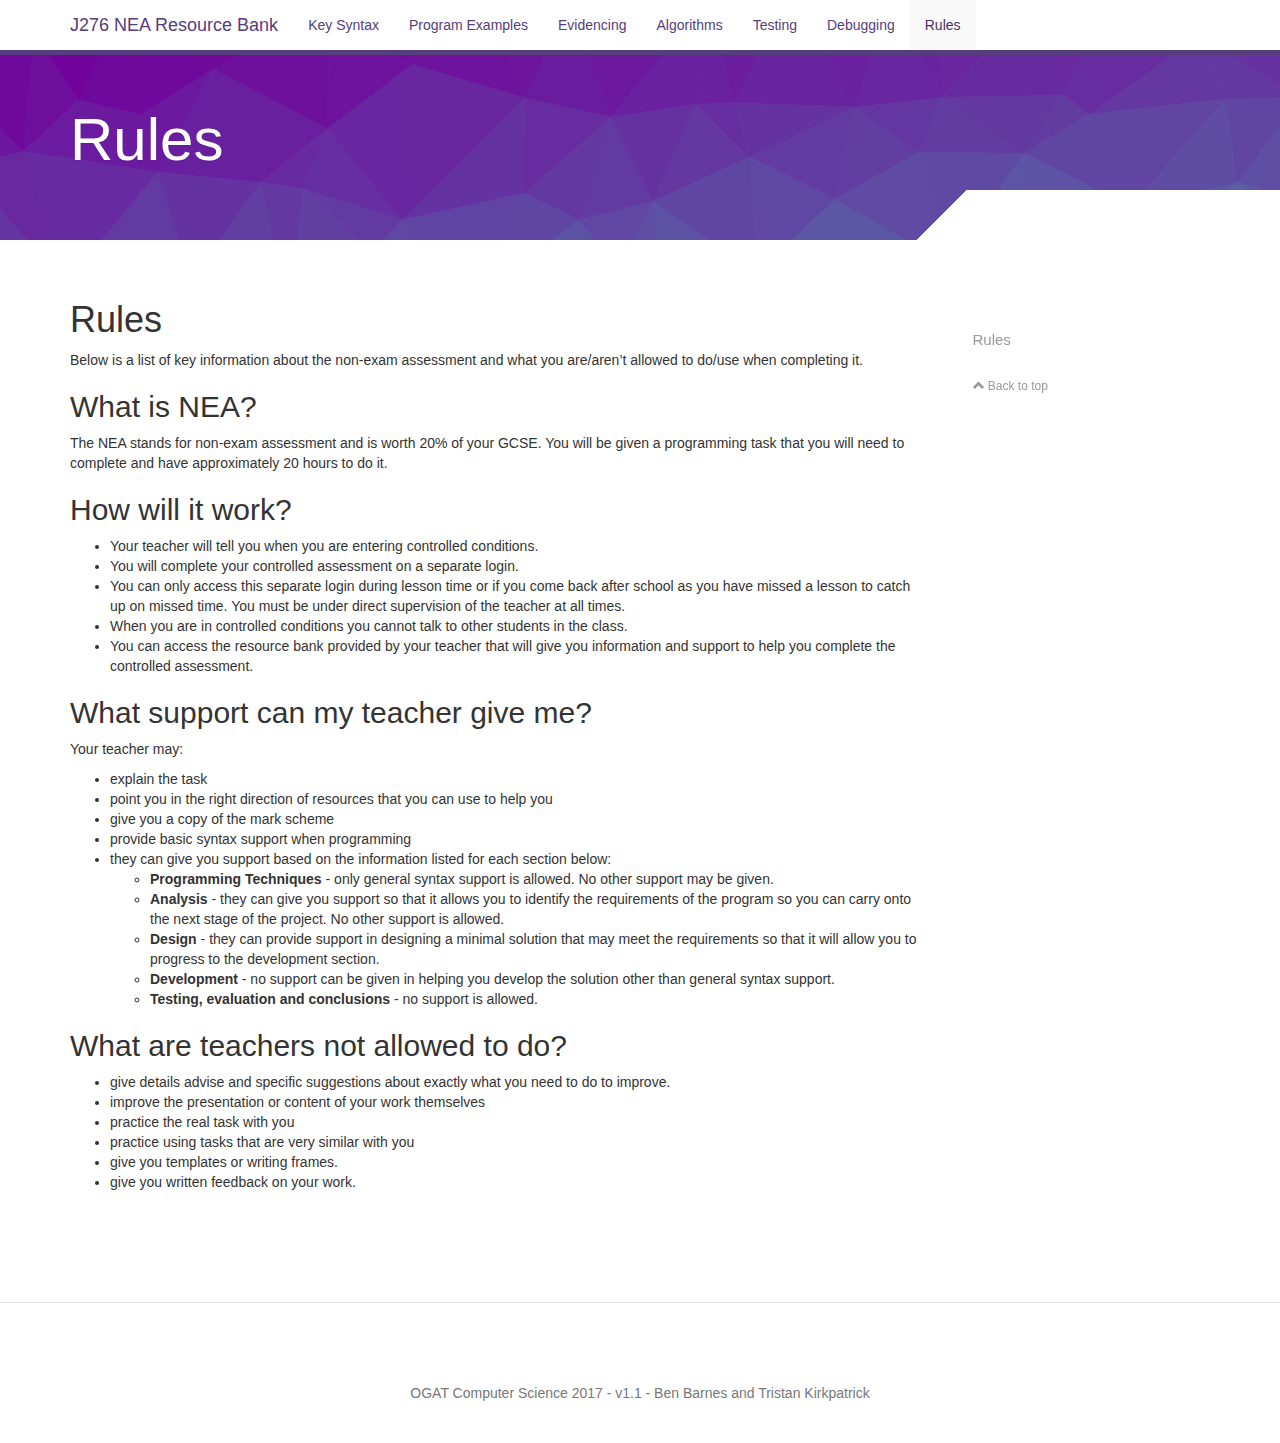
<file: rules.html>
<!DOCTYPE html>
<html lang="en" class="no-js">
    <head>
        <meta charset="utf-8">
<meta http-equiv="X-UA-Compatible" content="IE=edge">
<meta name="viewport" content="width=device-width, initial-scale=1">

<title>Rules</title>
<meta name="description"
      content="">

<link rel="stylesheet" href="css/bootstrap.min.css">
<link rel="stylesheet" href="assets/css/docs.css">
<link rel="stylesheet" href="assets/css/styles.css">


<link rel="stylesheet" href="css/main.css">


<link rel="canonical" href="/rules.html">
<link rel="alternate" type="application/rss+xml" title="J276 NEA Resource Bank" href="/feed.xml">

<style>
    #jumbotron-header {
        background: #67008E;
        background: linear-gradient(135deg, #67008E, #5B3293);
    }
</style>

<script src="js/jquery-1.11.2.min.js"></script>
<script src="js/bootstrap.min.js"></script>
<script src="js/stickyfill.min.js"></script>
<script src='assets/js/docs.min.js'></script>

    </head>

    <body>
        
<!--
<header class="navbar navbar-static-top bs-docs-nav" id="top">
    <div class="container">
        <div class="navbar-header" role="banner">
            <button class="navbar-toggle" type="button" data-toggle="collapse" data-target=".bs-navbar-collapse">
                <span class="sr-only">Toggle navigation</span>
                <span class="icon-bar"></span>
                <span class="icon-bar"></span>
                <span class="icon-bar"></span>
            </button>
            <a class="navbar-brand" href="/index.html">OGAT NEA Resource Bank - J276</a>
        </div>
        <nav class="collapse navbar-collapse bs-navbar-collapse" role="navigation">


            <ul class="nav navbar-nav">
                
                
                    
                        <li >
                            <a href="/algorithms.html">Algorithms</a>
                        </li>
                    
                
                    
                        <li >
                            <a href="/debugging.html">Debugging</a>
                        </li>
                    
                
                    
                        <li >
                            <a href="/evidencing.html">Evidencing</a>
                        </li>
                    
                
                    
                
                    
                
                    
                        <li >
                            <a href="/key-syntax.html">Key Syntax</a>
                        </li>
                    
                
                    
                        <li >
                            <a href="/programming.html">Program Examples</a>
                        </li>
                    
                
                    
                        <li class="active">
                            <a href="/rules.html">Rules</a>
                        </li>
                    
                
                    
                
                    
                        <li >
                            <a href="/testing.html">Testing</a>
                        </li>
                    
                
            </ul>



        </nav>
    </div>
</header>
-->

<header class="navbar navbar-fixed-top bs-docs-nav" id="top">
    <div class="container">
        <div class="navbar-header" role="banner">
            <button class="navbar-toggle" type="button" data-toggle="collapse" data-target=".bs-navbar-collapse">
                <span class="sr-only">Toggle navigation</span>
                <span class="icon-bar"></span>
                <span class="icon-bar"></span>
                <span class="icon-bar"></span>
            </button>
            <a class="navbar-brand" href="./index.html">J276 NEA Resource Bank</a>
        </div>
        <nav class="collapse navbar-collapse bs-navbar-collapse" role="navigation">
            <ul class="nav navbar-nav">
                
                
                    
                
                    
                
                    
                
                    
                        <li >
                            <a href="./key-syntax.html">Key Syntax</a>
                        </li>
                    
                
                    
                        <li >
                            <a href="./programming.html">Program Examples</a>
                        </li>
                    
                
                    
                        <li >
                            <a href="./evidencing.html">Evidencing</a>
                        </li>
                    
                
                    
                        <li >
                            <a href="./algorithms.html">Algorithms</a>
                        </li>
                    
                
                    
                        <li >
                            <a href="./testing.html">Testing</a>
                        </li>
                    
                
                    
                        <li >
                            <a href="./debugging.html">Debugging</a>
                        </li>
                    
                
                    
                        <li class="active">
                            <a href="./rules.html">Rules</a>
                        </li>
                    
                
            </ul>
            <ul class="nav navbar-nav navbar-right">
                
            </ul>
        </nav>
    </div>
</header>

        
    <div class="bs-docs-header" id="jumbotron-header">
        <div class="container">
            <h1>Rules</h1>
            <p></p>
        </div>
    </div>



        <div class="container">
    <div class="bs-docs-container row">
        <div class="col-md-12" role="main">
            <div class="bs-docs-section"><h1 id="rules">Rules</h1>

<p>Below is a list of key information about the non-exam assessment and what you are/aren’t allowed to do/use when completing it.</p>

<h2 id="what-is-nea">What is NEA?</h2>

<p>The NEA stands for non-exam assessment and is worth 20% of your GCSE. You will be given a programming task that you will need to complete and have approximately 20 hours to do it.</p>

<h2 id="how-will-it-work">How will it work?</h2>
<ul>
  <li>Your teacher will tell you when you are entering controlled conditions.</li>
  <li>You will complete your controlled assessment on a separate login.</li>
  <li>You can only access this separate login during lesson time or if you come back after school as you have missed a lesson to catch up on missed time. You must be under direct supervision of the teacher at all times.</li>
  <li>When you are in controlled conditions you cannot talk to other students in the class.</li>
  <li>You can access the resource bank provided by your teacher that will give you information and support to help you complete the controlled assessment.</li>
</ul>

<h2 id="what-support-can-my-teacher-give-me">What support can my teacher give me?</h2>
<p>Your teacher may:</p>
<ul>
  <li>explain the task</li>
  <li>point you in the right direction of resources that you can use to help you</li>
  <li>give you a copy of the mark scheme</li>
  <li>provide basic syntax support when programming</li>
  <li>they can give you support based on the information listed for each section below:
    <ul>
      <li><strong>Programming Techniques</strong> - only general syntax support is allowed. No other support may be given.</li>
      <li><strong>Analysis</strong> - they can give you support so that it allows you to identify the requirements of the program so you can carry onto the next stage of the project. No other support is allowed.</li>
      <li><strong>Design</strong> - they can provide support in designing a minimal solution that may meet the requirements so that it will allow you to progress to the development section.</li>
      <li><strong>Development</strong> - no support can be given in helping you develop the solution other than general syntax support.</li>
      <li><strong>Testing, evaluation and conclusions</strong> - no support is allowed.</li>
    </ul>
  </li>
</ul>

<h2 id="what-are-teachers-not-allowed-to-do">What are teachers not allowed to do?</h2>
<ul>
  <li>give details advise and specific suggestions about exactly what you need to do to improve.</li>
  <li>improve the presentation or content of your work themselves</li>
  <li>practice the real task with you</li>
  <li>practice using tasks that are very similar with you</li>
  <li>give you templates or writing frames.</li>
  <li>give you written feedback on your work.</li>
</ul>
</div>
        </div>

        <div class="col-md-3 bs-docs-sidebar hidden-print" role="complementary">
            <ul class="nav bs-docs-sidenav"></ul>

            <a class="back-to-top" id="back-to-top" href="#top"> <i class="glyphicon glyphicon-chevron-up"></i>
                Back to top
            </a>
        </div>
    </div>

    
</div>


        <footer class="bs-docs-footer" role="contentinfo">
    <div class="container">
        <div class="bs-docs-social">
            <ul class="bs-docs-social-buttons">
                
            </ul>
        </div>

        <p>
            OGAT Computer Science 2017 - v1.1 - Ben Barnes and Tristan Kirkpatrick</a>
        </p>
        <p>
        </p>


    </div>
</footer>


    <script src="js/d3.min.js"></script>
    <script src="js/trianglify.min.js"></script>
    <script>
        trianglify("#67008E", "#5B3293");
    </script>
    <script>
          if ($('#back-to-top').length) {
          var scrollTrigger = 100, // px
              backToTop = function () {
                  var scrollTop = $(window).scrollTop();
                  if (scrollTop > scrollTrigger) {
                      $('#back-to-top').addClass('show');
                  } else {
                      $('#back-to-top').removeClass('show');
                  }
              };
          backToTop();
          $(window).on('scroll', function () {
              backToTop();
          });
          $('#back-to-top').on('click', function (e) {
              e.preventDefault();
              $('html,body').animate({
                  scrollTop: 0
              }, 700);
          });
      }
      </script>





    </body>
</html>
</file>
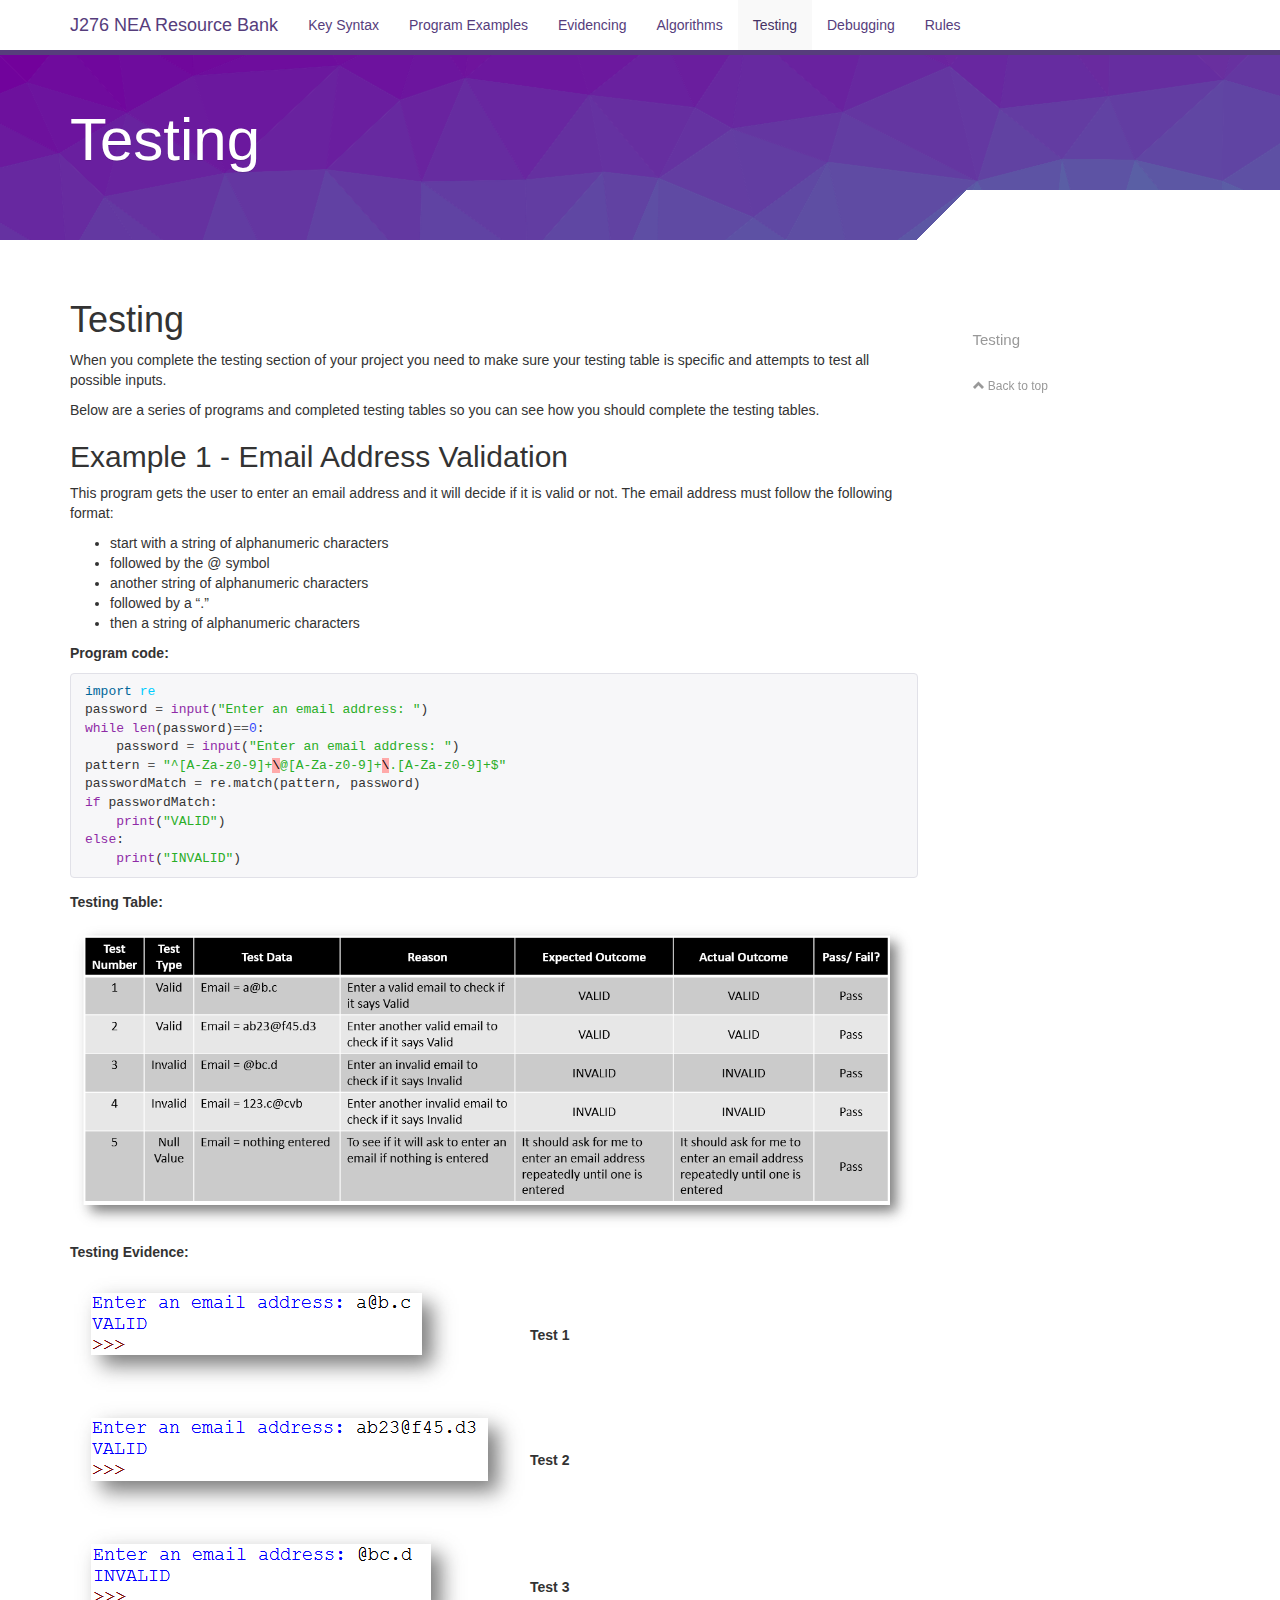
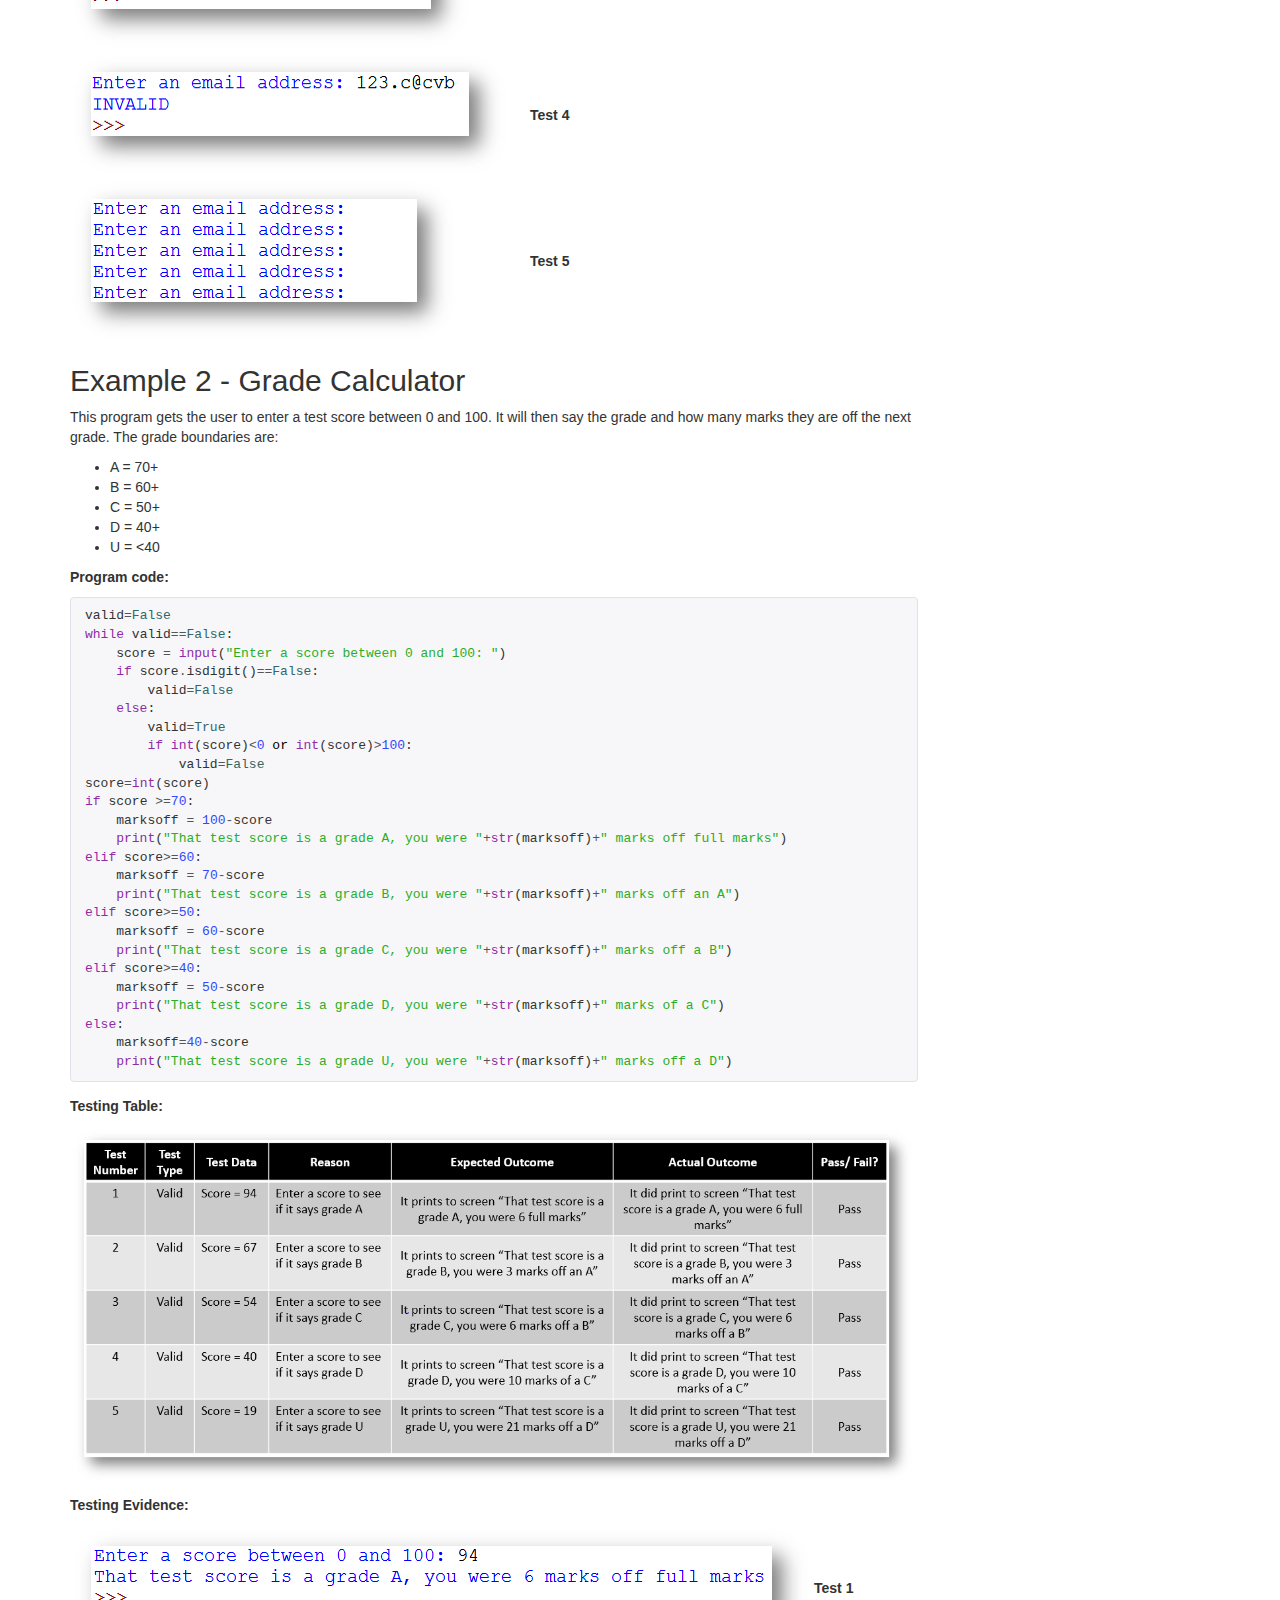
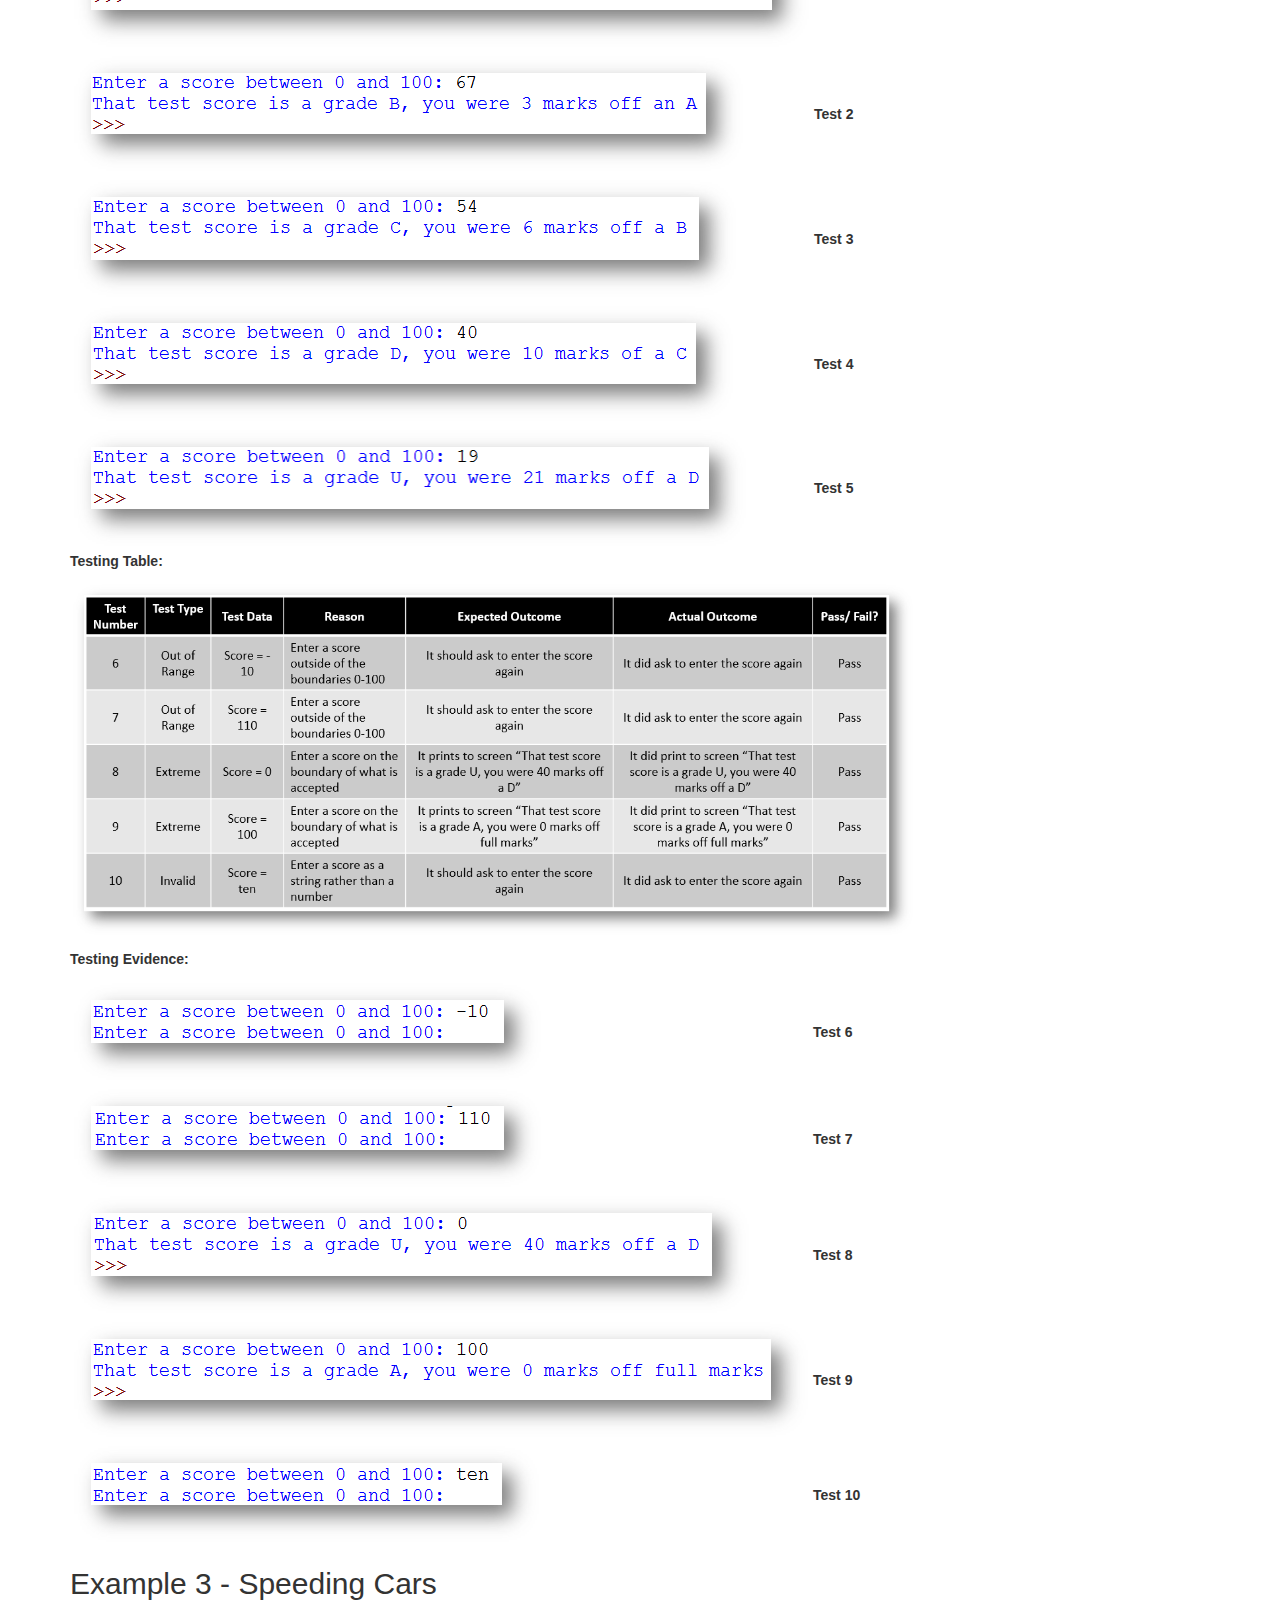
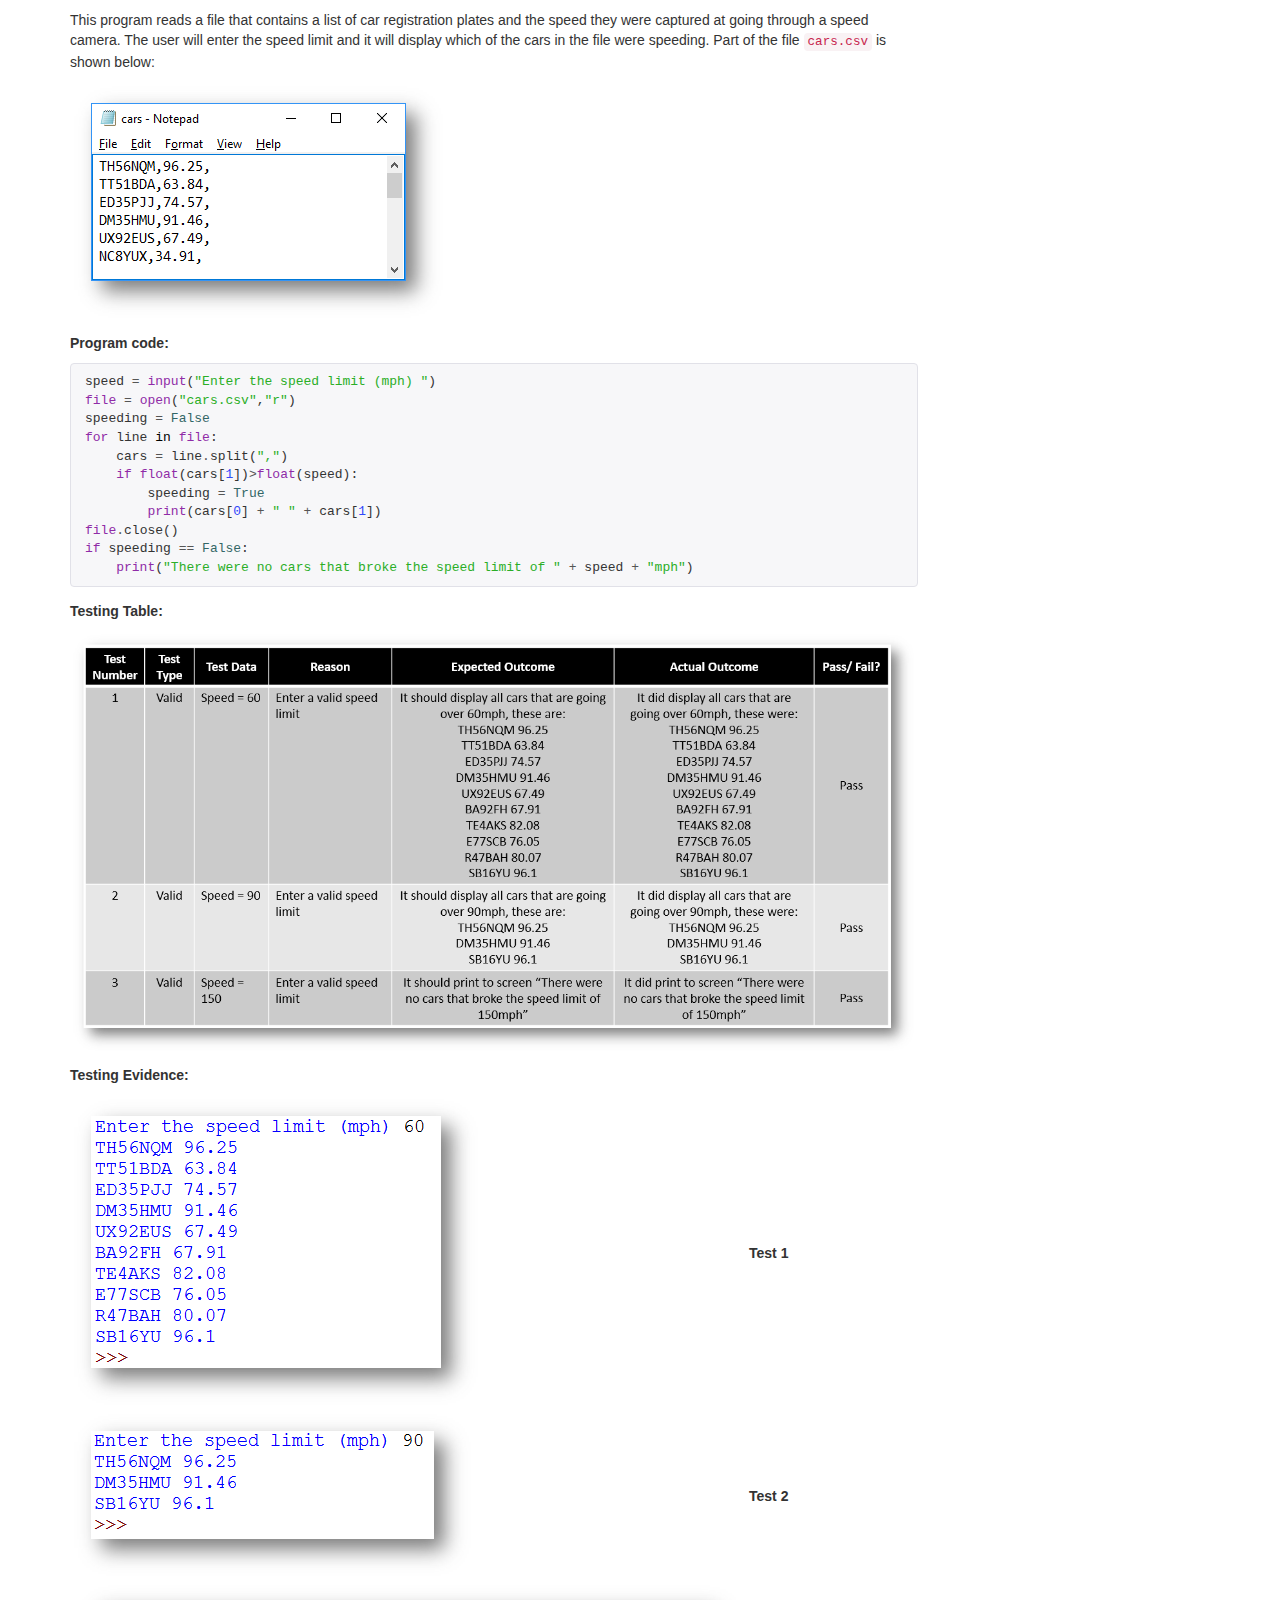
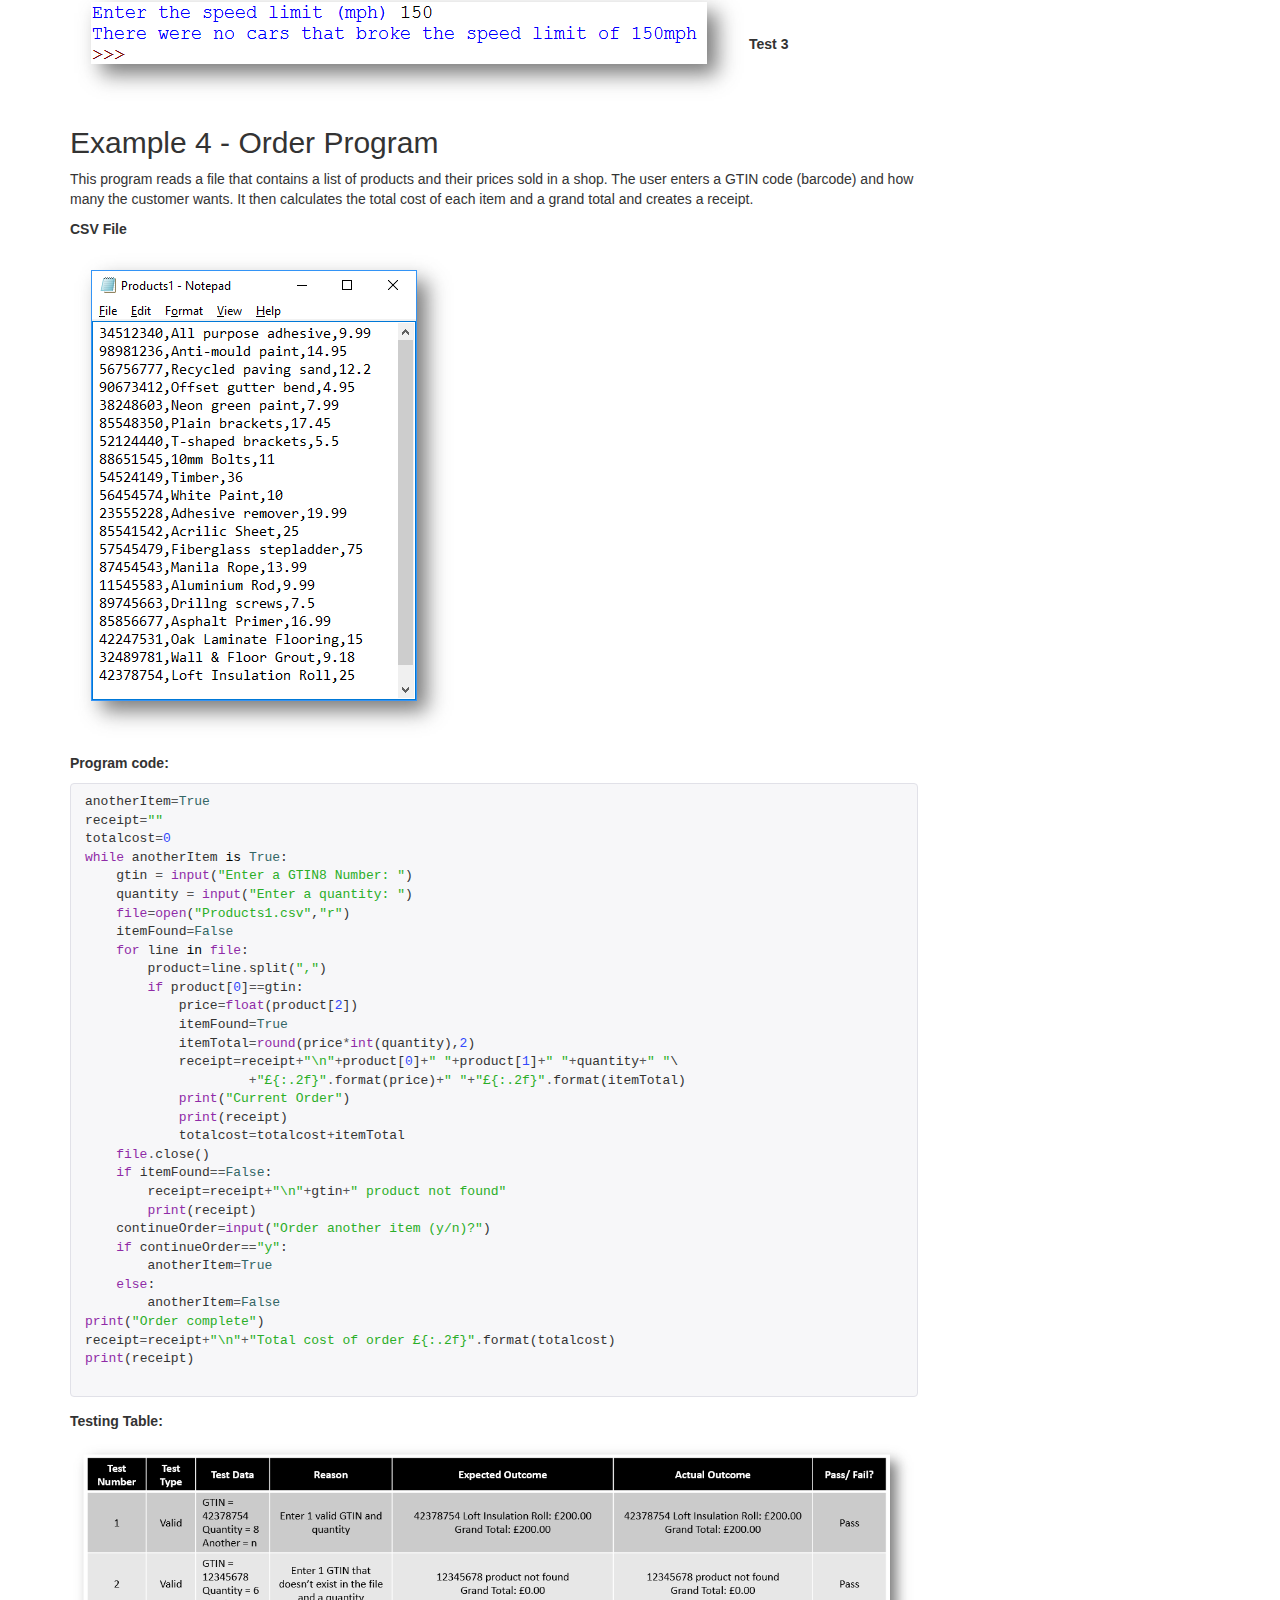
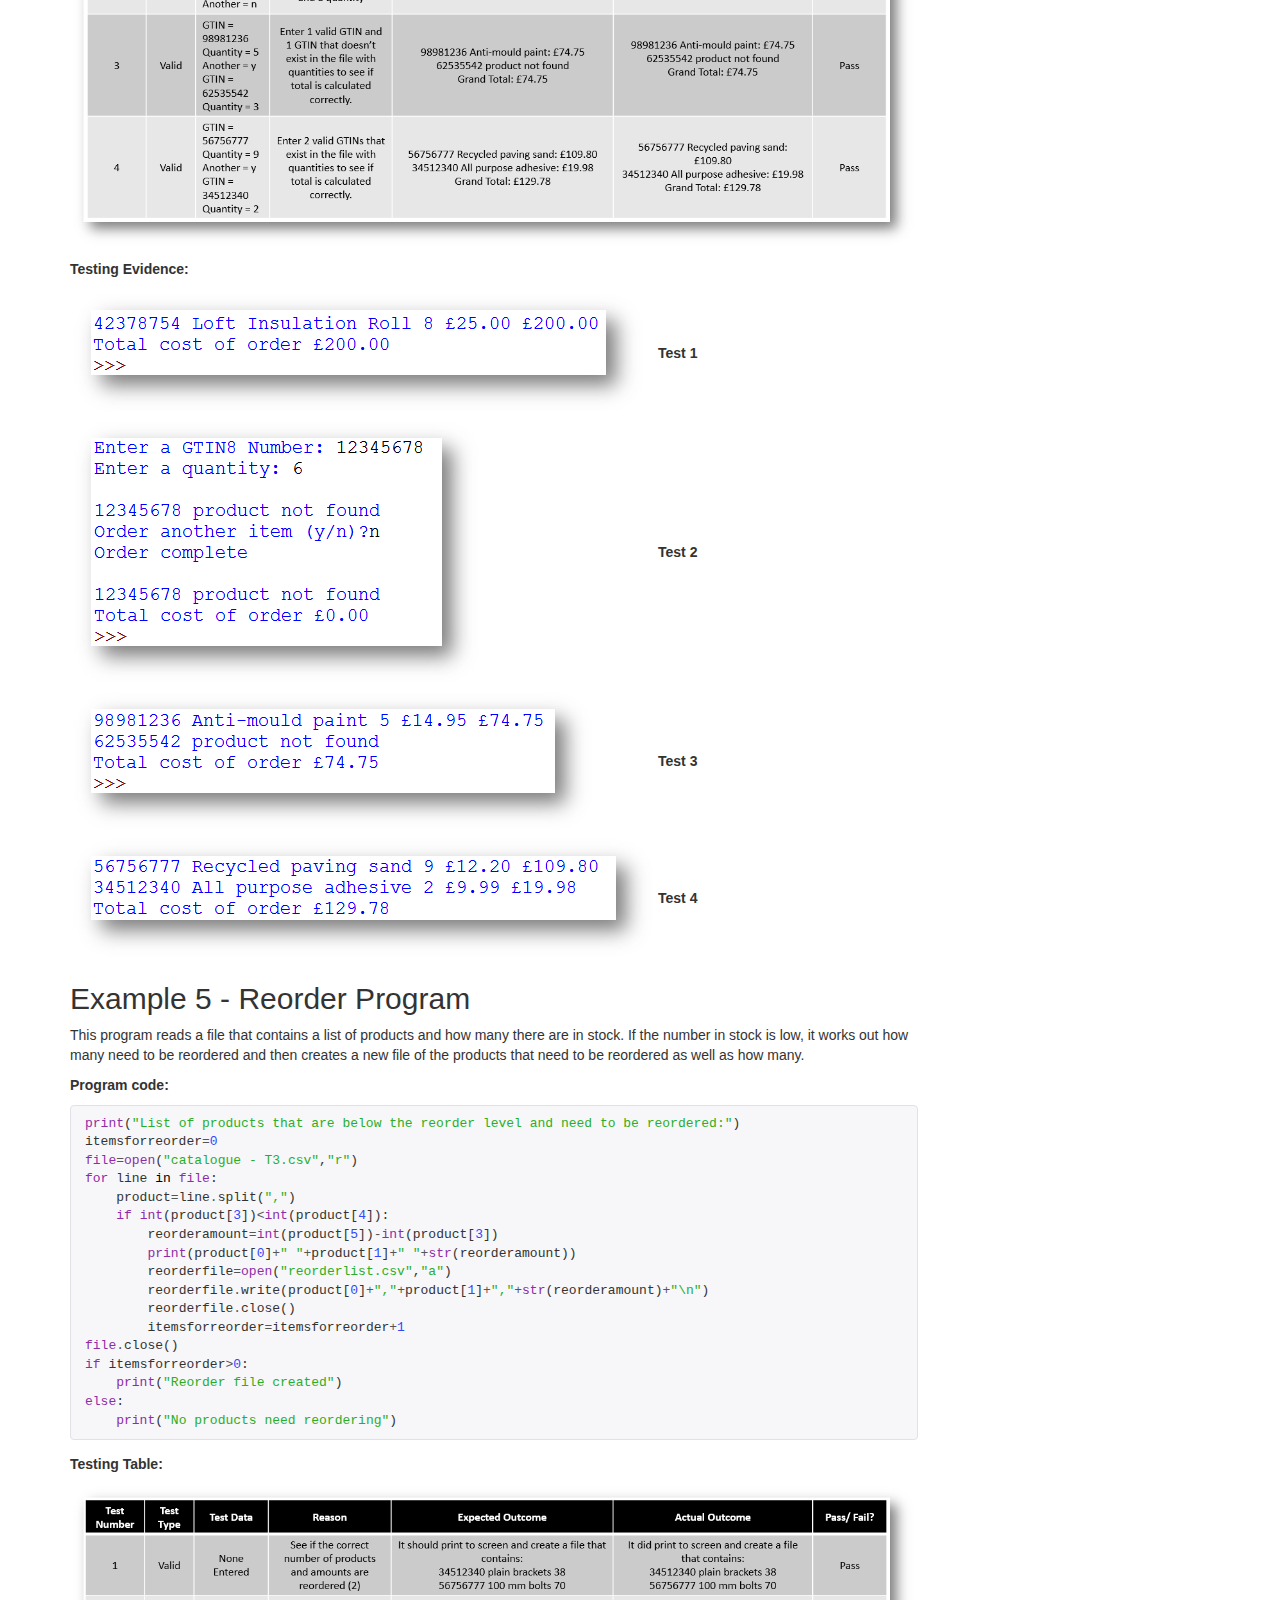
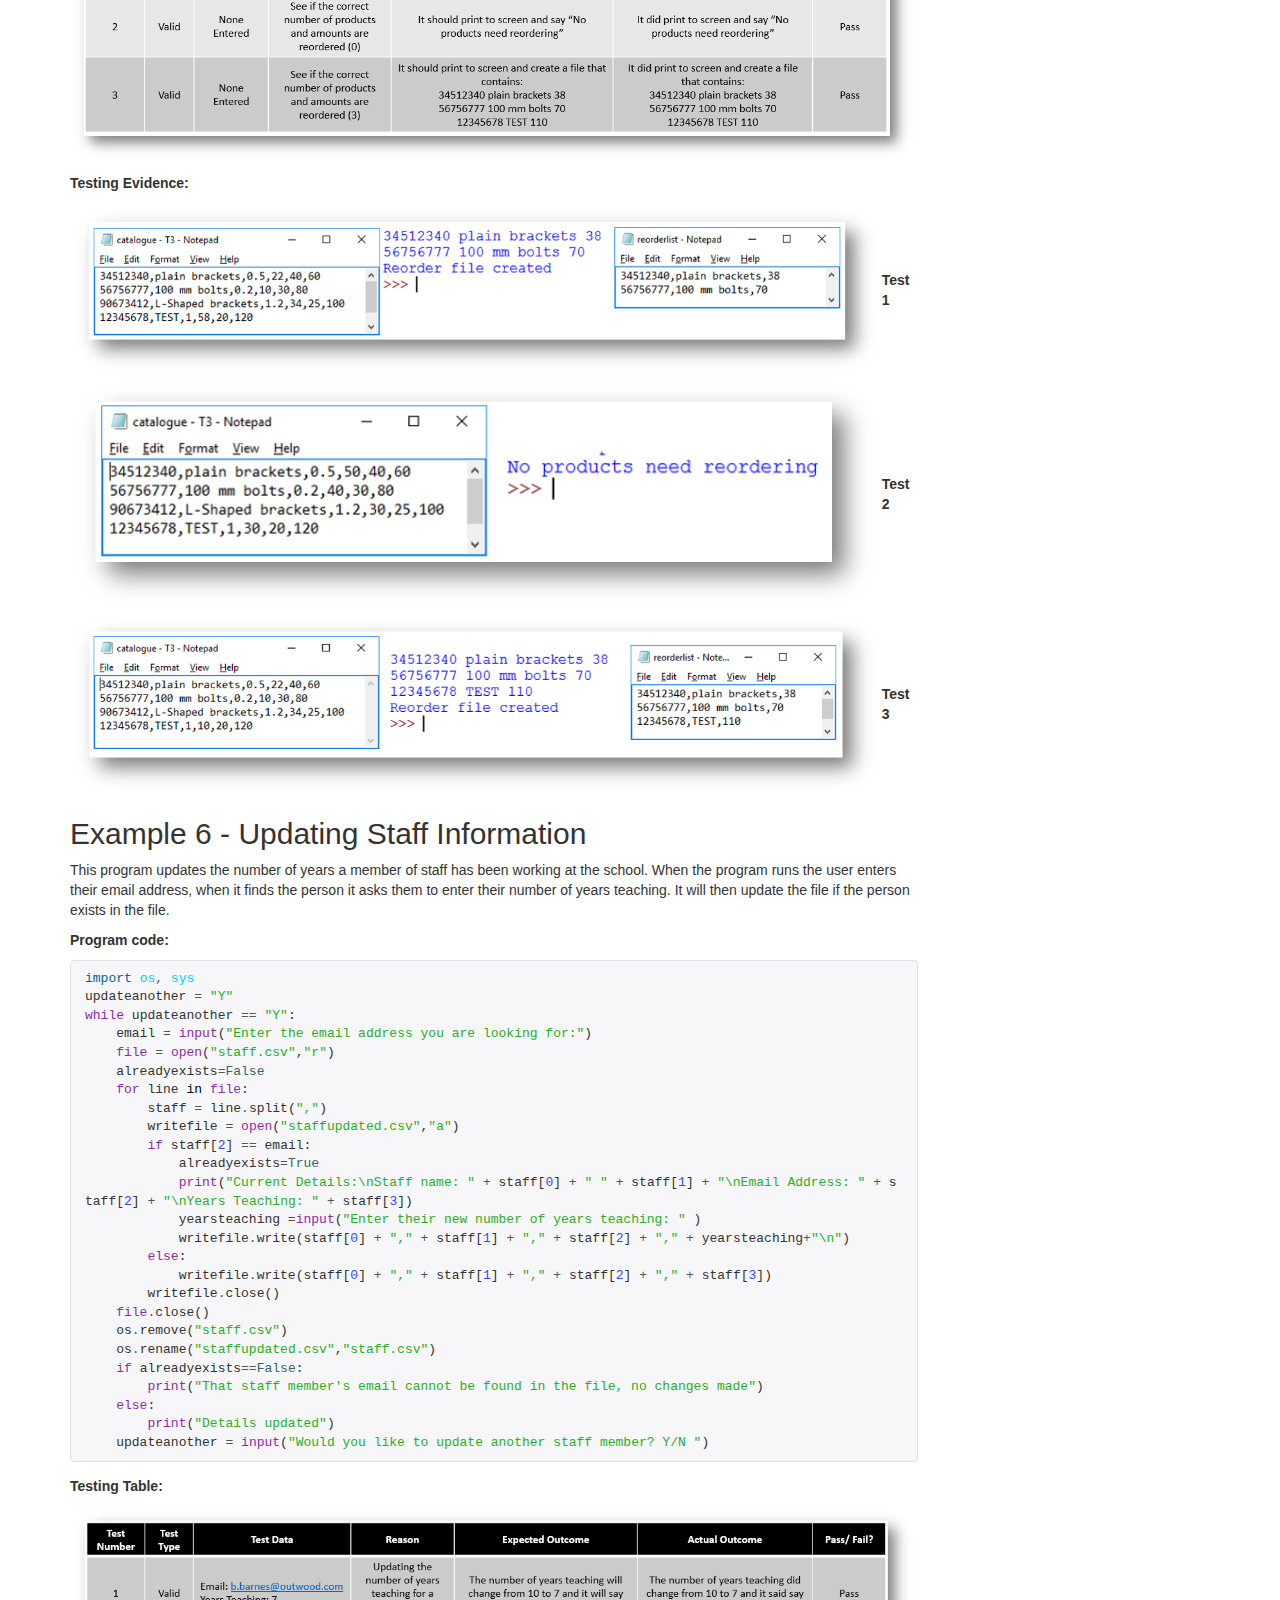
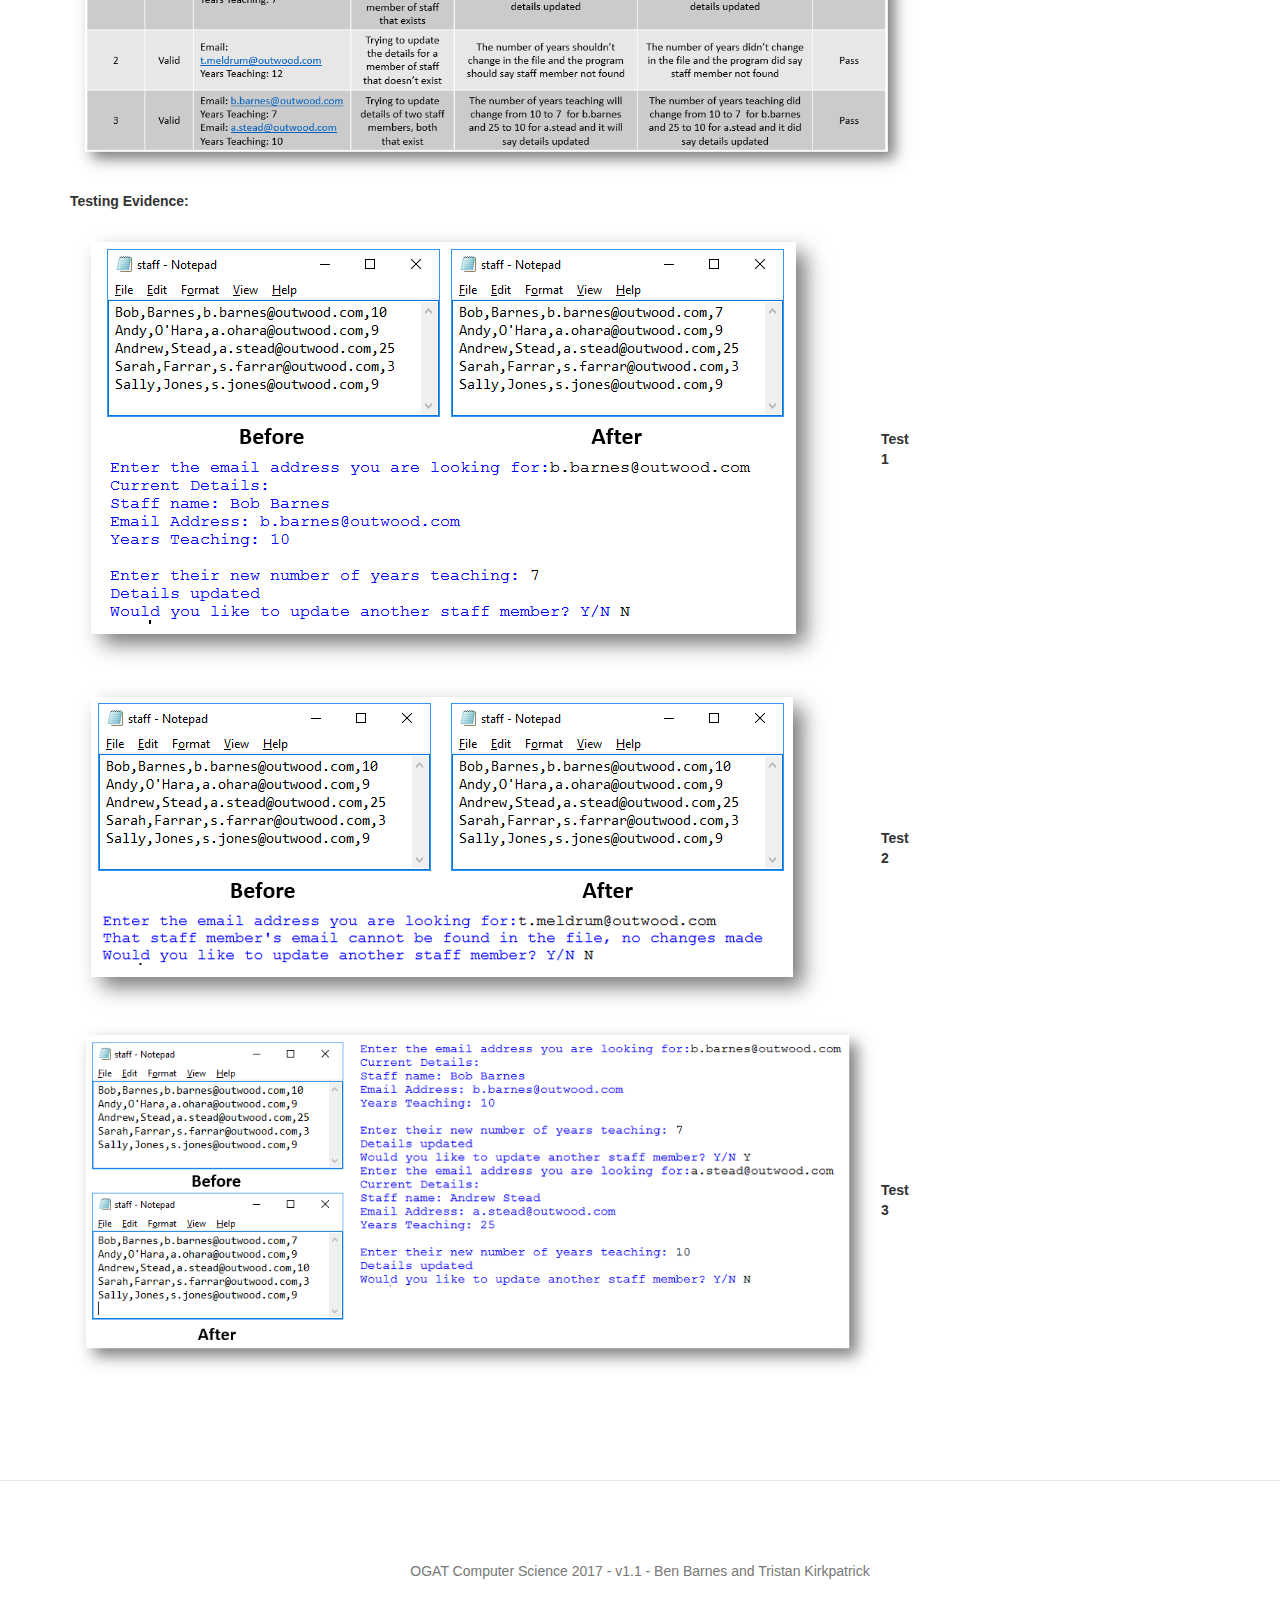
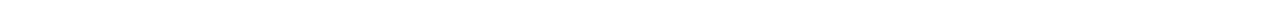
<file: testing.html>
<!DOCTYPE html>
<html lang="en" class="no-js">
    <head>
        <meta charset="utf-8">
<meta http-equiv="X-UA-Compatible" content="IE=edge">
<meta name="viewport" content="width=device-width, initial-scale=1">

<title>Testing</title>
<meta name="description"
      content="">

<link rel="stylesheet" href="css/bootstrap.min.css">
<link rel="stylesheet" href="assets/css/docs.css">
<link rel="stylesheet" href="assets/css/styles.css">


<link rel="stylesheet" href="css/main.css">


<link rel="canonical" href="/testing.html">
<link rel="alternate" type="application/rss+xml" title="J276 NEA Resource Bank" href="/feed.xml">

<style>
    #jumbotron-header {
        background: #67008E;
        background: linear-gradient(135deg, #67008E, #5B3293);
    }
</style>

<script src="js/jquery-1.11.2.min.js"></script>
<script src="js/bootstrap.min.js"></script>
<script src="js/stickyfill.min.js"></script>
<script src='assets/js/docs.min.js'></script>

    </head>

    <body>
        
<!--
<header class="navbar navbar-static-top bs-docs-nav" id="top">
    <div class="container">
        <div class="navbar-header" role="banner">
            <button class="navbar-toggle" type="button" data-toggle="collapse" data-target=".bs-navbar-collapse">
                <span class="sr-only">Toggle navigation</span>
                <span class="icon-bar"></span>
                <span class="icon-bar"></span>
                <span class="icon-bar"></span>
            </button>
            <a class="navbar-brand" href="/index.html">OGAT NEA Resource Bank - J276</a>
        </div>
        <nav class="collapse navbar-collapse bs-navbar-collapse" role="navigation">


            <ul class="nav navbar-nav">
                
                
                    
                        <li >
                            <a href="/algorithms.html">Algorithms</a>
                        </li>
                    
                
                    
                        <li >
                            <a href="/debugging.html">Debugging</a>
                        </li>
                    
                
                    
                        <li >
                            <a href="/evidencing.html">Evidencing</a>
                        </li>
                    
                
                    
                
                    
                
                    
                        <li >
                            <a href="/key-syntax.html">Key Syntax</a>
                        </li>
                    
                
                    
                        <li >
                            <a href="/programming.html">Program Examples</a>
                        </li>
                    
                
                    
                        <li >
                            <a href="/rules.html">Rules</a>
                        </li>
                    
                
                    
                
                    
                        <li class="active">
                            <a href="/testing.html">Testing</a>
                        </li>
                    
                
            </ul>



        </nav>
    </div>
</header>
-->

<header class="navbar navbar-fixed-top bs-docs-nav" id="top">
    <div class="container">
        <div class="navbar-header" role="banner">
            <button class="navbar-toggle" type="button" data-toggle="collapse" data-target=".bs-navbar-collapse">
                <span class="sr-only">Toggle navigation</span>
                <span class="icon-bar"></span>
                <span class="icon-bar"></span>
                <span class="icon-bar"></span>
            </button>
            <a class="navbar-brand" href="./index.html">J276 NEA Resource Bank</a>
        </div>
        <nav class="collapse navbar-collapse bs-navbar-collapse" role="navigation">
            <ul class="nav navbar-nav">
                
                
                    
                
                    
                
                    
                
                    
                        <li >
                            <a href="./key-syntax.html">Key Syntax</a>
                        </li>
                    
                
                    
                        <li >
                            <a href="./programming.html">Program Examples</a>
                        </li>
                    
                
                    
                        <li >
                            <a href="./evidencing.html">Evidencing</a>
                        </li>
                    
                
                    
                        <li >
                            <a href="./algorithms.html">Algorithms</a>
                        </li>
                    
                
                    
                        <li class="active">
                            <a href="./testing.html">Testing</a>
                        </li>
                    
                
                    
                        <li >
                            <a href="./debugging.html">Debugging</a>
                        </li>
                    
                
                    
                        <li >
                            <a href="./rules.html">Rules</a>
                        </li>
                    
                
            </ul>
            <ul class="nav navbar-nav navbar-right">
                
            </ul>
        </nav>
    </div>
</header>

        
    <div class="bs-docs-header" id="jumbotron-header">
        <div class="container">
            <h1>Testing</h1>
            <p></p>
        </div>
    </div>



        <div class="container">
    <div class="bs-docs-container row">
        <div class="col-md-12" role="main">
            <div class="bs-docs-section"><h1 id="testing">Testing</h1>

<p>When you complete the testing section of your project you need to make sure your testing table is specific and attempts to test all possible inputs.</p>

<p>Below are a series of programs and completed testing tables so you can see how you should complete the testing tables.</p>

<h2 id="example-1---email-address-validation">Example 1 - Email Address Validation</h2>
<p>This program gets the user to enter an email address and it will decide if it is valid or not. The email address must follow the following format:</p>
<ul>
  <li>start with a string of alphanumeric characters</li>
  <li>followed by the @ symbol</li>
  <li>another string of alphanumeric characters</li>
  <li>followed by a “.”</li>
  <li>then a string of alphanumeric characters</li>
</ul>

<p><strong>Program code:</strong></p>
<div class="language-python highlighter-rouge"><pre class="highlight"><code><span class="kn">import</span> <span class="nn">re</span>
<span class="n">password</span> <span class="o">=</span> <span class="nb">input</span><span class="p">(</span><span class="s">"Enter an email address: "</span><span class="p">)</span>
<span class="k">while</span> <span class="nb">len</span><span class="p">(</span><span class="n">password</span><span class="p">)</span><span class="o">==</span><span class="mi">0</span><span class="p">:</span>
    <span class="n">password</span> <span class="o">=</span> <span class="nb">input</span><span class="p">(</span><span class="s">"Enter an email address: "</span><span class="p">)</span>
<span class="n">pattern</span> <span class="o">=</span> <span class="s">"^[A-Za-z0-9]+</span><span class="err">\</span><span class="s">@[A-Za-z0-9]+</span><span class="err">\</span><span class="s">.[A-Za-z0-9]+$"</span>
<span class="n">passwordMatch</span> <span class="o">=</span> <span class="n">re</span><span class="o">.</span><span class="n">match</span><span class="p">(</span><span class="n">pattern</span><span class="p">,</span> <span class="n">password</span><span class="p">)</span>
<span class="k">if</span> <span class="n">passwordMatch</span><span class="p">:</span>
    <span class="k">print</span><span class="p">(</span><span class="s">"VALID"</span><span class="p">)</span>
<span class="k">else</span><span class="p">:</span>
    <span class="k">print</span><span class="p">(</span><span class="s">"INVALID"</span><span class="p">)</span>
</code></pre>
</div>

<p><strong>Testing Table:</strong></p>

<p><img src="./images/testing1.png" alt="Testing1" /></p>

<p><strong>Testing Evidence:</strong></p>

<table>
  <thead>
    <tr>
      <th><img src="./images/testing2.png" alt="Testing2" /></th>
      <th><strong>Test 1</strong></th>
    </tr>
  </thead>
  <tbody>
    <tr>
      <td><img src="./images/testing3.png" alt="Testing3" /></td>
      <td><strong>Test 2</strong></td>
    </tr>
    <tr>
      <td><img src="./images/testing4.png" alt="Testing4" /></td>
      <td><strong>Test 3</strong></td>
    </tr>
    <tr>
      <td><img src="./images/testing5.png" alt="Testing5" /></td>
      <td><strong>Test 4</strong></td>
    </tr>
    <tr>
      <td><img src="./images/testing6.png" alt="Testing6" /></td>
      <td><strong>Test 5</strong></td>
    </tr>
  </tbody>
</table>

<h2 id="example-2---grade-calculator">Example 2 - Grade Calculator</h2>
<p>This program gets the user to enter a test score between 0 and 100. It will then say the grade and how many marks they are off the next grade. The grade boundaries are:</p>
<ul>
  <li>A = 70+</li>
  <li>B = 60+</li>
  <li>C = 50+</li>
  <li>D = 40+</li>
  <li>U = &lt;40</li>
</ul>

<p><strong>Program code:</strong></p>
<div class="language-python highlighter-rouge"><pre class="highlight"><code><span class="n">valid</span><span class="o">=</span><span class="bp">False</span>
<span class="k">while</span> <span class="n">valid</span><span class="o">==</span><span class="bp">False</span><span class="p">:</span>
    <span class="n">score</span> <span class="o">=</span> <span class="nb">input</span><span class="p">(</span><span class="s">"Enter a score between 0 and 100: "</span><span class="p">)</span>
    <span class="k">if</span> <span class="n">score</span><span class="o">.</span><span class="n">isdigit</span><span class="p">()</span><span class="o">==</span><span class="bp">False</span><span class="p">:</span>
        <span class="n">valid</span><span class="o">=</span><span class="bp">False</span>
    <span class="k">else</span><span class="p">:</span>
        <span class="n">valid</span><span class="o">=</span><span class="bp">True</span>
        <span class="k">if</span> <span class="nb">int</span><span class="p">(</span><span class="n">score</span><span class="p">)</span><span class="o">&lt;</span><span class="mi">0</span> <span class="ow">or</span> <span class="nb">int</span><span class="p">(</span><span class="n">score</span><span class="p">)</span><span class="o">&gt;</span><span class="mi">100</span><span class="p">:</span>
            <span class="n">valid</span><span class="o">=</span><span class="bp">False</span>
<span class="n">score</span><span class="o">=</span><span class="nb">int</span><span class="p">(</span><span class="n">score</span><span class="p">)</span>
<span class="k">if</span> <span class="n">score</span> <span class="o">&gt;=</span><span class="mi">70</span><span class="p">:</span>
    <span class="n">marksoff</span> <span class="o">=</span> <span class="mi">100</span><span class="o">-</span><span class="n">score</span>
    <span class="k">print</span><span class="p">(</span><span class="s">"That test score is a grade A, you were "</span><span class="o">+</span><span class="nb">str</span><span class="p">(</span><span class="n">marksoff</span><span class="p">)</span><span class="o">+</span><span class="s">" marks off full marks"</span><span class="p">)</span>
<span class="k">elif</span> <span class="n">score</span><span class="o">&gt;=</span><span class="mi">60</span><span class="p">:</span>
    <span class="n">marksoff</span> <span class="o">=</span> <span class="mi">70</span><span class="o">-</span><span class="n">score</span>
    <span class="k">print</span><span class="p">(</span><span class="s">"That test score is a grade B, you were "</span><span class="o">+</span><span class="nb">str</span><span class="p">(</span><span class="n">marksoff</span><span class="p">)</span><span class="o">+</span><span class="s">" marks off an A"</span><span class="p">)</span>
<span class="k">elif</span> <span class="n">score</span><span class="o">&gt;=</span><span class="mi">50</span><span class="p">:</span>
    <span class="n">marksoff</span> <span class="o">=</span> <span class="mi">60</span><span class="o">-</span><span class="n">score</span>
    <span class="k">print</span><span class="p">(</span><span class="s">"That test score is a grade C, you were "</span><span class="o">+</span><span class="nb">str</span><span class="p">(</span><span class="n">marksoff</span><span class="p">)</span><span class="o">+</span><span class="s">" marks off a B"</span><span class="p">)</span>
<span class="k">elif</span> <span class="n">score</span><span class="o">&gt;=</span><span class="mi">40</span><span class="p">:</span>
    <span class="n">marksoff</span> <span class="o">=</span> <span class="mi">50</span><span class="o">-</span><span class="n">score</span>
    <span class="k">print</span><span class="p">(</span><span class="s">"That test score is a grade D, you were "</span><span class="o">+</span><span class="nb">str</span><span class="p">(</span><span class="n">marksoff</span><span class="p">)</span><span class="o">+</span><span class="s">" marks of a C"</span><span class="p">)</span>
<span class="k">else</span><span class="p">:</span>
    <span class="n">marksoff</span><span class="o">=</span><span class="mi">40</span><span class="o">-</span><span class="n">score</span>
    <span class="k">print</span><span class="p">(</span><span class="s">"That test score is a grade U, you were "</span><span class="o">+</span><span class="nb">str</span><span class="p">(</span><span class="n">marksoff</span><span class="p">)</span><span class="o">+</span><span class="s">" marks off a D"</span><span class="p">)</span>
</code></pre>
</div>

<p><strong>Testing Table:</strong></p>

<p><img src="./images/testing7.png" alt="Testing7" /></p>

<p><strong>Testing Evidence:</strong></p>

<table>
  <thead>
    <tr>
      <th><img src="./images/testing9.png" alt="Testing9" /></th>
      <th><strong>Test 1</strong></th>
    </tr>
  </thead>
  <tbody>
    <tr>
      <td><img src="./images/testing10.png" alt="Testing10" /></td>
      <td><strong>Test 2</strong></td>
    </tr>
    <tr>
      <td><img src="./images/testing11.png" alt="Testing11" /></td>
      <td><strong>Test 3</strong></td>
    </tr>
    <tr>
      <td><img src="./images/testing12.png" alt="Testing12" /></td>
      <td><strong>Test 4</strong></td>
    </tr>
    <tr>
      <td><img src="./images/testing13.png" alt="Testing13" /></td>
      <td><strong>Test 5</strong></td>
    </tr>
  </tbody>
</table>

<p><strong>Testing Table:</strong></p>

<p><img src="./images/testing8.png" alt="Testing8" /></p>

<p><strong>Testing Evidence:</strong></p>

<table>
  <thead>
    <tr>
      <th><img src="./images/testing14.png" alt="Testing14" /></th>
      <th><strong>Test 6</strong></th>
    </tr>
  </thead>
  <tbody>
    <tr>
      <td><img src="./images/testing15.png" alt="Testing15" /></td>
      <td><strong>Test 7</strong></td>
    </tr>
    <tr>
      <td><img src="./images/testing16.png" alt="Testing16" /></td>
      <td><strong>Test 8</strong></td>
    </tr>
    <tr>
      <td><img src="./images/testing17.png" alt="Testing17" /></td>
      <td><strong>Test 9</strong></td>
    </tr>
    <tr>
      <td><img src="./images/testing18.png" alt="Testing18" /></td>
      <td><strong>Test 10</strong></td>
    </tr>
  </tbody>
</table>

<h2 id="example-3---speeding-cars">Example 3 - Speeding Cars</h2>
<p>This program reads a file that contains a list of car registration plates and the speed they were captured at going through a speed camera. The user will enter the speed limit and it will display which of the cars in the file were speeding. Part of the file <code class="highlighter-rouge">cars.csv</code> is shown below:</p>

<p><img src="./images/testing19.png" alt="Testing19" /></p>

<p><strong>Program code:</strong></p>
<div class="language-python highlighter-rouge"><pre class="highlight"><code><span class="n">speed</span> <span class="o">=</span> <span class="nb">input</span><span class="p">(</span><span class="s">"Enter the speed limit (mph) "</span><span class="p">)</span>
<span class="nb">file</span> <span class="o">=</span> <span class="nb">open</span><span class="p">(</span><span class="s">"cars.csv"</span><span class="p">,</span><span class="s">"r"</span><span class="p">)</span>
<span class="n">speeding</span> <span class="o">=</span> <span class="bp">False</span>
<span class="k">for</span> <span class="n">line</span> <span class="ow">in</span> <span class="nb">file</span><span class="p">:</span>
    <span class="n">cars</span> <span class="o">=</span> <span class="n">line</span><span class="o">.</span><span class="n">split</span><span class="p">(</span><span class="s">","</span><span class="p">)</span>
    <span class="k">if</span> <span class="nb">float</span><span class="p">(</span><span class="n">cars</span><span class="p">[</span><span class="mi">1</span><span class="p">])</span><span class="o">&gt;</span><span class="nb">float</span><span class="p">(</span><span class="n">speed</span><span class="p">):</span>
        <span class="n">speeding</span> <span class="o">=</span> <span class="bp">True</span>
        <span class="k">print</span><span class="p">(</span><span class="n">cars</span><span class="p">[</span><span class="mi">0</span><span class="p">]</span> <span class="o">+</span> <span class="s">" "</span> <span class="o">+</span> <span class="n">cars</span><span class="p">[</span><span class="mi">1</span><span class="p">])</span>
<span class="nb">file</span><span class="o">.</span><span class="n">close</span><span class="p">()</span>
<span class="k">if</span> <span class="n">speeding</span> <span class="o">==</span> <span class="bp">False</span><span class="p">:</span>
    <span class="k">print</span><span class="p">(</span><span class="s">"There were no cars that broke the speed limit of "</span> <span class="o">+</span> <span class="n">speed</span> <span class="o">+</span> <span class="s">"mph"</span><span class="p">)</span>
</code></pre>
</div>

<p><strong>Testing Table:</strong></p>

<p><img src="./images/testing20.png" alt="Testing20" /></p>

<p><strong>Testing Evidence:</strong></p>

<table>
  <thead>
    <tr>
      <th><img src="./images/testing21.png" alt="Testing21" /></th>
      <th><strong>Test 1</strong></th>
    </tr>
  </thead>
  <tbody>
    <tr>
      <td><img src="./images/testing22.png" alt="Testing22" /></td>
      <td><strong>Test 2</strong></td>
    </tr>
    <tr>
      <td><img src="./images/testing23.png" alt="Testing23" /></td>
      <td><strong>Test 3</strong></td>
    </tr>
  </tbody>
</table>

<h2 id="example-4---order-program">Example 4 - Order Program</h2>
<p>This program reads a file that contains a list of products and their prices sold in a shop. The user enters a GTIN code (barcode) and how many the customer wants. It then calculates the total cost of each item and a grand total and creates a receipt.</p>

<p><strong>CSV File</strong></p>

<p><img src="./images/testing29.png" alt="Testing29" /></p>

<p><strong>Program code:</strong></p>
<div class="language-python highlighter-rouge"><pre class="highlight"><code><span class="n">anotherItem</span><span class="o">=</span><span class="bp">True</span>
<span class="n">receipt</span><span class="o">=</span><span class="s">""</span>
<span class="n">totalcost</span><span class="o">=</span><span class="mi">0</span>
<span class="k">while</span> <span class="n">anotherItem</span> <span class="ow">is</span> <span class="bp">True</span><span class="p">:</span>
    <span class="n">gtin</span> <span class="o">=</span> <span class="nb">input</span><span class="p">(</span><span class="s">"Enter a GTIN8 Number: "</span><span class="p">)</span>
    <span class="n">quantity</span> <span class="o">=</span> <span class="nb">input</span><span class="p">(</span><span class="s">"Enter a quantity: "</span><span class="p">)</span>
    <span class="nb">file</span><span class="o">=</span><span class="nb">open</span><span class="p">(</span><span class="s">"Products1.csv"</span><span class="p">,</span><span class="s">"r"</span><span class="p">)</span>
    <span class="n">itemFound</span><span class="o">=</span><span class="bp">False</span>
    <span class="k">for</span> <span class="n">line</span> <span class="ow">in</span> <span class="nb">file</span><span class="p">:</span>
        <span class="n">product</span><span class="o">=</span><span class="n">line</span><span class="o">.</span><span class="n">split</span><span class="p">(</span><span class="s">","</span><span class="p">)</span>
        <span class="k">if</span> <span class="n">product</span><span class="p">[</span><span class="mi">0</span><span class="p">]</span><span class="o">==</span><span class="n">gtin</span><span class="p">:</span>
            <span class="n">price</span><span class="o">=</span><span class="nb">float</span><span class="p">(</span><span class="n">product</span><span class="p">[</span><span class="mi">2</span><span class="p">])</span>
            <span class="n">itemFound</span><span class="o">=</span><span class="bp">True</span>
            <span class="n">itemTotal</span><span class="o">=</span><span class="nb">round</span><span class="p">(</span><span class="n">price</span><span class="o">*</span><span class="nb">int</span><span class="p">(</span><span class="n">quantity</span><span class="p">),</span><span class="mi">2</span><span class="p">)</span>
            <span class="n">receipt</span><span class="o">=</span><span class="n">receipt</span><span class="o">+</span><span class="s">"</span><span class="se">\n</span><span class="s">"</span><span class="o">+</span><span class="n">product</span><span class="p">[</span><span class="mi">0</span><span class="p">]</span><span class="o">+</span><span class="s">" "</span><span class="o">+</span><span class="n">product</span><span class="p">[</span><span class="mi">1</span><span class="p">]</span><span class="o">+</span><span class="s">" "</span><span class="o">+</span><span class="n">quantity</span><span class="o">+</span><span class="s">" "</span>\
                     <span class="o">+</span><span class="s">"£{:.2f}"</span><span class="o">.</span><span class="n">format</span><span class="p">(</span><span class="n">price</span><span class="p">)</span><span class="o">+</span><span class="s">" "</span><span class="o">+</span><span class="s">"£{:.2f}"</span><span class="o">.</span><span class="n">format</span><span class="p">(</span><span class="n">itemTotal</span><span class="p">)</span>
            <span class="k">print</span><span class="p">(</span><span class="s">"Current Order"</span><span class="p">)</span>
            <span class="k">print</span><span class="p">(</span><span class="n">receipt</span><span class="p">)</span>
            <span class="n">totalcost</span><span class="o">=</span><span class="n">totalcost</span><span class="o">+</span><span class="n">itemTotal</span>
    <span class="nb">file</span><span class="o">.</span><span class="n">close</span><span class="p">()</span>
    <span class="k">if</span> <span class="n">itemFound</span><span class="o">==</span><span class="bp">False</span><span class="p">:</span>
        <span class="n">receipt</span><span class="o">=</span><span class="n">receipt</span><span class="o">+</span><span class="s">"</span><span class="se">\n</span><span class="s">"</span><span class="o">+</span><span class="n">gtin</span><span class="o">+</span><span class="s">" product not found"</span>
        <span class="k">print</span><span class="p">(</span><span class="n">receipt</span><span class="p">)</span>
    <span class="n">continueOrder</span><span class="o">=</span><span class="nb">input</span><span class="p">(</span><span class="s">"Order another item (y/n)?"</span><span class="p">)</span>
    <span class="k">if</span> <span class="n">continueOrder</span><span class="o">==</span><span class="s">"y"</span><span class="p">:</span>
        <span class="n">anotherItem</span><span class="o">=</span><span class="bp">True</span>
    <span class="k">else</span><span class="p">:</span>
        <span class="n">anotherItem</span><span class="o">=</span><span class="bp">False</span>
<span class="k">print</span><span class="p">(</span><span class="s">"Order complete"</span><span class="p">)</span>
<span class="n">receipt</span><span class="o">=</span><span class="n">receipt</span><span class="o">+</span><span class="s">"</span><span class="se">\n</span><span class="s">"</span><span class="o">+</span><span class="s">"Total cost of order £{:.2f}"</span><span class="o">.</span><span class="n">format</span><span class="p">(</span><span class="n">totalcost</span><span class="p">)</span>
<span class="k">print</span><span class="p">(</span><span class="n">receipt</span><span class="p">)</span>

</code></pre>
</div>

<p><strong>Testing Table:</strong></p>

<p><img src="./images/testing24.png" alt="Testing24" /></p>

<p><strong>Testing Evidence:</strong></p>

<table>
  <thead>
    <tr>
      <th><img src="./images/testing25.png" alt="Testing25" /></th>
      <th><strong>Test 1</strong></th>
    </tr>
  </thead>
  <tbody>
    <tr>
      <td><img src="./images/testing26.png" alt="Testing26" /></td>
      <td><strong>Test 2</strong></td>
    </tr>
    <tr>
      <td><img src="./images/testing27.png" alt="Testing27" /></td>
      <td><strong>Test 3</strong></td>
    </tr>
    <tr>
      <td><img src="./images/testing28.png" alt="Testing28" /></td>
      <td><strong>Test 4</strong></td>
    </tr>
  </tbody>
</table>

<h2 id="example-5---reorder-program">Example 5 - Reorder Program</h2>
<p>This program reads a file that contains a list of products and how many there are in stock. If the number in stock is low, it works out how many need to be reordered and then creates a new file of the products that need to be reordered as well as how many.</p>

<p><strong>Program code:</strong></p>
<div class="language-python highlighter-rouge"><pre class="highlight"><code><span class="k">print</span><span class="p">(</span><span class="s">"List of products that are below the reorder level and need to be reordered:"</span><span class="p">)</span>
<span class="n">itemsforreorder</span><span class="o">=</span><span class="mi">0</span>
<span class="nb">file</span><span class="o">=</span><span class="nb">open</span><span class="p">(</span><span class="s">"catalogue - T3.csv"</span><span class="p">,</span><span class="s">"r"</span><span class="p">)</span>
<span class="k">for</span> <span class="n">line</span> <span class="ow">in</span> <span class="nb">file</span><span class="p">:</span>
    <span class="n">product</span><span class="o">=</span><span class="n">line</span><span class="o">.</span><span class="n">split</span><span class="p">(</span><span class="s">","</span><span class="p">)</span>
    <span class="k">if</span> <span class="nb">int</span><span class="p">(</span><span class="n">product</span><span class="p">[</span><span class="mi">3</span><span class="p">])</span><span class="o">&lt;</span><span class="nb">int</span><span class="p">(</span><span class="n">product</span><span class="p">[</span><span class="mi">4</span><span class="p">]):</span>
        <span class="n">reorderamount</span><span class="o">=</span><span class="nb">int</span><span class="p">(</span><span class="n">product</span><span class="p">[</span><span class="mi">5</span><span class="p">])</span><span class="o">-</span><span class="nb">int</span><span class="p">(</span><span class="n">product</span><span class="p">[</span><span class="mi">3</span><span class="p">])</span>
        <span class="k">print</span><span class="p">(</span><span class="n">product</span><span class="p">[</span><span class="mi">0</span><span class="p">]</span><span class="o">+</span><span class="s">" "</span><span class="o">+</span><span class="n">product</span><span class="p">[</span><span class="mi">1</span><span class="p">]</span><span class="o">+</span><span class="s">" "</span><span class="o">+</span><span class="nb">str</span><span class="p">(</span><span class="n">reorderamount</span><span class="p">))</span>
        <span class="n">reorderfile</span><span class="o">=</span><span class="nb">open</span><span class="p">(</span><span class="s">"reorderlist.csv"</span><span class="p">,</span><span class="s">"a"</span><span class="p">)</span>
        <span class="n">reorderfile</span><span class="o">.</span><span class="n">write</span><span class="p">(</span><span class="n">product</span><span class="p">[</span><span class="mi">0</span><span class="p">]</span><span class="o">+</span><span class="s">","</span><span class="o">+</span><span class="n">product</span><span class="p">[</span><span class="mi">1</span><span class="p">]</span><span class="o">+</span><span class="s">","</span><span class="o">+</span><span class="nb">str</span><span class="p">(</span><span class="n">reorderamount</span><span class="p">)</span><span class="o">+</span><span class="s">"</span><span class="se">\n</span><span class="s">"</span><span class="p">)</span>
        <span class="n">reorderfile</span><span class="o">.</span><span class="n">close</span><span class="p">()</span>
        <span class="n">itemsforreorder</span><span class="o">=</span><span class="n">itemsforreorder</span><span class="o">+</span><span class="mi">1</span>
<span class="nb">file</span><span class="o">.</span><span class="n">close</span><span class="p">()</span>
<span class="k">if</span> <span class="n">itemsforreorder</span><span class="o">&gt;</span><span class="mi">0</span><span class="p">:</span>
    <span class="k">print</span><span class="p">(</span><span class="s">"Reorder file created"</span><span class="p">)</span>
<span class="k">else</span><span class="p">:</span>
    <span class="k">print</span><span class="p">(</span><span class="s">"No products need reordering"</span><span class="p">)</span>
</code></pre>
</div>

<p><strong>Testing Table:</strong></p>

<p><img src="./images/testing30.png" alt="Testing30" /></p>

<p><strong>Testing Evidence:</strong></p>

<table>
  <thead>
    <tr>
      <th><img src="./images/testing31.png" alt="Testing31" /></th>
      <th><strong>Test 1</strong></th>
    </tr>
  </thead>
  <tbody>
    <tr>
      <td><img src="./images/testing32.png" alt="Testing32" /></td>
      <td><strong>Test 2</strong></td>
    </tr>
    <tr>
      <td><img src="./images/testing33.png" alt="Testing33" /></td>
      <td><strong>Test 3</strong></td>
    </tr>
  </tbody>
</table>

<h2 id="example-6---updating-staff-information">Example 6 - Updating Staff Information</h2>
<p>This program updates the number of years a member of staff has been working at the school. When the program runs the user enters their email address, when it finds the person it asks them to enter their number of years teaching. It will then update the file if the person exists in the file.</p>

<p><strong>Program code:</strong></p>
<div class="language-python highlighter-rouge"><pre class="highlight"><code><span class="kn">import</span> <span class="nn">os</span><span class="o">,</span> <span class="nn">sys</span>
<span class="n">updateanother</span> <span class="o">=</span> <span class="s">"Y"</span>
<span class="k">while</span> <span class="n">updateanother</span> <span class="o">==</span> <span class="s">"Y"</span><span class="p">:</span>
    <span class="n">email</span> <span class="o">=</span> <span class="nb">input</span><span class="p">(</span><span class="s">"Enter the email address you are looking for:"</span><span class="p">)</span>
    <span class="nb">file</span> <span class="o">=</span> <span class="nb">open</span><span class="p">(</span><span class="s">"staff.csv"</span><span class="p">,</span><span class="s">"r"</span><span class="p">)</span>
    <span class="n">alreadyexists</span><span class="o">=</span><span class="bp">False</span>
    <span class="k">for</span> <span class="n">line</span> <span class="ow">in</span> <span class="nb">file</span><span class="p">:</span>
        <span class="n">staff</span> <span class="o">=</span> <span class="n">line</span><span class="o">.</span><span class="n">split</span><span class="p">(</span><span class="s">","</span><span class="p">)</span>
        <span class="n">writefile</span> <span class="o">=</span> <span class="nb">open</span><span class="p">(</span><span class="s">"staffupdated.csv"</span><span class="p">,</span><span class="s">"a"</span><span class="p">)</span>
        <span class="k">if</span> <span class="n">staff</span><span class="p">[</span><span class="mi">2</span><span class="p">]</span> <span class="o">==</span> <span class="n">email</span><span class="p">:</span>
            <span class="n">alreadyexists</span><span class="o">=</span><span class="bp">True</span>
            <span class="k">print</span><span class="p">(</span><span class="s">"Current Details:</span><span class="se">\n</span><span class="s">Staff name: "</span> <span class="o">+</span> <span class="n">staff</span><span class="p">[</span><span class="mi">0</span><span class="p">]</span> <span class="o">+</span> <span class="s">" "</span> <span class="o">+</span> <span class="n">staff</span><span class="p">[</span><span class="mi">1</span><span class="p">]</span> <span class="o">+</span> <span class="s">"</span><span class="se">\n</span><span class="s">Email Address: "</span> <span class="o">+</span> <span class="n">staff</span><span class="p">[</span><span class="mi">2</span><span class="p">]</span> <span class="o">+</span> <span class="s">"</span><span class="se">\n</span><span class="s">Years Teaching: "</span> <span class="o">+</span> <span class="n">staff</span><span class="p">[</span><span class="mi">3</span><span class="p">])</span>
            <span class="n">yearsteaching</span> <span class="o">=</span><span class="nb">input</span><span class="p">(</span><span class="s">"Enter their new number of years teaching: "</span> <span class="p">)</span>
            <span class="n">writefile</span><span class="o">.</span><span class="n">write</span><span class="p">(</span><span class="n">staff</span><span class="p">[</span><span class="mi">0</span><span class="p">]</span> <span class="o">+</span> <span class="s">","</span> <span class="o">+</span> <span class="n">staff</span><span class="p">[</span><span class="mi">1</span><span class="p">]</span> <span class="o">+</span> <span class="s">","</span> <span class="o">+</span> <span class="n">staff</span><span class="p">[</span><span class="mi">2</span><span class="p">]</span> <span class="o">+</span> <span class="s">","</span> <span class="o">+</span> <span class="n">yearsteaching</span><span class="o">+</span><span class="s">"</span><span class="se">\n</span><span class="s">"</span><span class="p">)</span>
        <span class="k">else</span><span class="p">:</span>
            <span class="n">writefile</span><span class="o">.</span><span class="n">write</span><span class="p">(</span><span class="n">staff</span><span class="p">[</span><span class="mi">0</span><span class="p">]</span> <span class="o">+</span> <span class="s">","</span> <span class="o">+</span> <span class="n">staff</span><span class="p">[</span><span class="mi">1</span><span class="p">]</span> <span class="o">+</span> <span class="s">","</span> <span class="o">+</span> <span class="n">staff</span><span class="p">[</span><span class="mi">2</span><span class="p">]</span> <span class="o">+</span> <span class="s">","</span> <span class="o">+</span> <span class="n">staff</span><span class="p">[</span><span class="mi">3</span><span class="p">])</span>
        <span class="n">writefile</span><span class="o">.</span><span class="n">close</span><span class="p">()</span>
    <span class="nb">file</span><span class="o">.</span><span class="n">close</span><span class="p">()</span>
    <span class="n">os</span><span class="o">.</span><span class="n">remove</span><span class="p">(</span><span class="s">"staff.csv"</span><span class="p">)</span>
    <span class="n">os</span><span class="o">.</span><span class="n">rename</span><span class="p">(</span><span class="s">"staffupdated.csv"</span><span class="p">,</span><span class="s">"staff.csv"</span><span class="p">)</span>
    <span class="k">if</span> <span class="n">alreadyexists</span><span class="o">==</span><span class="bp">False</span><span class="p">:</span>
        <span class="k">print</span><span class="p">(</span><span class="s">"That staff member's email cannot be found in the file, no changes made"</span><span class="p">)</span>
    <span class="k">else</span><span class="p">:</span>
        <span class="k">print</span><span class="p">(</span><span class="s">"Details updated"</span><span class="p">)</span>
    <span class="n">updateanother</span> <span class="o">=</span> <span class="nb">input</span><span class="p">(</span><span class="s">"Would you like to update another staff member? Y/N "</span><span class="p">)</span>
</code></pre>
</div>

<p><strong>Testing Table:</strong></p>

<p><img src="./images/testing34.png" alt="Testing34" /></p>

<p><strong>Testing Evidence:</strong></p>

<table>
  <thead>
    <tr>
      <th><img src="./images/testing35.png" alt="Testing35" /></th>
      <th><strong>Test 1</strong></th>
    </tr>
  </thead>
  <tbody>
    <tr>
      <td><img src="./images/testing36.png" alt="Testing36" /></td>
      <td><strong>Test 2</strong></td>
    </tr>
    <tr>
      <td><img src="./images/testing37.png" alt="Testing37" /></td>
      <td><strong>Test 3</strong></td>
    </tr>
  </tbody>
</table>
</div>
        </div>

        <div class="col-md-3 bs-docs-sidebar hidden-print" role="complementary">
            <ul class="nav bs-docs-sidenav"></ul>

            <a class="back-to-top" id="back-to-top" href="#top"> <i class="glyphicon glyphicon-chevron-up"></i>
                Back to top
            </a>
        </div>
    </div>

    
</div>


        <footer class="bs-docs-footer" role="contentinfo">
    <div class="container">
        <div class="bs-docs-social">
            <ul class="bs-docs-social-buttons">
                
            </ul>
        </div>

        <p>
            OGAT Computer Science 2017 - v1.1 - Ben Barnes and Tristan Kirkpatrick</a>
        </p>
        <p>
        </p>


    </div>
</footer>


    <script src="js/d3.min.js"></script>
    <script src="js/trianglify.min.js"></script>
    <script>
        trianglify("#67008E", "#5B3293");
    </script>
    <script>
          if ($('#back-to-top').length) {
          var scrollTrigger = 100, // px
              backToTop = function () {
                  var scrollTop = $(window).scrollTop();
                  if (scrollTop > scrollTrigger) {
                      $('#back-to-top').addClass('show');
                  } else {
                      $('#back-to-top').removeClass('show');
                  }
              };
          backToTop();
          $(window).on('scroll', function () {
              backToTop();
          });
          $('#back-to-top').on('click', function (e) {
              e.preventDefault();
              $('html,body').animate({
                  scrollTop: 0
              }, 700);
          });
      }
      </script>





    </body>
</html>
</file>
<file: assets/css/styles.css>
.bs-docs-masthead {
  padding-top: 50px;
  padding-bottom: 40px;
  margin-bottom: 20px; }

.bs-docs-header h1, .bs-docs-header p {
  margin-right: 0; }

.bs-docs-sidebar {
  display: none;
  position: -webkit-sticky;
  position: sticky;
  top: 20px; }

.bs-docs-sidebar .nav > li > a {
  font-size: 15px; }

.bs-docs-sidebar .nav .nav > li > a {
  font-size: 14px; }

.back-top-top {
  font-size: 13px; }

.bs-docs-container {
  position: relative; }

#jumbotron-header {
  position: relative; }
  #jumbotron-header:after {
    content: "";
    position: absolute;
    bottom: 0;
    right: 0;
    height: 50px;
    width: 30%;
    background: linear-gradient(135deg, transparent 50px, white 50px); }
</file>
<file: css/main.css>
body { padding-top: 50px; }

.navbar{
border-style: solid;
border-bottom-width: 5px;
border-bottom-color: #563D7C !important;
}

.bs-docs-sidebar {
  padding-top: 25px;
}

img {
          display: block;
          height: auto;
          max-width: 100%;
   }
      .c {
         color: #DC2E3E
     }

     .err {
       color: #000;
     }

     .k {
         color: #8F2BA7
     }

     .o {
         color: #555
     }

     .cm {
         color: #999
     }

     .cp {
         color: #099
     }

     .c1 {
         color: #999
     }

     .cs {
         color: #999
     }

     .gd {
         background-color: #FCC;
         border: 1px solid #C00
     }

     .ge {
         font-style: italic
     }

     .gr {
         color: red
     }

     .gh {
         color: #030
     }

     .gi {
         background-color: #CFC;
         border: 1px solid #0C0
     }

     .go {
         color: #AAA
     }

     .gp {
         color: #009
     }

     .gu {
         color: #030
     }

     .gt {
         color: #9C6
     }

     .kc {
         color: #069
     }

     .kd {
         color: #069
     }

     .kn {
         color: #069
     }

     .kp {
         color: #069
     }

     .kr {
         color: #069
     }

     .kt {
         color: #078
     }

     .m {
         color: #F60
     }

     .s {
         color: #2AAE27
     }

     .na {
         color: #4f9fcf
     }

     .nb {
         color: #8F2BA7
     }

     .nc {
         color: #0A8
     }

     .no {
         color: #360
     }

     .nd {
         color: #99F
     }

     .ni {
         color: #999
     }

     .ne {
         color: #C00
     }

     .nf {
         color: #C0F
     }

     .nl {
         color: #99F
     }

     .nn {
         color: #0CF
     }

     .nt {
         color: #2f6f9f
     }

     .nv {
         color: #033
     }

     .ow {
         color: #000
     }

     .w {
         color: #bbb
     }

     .mf {
         color: #3248FB
     }

     .mh {
         color: #3248FB
     }

     .mi {
         color: #3248FB
     }

     .mo {
         color: #3248FB
     }

     .sb {
         color: #C30
     }

     .sc {
         color: #C30
     }

     .sd {
         color: #C30;
         font-style: italic
     }

     .s2 {
         color: #C30
     }

     .se {
         color: #2AAE27
     }

     .sh {
         color: #C30
     }

     .si {
         color: #A00
     }

     .sx {
         color: #C30
     }

     .sr {
         color: #3AA
     }

     .s1 {
         color: #C30
     }

     .ss {
         color: #FC3
     }

     .bp {
         color: #366
     }

     .vc {
         color: #033
     }

     .vg {
         color: #033
     }

     .vi {
         color: #033
     }

     .il {
         color: #F60
     }
</file>
<file: assets/css/docs.css>
/*!
 * Bootstrap Docs (http://getbootstrap.com)
 * Copyright 2011-2014 Twitter, Inc.
 * Licensed under the Creative Commons Attribution 3.0 Unported License. For
 * details, see http://creativecommons.org/licenses/by/3.0/.
 */
body{position:relative}.table code{font-size:13px;font-weight:400}.btn-outline{color:#563d7c;background-color:transparent;border-color:#563d7c}.btn-outline:hover,.btn-outline:focus,.btn-outline:active{color:#fff;background-color:#563d7c;border-color:#563d7c}.btn-outline-inverse{color:#fff;background-color:transparent;border-color:#cdbfe3}.btn-outline-inverse:hover,.btn-outline-inverse:focus,.btn-outline-inverse:active{color:#563d7c;text-shadow:none;background-color:#fff;border-color:#fff}.bs-docs-booticon{display:block;font-weight:500;color:#fff;background-color:#563d7c;border-radius:15%;cursor:default;text-align:center}.bs-docs-booticon-sm{width:30px;height:30px;font-size:20px;line-height:28px}.bs-docs-booticon-lg{width:144px;height:144px;font-size:108px;line-height:140px}.bs-docs-booticon-inverse{color:#563d7c;background-color:#fff}.bs-docs-booticon-outline{background-color:transparent;border:1px solid #cdbfe3}.bs-docs-nav{margin-bottom:0;background-color:#fff;border-bottom:0}.bs-home-nav .bs-nav-b{display:none}.bs-docs-nav .navbar-brand,.bs-docs-nav .navbar-nav>li>a{color:#563d7c;font-weight:500}.bs-docs-nav .navbar-nav>li>a:hover,.bs-docs-nav .navbar-nav>.active>a,.bs-docs-nav .navbar-nav>.active>a:hover{color:#463265;background-color:#f9f9f9}.bs-docs-nav .navbar-toggle .icon-bar{background-color:#563d7c}.bs-docs-nav .navbar-header .navbar-toggle{border-color:#fff}.bs-docs-nav .navbar-header .navbar-toggle:hover,.bs-docs-nav .navbar-header .navbar-toggle:focus{background-color:#f9f9f9;border-color:#f9f9f9}.bs-docs-footer{padding-top:40px;padding-bottom:40px;margin-top:100px;color:#777;text-align:center;border-top:1px solid #e5e5e5}.bs-docs-footer-links{margin-top:20px;padding-left:0;color:#999}.bs-docs-footer-links li{display:inline;padding:0 2px}.bs-docs-footer-links li:first-child{padding-left:0}@media (min-width:768px){.bs-docs-footer p{margin-bottom:0}}.bs-docs-social{margin-bottom:20px;text-align:center}.bs-docs-social-buttons{display:inline-block;margin-bottom:0;padding-left:0;list-style:none}.bs-docs-social-buttons li{display:inline-block;line-height:1;padding:5px 8px}.bs-docs-social-buttons .twitter-follow-button{width:225px!important}.bs-docs-social-buttons .twitter-share-button{width:98px!important}.github-btn{border:0;overflow:hidden}.bs-docs-masthead,.bs-docs-header{position:relative;padding:30px 15px;color:#cdbfe3;text-align:center;text-shadow:0 1px 0 rgba(0,0,0,.1);background-color:#6f5499;background-image:-webkit-linear-gradient(top,#563d7c 0,#6f5499 100%);background-image:linear-gradient(to bottom,#563d7c 0,#6f5499 100%);background-repeat:repeat-x;filter:progid:DXImageTransform.Microsoft.gradient(startColorstr='#563d7c', endColorstr='#6F5499', GradientType=0)}.bs-docs-masthead .bs-docs-booticon{margin:0 auto 30px}.bs-docs-masthead h1{font-weight:300;line-height:1;color:#fff}.bs-docs-masthead .lead{margin:0 auto 30px;font-size:20px;color:#fff}.bs-docs-masthead .version{margin-top:-15px;margin-bottom:30px;color:#9783b9}.bs-docs-masthead .btn{width:100%;padding:15px 30px;font-size:20px}@media (min-width:480px){.bs-docs-masthead .btn{width:auto}}@media (min-width:768px){.bs-docs-masthead{padding-top:80px;padding-bottom:80px}.bs-docs-masthead h1{font-size:60px}.bs-docs-masthead .lead{font-size:24px}}@media (min-width:992px){.bs-docs-masthead .lead{width:80%;font-size:30px}}.bs-docs-header{margin-bottom:40px;font-size:20px}.bs-docs-header h1{margin-top:0;color:#fff}.bs-docs-header p{margin-bottom:0;font-weight:300;line-height:1.4}.bs-docs-header .container{position:relative}@media (min-width:768px){.bs-docs-header{padding-top:60px;padding-bottom:60px;font-size:24px;text-align:left}.bs-docs-header h1{font-size:60px;line-height:1}}@media (min-width:992px){.bs-docs-header h1,.bs-docs-header p{margin-right:380px}}.carbonad{width:auto!important;margin:30px -30px -31px!important;padding:20px!important;overflow:hidden;height:auto!important;font-size:13px!important;line-height:16px!important;text-align:left;background:transparent!important;border:solid #866ab3!important;border-width:1px 0!important}.carbonad-img{margin:0!important}.carbonad-text,.carbonad-tag{float:none!important;display:block!important;width:auto!important;height:auto!important;margin-left:145px!important;font-family:"Helvetica Neue",Helvetica,Arial,sans-serif!important}.carbonad-text{padding-top:0!important}.carbonad-tag{color:inherit!important;text-align:left!important}.carbonad-text a,.carbonad-tag a{color:#fff!important}.carbonad #azcarbon>img{display:none}@media (min-width:480px){.carbonad{width:330px!important;margin:20px auto!important;border-radius:4px;border-width:1px!important}.bs-docs-masthead .carbonad{margin:50px auto 0!important}}@media (min-width:768px){.carbonad{margin-left:0!important;margin-right:0!important}}@media (min-width:992px){.carbonad{position:absolute;top:0;right:15px;margin:0!important;padding:15px!important;width:330px!important}.bs-docs-masthead .carbonad{position:static}}.bs-docs-featurette{padding-top:40px;padding-bottom:40px;font-size:16px;line-height:1.5;color:#555;text-align:center;background-color:#fff;border-bottom:1px solid #e5e5e5}.bs-docs-featurette+.bs-docs-footer{margin-top:0;border-top:0}.bs-docs-featurette-title{font-size:30px;font-weight:400;color:#333;margin-bottom:5px}.half-rule{width:100px;margin:40px auto}.bs-docs-featurette h3{font-weight:400;color:#333;margin-bottom:5px}.bs-docs-featurette-img{display:block;margin-bottom:20px;color:#333}.bs-docs-featurette-img:hover{text-decoration:none;color:#428bca}.bs-docs-featurette-img img{display:block;margin-bottom:15px}.bs-docs-featured-sites{margin-left:-1px;margin-right:-1px}.bs-docs-featured-sites .col-sm-3{padding-left:1px;padding-right:1px}@media (min-width:480px){.bs-docs-featurette .img-responsive{margin-top:30px}}@media (min-width:768px){.bs-docs-featurette{padding-top:100px;padding-bottom:100px}.bs-docs-featurette-title{font-size:40px}.bs-docs-featurette .lead{margin-left:auto;margin-right:auto;max-width:80%}.bs-docs-featured-sites .col-sm-3:first-child img{border-top-left-radius:4px;border-bottom-left-radius:4px}.bs-docs-featured-sites .col-sm-3:last-child img{border-top-right-radius:4px;border-bottom-right-radius:4px}.bs-docs-featurette .img-responsive{margin-top:0}}.bs-docs-sidebar.affix{position:static}@media (min-width:768px){.bs-docs-sidebar{padding-left:20px}}.bs-docs-sidenav{margin-top:20px;margin-bottom:20px}.bs-docs-sidebar .nav>li>a{display:block;font-size:13px;font-weight:500;color:#999;padding:4px 20px}.bs-docs-sidebar .nav>li>a:hover,.bs-docs-sidebar .nav>li>a:focus{padding-left:19px;color:#563d7c;text-decoration:none;background-color:transparent;border-left:1px solid #563d7c}.bs-docs-sidebar .nav>.active>a,.bs-docs-sidebar .nav>.active:hover>a,.bs-docs-sidebar .nav>.active:focus>a{padding-left:18px;font-weight:700;color:#563d7c;background-color:transparent;border-left:2px solid #563d7c}.bs-docs-sidebar .nav .nav{display:none;padding-bottom:10px}.bs-docs-sidebar .nav .nav>li>a{padding-top:1px;padding-bottom:1px;padding-left:30px;font-size:12px;font-weight:400}.bs-docs-sidebar .nav .nav>li>a:hover,.bs-docs-sidebar .nav .nav>li>a:focus{padding-left:29px}.bs-docs-sidebar .nav .nav>.active>a,.bs-docs-sidebar .nav .nav>.active:hover>a,.bs-docs-sidebar .nav .nav>.active:focus>a{font-weight:500;padding-left:28px}.back-to-top{display:none;margin-top:10px;margin-left:10px;padding:4px 10px;font-size:12px;font-weight:500;color:#999}.back-to-top:hover{text-decoration:none;color:#563d7c}@media (min-width:768px){.back-to-top{display:block}}@media (min-width:992px){.bs-docs-sidebar .nav>.active>ul{display:block}.bs-docs-sidebar.affix,.bs-docs-sidebar.affix-bottom{width:213px}.bs-docs-sidebar.affix{position:fixed;top:20px}.bs-docs-sidebar.affix-bottom{position:absolute}.bs-docs-sidebar.affix-bottom .bs-docs-sidenav,.bs-docs-sidebar.affix .bs-docs-sidenav{margin-top:0;margin-bottom:0}}@media (min-width:1200px){.bs-docs-sidebar.affix-bottom,.bs-docs-sidebar.affix{width:263px}}.bs-docs-section{margin-bottom:60px}.bs-docs-section:last-child{margin-bottom:0}h1[id]{margin-top:0;padding-top:20px}.bs-callout{margin:20px 0;padding:20px;border-left:3px solid #eee}.bs-callout h4{margin-top:0;margin-bottom:5px}.bs-callout p:last-child{margin-bottom:0}.bs-callout code{background-color:#fff;border-radius:3px}.bs-callout-danger{background-color:#fdf7f7;border-color:#d9534f}.bs-callout-danger h4{color:#d9534f}.bs-callout-warning{background-color:#fcf8f2;border-color:#f0ad4e}.bs-callout-warning h4{color:#f0ad4e}.bs-callout-info{background-color:#f4f8fa;border-color:#5bc0de}.bs-callout-info h4{color:#5bc0de}.color-swatches{margin:0 -5px;overflow:hidden}.color-swatch{float:left;width:60px;height:60px;margin:0 5px;border-radius:3px}@media (min-width:768px){.color-swatch{width:100px;height:100px}}.color-swatches .gray-darker{background-color:#222}.color-swatches .gray-dark{background-color:#333}.color-swatches .gray{background-color:#555}.color-swatches .gray-light{background-color:#999}.color-swatches .gray-lighter{background-color:#eee}.color-swatches .brand-primary{background-color:#428bca}.color-swatches .brand-success{background-color:#5cb85c}.color-swatches .brand-warning{background-color:#f0ad4e}.color-swatches .brand-danger{background-color:#d9534f}.color-swatches .brand-info{background-color:#5bc0de}.color-swatches .bs-purple{background-color:#563d7c}.color-swatches .bs-purple-light{background-color:#c7bfd3}.color-swatches .bs-purple-lighter{background-color:#e5e1ea}.color-swatches .bs-gray{background-color:#f9f9f9}.bs-team .team-member{color:#555;line-height:32px}.bs-team .team-member:hover{color:#333;text-decoration:none}.bs-team .github-btn{float:right;margin-top:6px;width:180px;height:20px}.bs-team img{float:left;width:32px;margin-right:10px;border-radius:4px}.show-grid{margin-bottom:15px}.show-grid [class^=col-]{padding-top:10px;padding-bottom:10px;background-color:#eee;background-color:rgba(86,61,124,.15);border:1px solid #ddd;border:1px solid rgba(86,61,124,.2)}.bs-example{position:relative;padding:45px 15px 15px;margin:0 -15px 15px;background-color:#fafafa;box-shadow:inset 0 3px 6px rgba(0,0,0,.05);border-color:#e5e5e5 #eee #eee;border-style:solid;border-width:1px 0}.bs-example:after{content:"Example";position:absolute;top:15px;left:15px;font-size:12px;font-weight:700;color:#bbb;text-transform:uppercase;letter-spacing:1px}.bs-example+.highlight{margin:-15px -15px 15px;border-radius:0;border-width:0 0 1px}@media (min-width:768px){.bs-example{margin-left:0;margin-right:0;background-color:#fff;border-width:1px;border-color:#ddd;border-radius:4px 4px 0 0;box-shadow:none}.bs-example+.highlight{margin-top:-16px;margin-left:0;margin-right:0;border-width:1px;border-bottom-left-radius:4px;border-bottom-right-radius:4px}}.bs-example .container{width:auto}.bs-example>p:last-child,.bs-example>ul:last-child,.bs-example>ol:last-child,.bs-example>blockquote:last-child,.bs-example>.form-control:last-child,.bs-example>.table:last-child,.bs-example>.navbar:last-child,.bs-example>.jumbotron:last-child,.bs-example>.alert:last-child,.bs-example>.panel:last-child,.bs-example>.list-group:last-child,.bs-example>.well:last-child,.bs-example>.progress:last-child,.bs-example>.table-responsive:last-child>.table{margin-bottom:0}.bs-example>p>.close{float:none}.bs-example-type .table .type-info{color:#999;vertical-align:middle}.bs-example-type .table td{padding:15px 0;border-color:#eee}.bs-example-type .table tr:first-child td{border-top:0}.bs-example-type h1,.bs-example-type h2,.bs-example-type h3,.bs-example-type h4,.bs-example-type h5,.bs-example-type h6{margin:0}.bs-example-bg-classes p{padding:15px}.bs-example>.img-circle,.bs-example>.img-rounded,.bs-example>.img-thumbnail{margin:5px}.bs-example>.table-responsive>.table{background-color:#fff}.bs-example>.btn,.bs-example>.btn-group{margin-top:5px;margin-bottom:5px}.bs-example>.btn-toolbar+.btn-toolbar{margin-top:10px}.bs-example-control-sizing select,.bs-example-control-sizing input[type=text]+input[type=text]{margin-top:10px}.bs-example-form .input-group{margin-bottom:10px}.bs-example>textarea.form-control{resize:vertical}.bs-example>.list-group{max-width:400px}.bs-example .navbar:last-child{margin-bottom:0}.bs-navbar-top-example,.bs-navbar-bottom-example{z-index:1;padding:0;overflow:hidden}.bs-navbar-top-example .navbar-header,.bs-navbar-bottom-example .navbar-header{margin-left:0}.bs-navbar-top-example .navbar-fixed-top,.bs-navbar-bottom-example .navbar-fixed-bottom{position:relative;margin-left:0;margin-right:0}.bs-navbar-top-example{padding-bottom:45px}.bs-navbar-top-example:after{top:auto;bottom:15px}.bs-navbar-top-example .navbar-fixed-top{top:-1px}.bs-navbar-bottom-example{padding-top:45px}.bs-navbar-bottom-example .navbar-fixed-bottom{bottom:-1px}.bs-navbar-bottom-example .navbar{margin-bottom:0}@media (min-width:768px){.bs-navbar-top-example .navbar-fixed-top,.bs-navbar-bottom-example .navbar-fixed-bottom{position:absolute}.bs-navbar-top-example{border-radius:0 0 4px 4px}.bs-navbar-bottom-example{border-radius:4px 4px 0 0}}.bs-example .pagination{margin-top:10px;margin-bottom:10px}.bs-example>.pager{margin-top:0}.bs-example-modal{background-color:#f5f5f5}.bs-example-modal .modal{position:relative;top:auto;right:auto;left:auto;bottom:auto;z-index:1;display:block}.bs-example-modal .modal-dialog{left:auto;margin-left:auto;margin-right:auto}.bs-example>.dropdown>.dropdown-menu{position:static;display:block;margin-bottom:5px}.bs-example-tabs .nav-tabs{margin-bottom:15px}.bs-example-tooltips{text-align:center}.bs-example-tooltips>.btn{margin-top:5px;margin-bottom:5px}.bs-example-popover{padding-bottom:24px;background-color:#f9f9f9}.bs-example-popover .popover{position:relative;display:block;float:left;width:260px;margin:20px}.scrollspy-example{position:relative;height:200px;margin-top:10px;overflow:auto}.highlight{padding:9px 14px;margin-bottom:14px;background-color:#f7f7f9;border:1px solid #e1e1e8;border-radius:4px}.highlight pre{padding:0;margin-top:0;margin-bottom:0;background-color:transparent;border:0;white-space:nowrap}.highlight pre code{font-size:inherit;color:#333}.highlight pre .lineno{display:inline-block;width:22px;padding-right:5px;margin-right:10px;text-align:right;color:#bebec5}.table-responsive .highlight pre{white-space:normal}.bs-table th small,.responsive-utilities th small{display:block;font-weight:400;color:#999}.responsive-utilities tbody th{font-weight:400}.responsive-utilities td{text-align:center}.responsive-utilities td.is-visible{color:#468847;background-color:#dff0d8!important}.responsive-utilities td.is-hidden{color:#ccc;background-color:#f9f9f9!important}.responsive-utilities-test{margin-top:5px}.responsive-utilities-test .col-xs-6{margin-bottom:10px}.responsive-utilities-test span{display:block;padding:15px 10px;font-size:14px;font-weight:700;line-height:1.1;text-align:center;border-radius:4px}.visible-on .col-xs-6 .hidden-xs,.visible-on .col-xs-6 .hidden-sm,.visible-on .col-xs-6 .hidden-md,.visible-on .col-xs-6 .hidden-lg,.hidden-on .col-xs-6 .hidden-xs,.hidden-on .col-xs-6 .hidden-sm,.hidden-on .col-xs-6 .hidden-md,.hidden-on .col-xs-6 .hidden-lg{color:#999;border:1px solid #ddd}.visible-on .col-xs-6 .visible-xs,.visible-on .col-xs-6 .visible-sm,.visible-on .col-xs-6 .visible-md,.visible-on .col-xs-6 .visible-lg,.hidden-on .col-xs-6 .visible-xs,.hidden-on .col-xs-6 .visible-sm,.hidden-on .col-xs-6 .visible-md,.hidden-on .col-xs-6 .visible-lg{color:#468847;background-color:#dff0d8;border:1px solid #d6e9c6}.bs-glyphicons{margin:0 -19px 20px -16px;overflow:hidden}.bs-glyphicons-list{padding-left:0;list-style:none}.bs-glyphicons li{float:left;width:25%;height:115px;padding:10px;font-size:10px;line-height:1.4;text-align:center;border:1px solid #fff;background-color:#f9f9f9}.bs-glyphicons .glyphicon{margin-top:5px;margin-bottom:10px;font-size:24px}.bs-glyphicons .glyphicon-class{display:block;text-align:center;word-wrap:break-word}.bs-glyphicons li:hover{color:#fff;background-color:#563d7c}@media (min-width:768px){.bs-glyphicons{margin-left:0;margin-right:0}.bs-glyphicons li{width:12.5%;font-size:12px}}.bs-customizer .toggle{float:right;margin-top:25px}.bs-customizer label{margin-top:10px;font-weight:500;color:#555}.bs-customizer h2{margin-top:0;margin-bottom:5px;padding-top:30px}.bs-customizer h3{margin-bottom:0}.bs-customizer h4{margin-top:15px;margin-bottom:0}.bs-customizer .bs-callout h4{margin-top:0;margin-bottom:5px}.bs-customizer input[type=text]{font-family:Menlo,Monaco,Consolas,"Courier New",monospace;background-color:#fafafa}.bs-customizer .help-block{font-size:12px;margin-bottom:5px}#less-section label{font-weight:400}.bs-customizer-input{float:left;width:33.333333%;padding-left:15px;padding-right:15px}.bs-customize-download .btn-outline{padding:20px}.bs-customizer-alert{position:fixed;top:0;left:0;right:0;z-index:1030;padding:15px 0;color:#fff;background-color:#d9534f;box-shadow:inset 0 1px 0 rgba(255,255,255,.25);border-bottom:1px solid #b94441}.bs-customizer-alert .close{margin-top:-4px;font-size:24px}.bs-customizer-alert p{margin-bottom:0}.bs-customizer-alert .glyphicon{margin-right:5px}.bs-customizer-alert pre{margin:10px 0 0;color:#fff;background-color:#a83c3a;border-color:#973634;box-shadow:inset 0 2px 4px rgba(0,0,0,.05),0 1px 0 rgba(255,255,255,.1)}.bs-brand-logos{display:table;width:100%;margin-bottom:15px;overflow:hidden;color:#563d7c;background-color:#f9f9f9;border-radius:4px}.bs-brand-item{padding:60px 0;text-align:center}.bs-brand-item+.bs-brand-item{border-top:1px solid #fff}.bs-brand-logos .inverse{color:#fff;background-color:#563d7c}.bs-brand-item h1,.bs-brand-item h3{margin-top:0;margin-bottom:0}.bs-brand-item .bs-docs-booticon{margin-left:auto;margin-right:auto}.bs-brand-item .glyphicon{width:30px;height:30px;margin:10px auto -10px;line-height:30px;color:#fff;border-radius:50%}.bs-brand-item .glyphicon-ok{background-color:#5cb85c}.bs-brand-item .glyphicon-remove{background-color:#d9534f}@media (min-width:768px){.bs-brand-item{display:table-cell;width:1%}.bs-brand-item+.bs-brand-item{border-top:0;border-left:1px solid #fff}.bs-brand-item h1{font-size:60px}}.bs-examples .thumbnail{margin-bottom:10px}.bs-examples h4{margin-bottom:5px}.bs-examples p{margin-bottom:20px}#focusedInput{border-color:#ccc;border-color:rgba(82,168,236,.8);outline:0;outline:thin dotted \9;-moz-box-shadow:0 0 8px rgba(82,168,236,.6);box-shadow:0 0 8px rgba(82,168,236,.6)}.hll{background-color:#ffc}.c{color:#999}.err{color:#A00;background-color:#FAA}.k{color:#069}.o{color:#555}.cm{color:#999}.cp{color:#099}.c1{color:#999}.cs{color:#999}.gd{background-color:#FCC;border:1px solid #C00}.ge{font-style:italic}.gr{color:red}.gh{color:#030}.gi{background-color:#CFC;border:1px solid #0C0}.go{color:#AAA}.gp{color:#009}.gu{color:#030}.gt{color:#9C6}.kc{color:#069}.kd{color:#069}.kn{color:#069}.kp{color:#069}.kr{color:#069}.kt{color:#078}.m{color:#F60}.s{color:#d44950}.na{color:#4f9fcf}.nb{color:#366}.nc{color:#0A8}.no{color:#360}.nd{color:#99F}.ni{color:#999}.ne{color:#C00}.nf{color:#C0F}.nl{color:#99F}.nn{color:#0CF}.nt{color:#2f6f9f}.nv{color:#033}.ow{color:#000}.w{color:#bbb}.mf{color:#F60}.mh{color:#F60}.mi{color:#F60}.mo{color:#F60}.sb{color:#C30}.sc{color:#C30}.sd{color:#C30;font-style:italic}.s2{color:#C30}.se{color:#C30}.sh{color:#C30}.si{color:#A00}.sx{color:#C30}.sr{color:#3AA}.s1{color:#C30}.ss{color:#FC3}.bp{color:#366}.vc{color:#033}.vg{color:#033}.vi{color:#033}.il{color:#F60}.css .o,.css .o+.nt,.css .nt+.nt{color:#999}
</file>
